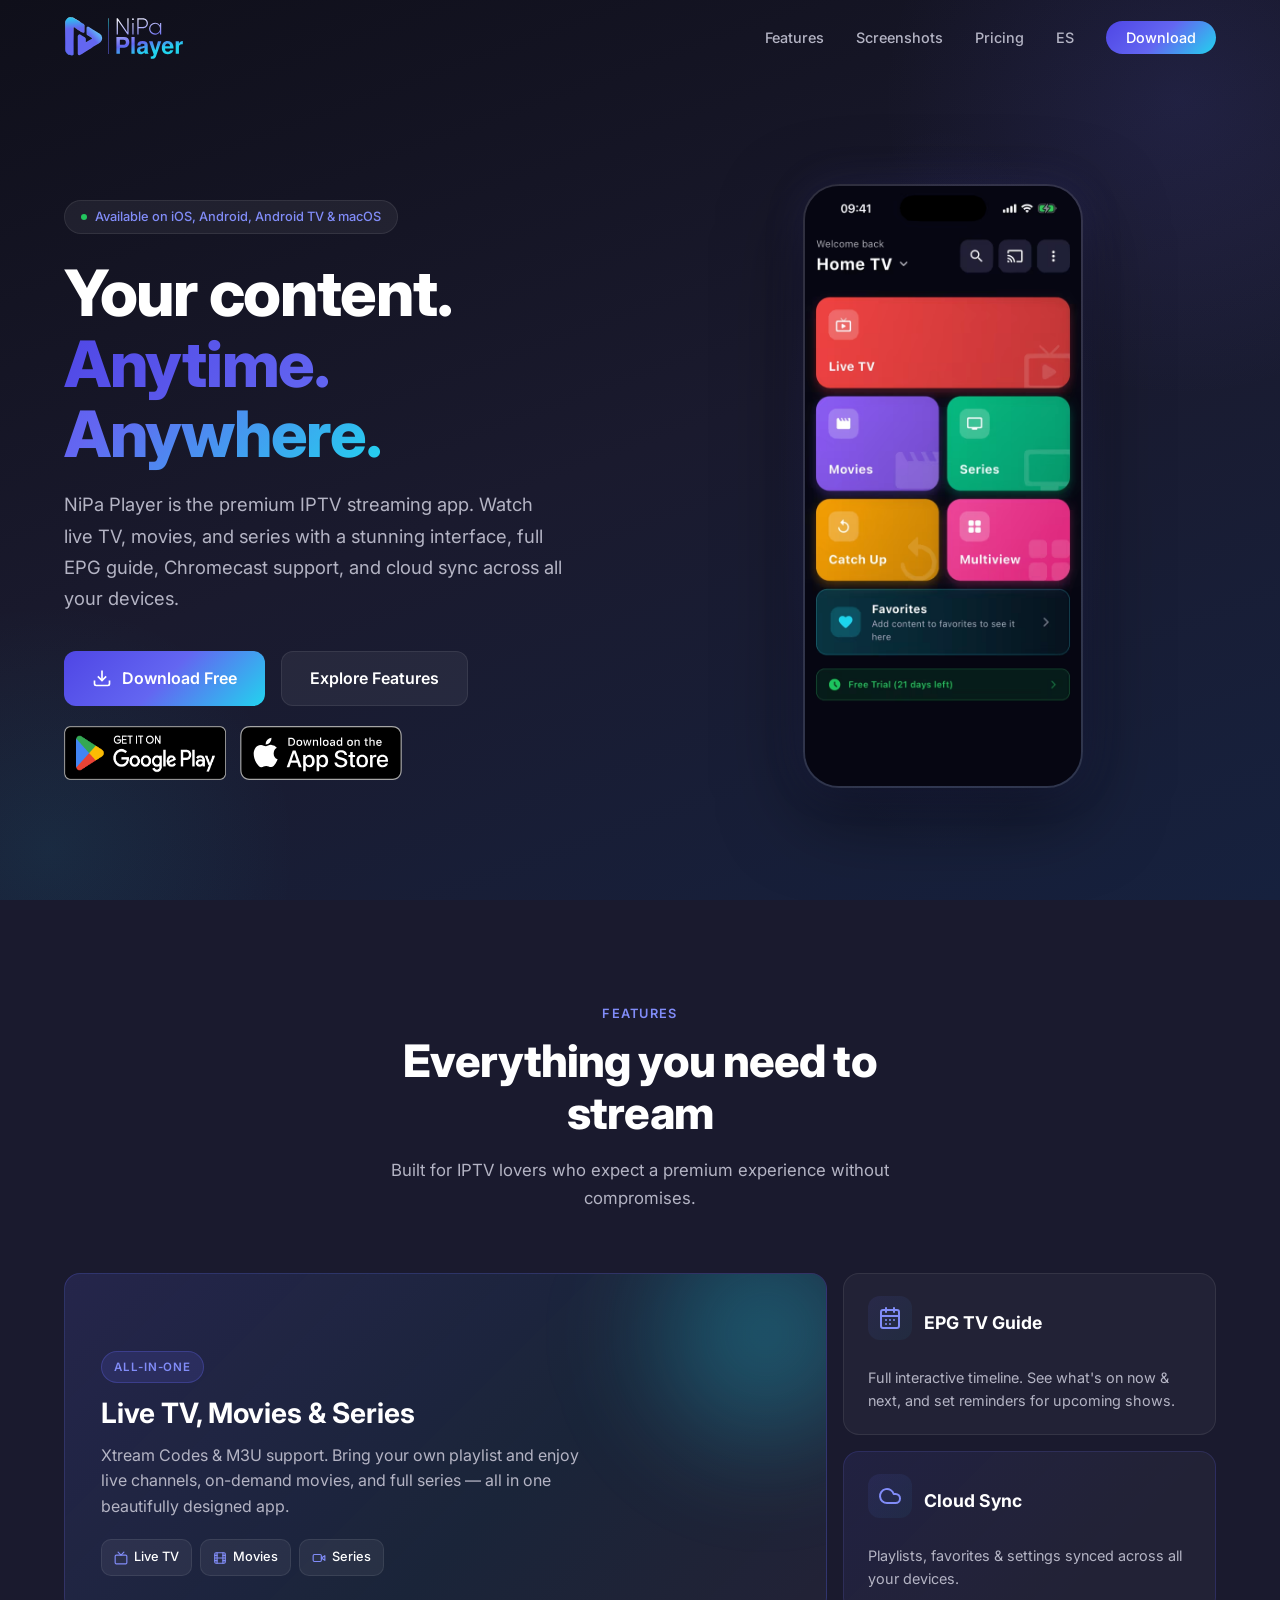
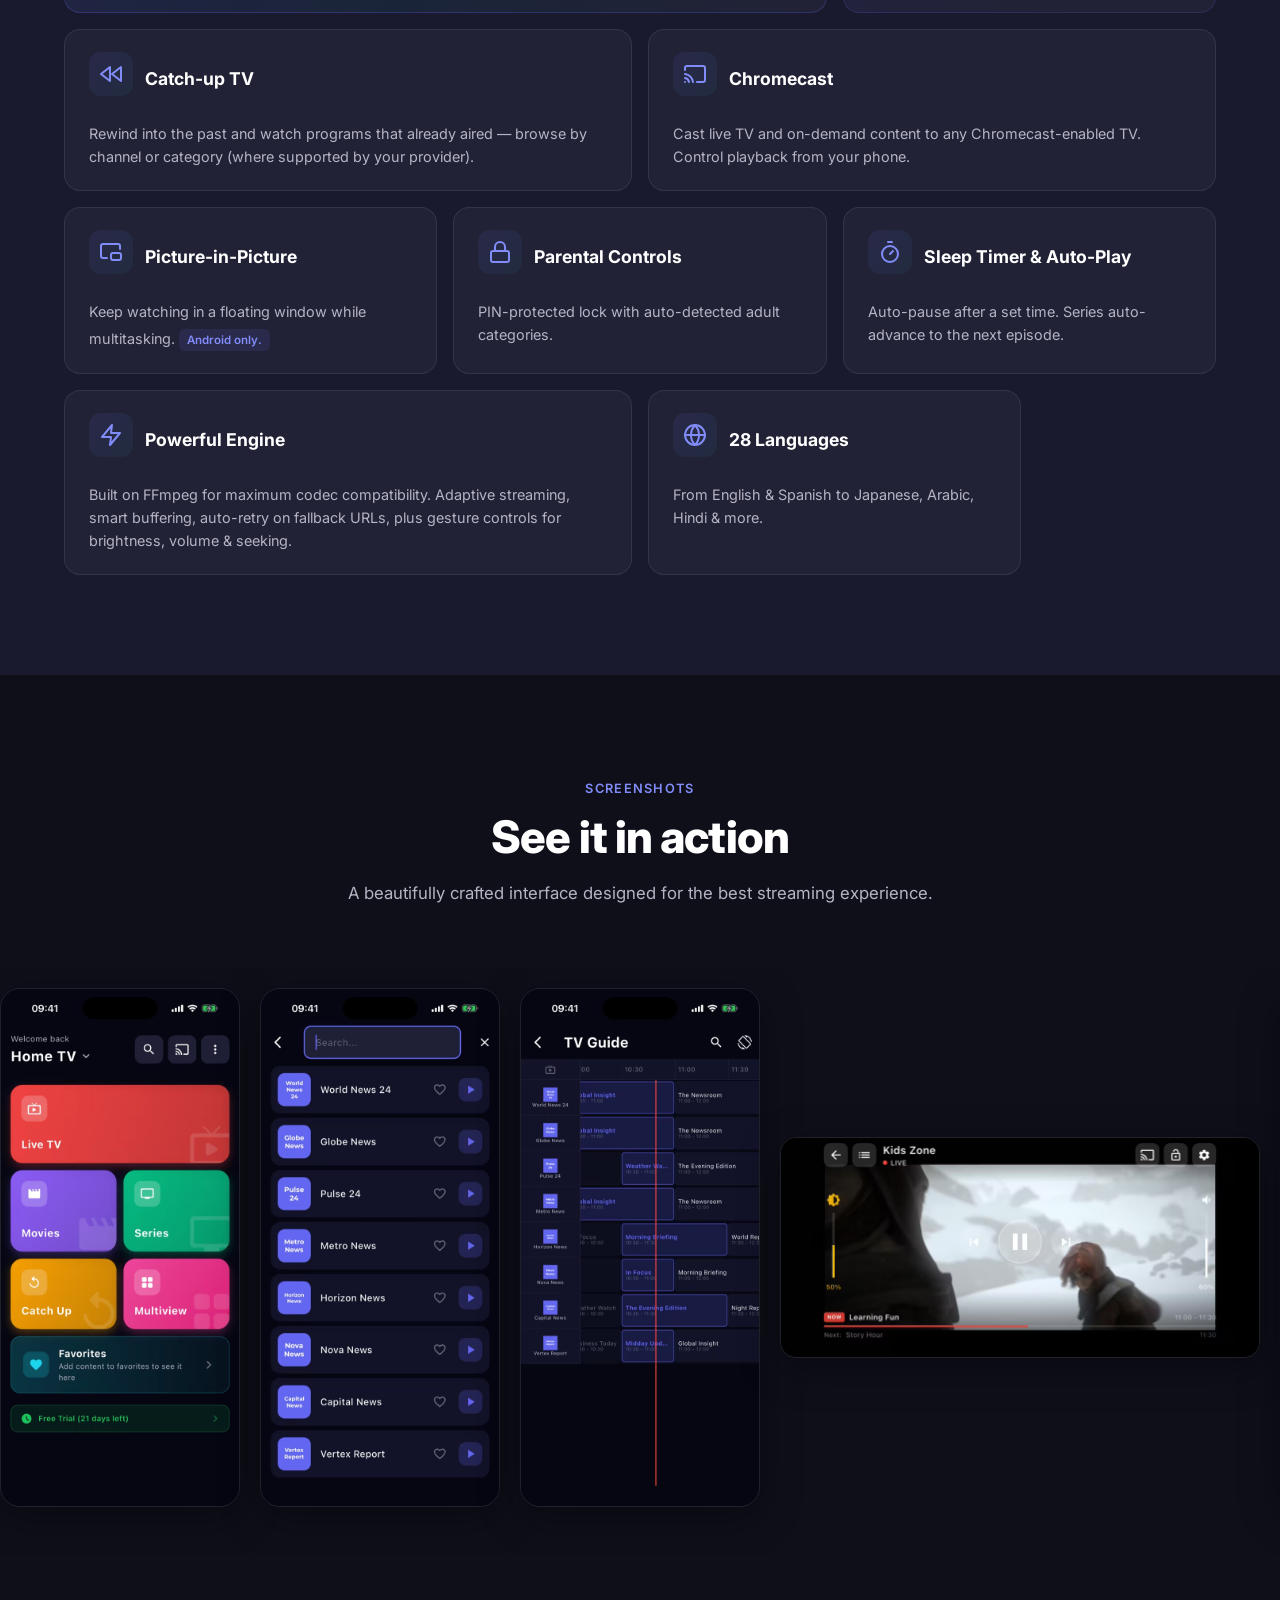
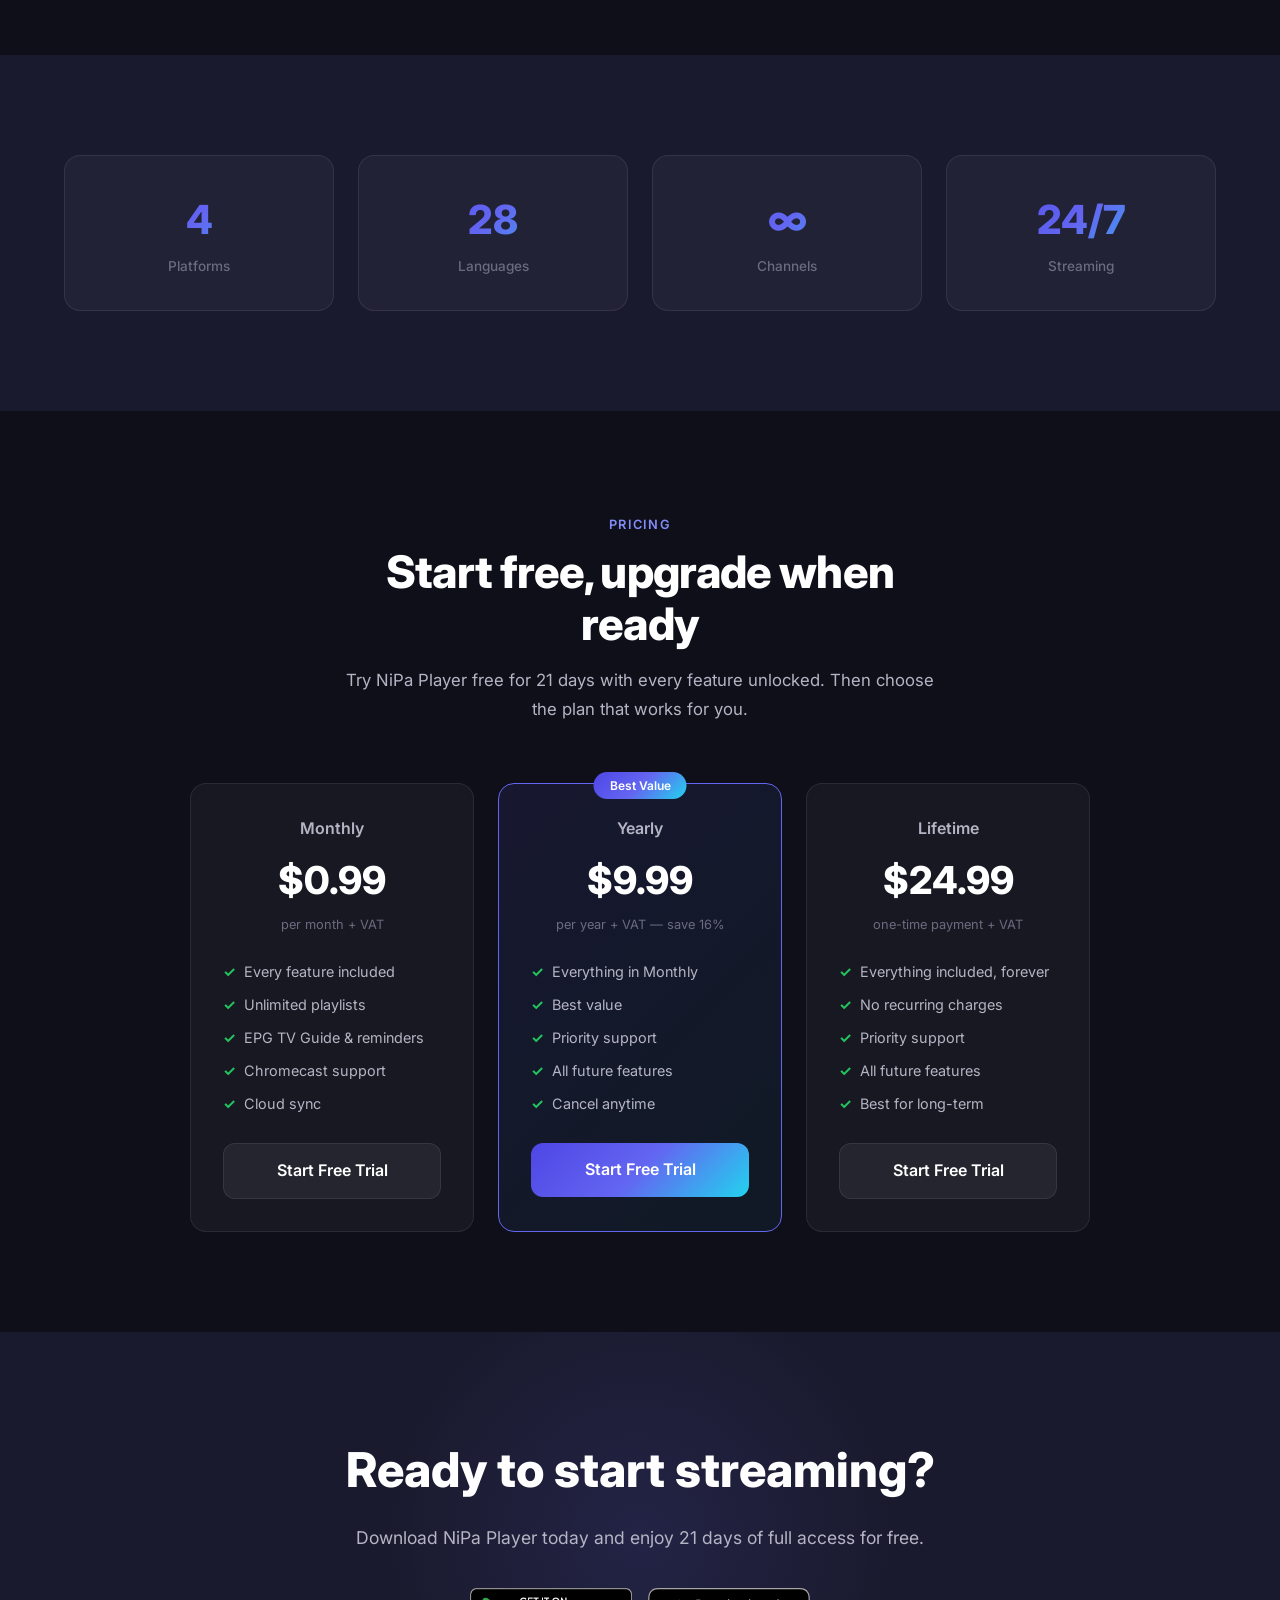
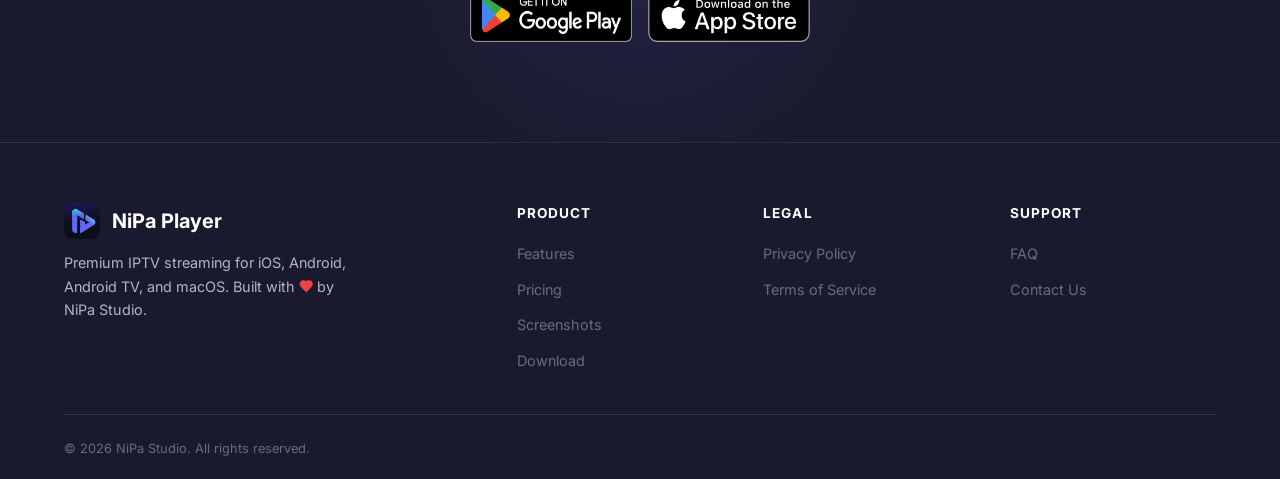
<file: index.html>
<!DOCTYPE html>
<html lang="en">

<head>
  <meta charset="UTF-8">
  <meta name="viewport" content="width=device-width, initial-scale=1.0">
  <title>NiPa Player — Premium IPTV Player for iOS, Android & Android TV</title>
  <meta name="description"
    content="Stream live TV, movies, and series with NiPa Player. EPG TV guide, Chromecast, cloud sync, and more. Available on iOS, Android, Android TV, and macOS.">
  <meta name="keywords" content="IPTV player, live TV, streaming, Chromecast, EPG, M3U, Xtream Codes, iOS, Android, Android TV, macOS">
  <link rel="canonical" href="https://www.nipaplayer.com/">
  <link rel="alternate" hreflang="en" href="https://www.nipaplayer.com/">
  <link rel="alternate" hreflang="es" href="https://www.nipaplayer.com/es/">
  <link rel="alternate" hreflang="x-default" href="https://www.nipaplayer.com/">

  <!-- Open Graph -->
  <meta property="og:title" content="NiPa Player — Premium IPTV Player">
  <meta property="og:description"
    content="Stream live TV, movies, and series. EPG guide, Chromecast, cloud sync, and more.">
  <meta property="og:type" content="website">
  <meta property="og:url" content="https://www.nipaplayer.com/">
  <meta property="og:image" content="https://www.nipaplayer.com/assets/icon.png">

  <!-- Twitter -->
  <meta name="twitter:card" content="summary">
  <meta name="twitter:title" content="NiPa Player — Premium IPTV Player">
  <meta name="twitter:description"
    content="Stream live TV, movies, and series. EPG guide, Chromecast, cloud sync, and more.">
  <meta name="twitter:image" content="https://www.nipaplayer.com/assets/icon.png">

  <!-- Favicon -->
  <link rel="icon" href="/favicon.ico" sizes="32x32">
    <link rel="icon" type="image/png" sizes="16x16" href="/assets/favicon-16x16.png">
    <link rel="icon" type="image/png" sizes="32x32" href="/assets/favicon-32x32.png">
    <link rel="icon" type="image/png" sizes="96x96" href="/assets/favicon-96x96.png">
    <link rel="apple-touch-icon" sizes="180x180" href="/assets/apple-touch-icon.png">
    <link rel="manifest" href="/site.webmanifest">
    <meta name="theme-color" content="#0f0f1a">

  <!-- Fonts (preconnect + non-blocking stylesheet; styles.css no longer @imports them) -->
  <link rel="preconnect" href="https://fonts.googleapis.com">
  <link rel="preconnect" href="https://fonts.gstatic.com" crossorigin>
  <link rel="stylesheet"
    href="https://fonts.googleapis.com/css2?family=Inter:wght@300;400;500;600;700;800;900&display=swap">

  <!-- Styles -->
  <link rel="stylesheet" href="/assets/css/styles.css">

  <!-- Structured data -->
  <script type="application/ld+json">
  {
    "@context": "https://schema.org",
    "@type": "SoftwareApplication",
    "name": "NiPa Player",
    "url": "https://www.nipaplayer.com/",
    "description": "Premium IPTV player for live TV, movies, and series with EPG TV guide, Chromecast, catch-up TV, and encrypted cloud sync. Bring your own Xtream Codes or M3U playlist.",
    "operatingSystem": "iOS 15+, Android 7+, Android TV, macOS",
    "applicationCategory": "MultimediaApplication",
    "offers": {
      "@type": "AggregateOffer",
      "priceCurrency": "USD",
      "lowPrice": "0.99",
      "highPrice": "24.99",
      "offerCount": "3"
    },
    "installUrl": [
      "https://play.google.com/store/apps/details?id=com.nipaplayer.app",
      "https://apps.apple.com/es/app/nipa-player-iptv-m3u/id6760720773"
    ]
  }
  </script>
</head>

<body>

  <!-- ═══════════ Navigation ═══════════ -->
  <nav class="nav" id="nav">
    <div class="container">
      <a href="/" class="nav-brand">
        <img src="/assets/wordmark.svg" alt="NiPa Player" class="nav-wordmark" height="44">
      </a>
      <ul class="nav-links">
        <li><a href="#features">Features</a></li>
        <li><a href="#screenshots">Screenshots</a></li>
        <li><a href="#pricing">Pricing</a></li>
        <li><a href="/es/" hreflang="es" lang="es" title="Versión en español">ES</a></li>
        <li><a href="#download" class="nav-cta">Download</a></li>
      </ul>
      <button class="nav-toggle" id="navToggle" aria-label="Menu">☰</button>
    </div>
  </nav>

  <!-- ═══════════ Hero ═══════════ -->
  <section class="hero" id="hero">
    <div class="container">
      <div class="hero-content">
        <div class="hero-badge">
          <span class="dot"></span>
          Available on iOS, Android, Android TV & macOS
        </div>
        <h1>
          Your content.<br>
          <span class="gradient-text">Anytime. Anywhere.</span>
        </h1>
        <p>
          NiPa Player is the premium IPTV streaming app. Watch live TV, movies, and series with a
          stunning interface, full EPG guide, Chromecast support, and cloud sync across all your devices.
        </p>
        <div class="hero-buttons">
          <a href="#download" class="btn-primary">
            <svg width="20" height="20" viewBox="0 0 24 24" fill="none" stroke="currentColor" stroke-width="2">
              <path d="M21 15v4a2 2 0 0 1-2 2H5a2 2 0 0 1-2-2v-4" />
              <polyline points="7 10 12 15 17 10" />
              <line x1="12" y1="15" x2="12" y2="3" />
            </svg>
            Download Free
          </a>
          <a href="#features" class="btn-secondary">
            Explore Features
          </a>
        </div>
        <div class="store-badges">
          <a href="https://play.google.com/store/apps/details?id=com.nipaplayer.app" target="_blank" rel="noopener" class="store-badge-link">
            <img src="/assets/badges/google-play-en.png" alt="Get it on Google Play" class="badge-gplay"
              width="563" height="168">
          </a>
          <a href="https://apps.apple.com/es/app/nipa-player-iptv-m3u/id6760720773" target="_blank" rel="noopener" class="store-badge-link">
            <img src="/assets/badges/app-store-en.svg" alt="Download on the App Store" class="badge-appstore"
              width="120" height="40">
          </a>
        </div>
      </div>
      <div class="hero-visual">
        <div class="phone-mockup">
          <div class="glow"></div>
          <picture>
            <source srcset="assets/001-home.avif" type="image/avif">
            <img src="/assets/001-home.png" alt="NiPa Player app screenshot" class="phone-frame"
              width="600" height="1304" fetchpriority="high" decoding="async">
          </picture>
        </div>
      </div>
    </div>
  </section>

  <!-- ═══════════ Features ═══════════ -->
  <section class="section section-alt" id="features">
    <div class="container">
      <div class="section-header animate-on-scroll">
        <span class="overline">Features</span>
        <h2>Everything you need to stream</h2>
        <p>Built for IPTV lovers who expect a premium experience without compromises.</p>
      </div>

      <div class="bento">

        <!-- Hero card: Live TV + Movies + Series -->
        <div class="bento-card bento-hero animate-on-scroll">
          <div class="bento-hero-content">
            <span class="bento-tag">All-in-one</span>
            <h3>Live TV, Movies & Series</h3>
            <p>Xtream Codes &amp; M3U support. Bring your own playlist and enjoy live channels, on-demand movies, and full series — all in one beautifully designed app.</p>
            <div class="bento-chips">
              <span class="bento-chip"><svg xmlns="http://www.w3.org/2000/svg" viewBox="0 0 24 24" fill="none" stroke="currentColor" stroke-width="2" stroke-linecap="round" stroke-linejoin="round" aria-hidden="true"><rect width="20" height="15" x="2" y="7" rx="2"/><polyline points="17 2 12 7 7 2"/></svg> Live TV</span>
              <span class="bento-chip"><svg xmlns="http://www.w3.org/2000/svg" viewBox="0 0 24 24" fill="none" stroke="currentColor" stroke-width="2" stroke-linecap="round" stroke-linejoin="round" aria-hidden="true"><rect width="18" height="18" x="3" y="3" rx="2"/><path d="M7 3v18"/><path d="M3 7.5h4"/><path d="M3 12h18"/><path d="M3 16.5h4"/><path d="M17 3v18"/><path d="M17 7.5h4"/><path d="M17 16.5h4"/></svg> Movies</span>
              <span class="bento-chip"><svg xmlns="http://www.w3.org/2000/svg" viewBox="0 0 24 24" fill="none" stroke="currentColor" stroke-width="2" stroke-linecap="round" stroke-linejoin="round" aria-hidden="true"><path d="m22 8-6 4 6 4V8Z"/><rect width="14" height="12" x="2" y="6" rx="2"/></svg> Series</span>
            </div>
          </div>
          <div class="bento-hero-glow"></div>
        </div>

        <!-- EPG -->
        <div class="bento-card bento-sm animate-on-scroll">
          <div class="bento-head">
            <span class="feature-icon"><svg xmlns="http://www.w3.org/2000/svg" viewBox="0 0 24 24" fill="none" stroke="currentColor" stroke-width="2" stroke-linecap="round" stroke-linejoin="round" aria-hidden="true"><path d="M8 2v4"/><path d="M16 2v4"/><rect width="18" height="18" x="3" y="4" rx="2"/><path d="M3 10h18"/><path d="M8 14h.01"/><path d="M12 14h.01"/><path d="M16 14h.01"/><path d="M8 18h.01"/><path d="M12 18h.01"/></svg></span>
            <h3>EPG TV Guide</h3>
          </div>
          <p>Full interactive timeline. See what's on now & next, and set reminders for upcoming shows.</p>
        </div>

        <!-- Cloud Sync -->
        <div class="bento-card bento-sm bento-accent animate-on-scroll">
          <div class="bento-head">
            <span class="feature-icon"><svg xmlns="http://www.w3.org/2000/svg" viewBox="0 0 24 24" fill="none" stroke="currentColor" stroke-width="2" stroke-linecap="round" stroke-linejoin="round" aria-hidden="true"><path d="M17.5 19H9a7 7 0 1 1 6.71-9h1.79a4.5 4.5 0 1 1 0 9Z"/></svg></span>
            <h3>Cloud Sync</h3>
          </div>
          <p>Playlists, favorites &amp; settings synced across all your devices.</p>
        </div>

        <!-- Catch-up TV (wide) -->
        <div class="bento-card bento-md animate-on-scroll">
          <div class="bento-head">
            <span class="feature-icon"><svg xmlns="http://www.w3.org/2000/svg" viewBox="0 0 24 24" fill="none" stroke="currentColor" stroke-width="2" stroke-linecap="round" stroke-linejoin="round" aria-hidden="true"><polygon points="11 19 2 12 11 5 11 19"/><polygon points="22 19 13 12 22 5 22 19"/></svg></span>
            <h3>Catch-up TV</h3>
          </div>
          <p>Rewind into the past and watch programs that already aired — browse by channel or category (where supported by your provider).</p>
        </div>

        <!-- Chromecast (wide) -->
        <div class="bento-card bento-md animate-on-scroll">
          <div class="bento-head">
            <span class="feature-icon"><svg xmlns="http://www.w3.org/2000/svg" viewBox="0 0 24 24" fill="none" stroke="currentColor" stroke-width="2" stroke-linecap="round" stroke-linejoin="round" aria-hidden="true"><path d="M2 8V6a2 2 0 0 1 2-2h16a2 2 0 0 1 2 2v12a2 2 0 0 1-2 2h-6"/><path d="M2 12a9 9 0 0 1 8 8"/><path d="M2 16a5 5 0 0 1 4 4"/><line x1="2" x2="2.01" y1="20" y2="20"/></svg></span>
            <h3>Chromecast</h3>
          </div>
          <p>Cast live TV and on-demand content to any Chromecast-enabled TV. Control playback from your phone.</p>
        </div>

        <!-- Picture-in-Picture -->
        <div class="bento-card bento-sm animate-on-scroll">
          <div class="bento-head">
            <span class="feature-icon"><svg xmlns="http://www.w3.org/2000/svg" viewBox="0 0 24 24" fill="none" stroke="currentColor" stroke-width="2" stroke-linecap="round" stroke-linejoin="round" aria-hidden="true"><path d="M21 9V6a2 2 0 0 0-2-2H4a2 2 0 0 0-2 2v10c0 1.1.9 2 2 2h4"/><rect width="10" height="7" x="12" y="13" rx="2"/></svg></span>
            <h3>Picture-in-Picture</h3>
          </div>
          <p>Keep watching in a floating window while multitasking. <span class="bento-note">Android only.</span></p>
        </div>

        <!-- Parental Controls -->
        <div class="bento-card bento-sm animate-on-scroll">
          <div class="bento-head">
            <span class="feature-icon"><svg xmlns="http://www.w3.org/2000/svg" viewBox="0 0 24 24" fill="none" stroke="currentColor" stroke-width="2" stroke-linecap="round" stroke-linejoin="round" aria-hidden="true"><rect width="18" height="11" x="3" y="11" rx="2" ry="2"/><path d="M7 11V7a5 5 0 0 1 10 0v4"/></svg></span>
            <h3>Parental Controls</h3>
          </div>
          <p>PIN-protected lock with auto-detected adult categories.</p>
        </div>

        <!-- Sleep Timer + Auto-Play -->
        <div class="bento-card bento-sm animate-on-scroll">
          <div class="bento-head">
            <span class="feature-icon"><svg xmlns="http://www.w3.org/2000/svg" viewBox="0 0 24 24" fill="none" stroke="currentColor" stroke-width="2" stroke-linecap="round" stroke-linejoin="round" aria-hidden="true"><line x1="10" x2="14" y1="2" y2="2"/><line x1="12" x2="15" y1="14" y2="11"/><circle cx="12" cy="14" r="8"/></svg></span>
            <h3>Sleep Timer &amp; Auto-Play</h3>
          </div>
          <p>Auto-pause after a set time. Series auto-advance to the next episode.</p>
        </div>

        <!-- Powerful Engine (wide) -->
        <div class="bento-card bento-md animate-on-scroll">
          <div class="bento-head">
            <span class="feature-icon"><svg xmlns="http://www.w3.org/2000/svg" viewBox="0 0 24 24" fill="none" stroke="currentColor" stroke-width="2" stroke-linecap="round" stroke-linejoin="round" aria-hidden="true"><polygon points="13 2 3 14 12 14 11 22 21 10 12 10 13 2"/></svg></span>
            <h3>Powerful Engine</h3>
          </div>
          <p>Built on FFmpeg for maximum codec compatibility. Adaptive streaming, smart buffering, auto-retry on fallback URLs, plus gesture controls for brightness, volume &amp; seeking.</p>
        </div>

        <!-- 28 Languages -->
        <div class="bento-card bento-sm animate-on-scroll">
          <div class="bento-head">
            <span class="feature-icon"><svg xmlns="http://www.w3.org/2000/svg" viewBox="0 0 24 24" fill="none" stroke="currentColor" stroke-width="2" stroke-linecap="round" stroke-linejoin="round" aria-hidden="true"><circle cx="12" cy="12" r="10"/><path d="M12 2a14.5 14.5 0 0 0 0 20 14.5 14.5 0 0 0 0-20"/><path d="M2 12h20"/></svg></span>
            <h3>28 Languages</h3>
          </div>
          <p>From English &amp; Spanish to Japanese, Arabic, Hindi &amp; more.</p>
        </div>

      </div>
    </div>
  </section>

  <!-- ═══════════ Screenshots ═══════════ -->
  <section class="section" id="screenshots">
    <div class="container">
      <div class="section-header animate-on-scroll">
        <span class="overline">Screenshots</span>
        <h2>See it in action</h2>
        <p>A beautifully crafted interface designed for the best streaming experience.</p>
      </div>
    </div>
    <div class="screenshots-scroll" id="screenshotsScroll">
      <div class="screenshot-item">
        <picture>
          <source srcset="assets/001-home.avif" type="image/avif">
          <img src="/assets/001-home.png" alt="Home screen" width="600" height="1304" loading="lazy" decoding="async">
        </picture>
      </div>
      <div class="screenshot-item">
        <picture>
          <source srcset="assets/002-channels.avif" type="image/avif">
          <img src="/assets/002-channels.png" alt="Channels" width="600" height="1304" loading="lazy" decoding="async">
        </picture>
      </div>
      <div class="screenshot-item">
        <picture>
          <source srcset="assets/003-epg-guide.avif" type="image/avif">
          <img src="/assets/003-epg-guide.png" alt="EPG TV Guide" width="600" height="1304" loading="lazy" decoding="async">
        </picture>
      </div>
      <div class="screenshot-item landscape">
        <picture>
          <source srcset="assets/004-player.avif" type="image/avif">
          <img src="/assets/004-player.png" alt="Video player" width="960" height="441" loading="lazy" decoding="async">
        </picture>
      </div>
      <div class="screenshot-item">
        <picture>
          <source srcset="assets/005-chromecast.avif" type="image/avif">
          <img src="/assets/005-chromecast.png" alt="Chromecast" width="600" height="1304" loading="lazy" decoding="async">
        </picture>
      </div>
      <div class="screenshot-item">
        <picture>
          <source srcset="assets/006-multiview.avif" type="image/avif">
          <img src="/assets/006-multiview.png" alt="Multiview" width="600" height="1304" loading="lazy" decoding="async">
        </picture>
      </div>
      <div class="screenshot-item">
        <picture>
          <source srcset="assets/007-add-playlist.avif" type="image/avif">
          <img src="/assets/007-add-playlist.png" alt="Add Playlist" width="600" height="1304" loading="lazy" decoding="async">
        </picture>
      </div>
      <div class="screenshot-item">
        <picture>
          <source srcset="assets/008-settings.avif" type="image/avif">
          <img src="/assets/008-settings.png" alt="Settings" width="600" height="1304" loading="lazy" decoding="async">
        </picture>
      </div>
    </div>
  </section>

  <!-- ═══════════ Stats ═══════════ -->
  <section class="section section-alt">
    <div class="container">
      <div class="stats-row">
        <div class="stat-item animate-on-scroll">
          <div class="stat-number">4</div>
          <div class="stat-label">Platforms</div>
        </div>
        <div class="stat-item animate-on-scroll">
          <div class="stat-number">28</div>
          <div class="stat-label">Languages</div>
        </div>
        <div class="stat-item animate-on-scroll">
          <div class="stat-number">∞</div>
          <div class="stat-label">Channels</div>
        </div>
        <div class="stat-item animate-on-scroll">
          <div class="stat-number">24/7</div>
          <div class="stat-label">Streaming</div>
        </div>
      </div>
    </div>
  </section>

  <!-- ═══════════ Pricing ═══════════ -->
  <section class="section" id="pricing">
    <div class="container">
      <div class="section-header animate-on-scroll">
        <span class="overline">Pricing</span>
        <h2>Start free, upgrade when ready</h2>
        <p>Try NiPa Player free for 21 days with every feature unlocked. Then choose the plan that works for you.</p>
      </div>

      <div class="pricing-grid">
        <div class="pricing-card animate-on-scroll">
          <div class="pricing-title">Monthly</div>
          <div class="pricing-price">$0.99</div>
          <div class="pricing-period">per month + VAT</div>
          <ul class="pricing-features">
            <li>Every feature included</li>
            <li>Unlimited playlists</li>
            <li>EPG TV Guide & reminders</li>
            <li>Chromecast support</li>
            <li>Cloud sync</li>
          </ul>
          <a href="#download" class="btn-secondary" style="width: 100%; justify-content: center;">Start Free Trial</a>
        </div>

        <div class="pricing-card featured animate-on-scroll">
          <div class="pricing-title">Yearly</div>
          <div class="pricing-price">$9.99</div>
          <div class="pricing-period">per year + VAT — save 16%</div>
          <ul class="pricing-features">
            <li>Everything in Monthly</li>
            <li>Best value</li>
            <li>Priority support</li>
            <li>All future features</li>
            <li>Cancel anytime</li>
          </ul>
          <a href="#download" class="btn-primary" style="width: 100%; justify-content: center;">Start Free Trial</a>
        </div>

        <div class="pricing-card animate-on-scroll">
          <div class="pricing-title">Lifetime</div>
          <div class="pricing-price">$24.99</div>
          <div class="pricing-period">one-time payment + VAT</div>
          <ul class="pricing-features">
            <li>Everything included, forever</li>
            <li>No recurring charges</li>
            <li>Priority support</li>
            <li>All future features</li>
            <li>Best for long-term</li>
          </ul>
          <a href="#download" class="btn-secondary" style="width: 100%; justify-content: center;">Start Free Trial</a>
        </div>
      </div>
    </div>
  </section>

  <!-- ═══════════ CTA ═══════════ -->
  <section class="cta-section section-alt" id="download">
    <div class="container">
      <h2>Ready to start streaming?</h2>
      <p>Download NiPa Player today and enjoy 21 days of full access for free.</p>
      <div class="cta-buttons store-badges" style="justify-content: center;">
        <a href="https://play.google.com/store/apps/details?id=com.nipaplayer.app" target="_blank" rel="noopener" class="store-badge-link">
          <img src="/assets/badges/google-play-en.png" alt="Get it on Google Play" class="badge-gplay"
            width="563" height="168" loading="lazy">
        </a>
        <a href="https://apps.apple.com/es/app/nipa-player-iptv-m3u/id6760720773" target="_blank" rel="noopener" class="store-badge-link">
          <img src="/assets/badges/app-store-en.svg" alt="Download on the App Store" class="badge-appstore"
            width="120" height="40" loading="lazy">
        </a>
      </div>
    </div>
  </section>

  <!-- ═══════════ Footer ═══════════ -->
  <footer class="footer">
    <div class="container">
      <div class="footer-grid">
        <div class="footer-brand">
          <a href="/" class="nav-brand">
            <img src="/assets/icon-128.png" alt="NiPa Player" width="32" height="32" style="border-radius: 8px;"
              loading="lazy" onerror="this.style.display='none'">
            <span>NiPa Player</span>
          </a>
          <p>Premium IPTV streaming for iOS, Android, Android TV, and macOS. Built with <svg xmlns="http://www.w3.org/2000/svg" viewBox="0 0 24 24" fill="currentColor" stroke="currentColor" stroke-width="2" stroke-linecap="round" stroke-linejoin="round" aria-hidden="true" class="icon-inline" style="color:#ef4444"><path d="M19 14c1.49-1.46 3-3.21 3-5.5A5.5 5.5 0 0 0 16.5 3c-1.76 0-3 .5-4.5 2-1.5-1.5-2.74-2-4.5-2A5.5 5.5 0 0 0 2 8.5c0 2.3 1.5 4.05 3 5.5l7 7Z"/></svg> by NiPa Studio.</p>
        </div>
        <div class="footer-col">
          <h4>Product</h4>
          <ul>
            <li><a href="#features">Features</a></li>
            <li><a href="#pricing">Pricing</a></li>
            <li><a href="#screenshots">Screenshots</a></li>
            <li><a href="#download">Download</a></li>
          </ul>
        </div>
        <div class="footer-col">
          <h4>Legal</h4>
          <ul>
            <li><a href="/privacy-policy.html">Privacy Policy</a></li>
            <li><a href="/terms.html">Terms of Service</a></li>
          </ul>
        </div>
        <div class="footer-col">
          <h4>Support</h4>
          <ul>
            <li><a href="/faq.html">FAQ</a></li>
            <li><a href="mailto:dev@nipaplayer.com">Contact Us</a></li>
          </ul>
        </div>
      </div>
      <div class="footer-bottom">
        <span>&copy; 2026 NiPa Studio. All rights reserved.</span>
      </div>
    </div>
  </footer>

  <!-- ═══════════ Scripts ═══════════ -->
  <script src="/assets/js/site.js" defer></script>

</body>

</html>
</file>
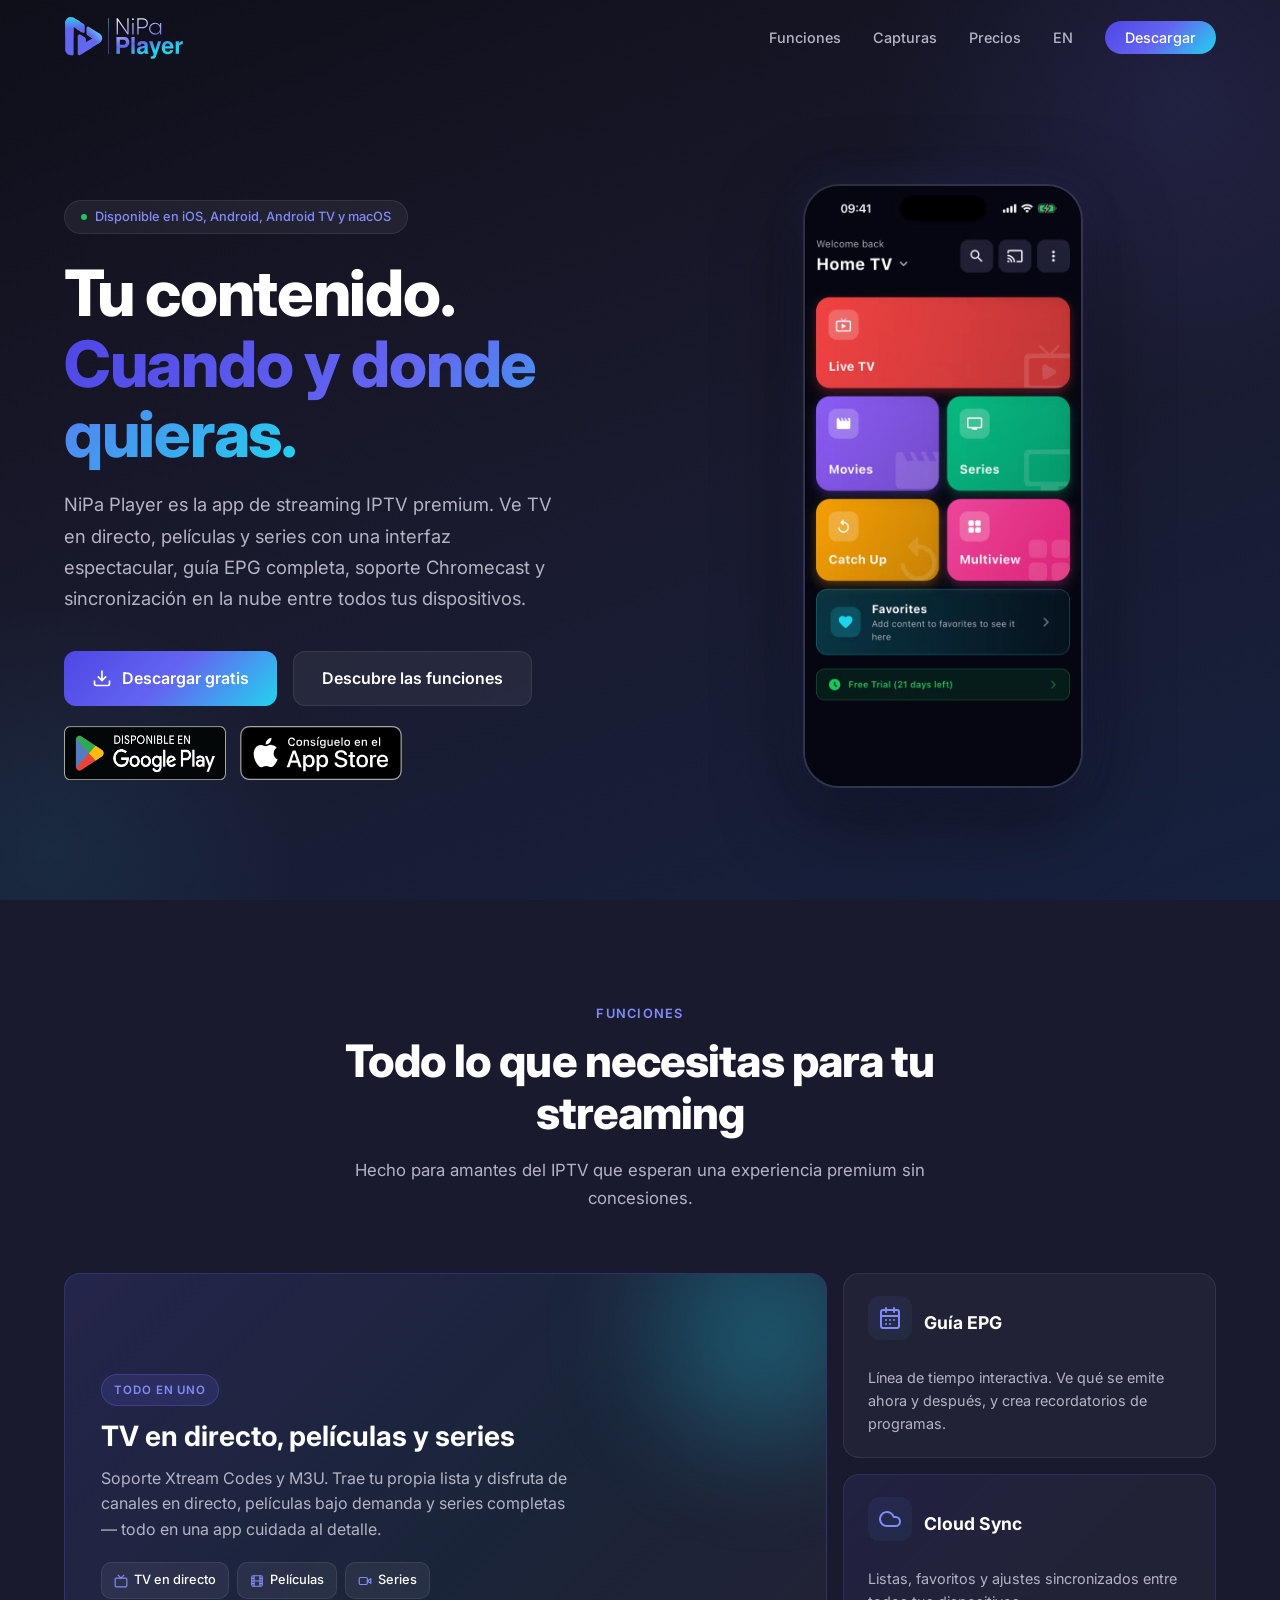
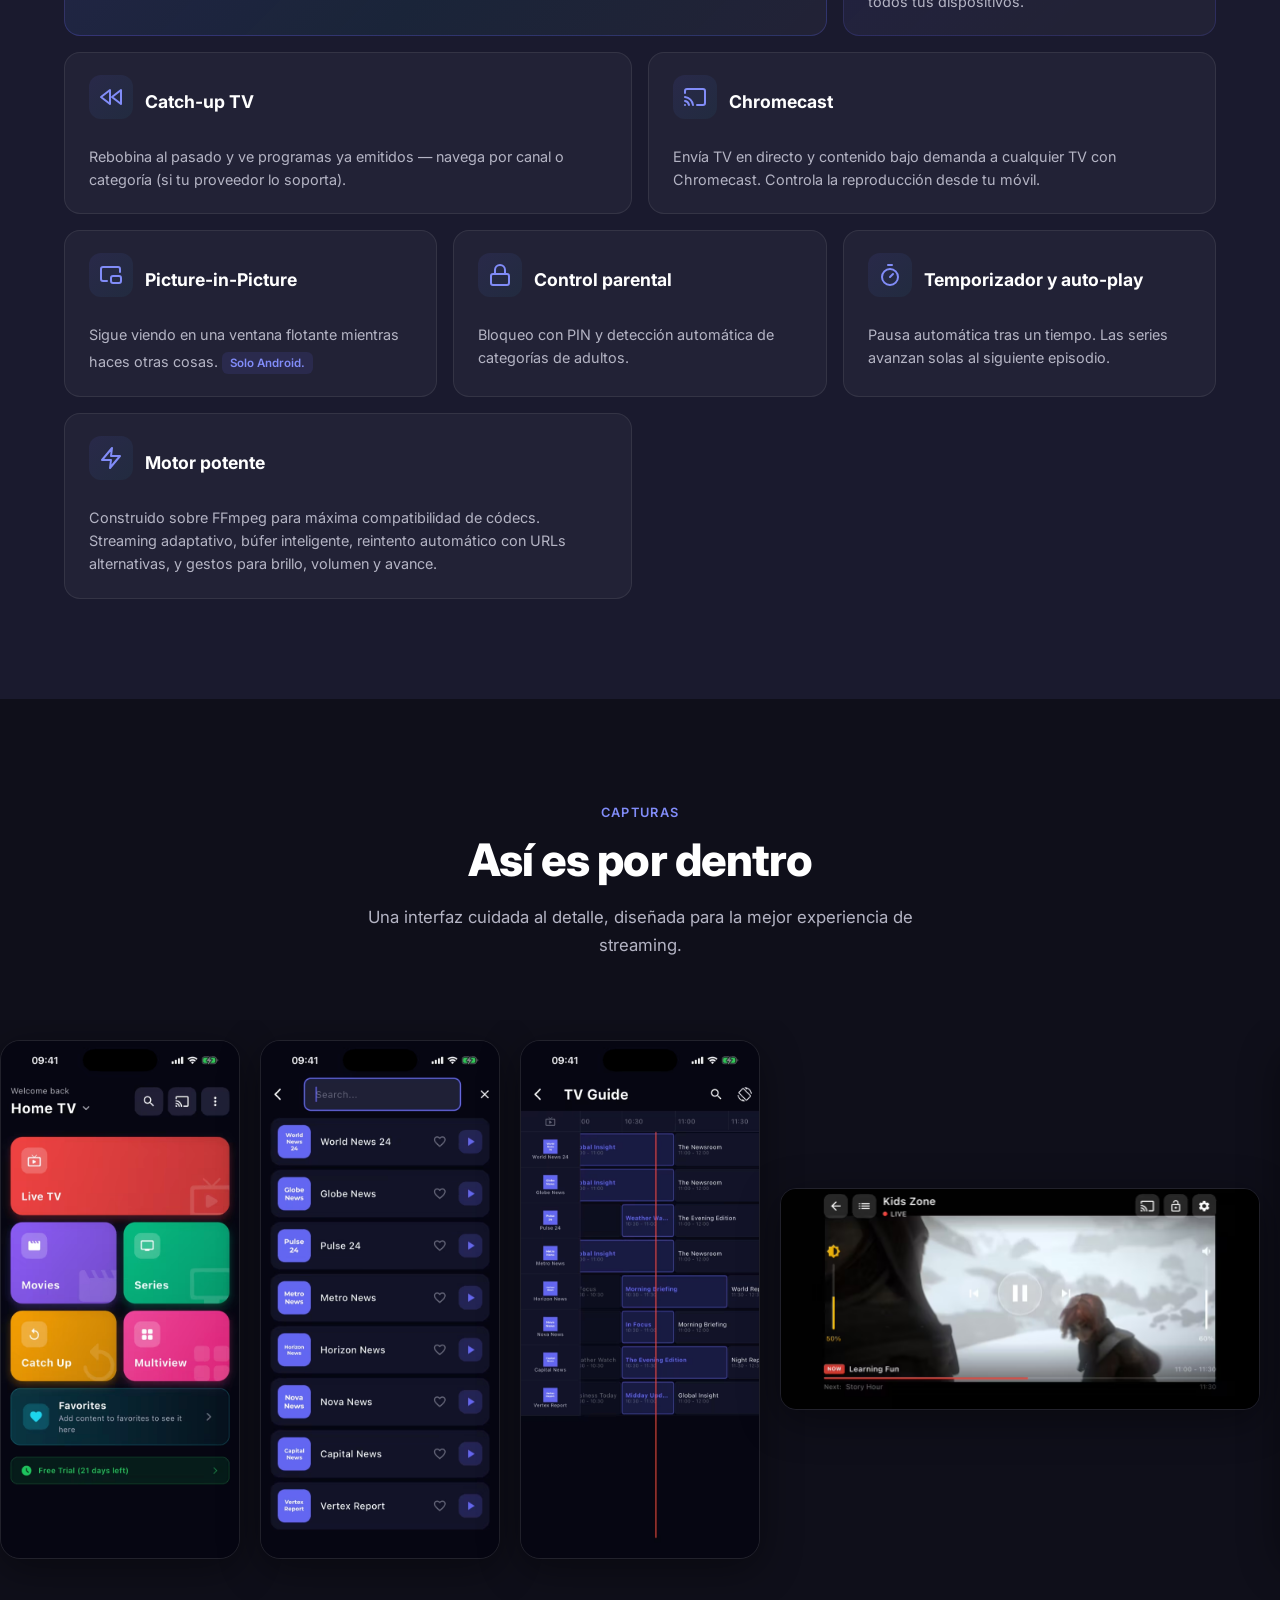
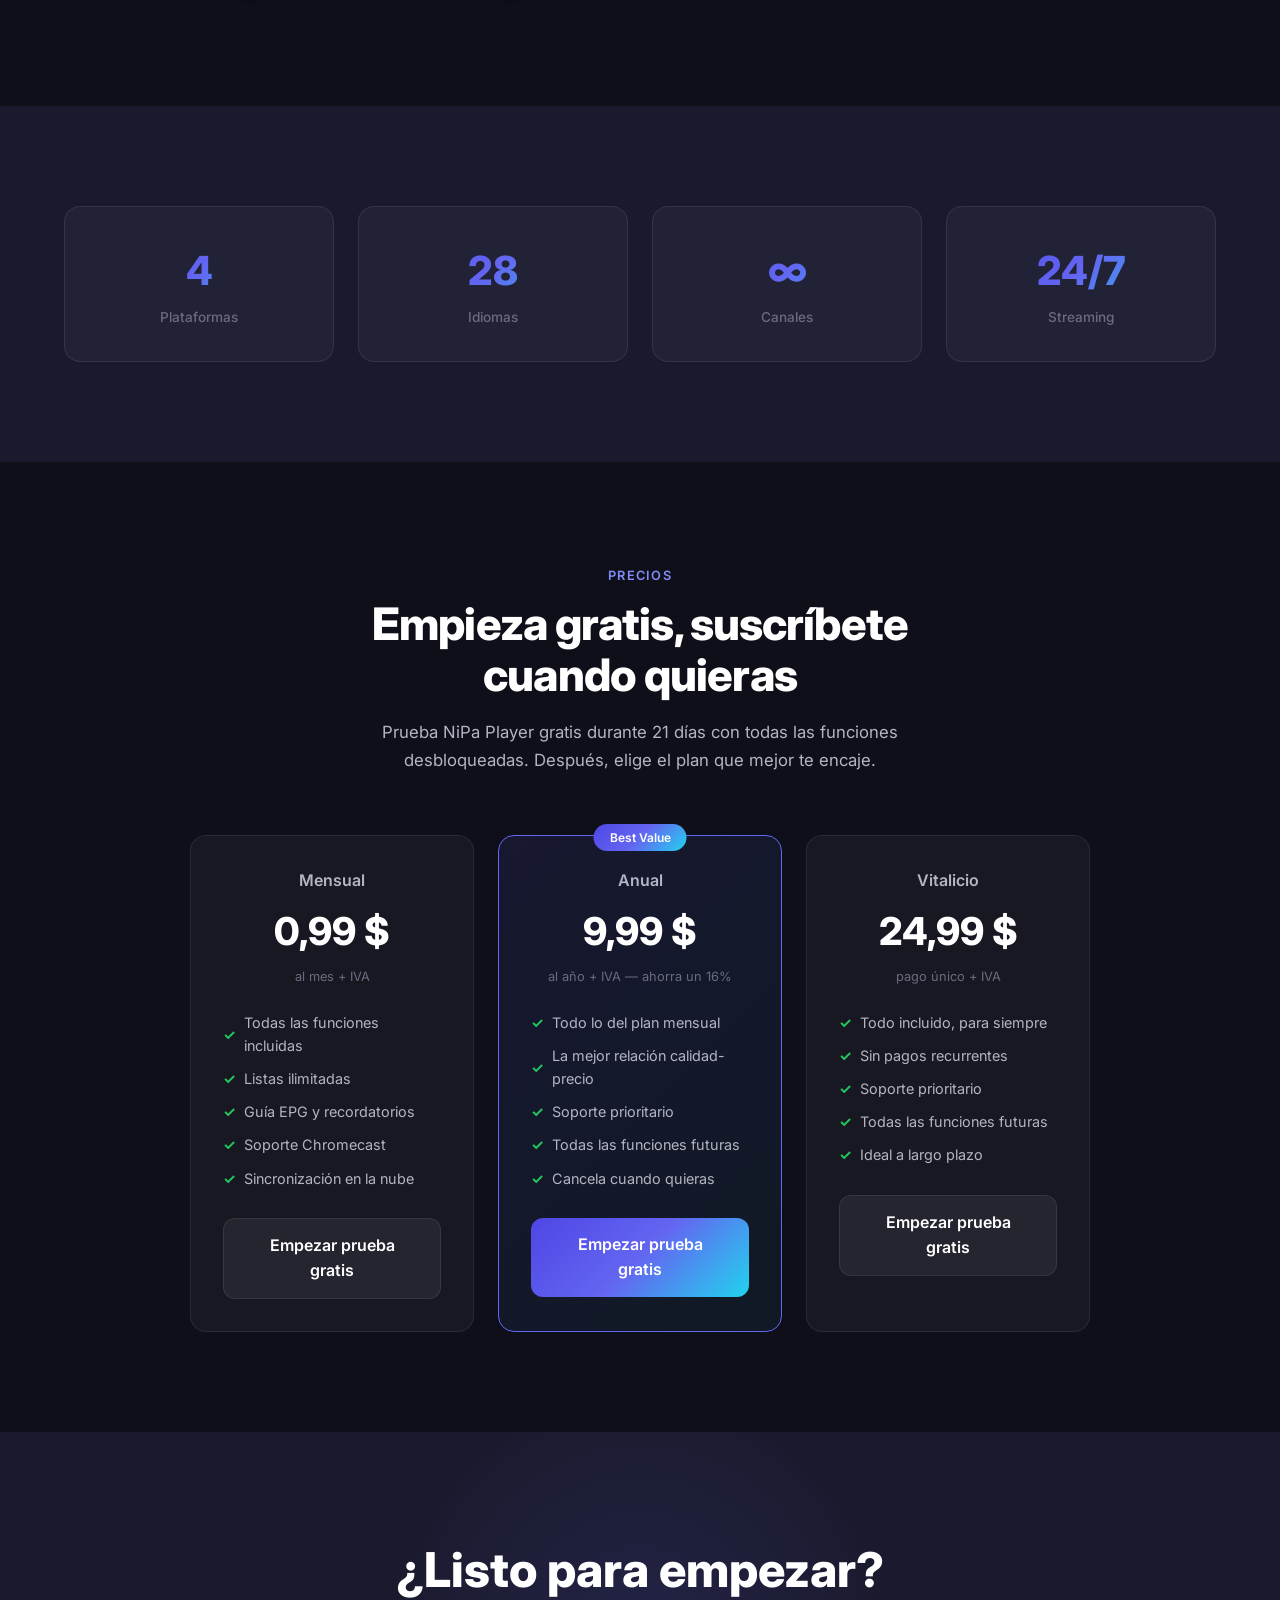
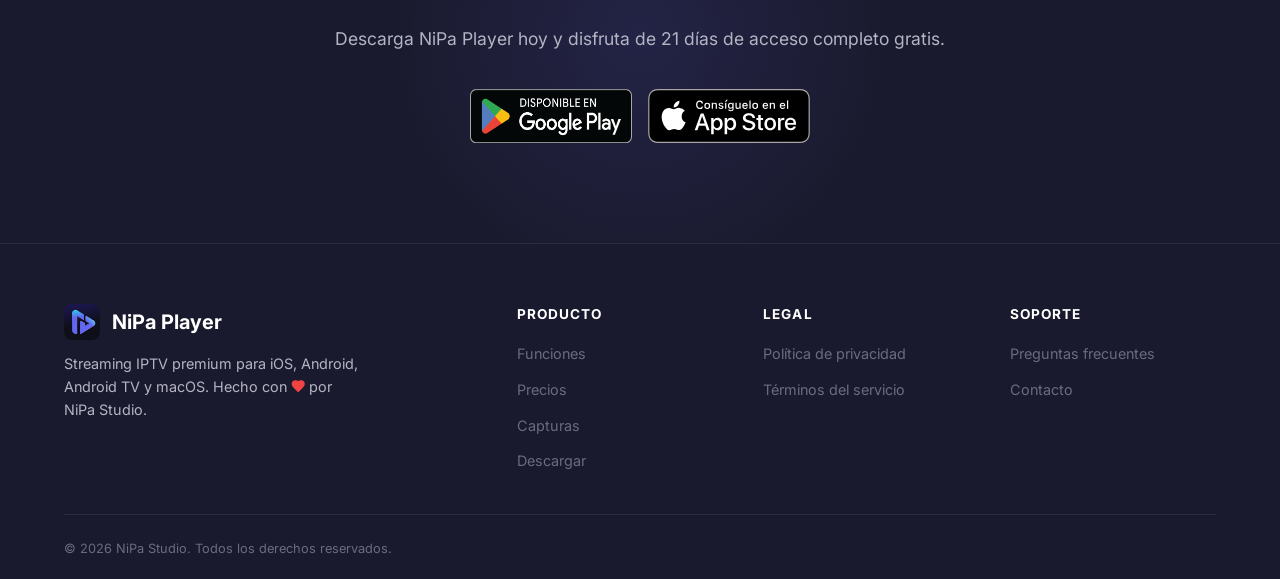
<file: es/index.html>
<!DOCTYPE html>
<html lang="es">

<head>
  <meta charset="UTF-8">
  <meta name="viewport" content="width=device-width, initial-scale=1.0">
  <title>NiPa Player — Reproductor IPTV premium para iOS, Android y Android TV</title>
  <meta name="description"
    content="Ve TV en directo, películas y series con NiPa Player. Guía EPG, Chromecast, sincronización en la nube y más. Disponible en iOS, Android, Android TV y macOS.">
  <meta name="keywords" content="reproductor IPTV, TV en directo, streaming, Chromecast, EPG, M3U, Xtream Codes, iOS, Android, Android TV, macOS">
  <link rel="canonical" href="https://www.nipaplayer.com/es/">
  <link rel="alternate" hreflang="en" href="https://www.nipaplayer.com/">
  <link rel="alternate" hreflang="es" href="https://www.nipaplayer.com/es/">
  <link rel="alternate" hreflang="x-default" href="https://www.nipaplayer.com/">

  <!-- Open Graph -->
  <meta property="og:title" content="NiPa Player — Reproductor IPTV premium">
  <meta property="og:description"
    content="Ve TV en directo, películas y series. Guía EPG, Chromecast, sincronización en la nube y más.">
  <meta property="og:type" content="website">
  <meta property="og:url" content="https://www.nipaplayer.com/es/">
  <meta property="og:image" content="https://www.nipaplayer.com/assets/icon.png">

  <!-- Twitter -->
  <meta name="twitter:card" content="summary">
  <meta name="twitter:title" content="NiPa Player — Reproductor IPTV premium">
  <meta name="twitter:description"
    content="Ve TV en directo, películas y series. Guía EPG, Chromecast, sincronización en la nube y más.">
  <meta name="twitter:image" content="https://www.nipaplayer.com/assets/icon.png">

  <!-- Favicon -->
  <link rel="icon" href="/favicon.ico" sizes="32x32">
    <link rel="icon" type="image/png" sizes="16x16" href="/assets/favicon-16x16.png">
    <link rel="icon" type="image/png" sizes="32x32" href="/assets/favicon-32x32.png">
    <link rel="icon" type="image/png" sizes="96x96" href="/assets/favicon-96x96.png">
    <link rel="apple-touch-icon" sizes="180x180" href="/assets/apple-touch-icon.png">
    <link rel="manifest" href="/site.webmanifest">
    <meta name="theme-color" content="#0f0f1a">

  <!-- Fonts (preconnect + non-blocking stylesheet; styles.css no longer @imports them) -->
  <link rel="preconnect" href="https://fonts.googleapis.com">
  <link rel="preconnect" href="https://fonts.gstatic.com" crossorigin>
  <link rel="stylesheet"
    href="https://fonts.googleapis.com/css2?family=Inter:wght@300;400;500;600;700;800;900&display=swap">

  <!-- Styles -->
  <link rel="stylesheet" href="/assets/css/styles.css">

  <!-- Structured data -->
  <script type="application/ld+json">
  {
    "@context": "https://schema.org",
    "@type": "SoftwareApplication",
    "name": "NiPa Player",
    "url": "https://www.nipaplayer.com/es/",
    "inLanguage": "es",
    "description": "Reproductor IPTV premium para TV en directo, películas y series con guía EPG, Chromecast, catch-up y sincronización cifrada en la nube. Trae tu propia lista Xtream Codes o M3U.",
    "operatingSystem": "iOS 15+, Android 7+, Android TV, macOS",
    "applicationCategory": "MultimediaApplication",
    "offers": {
      "@type": "AggregateOffer",
      "priceCurrency": "USD",
      "lowPrice": "0.99",
      "highPrice": "24.99",
      "offerCount": "3"
    },
    "installUrl": [
      "https://play.google.com/store/apps/details?id=com.nipaplayer.app",
      "https://apps.apple.com/es/app/nipa-player-iptv-m3u/id6760720773"
    ]
  }
  </script>
</head>

<body>

  <!-- ═══════════ Navigation ═══════════ -->
  <nav class="nav" id="nav">
    <div class="container">
      <a href="/es/" class="nav-brand">
        <img src="/assets/wordmark.svg" alt="NiPa Player" class="nav-wordmark" height="44">
      </a>
      <ul class="nav-links">
        <li><a href="#features">Funciones</a></li>
        <li><a href="#screenshots">Capturas</a></li>
        <li><a href="#pricing">Precios</a></li>
        <li><a href="/" hreflang="en" lang="en" title="English version">EN</a></li>
        <li><a href="#download" class="nav-cta">Descargar</a></li>
      </ul>
      <button class="nav-toggle" id="navToggle" aria-label="Menú">☰</button>
    </div>
  </nav>

  <!-- ═══════════ Hero ═══════════ -->
  <section class="hero" id="hero">
    <div class="container">
      <div class="hero-content">
        <div class="hero-badge">
          <span class="dot"></span>
          Disponible en iOS, Android, Android TV y macOS
        </div>
        <h1>
          Tu contenido.<br>
          <span class="gradient-text">Cuando y donde quieras.</span>
        </h1>
        <p>
          NiPa Player es la app de streaming IPTV premium. Ve TV en directo, películas y series con una
          interfaz espectacular, guía EPG completa, soporte Chromecast y sincronización en la nube entre
          todos tus dispositivos.
        </p>
        <div class="hero-buttons">
          <a href="#download" class="btn-primary">
            <svg width="20" height="20" viewBox="0 0 24 24" fill="none" stroke="currentColor" stroke-width="2">
              <path d="M21 15v4a2 2 0 0 1-2 2H5a2 2 0 0 1-2-2v-4" />
              <polyline points="7 10 12 15 17 10" />
              <line x1="12" y1="15" x2="12" y2="3" />
            </svg>
            Descargar gratis
          </a>
          <a href="#features" class="btn-secondary">
            Descubre las funciones
          </a>
        </div>
        <div class="store-badges">
          <a href="https://play.google.com/store/apps/details?id=com.nipaplayer.app" target="_blank" rel="noopener" class="store-badge-link">
            <img src="/assets/badges/google-play-es.png" alt="Disponible en Google Play" class="badge-gplay"
              width="646" height="191">
          </a>
          <a href="https://apps.apple.com/es/app/nipa-player-iptv-m3u/id6760720773" target="_blank" rel="noopener" class="store-badge-link">
            <img src="/assets/badges/app-store-es.svg" alt="Descárgalo en el App Store" class="badge-appstore"
              width="120" height="40">
          </a>
        </div>
      </div>
      <div class="hero-visual">
        <div class="phone-mockup">
          <div class="glow"></div>
          <picture>
            <source srcset="../assets/001-home.avif" type="image/avif">
            <img src="/assets/001-home.png" alt="Captura de pantalla de NiPa Player" class="phone-frame"
              width="600" height="1304" fetchpriority="high" decoding="async">
          </picture>
        </div>
      </div>
    </div>
  </section>

  <!-- ═══════════ Features ═══════════ -->
  <section class="section section-alt" id="features">
    <div class="container">
      <div class="section-header animate-on-scroll">
        <span class="overline">Funciones</span>
        <h2>Todo lo que necesitas para tu streaming</h2>
        <p>Hecho para amantes del IPTV que esperan una experiencia premium sin concesiones.</p>
      </div>

      <div class="bento">

        <!-- Hero card: Live TV + Movies + Series -->
        <div class="bento-card bento-hero animate-on-scroll">
          <div class="bento-hero-content">
            <span class="bento-tag">Todo en uno</span>
            <h3>TV en directo, películas y series</h3>
            <p>Soporte Xtream Codes y M3U. Trae tu propia lista y disfruta de canales en directo, películas bajo demanda y series completas — todo en una app cuidada al detalle.</p>
            <div class="bento-chips">
              <span class="bento-chip"><svg xmlns="http://www.w3.org/2000/svg" viewBox="0 0 24 24" fill="none" stroke="currentColor" stroke-width="2" stroke-linecap="round" stroke-linejoin="round" aria-hidden="true"><rect width="20" height="15" x="2" y="7" rx="2"/><polyline points="17 2 12 7 7 2"/></svg> TV en directo</span>
              <span class="bento-chip"><svg xmlns="http://www.w3.org/2000/svg" viewBox="0 0 24 24" fill="none" stroke="currentColor" stroke-width="2" stroke-linecap="round" stroke-linejoin="round" aria-hidden="true"><rect width="18" height="18" x="3" y="3" rx="2"/><path d="M7 3v18"/><path d="M3 7.5h4"/><path d="M3 12h18"/><path d="M3 16.5h4"/><path d="M17 3v18"/><path d="M17 7.5h4"/><path d="M17 16.5h4"/></svg> Películas</span>
              <span class="bento-chip"><svg xmlns="http://www.w3.org/2000/svg" viewBox="0 0 24 24" fill="none" stroke="currentColor" stroke-width="2" stroke-linecap="round" stroke-linejoin="round" aria-hidden="true"><path d="m22 8-6 4 6 4V8Z"/><rect width="14" height="12" x="2" y="6" rx="2"/></svg> Series</span>
            </div>
          </div>
          <div class="bento-hero-glow"></div>
        </div>

        <!-- EPG -->
        <div class="bento-card bento-sm animate-on-scroll">
          <div class="bento-head">
            <span class="feature-icon"><svg xmlns="http://www.w3.org/2000/svg" viewBox="0 0 24 24" fill="none" stroke="currentColor" stroke-width="2" stroke-linecap="round" stroke-linejoin="round" aria-hidden="true"><path d="M8 2v4"/><path d="M16 2v4"/><rect width="18" height="18" x="3" y="4" rx="2"/><path d="M3 10h18"/><path d="M8 14h.01"/><path d="M12 14h.01"/><path d="M16 14h.01"/><path d="M8 18h.01"/><path d="M12 18h.01"/></svg></span>
            <h3>Guía EPG</h3>
          </div>
          <p>Línea de tiempo interactiva. Ve qué se emite ahora y después, y crea recordatorios de programas.</p>
        </div>

        <!-- Cloud Sync -->
        <div class="bento-card bento-sm bento-accent animate-on-scroll">
          <div class="bento-head">
            <span class="feature-icon"><svg xmlns="http://www.w3.org/2000/svg" viewBox="0 0 24 24" fill="none" stroke="currentColor" stroke-width="2" stroke-linecap="round" stroke-linejoin="round" aria-hidden="true"><path d="M17.5 19H9a7 7 0 1 1 6.71-9h1.79a4.5 4.5 0 1 1 0 9Z"/></svg></span>
            <h3>Cloud Sync</h3>
          </div>
          <p>Listas, favoritos y ajustes sincronizados entre todos tus dispositivos.</p>
        </div>

        <!-- Catch-up TV (wide) -->
        <div class="bento-card bento-md animate-on-scroll">
          <div class="bento-head">
            <span class="feature-icon"><svg xmlns="http://www.w3.org/2000/svg" viewBox="0 0 24 24" fill="none" stroke="currentColor" stroke-width="2" stroke-linecap="round" stroke-linejoin="round" aria-hidden="true"><polygon points="11 19 2 12 11 5 11 19"/><polygon points="22 19 13 12 22 5 22 19"/></svg></span>
            <h3>Catch-up TV</h3>
          </div>
          <p>Rebobina al pasado y ve programas ya emitidos — navega por canal o categoría (si tu proveedor lo soporta).</p>
        </div>

        <!-- Chromecast (wide) -->
        <div class="bento-card bento-md animate-on-scroll">
          <div class="bento-head">
            <span class="feature-icon"><svg xmlns="http://www.w3.org/2000/svg" viewBox="0 0 24 24" fill="none" stroke="currentColor" stroke-width="2" stroke-linecap="round" stroke-linejoin="round" aria-hidden="true"><path d="M2 8V6a2 2 0 0 1 2-2h16a2 2 0 0 1 2 2v12a2 2 0 0 1-2 2h-6"/><path d="M2 12a9 9 0 0 1 8 8"/><path d="M2 16a5 5 0 0 1 4 4"/><line x1="2" x2="2.01" y1="20" y2="20"/></svg></span>
            <h3>Chromecast</h3>
          </div>
          <p>Envía TV en directo y contenido bajo demanda a cualquier TV con Chromecast. Controla la reproducción desde tu móvil.</p>
        </div>

        <!-- Picture-in-Picture -->
        <div class="bento-card bento-sm animate-on-scroll">
          <div class="bento-head">
            <span class="feature-icon"><svg xmlns="http://www.w3.org/2000/svg" viewBox="0 0 24 24" fill="none" stroke="currentColor" stroke-width="2" stroke-linecap="round" stroke-linejoin="round" aria-hidden="true"><path d="M21 9V6a2 2 0 0 0-2-2H4a2 2 0 0 0-2 2v10c0 1.1.9 2 2 2h4"/><rect width="10" height="7" x="12" y="13" rx="2"/></svg></span>
            <h3>Picture-in-Picture</h3>
          </div>
          <p>Sigue viendo en una ventana flotante mientras haces otras cosas. <span class="bento-note">Solo Android.</span></p>
        </div>

        <!-- Parental Controls -->
        <div class="bento-card bento-sm animate-on-scroll">
          <div class="bento-head">
            <span class="feature-icon"><svg xmlns="http://www.w3.org/2000/svg" viewBox="0 0 24 24" fill="none" stroke="currentColor" stroke-width="2" stroke-linecap="round" stroke-linejoin="round" aria-hidden="true"><rect width="18" height="11" x="3" y="11" rx="2" ry="2"/><path d="M7 11V7a5 5 0 0 1 10 0v4"/></svg></span>
            <h3>Control parental</h3>
          </div>
          <p>Bloqueo con PIN y detección automática de categorías de adultos.</p>
        </div>

        <!-- Sleep Timer + Auto-Play -->
        <div class="bento-card bento-sm animate-on-scroll">
          <div class="bento-head">
            <span class="feature-icon"><svg xmlns="http://www.w3.org/2000/svg" viewBox="0 0 24 24" fill="none" stroke="currentColor" stroke-width="2" stroke-linecap="round" stroke-linejoin="round" aria-hidden="true"><line x1="10" x2="14" y1="2" y2="2"/><line x1="12" x2="15" y1="14" y2="11"/><circle cx="12" cy="14" r="8"/></svg></span>
            <h3>Temporizador y auto-play</h3>
          </div>
          <p>Pausa automática tras un tiempo. Las series avanzan solas al siguiente episodio.</p>
        </div>

        <!-- Powerful Engine (wide) -->
        <div class="bento-card bento-md animate-on-scroll">
          <div class="bento-head">
            <span class="feature-icon"><svg xmlns="http://www.w3.org/2000/svg" viewBox="0 0 24 24" fill="none" stroke="currentColor" stroke-width="2" stroke-linecap="round" stroke-linejoin="round" aria-hidden="true"><polygon points="13 2 3 14 12 14 11 22 21 10 12 10 13 2"/></svg></span>
            <h3>Motor potente</h3>
          </div>
          <p>Construido sobre FFmpeg para máxima compatibilidad de códecs. Streaming adaptativo, búfer inteligente, reintento automático con URLs alternativas, y gestos para brillo, volumen y avance.</p>
        </div>

        <!-- 28 Languages -->
        <div class="bento-card bento-sm animate-on-scroll">
          <div class="bento-head">
            <span class="feature-icon"><svg xmlns="http://www.w3.org/2000/svg" viewBox="0 0 24 24" fill="none" stroke="currentColor" stroke-width="2" stroke-linecap="round" stroke-linejoin="round" aria-hidden="true"><circle cx="12" cy="12" r="10"/><path d="M12 2a14.5 14.5 0 0 0 0 20 14.5 14.5 0 0 0 0-20"/><path d="M2 12h20"/></svg></span>
            <h3>28 idiomas</h3>
          </div>
          <p>Del español y el inglés al japonés, árabe, hindi y muchos más.</p>
        </div>

      </div>
    </div>
  </section>

  <!-- ═══════════ Screenshots ═══════════ -->
  <section class="section" id="screenshots">
    <div class="container">
      <div class="section-header animate-on-scroll">
        <span class="overline">Capturas</span>
        <h2>Así es por dentro</h2>
        <p>Una interfaz cuidada al detalle, diseñada para la mejor experiencia de streaming.</p>
      </div>
    </div>
    <div class="screenshots-scroll" id="screenshotsScroll">
      <div class="screenshot-item">
        <picture>
          <source srcset="../assets/001-home.avif" type="image/avif">
          <img src="/assets/001-home.png" alt="Pantalla de inicio" width="600" height="1304" loading="lazy" decoding="async">
        </picture>
      </div>
      <div class="screenshot-item">
        <picture>
          <source srcset="../assets/002-channels.avif" type="image/avif">
          <img src="/assets/002-channels.png" alt="Canales" width="600" height="1304" loading="lazy" decoding="async">
        </picture>
      </div>
      <div class="screenshot-item">
        <picture>
          <source srcset="../assets/003-epg-guide.avif" type="image/avif">
          <img src="/assets/003-epg-guide.png" alt="Guía EPG" width="600" height="1304" loading="lazy" decoding="async">
        </picture>
      </div>
      <div class="screenshot-item landscape">
        <picture>
          <source srcset="../assets/004-player.avif" type="image/avif">
          <img src="/assets/004-player.png" alt="Reproductor de vídeo" width="960" height="441" loading="lazy" decoding="async">
        </picture>
      </div>
      <div class="screenshot-item">
        <picture>
          <source srcset="../assets/005-chromecast.avif" type="image/avif">
          <img src="/assets/005-chromecast.png" alt="Chromecast" width="600" height="1304" loading="lazy" decoding="async">
        </picture>
      </div>
      <div class="screenshot-item">
        <picture>
          <source srcset="../assets/006-multiview.avif" type="image/avif">
          <img src="/assets/006-multiview.png" alt="Multivisión" width="600" height="1304" loading="lazy" decoding="async">
        </picture>
      </div>
      <div class="screenshot-item">
        <picture>
          <source srcset="../assets/007-add-playlist.avif" type="image/avif">
          <img src="/assets/007-add-playlist.png" alt="Añadir lista" width="600" height="1304" loading="lazy" decoding="async">
        </picture>
      </div>
      <div class="screenshot-item">
        <picture>
          <source srcset="../assets/008-settings.avif" type="image/avif">
          <img src="/assets/008-settings.png" alt="Ajustes" width="600" height="1304" loading="lazy" decoding="async">
        </picture>
      </div>
    </div>
  </section>

  <!-- ═══════════ Stats ═══════════ -->
  <section class="section section-alt">
    <div class="container">
      <div class="stats-row">
        <div class="stat-item animate-on-scroll">
          <div class="stat-number">4</div>
          <div class="stat-label">Plataformas</div>
        </div>
        <div class="stat-item animate-on-scroll">
          <div class="stat-number">28</div>
          <div class="stat-label">Idiomas</div>
        </div>
        <div class="stat-item animate-on-scroll">
          <div class="stat-number">∞</div>
          <div class="stat-label">Canales</div>
        </div>
        <div class="stat-item animate-on-scroll">
          <div class="stat-number">24/7</div>
          <div class="stat-label">Streaming</div>
        </div>
      </div>
    </div>
  </section>

  <!-- ═══════════ Pricing ═══════════ -->
  <section class="section" id="pricing">
    <div class="container">
      <div class="section-header animate-on-scroll">
        <span class="overline">Precios</span>
        <h2>Empieza gratis, suscríbete cuando quieras</h2>
        <p>Prueba NiPa Player gratis durante 21 días con todas las funciones desbloqueadas. Después, elige el plan que mejor te encaje.</p>
      </div>

      <div class="pricing-grid">
        <div class="pricing-card animate-on-scroll">
          <div class="pricing-title">Mensual</div>
          <div class="pricing-price">0,99 $</div>
          <div class="pricing-period">al mes + IVA</div>
          <ul class="pricing-features">
            <li>Todas las funciones incluidas</li>
            <li>Listas ilimitadas</li>
            <li>Guía EPG y recordatorios</li>
            <li>Soporte Chromecast</li>
            <li>Sincronización en la nube</li>
          </ul>
          <a href="#download" class="btn-secondary" style="width: 100%; justify-content: center;">Empezar prueba gratis</a>
        </div>

        <div class="pricing-card featured animate-on-scroll">
          <div class="pricing-title">Anual</div>
          <div class="pricing-price">9,99 $</div>
          <div class="pricing-period">al año + IVA — ahorra un 16%</div>
          <ul class="pricing-features">
            <li>Todo lo del plan mensual</li>
            <li>La mejor relación calidad-precio</li>
            <li>Soporte prioritario</li>
            <li>Todas las funciones futuras</li>
            <li>Cancela cuando quieras</li>
          </ul>
          <a href="#download" class="btn-primary" style="width: 100%; justify-content: center;">Empezar prueba gratis</a>
        </div>

        <div class="pricing-card animate-on-scroll">
          <div class="pricing-title">Vitalicio</div>
          <div class="pricing-price">24,99 $</div>
          <div class="pricing-period">pago único + IVA</div>
          <ul class="pricing-features">
            <li>Todo incluido, para siempre</li>
            <li>Sin pagos recurrentes</li>
            <li>Soporte prioritario</li>
            <li>Todas las funciones futuras</li>
            <li>Ideal a largo plazo</li>
          </ul>
          <a href="#download" class="btn-secondary" style="width: 100%; justify-content: center;">Empezar prueba gratis</a>
        </div>
      </div>
    </div>
  </section>

  <!-- ═══════════ CTA ═══════════ -->
  <section class="cta-section section-alt" id="download">
    <div class="container">
      <h2>¿Listo para empezar?</h2>
      <p>Descarga NiPa Player hoy y disfruta de 21 días de acceso completo gratis.</p>
      <div class="cta-buttons store-badges" style="justify-content: center;">
        <a href="https://play.google.com/store/apps/details?id=com.nipaplayer.app" target="_blank" rel="noopener" class="store-badge-link">
          <img src="/assets/badges/google-play-es.png" alt="Disponible en Google Play" class="badge-gplay"
            width="646" height="191" loading="lazy">
        </a>
        <a href="https://apps.apple.com/es/app/nipa-player-iptv-m3u/id6760720773" target="_blank" rel="noopener" class="store-badge-link">
          <img src="/assets/badges/app-store-es.svg" alt="Descárgalo en el App Store" class="badge-appstore"
            width="120" height="40" loading="lazy">
        </a>
      </div>
    </div>
  </section>

  <!-- ═══════════ Footer ═══════════ -->
  <footer class="footer">
    <div class="container">
      <div class="footer-grid">
        <div class="footer-brand">
          <a href="/es/" class="nav-brand">
            <img src="/assets/icon-128.png" alt="NiPa Player" width="32" height="32" style="border-radius: 8px;"
              loading="lazy" onerror="this.style.display='none'">
            <span>NiPa Player</span>
          </a>
          <p>Streaming IPTV premium para iOS, Android, Android TV y macOS. Hecho con <svg xmlns="http://www.w3.org/2000/svg" viewBox="0 0 24 24" fill="currentColor" stroke="currentColor" stroke-width="2" stroke-linecap="round" stroke-linejoin="round" aria-hidden="true" class="icon-inline" style="color:#ef4444"><path d="M19 14c1.49-1.46 3-3.21 3-5.5A5.5 5.5 0 0 0 16.5 3c-1.76 0-3 .5-4.5 2-1.5-1.5-2.74-2-4.5-2A5.5 5.5 0 0 0 2 8.5c0 2.3 1.5 4.05 3 5.5l7 7Z"/></svg> por NiPa Studio.</p>
        </div>
        <div class="footer-col">
          <h4>Producto</h4>
          <ul>
            <li><a href="#features">Funciones</a></li>
            <li><a href="#pricing">Precios</a></li>
            <li><a href="#screenshots">Capturas</a></li>
            <li><a href="#download">Descargar</a></li>
          </ul>
        </div>
        <div class="footer-col">
          <h4>Legal</h4>
          <ul>
            <li><a href="/privacy-policy.html">Política de privacidad</a></li>
            <li><a href="/terms.html">Términos del servicio</a></li>
          </ul>
        </div>
        <div class="footer-col">
          <h4>Soporte</h4>
          <ul>
            <li><a href="/es/faq.html">Preguntas frecuentes</a></li>
            <li><a href="mailto:dev@nipaplayer.com">Contacto</a></li>
          </ul>
        </div>
      </div>
      <div class="footer-bottom">
        <span>&copy; 2026 NiPa Studio. Todos los derechos reservados.</span>
      </div>
    </div>
  </footer>

  <!-- ═══════════ Scripts ═══════════ -->
  <script src="/assets/js/site.js" defer></script>

</body>

</html>
</file>
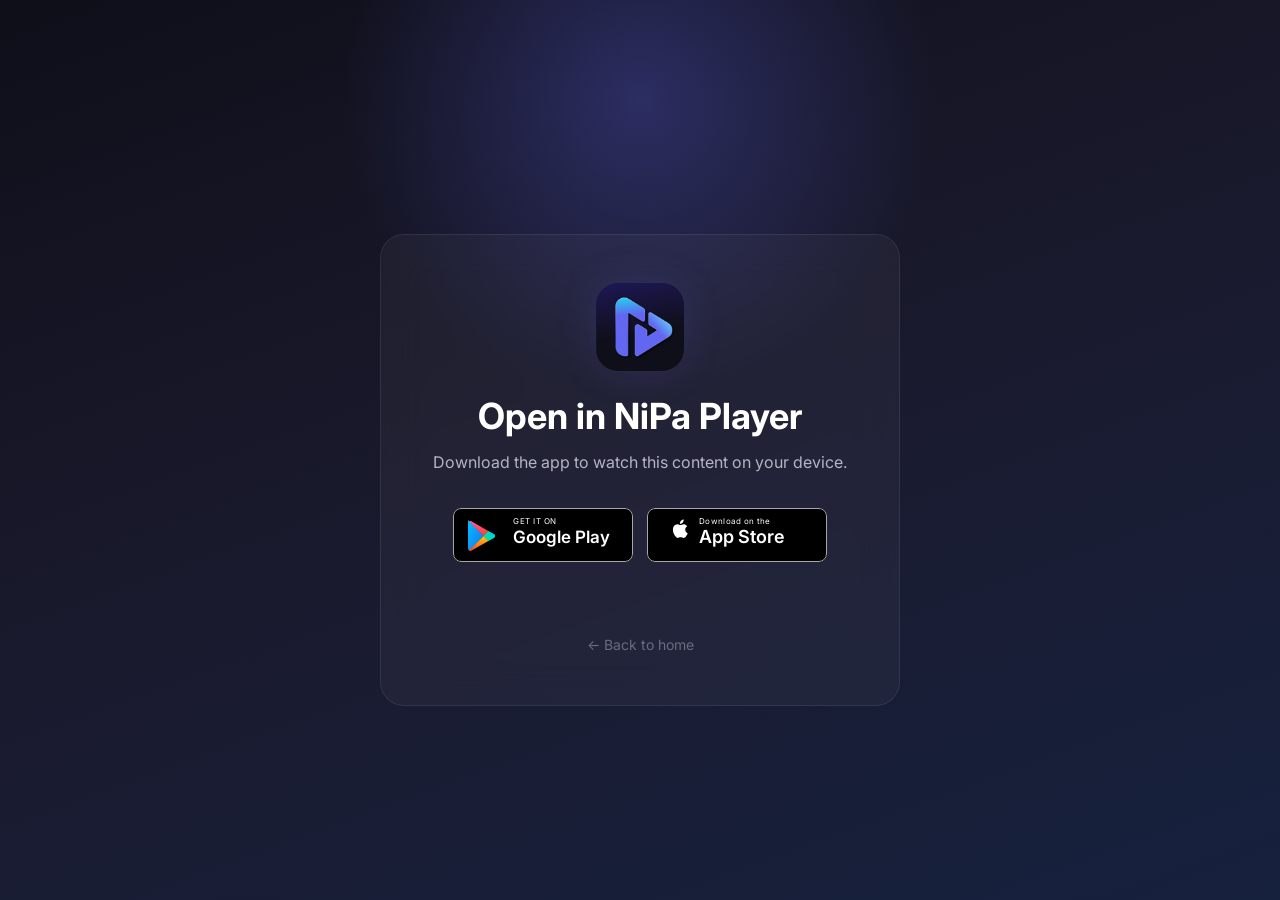
<file: get/index.html>
<!DOCTYPE html>
<html lang="en">

<head>
  <meta charset="UTF-8">
  <meta name="viewport" content="width=device-width, initial-scale=1.0">
  <title>Get NiPa Player — Download for iOS & Android</title>
  <meta name="description"
    content="Download NiPa Player to watch this content. Available on iOS and Android.">
  <meta name="robots" content="noindex, follow">

  <!-- Open Graph -->
  <meta property="og:title" content="NiPa Player — Watch this on NiPa">
  <meta property="og:description" content="Open this content in NiPa Player on iOS or Android.">
  <meta property="og:type" content="website">
  <meta property="og:image" content="https://www.nipaplayer.com/assets/icon.png">

  <!-- Favicon -->
  <link rel="icon" href="/favicon.ico" sizes="32x32">
    <link rel="icon" type="image/png" sizes="16x16" href="/assets/favicon-16x16.png">
    <link rel="icon" type="image/png" sizes="32x32" href="/assets/favicon-32x32.png">
    <link rel="icon" type="image/png" sizes="96x96" href="/assets/favicon-96x96.png">
    <link rel="apple-touch-icon" sizes="180x180" href="/assets/apple-touch-icon.png">
    <link rel="manifest" href="/site.webmanifest">
    <meta name="theme-color" content="#0f0f1a">

  <!-- Styles -->
  <link rel="preconnect" href="https://fonts.googleapis.com">
  <link rel="preconnect" href="https://fonts.gstatic.com" crossorigin>
  <link rel="stylesheet"
    href="https://fonts.googleapis.com/css2?family=Inter:wght@300;400;500;600;700;800;900&display=swap">
  <link rel="stylesheet" href="/assets/css/styles.css">

  <style>
    .get-page {
      min-height: 100vh;
      display: flex;
      align-items: center;
      justify-content: center;
      padding: 100px 24px 60px;
      background: var(--gradient-hero);
      position: relative;
      overflow: hidden;
    }

    .get-page::before {
      content: '';
      position: absolute;
      top: -200px;
      left: 50%;
      transform: translateX(-50%);
      width: 600px;
      height: 600px;
      background: radial-gradient(circle, var(--accent-glow) 0%, transparent 70%);
      pointer-events: none;
    }

    .get-card {
      position: relative;
      max-width: 520px;
      width: 100%;
      text-align: center;
      background: var(--bg-card);
      border: 1px solid var(--border-glass);
      border-radius: var(--radius-lg);
      padding: 48px 32px;
      backdrop-filter: blur(20px);
      -webkit-backdrop-filter: blur(20px);
    }

    .get-icon {
      width: 88px;
      height: 88px;
      border-radius: 22px;
      margin: 0 auto 24px;
      display: block;
      box-shadow: var(--shadow-glow);
    }

    .get-card h1 {
      font-size: clamp(1.75rem, 4vw, 2.25rem);
      margin-bottom: 12px;
      line-height: 1.2;
    }

    .get-card p {
      color: var(--text-secondary);
      margin-bottom: 32px;
    }

    .get-stores {
      display: flex;
      flex-direction: column;
      gap: 14px;
      align-items: center;
    }

    .get-stores .store-badge-link {
      display: inline-block;
      transition: transform var(--transition);
    }

    .get-stores .store-badge-link:hover {
      transform: translateY(-2px);
    }

    .get-redirect {
      margin-top: 28px;
      font-size: 0.875rem;
      color: var(--text-muted);
      min-height: 20px;
    }

    .get-back {
      margin-top: 24px;
      display: inline-block;
      font-size: 0.875rem;
      color: var(--text-muted);
    }

    @media (min-width: 520px) {
      .get-stores {
        flex-direction: row;
        justify-content: center;
      }
    }
  </style>
</head>

<body>

  <div class="get-page">
    <div class="get-card">
      <img src="/assets/icon-128.png" alt="NiPa Player" class="get-icon">
      <h1>Open in <span class="gradient-text">NiPa Player</span></h1>
      <p id="getSubtitle">Download the app to watch this content on your device.</p>

      <div class="get-stores">
        <a id="googlePlayLink" href="https://play.google.com/store/apps/details?id=com.nipaplayer.app" target="_blank"
          rel="noopener" class="store-badge-link">
          <svg width="180" height="54" viewBox="0 0 180 54" fill="none" xmlns="http://www.w3.org/2000/svg">
            <rect x="0.5" y="0.5" width="179" height="53" rx="7.5" fill="#000" stroke="#A6A6A6" />
            <text x="60" y="16" fill="#fff" font-family="'Inter',sans-serif" font-size="8" font-weight="400"
              letter-spacing="0.5">GET IT ON</text>
            <text x="60" y="35" fill="#fff" font-family="'Inter',sans-serif" font-size="17" font-weight="600">Google
              Play</text>
            <g transform="translate(14, 9)">
              <defs>
                <linearGradient id="gp1" x1="0" y1="0" x2="1" y2="1">
                  <stop offset="0%" stop-color="#00C3FF" />
                  <stop offset="100%" stop-color="#1B6EF3" />
                </linearGradient>
                <linearGradient id="gp2" x1="0" y1="1" x2="1" y2="0">
                  <stop offset="0%" stop-color="#00F076" />
                  <stop offset="100%" stop-color="#00C3FF" />
                </linearGradient>
                <linearGradient id="gp3" x1="0" y1="0" x2="0" y2="1">
                  <stop offset="0%" stop-color="#FFD400" />
                  <stop offset="100%" stop-color="#FF3B30" />
                </linearGradient>
                <linearGradient id="gp4" x1="1" y1="1" x2="0" y2="0">
                  <stop offset="0%" stop-color="#FF3B30" />
                  <stop offset="100%" stop-color="#FF60A8" />
                </linearGradient>
              </defs>
              <path
                d="M2 2.5C1.4 3.2 1 4.2 1 5.5V30.5C1 31.8 1.4 32.8 2 33.5L2.2 33.7L16.5 19.4V18V18.6L2.2 4.3L2 2.5Z"
                fill="url(#gp1)" />
              <path d="M21.2 24.2L16.5 19.5V18.5L21.2 13.8L21.4 13.9L27 17.1C28.6 18 28.6 19.9 27 20.9L21.4 24.1L21.2 24.2Z"
                fill="url(#gp2)" />
              <path d="M21.4 24.1L16.5 19.2L2 33.5C2.6 34.2 3.6 34.3 4.7 33.6L21.4 24.1Z" fill="url(#gp3)" />
              <path d="M21.4 13.9L4.7 4.4C3.6 3.7 2.6 3.8 2 4.5L16.5 18.8L21.4 13.9Z" fill="url(#gp4)" />
            </g>
          </svg>
        </a>
        <a id="appStoreLink" href="https://apps.apple.com/es/app/nipa-player-iptv-m3u/id6760720773" target="_blank"
          rel="noopener" class="store-badge-link">
          <svg width="180" height="54" viewBox="0 0 180 54" fill="none" xmlns="http://www.w3.org/2000/svg">
            <rect x="0.5" y="0.5" width="179" height="53" rx="7.5" fill="#000" stroke="#A6A6A6" />
            <text x="52" y="16" fill="#fff" font-family="'Inter',sans-serif" font-size="8" font-weight="400"
              letter-spacing="0.3">Download on the</text>
            <text x="52" y="35" fill="#fff" font-family="'Inter',sans-serif" font-size="18" font-weight="600">App
              Store</text>
            <g transform="translate(16, 10)" fill="#fff">
              <path
                d="M22.2 11.7c-.1-2.3 1.9-3.4 2-3.5-1.1-1.6-2.7-1.8-3.3-1.9-1.4-.1-2.8.8-3.5.8-.7 0-1.8-.8-3-.8-1.5 0-2.9.9-3.7 2.3-1.6 2.7-.4 6.8 1.1 9 .8 1.1 1.7 2.3 2.8 2.3 1.2 0 1.6-.7 3-.7s1.8.7 3 .7 2-.9 2.8-2.2c.9-1.3 1.3-2.5 1.3-2.5 0 0-2.4-1-2.5-3.5z" />
              <path
                d="M19.8 4.5c.6-.8 1-1.8.9-2.9-1 0-2.1.6-2.8 1.4-.6.7-1.1 1.8-1 2.9 1 .1 2.1-.6 2.9-1.4z" />
            </g>
          </svg>
        </a>
      </div>

      <div class="get-redirect" id="getRedirect"></div>
      <a href="/" class="get-back">← Back to home</a>
    </div>
  </div>

  <script>
    (function () {
      var APP_STORE_URL = 'https://apps.apple.com/es/app/nipa-player-iptv-m3u/id6760720773';
      var PLAY_STORE_URL = 'https://play.google.com/store/apps/details?id=com.nipaplayer.app';

      var ua = (navigator.userAgent || navigator.vendor || '').toLowerCase();
      var platform = (navigator.platform || '').toLowerCase();
      var isIOS = /iphone|ipad|ipod/.test(ua) ||
        (platform === 'macintel' && navigator.maxTouchPoints > 1);
      var isAndroid = /android/.test(ua);

      var redirectEl = document.getElementById('getRedirect');
      var target = null;

      if (isIOS) {
        target = APP_STORE_URL;
      } else if (isAndroid) {
        target = PLAY_STORE_URL;
      }

      if (target) {
        redirectEl.textContent = 'Redirecting you to the store…';
        window.location.replace(target);
      }
    })();
  </script>

</body>

</html>
</file>
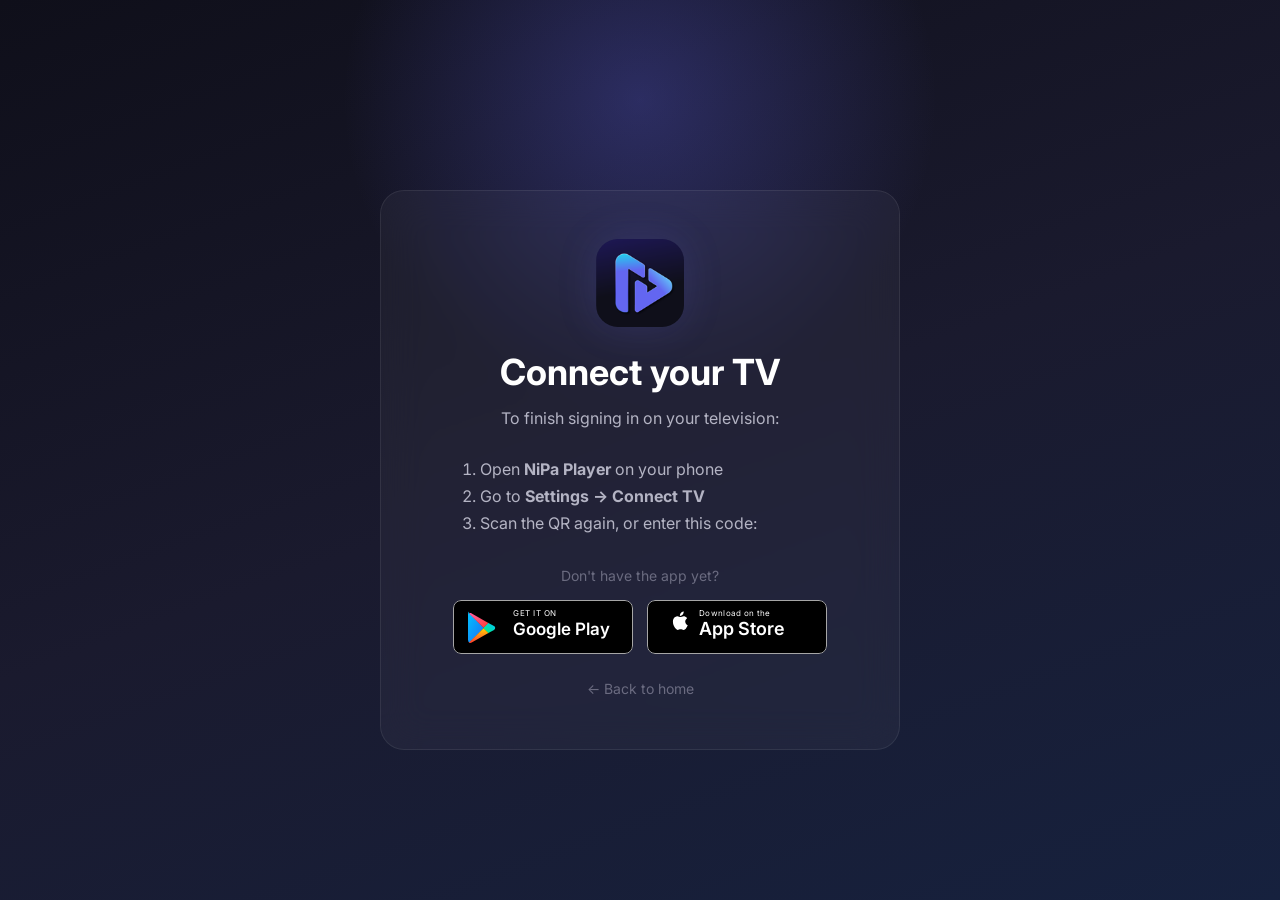
<file: tv/index.html>
<!DOCTYPE html>
<html lang="en">

<head>
  <meta charset="UTF-8">
  <meta name="viewport" content="width=device-width, initial-scale=1.0">
  <title>Connect your TV — NiPa Player</title>
  <meta name="description" content="Finish signing in on your TV with the NiPa Player app on your phone.">
  <meta name="robots" content="noindex, follow">

  <!-- Open Graph -->
  <meta property="og:title" content="NiPa Player — Connect your TV">
  <meta property="og:description" content="Open NiPa Player on your phone to finish signing in on your TV.">
  <meta property="og:type" content="website">
  <meta property="og:image" content="https://www.nipaplayer.com/assets/icon.png">

  <!-- Favicon -->
  <link rel="icon" href="/favicon.ico" sizes="32x32">
  <link rel="icon" type="image/png" sizes="16x16" href="/assets/favicon-16x16.png">
  <link rel="icon" type="image/png" sizes="32x32" href="/assets/favicon-32x32.png">
  <link rel="icon" type="image/png" sizes="96x96" href="/assets/favicon-96x96.png">
  <link rel="apple-touch-icon" sizes="180x180" href="/assets/apple-touch-icon.png">
  <link rel="manifest" href="/site.webmanifest">
  <meta name="theme-color" content="#0f0f1a">

  <!-- Styles -->
  <link rel="preconnect" href="https://fonts.googleapis.com">
  <link rel="preconnect" href="https://fonts.gstatic.com" crossorigin>
  <link rel="stylesheet"
    href="https://fonts.googleapis.com/css2?family=Inter:wght@300;400;500;600;700;800;900&display=swap">
  <link rel="stylesheet" href="/assets/css/styles.css">

  <style>
    .get-page {
      min-height: 100vh;
      display: flex;
      align-items: center;
      justify-content: center;
      padding: 100px 24px 60px;
      background: var(--gradient-hero);
      position: relative;
      overflow: hidden;
    }

    .get-page::before {
      content: '';
      position: absolute;
      top: -200px;
      left: 50%;
      transform: translateX(-50%);
      width: 600px;
      height: 600px;
      background: radial-gradient(circle, var(--accent-glow) 0%, transparent 70%);
      pointer-events: none;
    }

    .get-card {
      position: relative;
      max-width: 520px;
      width: 100%;
      text-align: center;
      background: var(--bg-card);
      border: 1px solid var(--border-glass);
      border-radius: var(--radius-lg);
      padding: 48px 32px;
      backdrop-filter: blur(20px);
      -webkit-backdrop-filter: blur(20px);
    }

    .get-icon {
      width: 88px;
      height: 88px;
      border-radius: 22px;
      margin: 0 auto 24px;
      display: block;
      box-shadow: var(--shadow-glow);
    }

    .get-card h1 {
      font-size: clamp(1.75rem, 4vw, 2.25rem);
      margin-bottom: 12px;
      line-height: 1.2;
    }

    .get-card p {
      color: var(--text-secondary);
      margin-bottom: 24px;
    }

    .tv-steps {
      text-align: left;
      color: var(--text-secondary);
      margin: 0 auto 24px;
      max-width: 360px;
      padding-left: 20px;
      line-height: 1.7;
    }

    .tv-code {
      display: none;
      font-size: 2rem;
      font-weight: 800;
      letter-spacing: 6px;
      margin: 0 0 24px;
      color: var(--text-primary, #fff);
    }

    .get-stores {
      display: flex;
      flex-direction: column;
      gap: 14px;
      align-items: center;
    }

    .get-stores .store-badge-link {
      display: inline-block;
      transition: transform var(--transition);
    }

    .get-stores .store-badge-link:hover {
      transform: translateY(-2px);
    }

    .tv-stores-hint {
      margin: 28px 0 12px;
      font-size: 0.875rem;
      color: var(--text-muted);
    }

    .get-back {
      margin-top: 24px;
      display: inline-block;
      font-size: 0.875rem;
      color: var(--text-muted);
    }

    @media (min-width: 520px) {
      .get-stores {
        flex-direction: row;
        justify-content: center;
      }
    }
  </style>
</head>

<body>

  <div class="get-page">
    <div class="get-card">
      <img src="/assets/icon-128.png" alt="NiPa Player" class="get-icon">
      <h1>Connect your <span class="gradient-text">TV</span></h1>
      <p>To finish signing in on your television:</p>
      <ol class="tv-steps">
        <li>Open <strong>NiPa Player</strong> on your phone</li>
        <li>Go to <strong>Settings → Connect TV</strong></li>
        <li>Scan the QR again, or enter this code:</li>
      </ol>
      <div class="tv-code" id="tvCode"></div>

      <div class="tv-stores-hint">Don't have the app yet?</div>
      <div class="get-stores">
        <a href="https://play.google.com/store/apps/details?id=com.nipaplayer.app" target="_blank" rel="noopener"
          class="store-badge-link">
          <svg width="180" height="54" viewBox="0 0 180 54" fill="none" xmlns="http://www.w3.org/2000/svg">
            <rect x="0.5" y="0.5" width="179" height="53" rx="7.5" fill="#000" stroke="#A6A6A6" />
            <text x="60" y="16" fill="#fff" font-family="'Inter',sans-serif" font-size="8" font-weight="400"
              letter-spacing="0.5">GET IT ON</text>
            <text x="60" y="35" fill="#fff" font-family="'Inter',sans-serif" font-size="17" font-weight="600">Google
              Play</text>
            <g transform="translate(14, 9)">
              <defs>
                <linearGradient id="gp1" x1="0" y1="0" x2="1" y2="1">
                  <stop offset="0%" stop-color="#00C3FF" />
                  <stop offset="100%" stop-color="#1B6EF3" />
                </linearGradient>
                <linearGradient id="gp2" x1="0" y1="1" x2="1" y2="0">
                  <stop offset="0%" stop-color="#00F076" />
                  <stop offset="100%" stop-color="#00C3FF" />
                </linearGradient>
                <linearGradient id="gp3" x1="0" y1="0" x2="0" y2="1">
                  <stop offset="0%" stop-color="#FFD400" />
                  <stop offset="100%" stop-color="#FF3B30" />
                </linearGradient>
                <linearGradient id="gp4" x1="1" y1="1" x2="0" y2="0">
                  <stop offset="0%" stop-color="#FF3B30" />
                  <stop offset="100%" stop-color="#FF60A8" />
                </linearGradient>
              </defs>
              <path
                d="M2 2.5C1.4 3.2 1 4.2 1 5.5V30.5C1 31.8 1.4 32.8 2 33.5L2.2 33.7L16.5 19.4V18V18.6L2.2 4.3L2 2.5Z"
                fill="url(#gp1)" />
              <path
                d="M21.2 24.2L16.5 19.5V18.5L21.2 13.8L21.4 13.9L27 17.1C28.6 18 28.6 19.9 27 20.9L21.4 24.1L21.2 24.2Z"
                fill="url(#gp2)" />
              <path d="M21.4 24.1L16.5 19.2L2 33.5C2.6 34.2 3.6 34.3 4.7 33.6L21.4 24.1Z" fill="url(#gp3)" />
              <path d="M21.4 13.9L4.7 4.4C3.6 3.7 2.6 3.8 2 4.5L16.5 18.8L21.4 13.9Z" fill="url(#gp4)" />
            </g>
          </svg>
        </a>
        <a href="https://apps.apple.com/es/app/nipa-player-iptv-m3u/id6760720773" target="_blank" rel="noopener"
          class="store-badge-link">
          <svg width="180" height="54" viewBox="0 0 180 54" fill="none" xmlns="http://www.w3.org/2000/svg">
            <rect x="0.5" y="0.5" width="179" height="53" rx="7.5" fill="#000" stroke="#A6A6A6" />
            <text x="52" y="16" fill="#fff" font-family="'Inter',sans-serif" font-size="8" font-weight="400"
              letter-spacing="0.3">Download on the</text>
            <text x="52" y="35" fill="#fff" font-family="'Inter',sans-serif" font-size="18" font-weight="600">App
              Store</text>
            <g transform="translate(16, 10)" fill="#fff">
              <path
                d="M22.2 11.7c-.1-2.3 1.9-3.4 2-3.5-1.1-1.6-2.7-1.8-3.3-1.9-1.4-.1-2.8.8-3.5.8-.7 0-1.8-.8-3-.8-1.5 0-2.9.9-3.7 2.3-1.6 2.7-.4 6.8 1.1 9 .8 1.1 1.7 2.3 2.8 2.3 1.2 0 1.6-.7 3-.7s1.8.7 3 .7 2-.9 2.8-2.2c.9-1.3 1.3-2.5 1.3-2.5 0 0-2.4-1-2.5-3.5z" />
              <path
                d="M19.8 4.5c.6-.8 1-1.8.9-2.9-1 0-2.1.6-2.8 1.4-.6.7-1.1 1.8-1 2.9 1 .1 2.1-.6 2.9-1.4z" />
            </g>
          </svg>
        </a>
      </div>

      <a href="/" class="get-back">← Back to home</a>
    </div>
  </div>

  <script>
    (function () {
      // Show the pairing code from the QR so the user can type it into the
      // app. Strictly sanitized to the code alphabet — never reflected as HTML.
      var params = new URLSearchParams(window.location.search);
      var raw = (params.get('code') || '').toUpperCase();
      var clean = raw.replace(/[^BCDFGHJKLMNPQRSTVWXZ]/g, '');
      if (clean.length === 8) {
        var el = document.getElementById('tvCode');
        el.textContent = clean.slice(0, 4) + '-' + clean.slice(4);
        el.style.display = 'block';
      }
    })();
  </script>

</body>

</html>
</file>
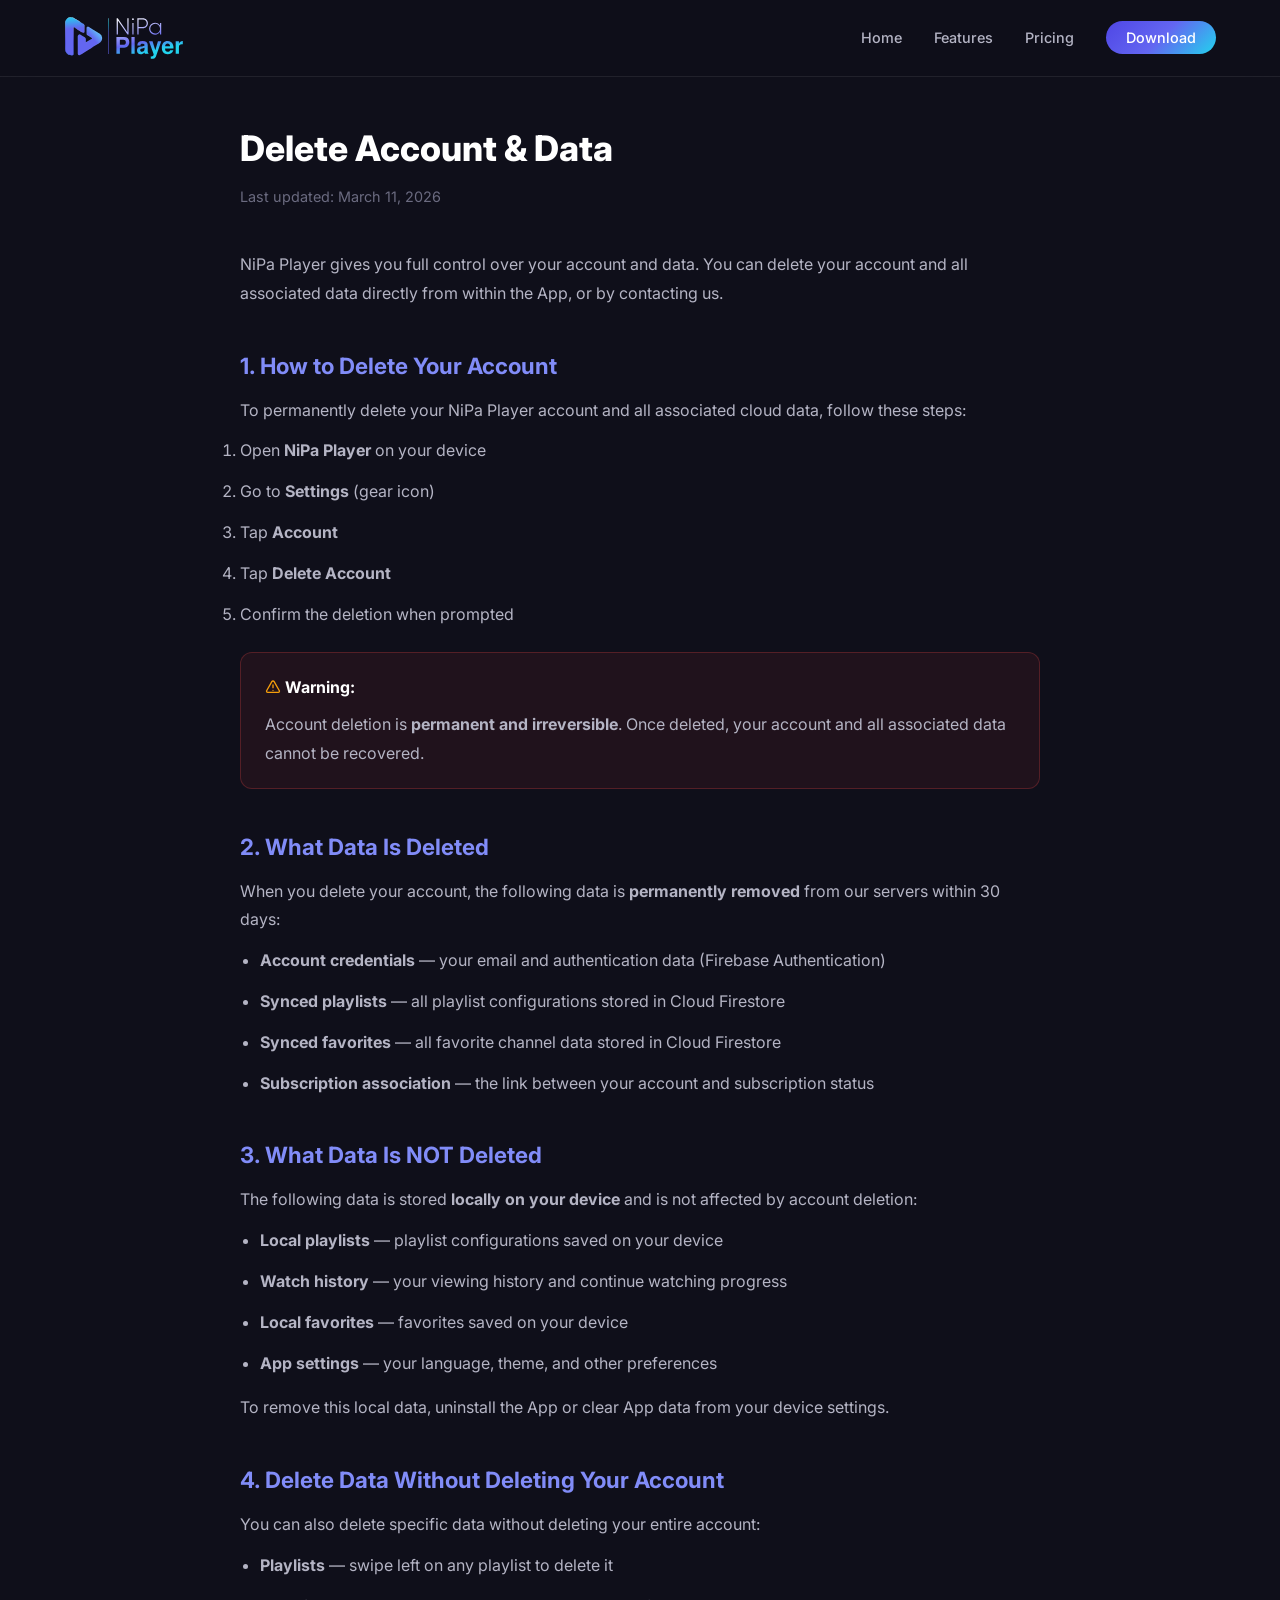
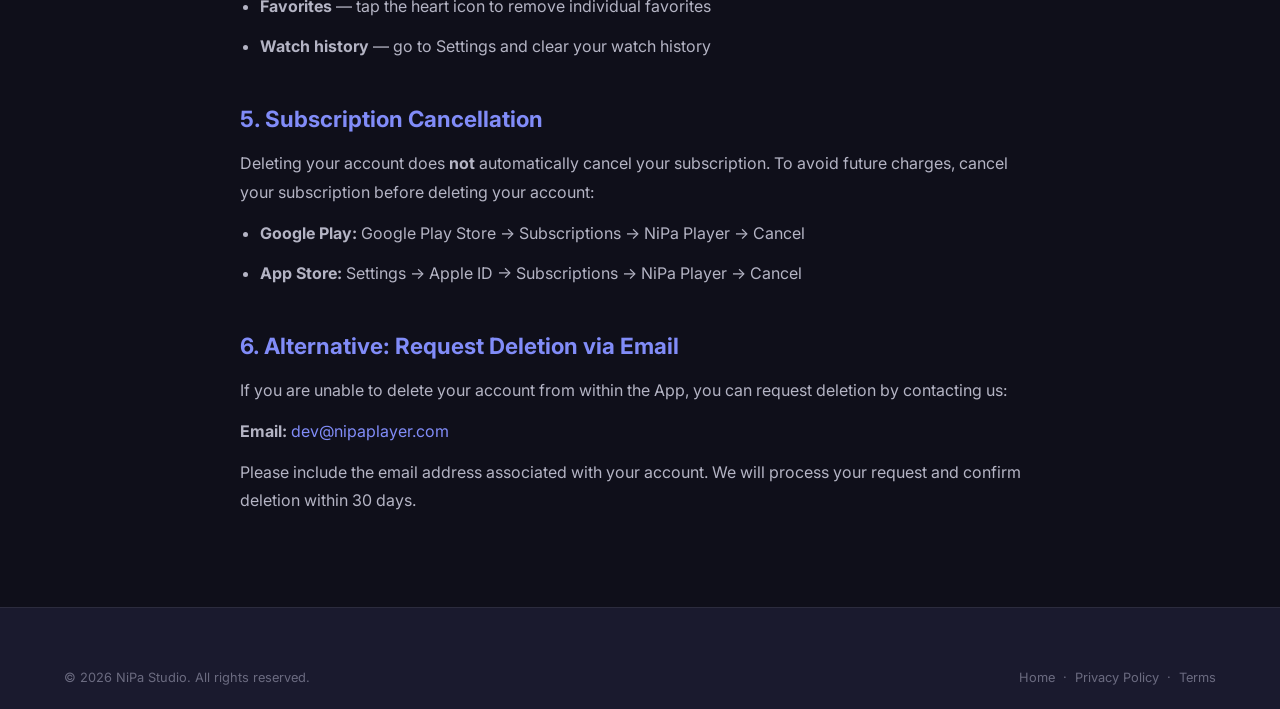
<file: delete-account.html>
<!DOCTYPE html>
<html lang="en">

<head>
    <meta charset="UTF-8">
    <meta name="viewport" content="width=device-width, initial-scale=1.0">
    <title>Delete Account & Data — NiPa Player</title>
    <meta name="description" content="Learn how to delete your NiPa Player account and associated data.">
    <link rel="icon" href="/favicon.ico" sizes="32x32">
    <link rel="icon" type="image/png" sizes="16x16" href="/assets/favicon-16x16.png">
    <link rel="icon" type="image/png" sizes="32x32" href="/assets/favicon-32x32.png">
    <link rel="icon" type="image/png" sizes="96x96" href="/assets/favicon-96x96.png">
    <link rel="apple-touch-icon" sizes="180x180" href="/assets/apple-touch-icon.png">
    <link rel="manifest" href="/site.webmanifest">
    <meta name="theme-color" content="#0f0f1a">
    <link rel="canonical" href="https://www.nipaplayer.com/delete-account.html">
    <link rel="preconnect" href="https://fonts.googleapis.com">
    <link rel="preconnect" href="https://fonts.gstatic.com" crossorigin>
    <link rel="stylesheet"
        href="https://fonts.googleapis.com/css2?family=Inter:wght@300;400;500;600;700;800;900&display=swap">
    <link rel="stylesheet" href="/assets/css/styles.css">
</head>

<body>

    <!-- Navigation -->
    <nav class="nav scrolled">
        <div class="container">
            <a href="/" class="nav-brand">
                <img src="/assets/wordmark.svg" alt="NiPa Player" class="nav-wordmark" height="44">
            </a>
            <ul class="nav-links">
                <li><a href="/">Home</a></li>
                <li><a href="/#features">Features</a></li>
                <li><a href="/#pricing">Pricing</a></li>
                <li><a href="/#download" class="nav-cta">Download</a></li>
            </ul>
            <button class="nav-toggle"
                onclick="document.querySelector('.nav-links').style.display=document.querySelector('.nav-links').style.display==='flex'?'none':'flex'"
                aria-label="Menu">☰</button>
        </div>
    </nav>

    <!-- Delete Account Content -->
    <section class="legal-page">
        <div class="container">
            <div class="legal-content">
                <h1>Delete Account & Data</h1>
                <p class="last-updated">Last updated: March 11, 2026</p>

                <p>NiPa Player gives you full control over your account and data. You can delete your account
                    and all associated data directly from within the App, or by contacting us.</p>

                <h2>1. How to Delete Your Account</h2>
                <p>To permanently delete your NiPa Player account and all associated cloud data, follow these steps:</p>
                <ol>
                    <li>Open <strong>NiPa Player</strong> on your device</li>
                    <li>Go to <strong>Settings</strong> (gear icon)</li>
                    <li>Tap <strong>Account</strong></li>
                    <li>Tap <strong>Delete Account</strong></li>
                    <li>Confirm the deletion when prompted</li>
                </ol>

                <div
                    style="background: rgba(239, 68, 68, 0.08); border: 1px solid rgba(239, 68, 68, 0.25); border-radius: 12px; padding: 20px 24px; margin: 24px 0;">
                    <p style="color: var(--text-primary); margin-bottom: 8px;"><strong><svg xmlns="http://www.w3.org/2000/svg" viewBox="0 0 24 24" fill="none" stroke="currentColor" stroke-width="2" stroke-linecap="round" stroke-linejoin="round" aria-hidden="true" class="icon-inline" style="color:#f59e0b"><path d="m21.73 18-8-14a2 2 0 0 0-3.48 0l-8 14A2 2 0 0 0 4 20h16a2 2 0 0 0 1.73-2Z"/><path d="M12 9v4"/><path d="M12 17h.01"/></svg> Warning:</strong></p>
                    <p style="margin-bottom: 0;">Account deletion is <strong>permanent and irreversible</strong>. Once
                        deleted, your account and all associated data cannot be recovered.</p>
                </div>

                <h2>2. What Data Is Deleted</h2>
                <p>When you delete your account, the following data is <strong>permanently removed</strong> from our
                    servers within 30 days:</p>
                <ul>
                    <li><strong>Account credentials</strong> — your email and authentication data (Firebase
                        Authentication)</li>
                    <li><strong>Synced playlists</strong> — all playlist configurations stored in Cloud Firestore</li>
                    <li><strong>Synced favorites</strong> — all favorite channel data stored in Cloud Firestore</li>
                    <li><strong>Subscription association</strong> — the link between your account and subscription status
                    </li>
                </ul>

                <h2>3. What Data Is NOT Deleted</h2>
                <p>The following data is stored <strong>locally on your device</strong> and is not affected by account
                    deletion:</p>
                <ul>
                    <li><strong>Local playlists</strong> — playlist configurations saved on your device</li>
                    <li><strong>Watch history</strong> — your viewing history and continue watching progress</li>
                    <li><strong>Local favorites</strong> — favorites saved on your device</li>
                    <li><strong>App settings</strong> — your language, theme, and other preferences</li>
                </ul>
                <p>To remove this local data, uninstall the App or clear App data from your device settings.</p>

                <h2>4. Delete Data Without Deleting Your Account</h2>
                <p>You can also delete specific data without deleting your entire account:</p>
                <ul>
                    <li><strong>Playlists</strong> — swipe left on any playlist to delete it</li>
                    <li><strong>Favorites</strong> — tap the heart icon to remove individual favorites</li>
                    <li><strong>Watch history</strong> — go to Settings and clear your watch history</li>
                </ul>

                <h2>5. Subscription Cancellation</h2>
                <p>Deleting your account does <strong>not</strong> automatically cancel your subscription. To avoid
                    future charges, cancel your subscription before deleting your account:</p>
                <ul>
                    <li><strong>Google Play:</strong> Google Play Store → Subscriptions → NiPa Player → Cancel</li>
                    <li><strong>App Store:</strong> Settings → Apple ID → Subscriptions → NiPa Player → Cancel</li>
                </ul>

                <h2>6. Alternative: Request Deletion via Email</h2>
                <p>If you are unable to delete your account from within the App, you can request deletion by contacting
                    us:</p>
                <p><strong>Email:</strong> <a href="mailto:dev@nipaplayer.com">dev@nipaplayer.com</a></p>
                <p>Please include the email address associated with your account. We will process your request and
                    confirm deletion within 30 days.</p>
            </div>
        </div>
    </section>

    <!-- Footer -->
    <footer class="footer">
        <div class="container">
            <div class="footer-bottom" style="border-top: none; padding-top: 0;">
                <span>&copy; 2026 NiPa Studio. All rights reserved.</span>
                <div>
                    <a href="/" style="color: var(--text-muted);">Home</a> &nbsp;·&nbsp;
                    <a href="/privacy-policy.html" style="color: var(--text-muted);">Privacy Policy</a> &nbsp;·&nbsp;
                    <a href="/terms.html" style="color: var(--text-muted);">Terms</a>
                </div>
            </div>
        </div>
    </footer>

</body>

</html>
</file>
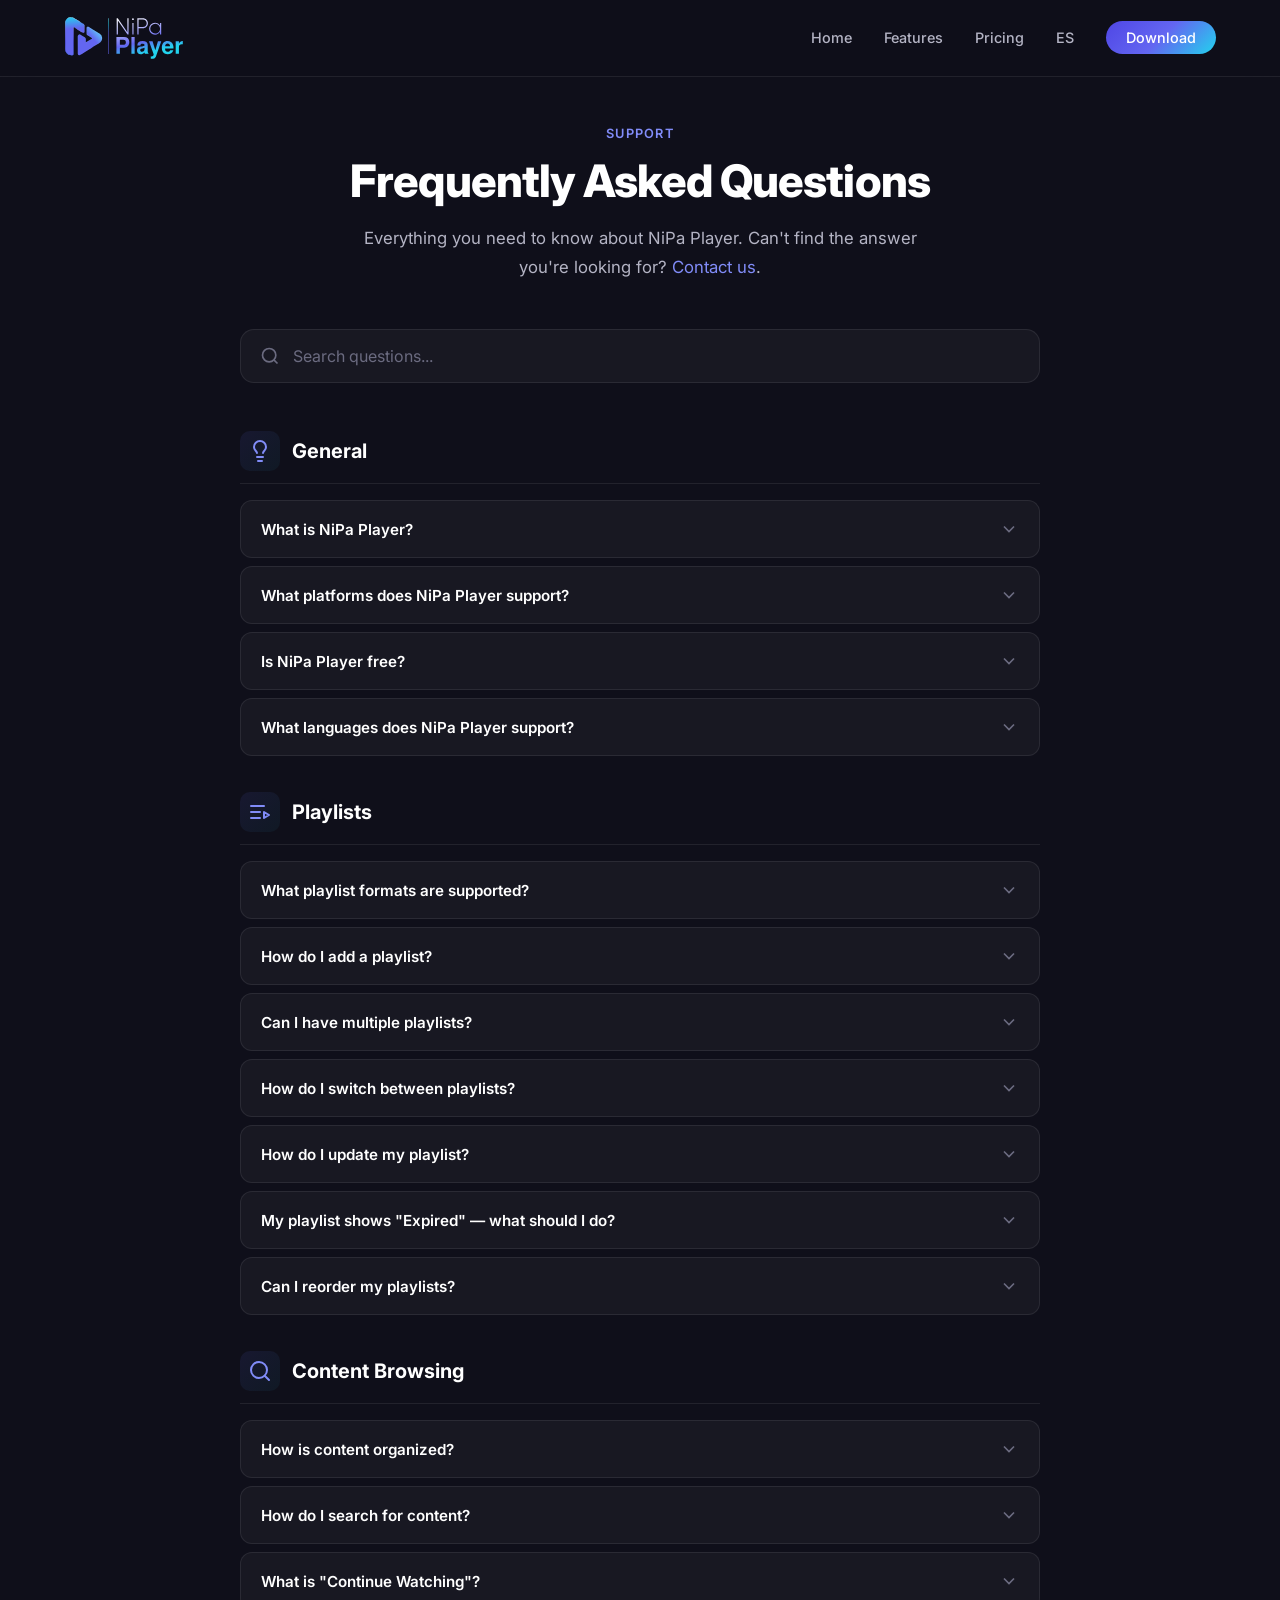
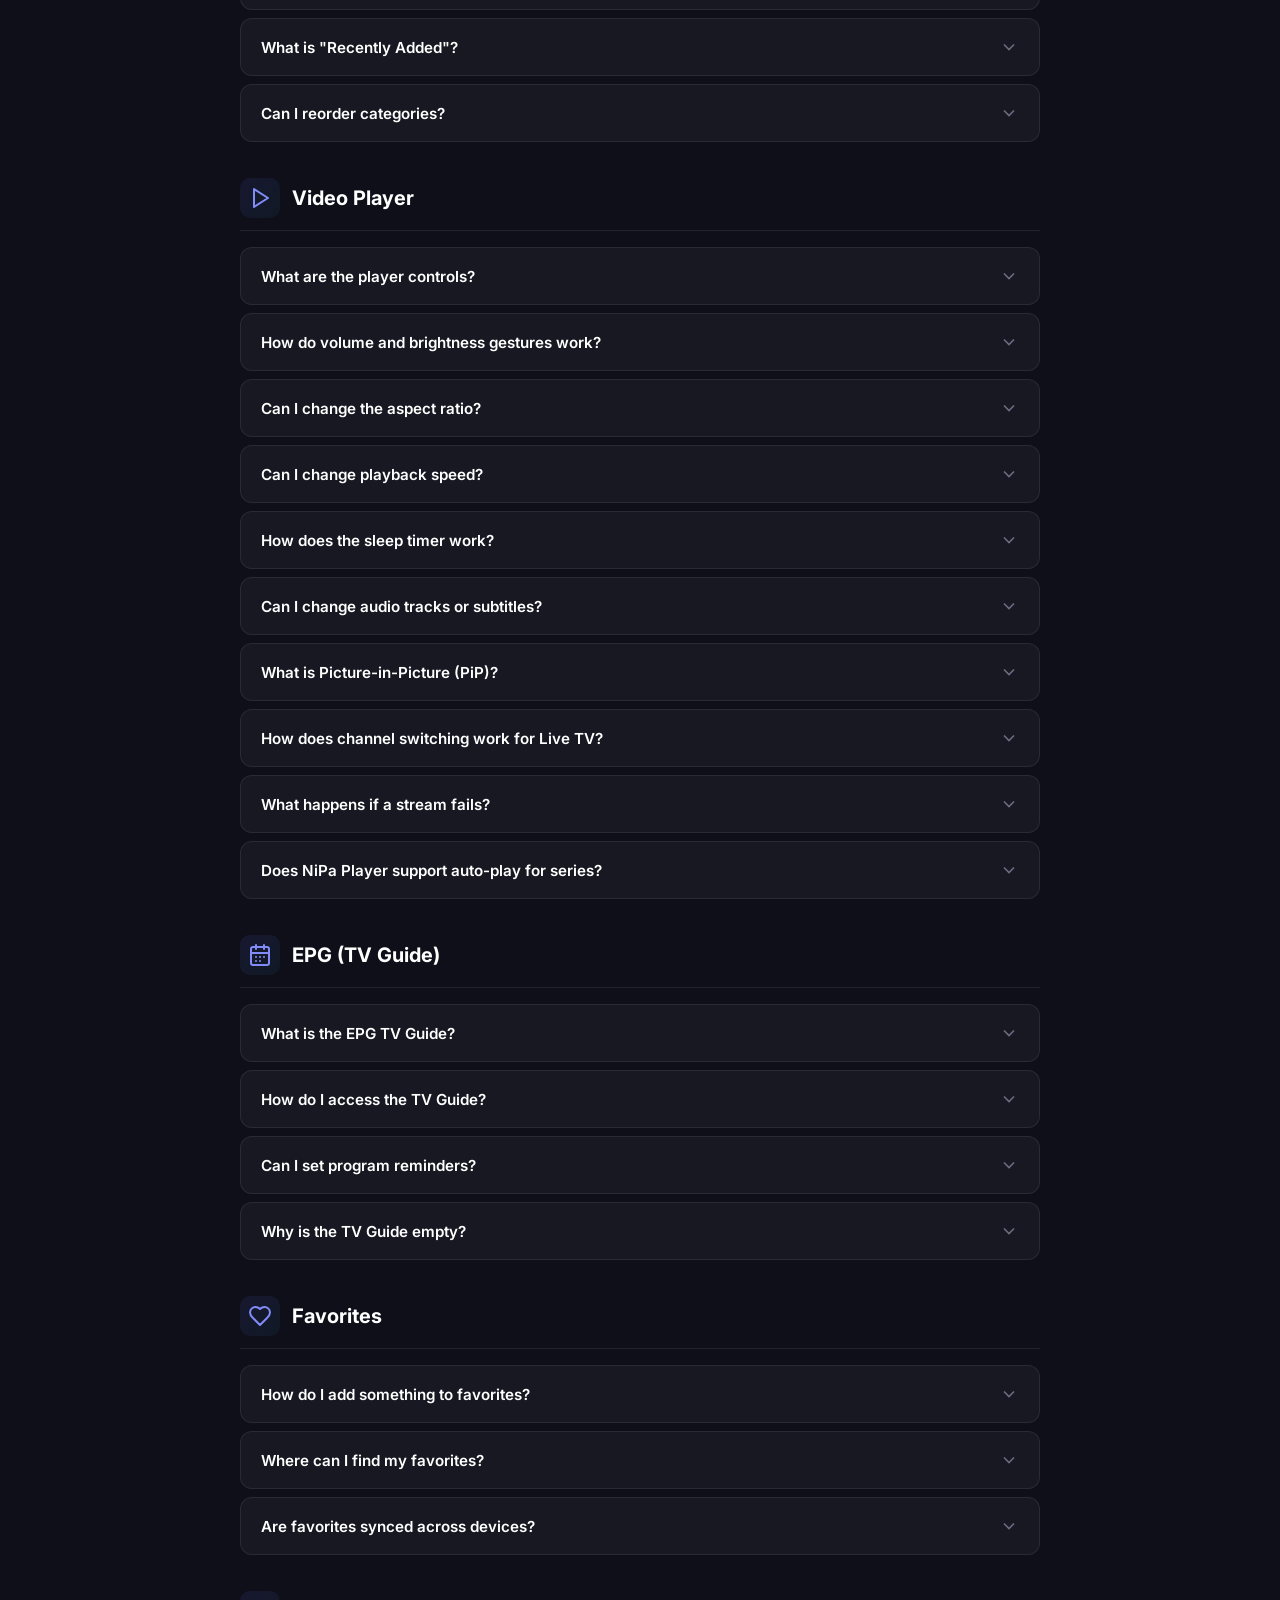
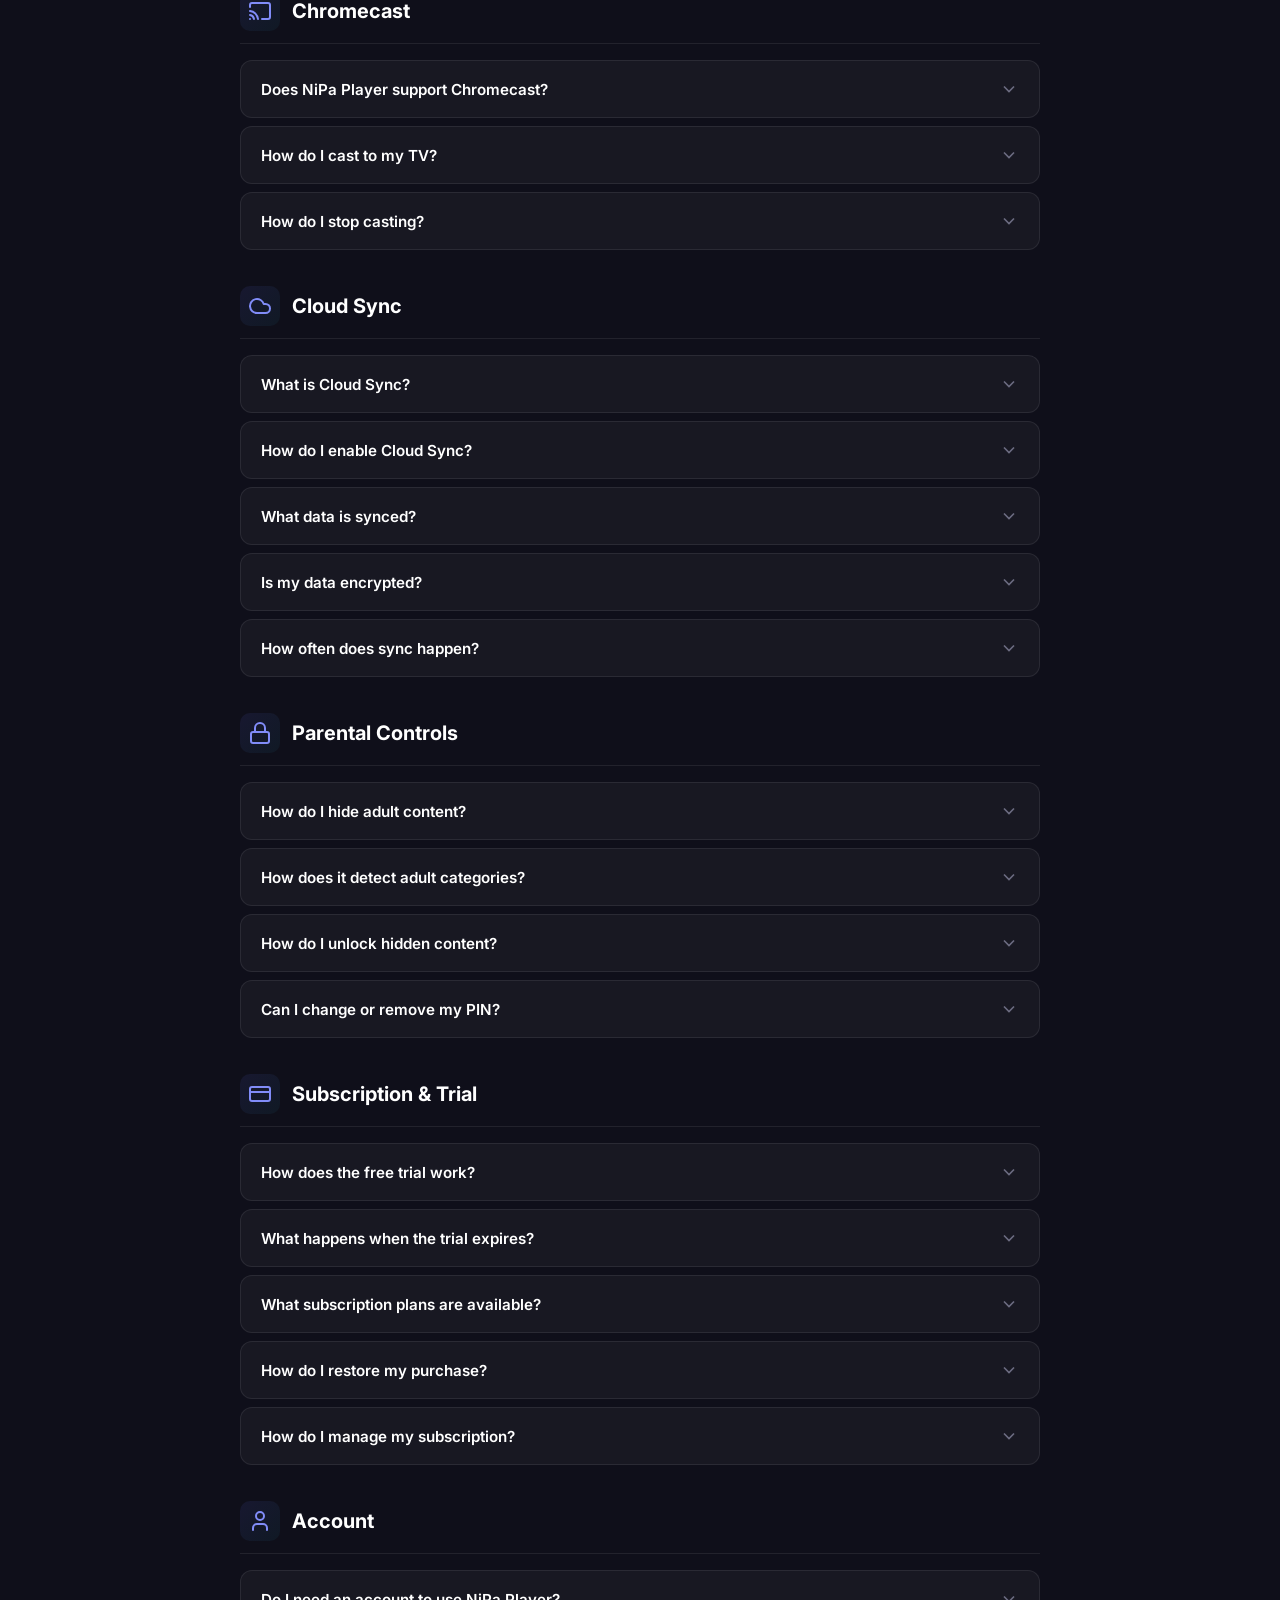
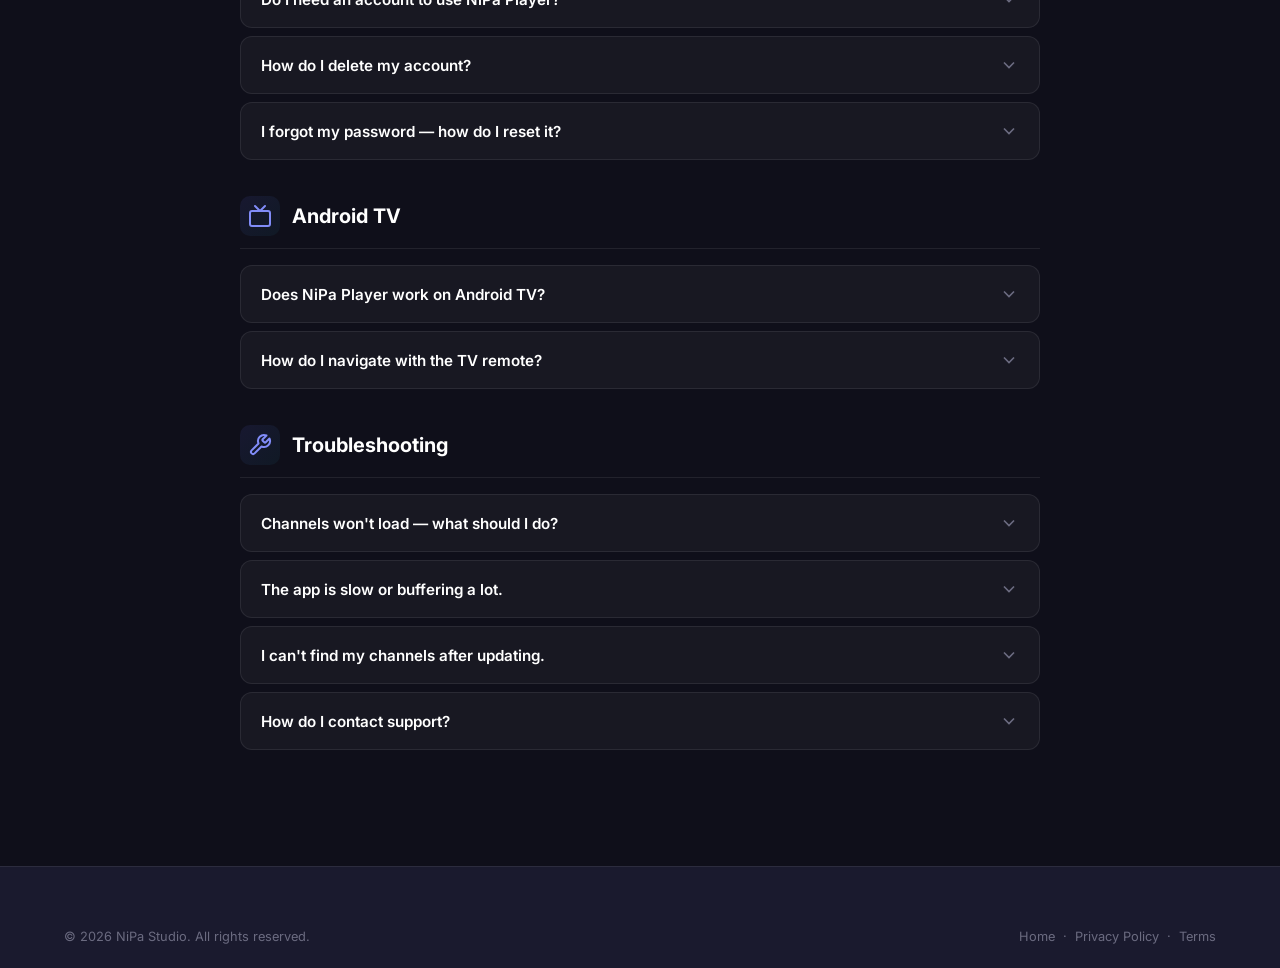
<file: faq.html>
<!DOCTYPE html>
<html lang="en">

<head>
  <meta charset="UTF-8">
  <meta name="viewport" content="width=device-width, initial-scale=1.0">
  <title>FAQ — NiPa Player</title>
  <meta name="description" content="Frequently asked questions about NiPa Player. Learn about playlists, EPG, Chromecast, Cloud Sync, subscriptions, and more.">
  <meta name="keywords" content="NiPa Player FAQ, IPTV help, M3U playlist, Xtream Codes, EPG guide, Chromecast, Cloud Sync">
  <link rel="canonical" href="https://www.nipaplayer.com/faq.html">
  <link rel="alternate" hreflang="en" href="https://www.nipaplayer.com/faq.html">
  <link rel="alternate" hreflang="es" href="https://www.nipaplayer.com/es/faq.html">
  <link rel="alternate" hreflang="x-default" href="https://www.nipaplayer.com/faq.html">
  <meta property="og:title" content="FAQ — NiPa Player">
  <meta property="og:description" content="Find answers to common questions about NiPa Player.">
  <meta property="og:type" content="website">
  <meta property="og:url" content="https://www.nipaplayer.com/faq.html">
  <meta property="og:image" content="https://www.nipaplayer.com/assets/icon.png">
  <meta name="twitter:card" content="summary">
  <meta name="twitter:title" content="FAQ — NiPa Player">
  <meta name="twitter:description" content="Find answers to common questions about NiPa Player.">
  <link rel="icon" href="/favicon.ico" sizes="32x32">
    <link rel="icon" type="image/png" sizes="16x16" href="/assets/favicon-16x16.png">
    <link rel="icon" type="image/png" sizes="32x32" href="/assets/favicon-32x32.png">
    <link rel="icon" type="image/png" sizes="96x96" href="/assets/favicon-96x96.png">
    <link rel="apple-touch-icon" sizes="180x180" href="/assets/apple-touch-icon.png">
    <link rel="manifest" href="/site.webmanifest">
    <meta name="theme-color" content="#0f0f1a">
  <link rel="preconnect" href="https://fonts.googleapis.com">
  <link rel="preconnect" href="https://fonts.gstatic.com" crossorigin>
  <link rel="stylesheet"
    href="https://fonts.googleapis.com/css2?family=Inter:wght@300;400;500;600;700;800;900&display=swap">
  <link rel="stylesheet" href="/assets/css/styles.css">
  <script type="application/ld+json">
{
  "@context": "https://schema.org",
  "@type": "FAQPage",
  "mainEntity": [
    {
      "@type": "Question",
      "name": "What is NiPa Player?",
      "acceptedAnswer": {
        "@type": "Answer",
        "text": "NiPa Player is a premium IPTV media player for iOS, Android, Android TV, and macOS. It lets you stream Live TV, Movies, and Series from your own IPTV provider. NiPa Player does not provide, host, or stream any content — you bring your own playlists."
      }
    },
    {
      "@type": "Question",
      "name": "What platforms does NiPa Player support?",
      "acceptedAnswer": {
        "@type": "Answer",
        "text": "4 platforms: iPhone & iPad (iOS 15+), Android phones & tablets (Android 7+), Android TV / Google TV, and macOS (Apple Silicon & Intel)."
      }
    },
    {
      "@type": "Question",
      "name": "Is NiPa Player free?",
      "acceptedAnswer": {
        "@type": "Answer",
        "text": "NiPa Player offers a 21-day free trial with full access to all features. After the trial, a subscription (monthly, yearly, or lifetime) is required."
      }
    },
    {
      "@type": "Question",
      "name": "What languages does NiPa Player support?",
      "acceptedAnswer": {
        "@type": "Answer",
        "text": "The app is available in 28 languages: English, Spanish, French, German, Italian, Portuguese, Russian, Chinese, Japanese, Korean, Hindi, Arabic, Bengali, Turkish, Polish, Dutch, Indonesian, Malay, Swedish, Norwegian, Danish, Finnish, Vietnamese, Thai, Urdu, Hungarian, Serbian, and Albanian."
      }
    },
    {
      "@type": "Question",
      "name": "What playlist formats are supported?",
      "acceptedAnswer": {
        "@type": "Answer",
        "text": "NiPa Player supports three formats: 1. Xtream Codes — Enter your server URL, username, and password. 2. M3U URL — Paste a direct link to an M3U or M3U8 playlist file. 3. M3U File — Import a local .m3u or .m3u8 file from your device (mobile only)."
      }
    },
    {
      "@type": "Question",
      "name": "How do I add a playlist?",
      "acceptedAnswer": {
        "@type": "Answer",
        "text": "1. Open the app and tap \"Add Playlist\". 2. Choose the format tab (Xtream Codes, M3U URL, or M3U File). 3. Enter a name and the required credentials or URL. 4. Tap \"Add Playlist\" — the app will validate your credentials and load the content."
      }
    },
    {
      "@type": "Question",
      "name": "Can I have multiple playlists?",
      "acceptedAnswer": {
        "@type": "Answer",
        "text": "Yes! You can add unlimited playlists and switch between them from Settings > All Playlists."
      }
    },
    {
      "@type": "Question",
      "name": "How do I switch between playlists?",
      "acceptedAnswer": {
        "@type": "Answer",
        "text": "Go to Settings > All Playlists and tap the playlist you want to use. Tap \"Set as Active\" to switch."
      }
    },
    {
      "@type": "Question",
      "name": "How do I update my playlist?",
      "acceptedAnswer": {
        "@type": "Answer",
        "text": "Go to Settings, find your playlist, and tap \"Update Playlist\". This will re-download all channels and categories from the server."
      }
    },
    {
      "@type": "Question",
      "name": "My playlist shows \"Expired\" — what should I do?",
      "acceptedAnswer": {
        "@type": "Answer",
        "text": "This means your IPTV subscription with your provider has expired. Contact your IPTV service provider to renew your credentials."
      }
    },
    {
      "@type": "Question",
      "name": "Can I reorder my playlists?",
      "acceptedAnswer": {
        "@type": "Answer",
        "text": "Yes — go to Settings > All Playlists, tap the reorder icon, and drag playlists into your preferred order."
      }
    },
    {
      "@type": "Question",
      "name": "How is content organized?",
      "acceptedAnswer": {
        "@type": "Answer",
        "text": "Content is organized into three main sections: • Live TV — Live streaming channels, organized by categories (Sports, News, Entertainment, etc.) • Movies — Video on Demand (VOD) movies with poster art, synopsis, cast info, and trailers. • Series — TV series organized by seasons and episodes."
      }
    },
    {
      "@type": "Question",
      "name": "How do I search for content?",
      "acceptedAnswer": {
        "@type": "Answer",
        "text": "Tap the search icon from the main menu. You can search across all content types — live channels, movies, and series — at once. Recent searches are saved for quick access."
      }
    },
    {
      "@type": "Question",
      "name": "What is \"Continue Watching\"?",
      "acceptedAnswer": {
        "@type": "Answer",
        "text": "When you stop watching a movie or series episode midway, it appears in the \"Continue Watching\" section on the main menu. Tap it to resume exactly where you left off."
      }
    },
    {
      "@type": "Question",
      "name": "What is \"Recently Added\"?",
      "acceptedAnswer": {
        "@type": "Answer",
        "text": "The \"Recently Added\" section shows content that was most recently added to your playlist by your IPTV provider."
      }
    },
    {
      "@type": "Question",
      "name": "Can I reorder categories?",
      "acceptedAnswer": {
        "@type": "Answer",
        "text": "Yes! Within each content section (Live TV, Movies, Series), long-press a category or use the reorder button to customize the order. You can sort A-Z, Z-A, or manually drag categories."
      }
    },
    {
      "@type": "Question",
      "name": "What are the player controls?",
      "acceptedAnswer": {
        "@type": "Answer",
        "text": "• Tap the screen to show/hide controls. • Play/Pause button in the center. • Seek bar (for movies and series) — drag to jump to a specific time. • 10-second skip — buttons to skip forward or backward. • Back arrow to exit the player."
      }
    },
    {
      "@type": "Question",
      "name": "How do volume and brightness gestures work?",
      "acceptedAnswer": {
        "@type": "Answer",
        "text": "On mobile devices: • Swipe up/down on the right side of the screen to adjust volume. • Swipe up/down on the left side of the screen to adjust brightness."
      }
    },
    {
      "@type": "Question",
      "name": "Can I change the aspect ratio?",
      "acceptedAnswer": {
        "@type": "Answer",
        "text": "Yes! In the player settings (gear icon), choose from: Auto (Original), 16:9, 4:3, or Fill Screen."
      }
    },
    {
      "@type": "Question",
      "name": "Can I change playback speed?",
      "acceptedAnswer": {
        "@type": "Answer",
        "text": "Yes! For movies and series (not live TV), you can adjust playback speed from 0.25x to 2.0x via the player settings."
      }
    },
    {
      "@type": "Question",
      "name": "How does the sleep timer work?",
      "acceptedAnswer": {
        "@type": "Answer",
        "text": "In the player settings, set a sleep timer (15, 30, 45, 60, 90, or 120 minutes). The player will automatically pause when the timer expires. The remaining time is shown on screen."
      }
    },
    {
      "@type": "Question",
      "name": "Can I change audio tracks or subtitles?",
      "acceptedAnswer": {
        "@type": "Answer",
        "text": "Yes! Tap the settings icon in the player to access audio tracks and subtitles. Switch between available languages or enable/disable subtitle tracks."
      }
    },
    {
      "@type": "Question",
      "name": "What is Picture-in-Picture (PiP)?",
      "acceptedAnswer": {
        "@type": "Answer",
        "text": "On Android, when you leave the player while a stream is playing, the video automatically continues in a small floating window (PiP). You can continue using other apps while watching."
      }
    },
    {
      "@type": "Question",
      "name": "How does channel switching work for Live TV?",
      "acceptedAnswer": {
        "@type": "Answer",
        "text": "While watching a live channel, swipe up/down (or use the channel drawer) to switch between channels in the same category. On Android TV, use the D-pad up/down arrows or press right to open the channel drawer."
      }
    },
    {
      "@type": "Question",
      "name": "What happens if a stream fails?",
      "acceptedAnswer": {
        "@type": "Answer",
        "text": "NiPa Player has a smart retry system: it automatically retries the stream, then tries alternative stream URLs if available. If all URLs fail, you'll see an error message with a Retry button."
      }
    },
    {
      "@type": "Question",
      "name": "Does NiPa Player support auto-play for series?",
      "acceptedAnswer": {
        "@type": "Answer",
        "text": "Yes! When you're near the end of a series episode, a \"Next Episode\" overlay appears with a countdown. The next episode starts automatically unless you cancel."
      }
    },
    {
      "@type": "Question",
      "name": "What is the EPG TV Guide?",
      "acceptedAnswer": {
        "@type": "Answer",
        "text": "The Electronic Program Guide (EPG) shows a visual timeline of what's currently playing, what's coming up, and what has aired on your live TV channels — similar to a traditional TV guide grid."
      }
    },
    {
      "@type": "Question",
      "name": "How do I access the TV Guide?",
      "acceptedAnswer": {
        "@type": "Answer",
        "text": "From the Live TV section, tap the \"TV Guide\" tab at the top of the screen."
      }
    },
    {
      "@type": "Question",
      "name": "Can I set program reminders?",
      "acceptedAnswer": {
        "@type": "Answer",
        "text": "Yes! Tap any upcoming program in the TV Guide and select \"Remind Me\". You'll receive a push notification when the program is about to start. Reminders work even when the app is closed."
      }
    },
    {
      "@type": "Question",
      "name": "Why is the TV Guide empty?",
      "acceptedAnswer": {
        "@type": "Answer",
        "text": "The EPG data depends on your IPTV provider. If your provider doesn't include EPG data, the TV Guide will show \"No program guide available.\" This is not a NiPa Player issue — contact your provider."
      }
    },
    {
      "@type": "Question",
      "name": "How do I add something to favorites?",
      "acceptedAnswer": {
        "@type": "Answer",
        "text": "Live TV: Long-press a channel or tap the heart icon. Movies/Series: On the detail page, tap \"Add to Favorites\"."
      }
    },
    {
      "@type": "Question",
      "name": "Where can I find my favorites?",
      "acceptedAnswer": {
        "@type": "Answer",
        "text": "Tap the \"Favorites\" section from the main menu. You can filter favorites by type: All, Live TV, Movies, or Series."
      }
    },
    {
      "@type": "Question",
      "name": "Are favorites synced across devices?",
      "acceptedAnswer": {
        "@type": "Answer",
        "text": "Yes, with Cloud Sync. Sign in with Google or Apple, and your favorites will sync across all your devices automatically."
      }
    },
    {
      "@type": "Question",
      "name": "Does NiPa Player support Chromecast?",
      "acceptedAnswer": {
        "@type": "Answer",
        "text": "Yes! You can cast live streams and VOD content to any Chromecast-compatible device on your network."
      }
    },
    {
      "@type": "Question",
      "name": "How do I cast to my TV?",
      "acceptedAnswer": {
        "@type": "Answer",
        "text": "1. Make sure your Chromecast device is on the same Wi-Fi network. 2. Start playing any stream. 3. Tap the Cast icon in the player controls. 4. Select your device from the list."
      }
    },
    {
      "@type": "Question",
      "name": "How do I stop casting?",
      "acceptedAnswer": {
        "@type": "Answer",
        "text": "Tap the Cast icon again and select \"Stop Casting\", or tap the mini cast controller at the bottom of the screen.  Note: Chromecast is available on iOS and Android. It is not available on macOS."
      }
    },
    {
      "@type": "Question",
      "name": "What is Cloud Sync?",
      "acceptedAnswer": {
        "@type": "Answer",
        "text": "Cloud Sync securely synchronizes your playlists and favorites across all your devices using your Google or Apple account. Your data is encrypted with AES-256 using a key derived from your account."
      }
    },
    {
      "@type": "Question",
      "name": "How do I enable Cloud Sync?",
      "acceptedAnswer": {
        "@type": "Answer",
        "text": "1. Go to Settings > Account & Sync. 2. Sign in with Google or Apple. 3. Tap \"Sync Now\" to perform your first sync."
      }
    },
    {
      "@type": "Question",
      "name": "What data is synced?",
      "acceptedAnswer": {
        "@type": "Answer",
        "text": "Playlist configurations (names, credentials, URLs) and favorites (across all playlists)."
      }
    },
    {
      "@type": "Question",
      "name": "Is my data encrypted?",
      "acceptedAnswer": {
        "@type": "Answer",
        "text": "Yes. All sensitive playlist data is encrypted with AES-256 before being stored in the cloud. The encryption key is derived from your account and never leaves your device."
      }
    },
    {
      "@type": "Question",
      "name": "How often does sync happen?",
      "acceptedAnswer": {
        "@type": "Answer",
        "text": "Sync is triggered manually by tapping \"Sync Now\". There is a 60-second cooldown between syncs to prevent excessive requests."
      }
    },
    {
      "@type": "Question",
      "name": "How do I hide adult content?",
      "acceptedAnswer": {
        "@type": "Answer",
        "text": "1. Go to Settings > Parental Controls. 2. Set a 4-digit PIN. 3. Adult categories are automatically detected and hidden behind the PIN lock."
      }
    },
    {
      "@type": "Question",
      "name": "How does it detect adult categories?",
      "acceptedAnswer": {
        "@type": "Answer",
        "text": "NiPa Player automatically scans category names for common adult keywords (18+, adult, xxx, etc.) and hides those categories behind the PIN lock."
      }
    },
    {
      "@type": "Question",
      "name": "How do I unlock hidden content?",
      "acceptedAnswer": {
        "@type": "Answer",
        "text": "When you try to access a locked category, you'll be prompted to enter your 4-digit PIN. The session stays unlocked until you close the app or manually lock it again."
      }
    },
    {
      "@type": "Question",
      "name": "Can I change or remove my PIN?",
      "acceptedAnswer": {
        "@type": "Answer",
        "text": "Yes — go to Settings > Parental Controls to change your PIN or disable parental controls entirely."
      }
    },
    {
      "@type": "Question",
      "name": "How does the free trial work?",
      "acceptedAnswer": {
        "@type": "Answer",
        "text": "When you first install NiPa Player, you get 21 days of free access to all features — unlimited playlists, Cloud Sync, all player features, etc. No credit card is required to start the trial."
      }
    },
    {
      "@type": "Question",
      "name": "What happens when the trial expires?",
      "acceptedAnswer": {
        "@type": "Answer",
        "text": "After the trial, you'll need to subscribe to continue using all features."
      }
    },
    {
      "@type": "Question",
      "name": "What subscription plans are available?",
      "acceptedAnswer": {
        "@type": "Answer",
        "text": "Monthly — billed monthly, cancel anytime. Yearly — billed annually, save ~16% vs monthly. Lifetime — one-time payment, permanent access."
      }
    },
    {
      "@type": "Question",
      "name": "How do I restore my purchase?",
      "acceptedAnswer": {
        "@type": "Answer",
        "text": "If you reinstall the app or switch devices, go to Settings > Restore Purchases to recover your subscription."
      }
    },
    {
      "@type": "Question",
      "name": "How do I manage my subscription?",
      "acceptedAnswer": {
        "@type": "Answer",
        "text": "Go to Settings > NiPa Player Pro to view your subscription details. To cancel, manage your subscription through the App Store or Google Play Store settings on your device."
      }
    },
    {
      "@type": "Question",
      "name": "Do I need an account to use NiPa Player?",
      "acceptedAnswer": {
        "@type": "Answer",
        "text": "No. An account is only needed for Cloud Sync. You can use all other features without signing in."
      }
    },
    {
      "@type": "Question",
      "name": "How do I delete my account?",
      "acceptedAnswer": {
        "@type": "Answer",
        "text": "Go to Settings > Account > Delete Account. This permanently deletes your account and all cloud data. Your local playlists will remain on your device. Learn more."
      }
    },
    {
      "@type": "Question",
      "name": "I forgot my password — how do I reset it?",
      "acceptedAnswer": {
        "@type": "Answer",
        "text": "On the sign-in screen, tap \"Forgot password?\" and enter your email. A password reset link will be sent to your inbox."
      }
    },
    {
      "@type": "Question",
      "name": "Does NiPa Player work on Android TV?",
      "acceptedAnswer": {
        "@type": "Answer",
        "text": "Yes! NiPa Player is fully optimized for Android TV and Google TV with D-pad navigation. All screens — including the EPG guide, player, and settings — are designed for the TV remote."
      }
    },
    {
      "@type": "Question",
      "name": "How do I navigate with the TV remote?",
      "acceptedAnswer": {
        "@type": "Answer",
        "text": "D-pad arrows — navigate between items. Select/OK button — confirm action (play, open, etc.). Back button — go back to the previous screen. In the player: Up/Down to switch channels, Right to open the channel drawer."
      }
    },
    {
      "@type": "Question",
      "name": "Channels won't load — what should I do?",
      "acceptedAnswer": {
        "@type": "Answer",
        "text": "1. Check your internet connection. 2. Verify your playlist credentials — go to Settings, edit your playlist, and re-enter your credentials. 3. Update your playlist — go to Settings and tap \"Update Playlist\" to re-download channel data. 4. Check your IPTV provider — the issue may be on their end."
      }
    },
    {
      "@type": "Question",
      "name": "The app is slow or buffering a lot.",
      "acceptedAnswer": {
        "@type": "Answer",
        "text": "Check your internet speed — IPTV streaming requires a stable connection (10+ Mbps recommended). Try switching to a wired connection if on Android TV. Some channels may have higher bitrates that require faster connections."
      }
    },
    {
      "@type": "Question",
      "name": "I can't find my channels after updating.",
      "acceptedAnswer": {
        "@type": "Answer",
        "text": "After updating a playlist, go back to the main menu and navigate to Live TV, Movies, or Series. Your channels should be there organized by categories. Try using Search to find specific content."
      }
    },
    {
      "@type": "Question",
      "name": "How do I contact support?",
      "acceptedAnswer": {
        "@type": "Answer",
        "text": "Go to Settings > Help & Feedback to send us an email directly from the app. You can also reach us at dev@nipaplayer.com. We typically respond within 24 hours."
      }
    }
  ]
}
  </script>
</head>

<body>

  <!-- Navigation -->
  <nav class="nav scrolled">
    <div class="container">
      <a href="/" class="nav-brand">
        <img src="/assets/wordmark.svg" alt="NiPa Player" class="nav-wordmark" height="44">
      </a>
      <ul class="nav-links">
        <li><a href="/">Home</a></li>
        <li><a href="/#features">Features</a></li>
        <li><a href="/#pricing">Pricing</a></li>
        <li><a href="/es/faq.html" hreflang="es" lang="es">ES</a></li>
        <li><a href="/#download" class="nav-cta">Download</a></li>
      </ul>
      <button class="nav-toggle" id="navToggle" aria-label="Menu">☰</button>
    </div>
  </nav>

  <!-- FAQ Content -->
  <section class="legal-page">
    <div class="container">
      <div class="faq-wrapper">
        <div class="section-header" style="margin-bottom: 48px;">
          <span class="overline">Support</span>
          <h1 style="font-size: clamp(1.8rem, 3.5vw, 2.8rem); font-weight: 800; line-height: 1.15; letter-spacing: -0.02em; margin-bottom: 16px;">Frequently Asked Questions</h1>
          <p>Everything you need to know about NiPa Player. Can't find the answer you're looking for? <a href="mailto:dev@nipaplayer.com">Contact us</a>.</p>
        </div>

        <!-- Search -->
        <div class="faq-search-wrapper">
          <svg class="faq-search-icon" width="20" height="20" viewBox="0 0 24 24" fill="none" stroke="currentColor" stroke-width="2"><circle cx="11" cy="11" r="8"/><line x1="21" y1="21" x2="16.65" y2="16.65"/></svg>
          <input type="text" id="faqSearch" class="faq-search" placeholder="Search questions...">
        </div>

        <!-- FAQ Sections (static HTML so crawlers index every answer) -->
        <div id="faqContainer">
        <div class="faq-section">
          <div class="faq-section-title"><span class="faq-section-icon"><svg xmlns="http://www.w3.org/2000/svg" viewBox="0 0 24 24" fill="none" stroke="currentColor" stroke-width="2" stroke-linecap="round" stroke-linejoin="round" aria-hidden="true"><path d="M15 14c.2-1 .7-1.7 1.5-2.5 1-.9 1.5-2.2 1.5-3.5A6 6 0 0 0 6 8c0 1 .2 2.2 1.5 3.5.7.7 1.3 1.5 1.5 2.5"/><path d="M9 18h6"/><path d="M10 22h4"/></svg></span><h2>General</h2></div>
          <div class="faq-item">
            <button class="faq-question" aria-expanded="false" id="faq-0-0">
              <span>What is NiPa Player?</span>
              <svg class="faq-chevron" width="20" height="20" viewBox="0 0 24 24" fill="none" stroke="currentColor" stroke-width="2"><polyline points="6 9 12 15 18 9"/></svg>
            </button>
            <div class="faq-answer"><div class="faq-answer-inner">NiPa Player is a premium IPTV media player for iOS, Android, Android TV, and macOS. It lets you stream Live TV, Movies, and Series from your own IPTV provider. NiPa Player does not provide, host, or stream any content — you bring your own playlists.</div></div>
          </div>
          <div class="faq-item">
            <button class="faq-question" aria-expanded="false" id="faq-0-1">
              <span>What platforms does NiPa Player support?</span>
              <svg class="faq-chevron" width="20" height="20" viewBox="0 0 24 24" fill="none" stroke="currentColor" stroke-width="2"><polyline points="6 9 12 15 18 9"/></svg>
            </button>
            <div class="faq-answer"><div class="faq-answer-inner"><strong>4 platforms</strong>: <strong>iPhone & iPad</strong> (iOS 15+), <strong>Android phones & tablets</strong> (Android 7+), <strong>Android TV / Google TV</strong>, and <strong>macOS</strong> (Apple Silicon & Intel).</div></div>
          </div>
          <div class="faq-item">
            <button class="faq-question" aria-expanded="false" id="faq-0-2">
              <span>Is NiPa Player free?</span>
              <svg class="faq-chevron" width="20" height="20" viewBox="0 0 24 24" fill="none" stroke="currentColor" stroke-width="2"><polyline points="6 9 12 15 18 9"/></svg>
            </button>
            <div class="faq-answer"><div class="faq-answer-inner">NiPa Player offers a <strong>21-day free trial</strong> with full access to all features. After the trial, a subscription (monthly, yearly, or lifetime) is required.</div></div>
          </div>
          <div class="faq-item">
            <button class="faq-question" aria-expanded="false" id="faq-0-3">
              <span>What languages does NiPa Player support?</span>
              <svg class="faq-chevron" width="20" height="20" viewBox="0 0 24 24" fill="none" stroke="currentColor" stroke-width="2"><polyline points="6 9 12 15 18 9"/></svg>
            </button>
            <div class="faq-answer"><div class="faq-answer-inner">The app is available in <strong>28 languages</strong>: English, Spanish, French, German, Italian, Portuguese, Russian, Chinese, Japanese, Korean, Hindi, Arabic, Bengali, Turkish, Polish, Dutch, Indonesian, Malay, Swedish, Norwegian, Danish, Finnish, Vietnamese, Thai, Urdu, Hungarian, Serbian, and Albanian.</div></div>
          </div>
        </div>
        <div class="faq-section">
          <div class="faq-section-title"><span class="faq-section-icon"><svg xmlns="http://www.w3.org/2000/svg" viewBox="0 0 24 24" fill="none" stroke="currentColor" stroke-width="2" stroke-linecap="round" stroke-linejoin="round" aria-hidden="true"><path d="M12 12H3"/><path d="M16 6H3"/><path d="M12 18H3"/><path d="m16 12 5 3-5 3v-6Z"/></svg></span><h2>Playlists</h2></div>
          <div class="faq-item">
            <button class="faq-question" aria-expanded="false" id="faq-1-0">
              <span>What playlist formats are supported?</span>
              <svg class="faq-chevron" width="20" height="20" viewBox="0 0 24 24" fill="none" stroke="currentColor" stroke-width="2"><polyline points="6 9 12 15 18 9"/></svg>
            </button>
            <div class="faq-answer"><div class="faq-answer-inner">NiPa Player supports three formats:<br>1. <strong>Xtream Codes</strong> — Enter your server URL, username, and password.<br>2. <strong>M3U URL</strong> — Paste a direct link to an M3U or M3U8 playlist file.<br>3. <strong>M3U File</strong> — Import a local .m3u or .m3u8 file from your device (mobile only).</div></div>
          </div>
          <div class="faq-item">
            <button class="faq-question" aria-expanded="false" id="faq-1-1">
              <span>How do I add a playlist?</span>
              <svg class="faq-chevron" width="20" height="20" viewBox="0 0 24 24" fill="none" stroke="currentColor" stroke-width="2"><polyline points="6 9 12 15 18 9"/></svg>
            </button>
            <div class="faq-answer"><div class="faq-answer-inner">1. Open the app and tap <strong>"Add Playlist"</strong>.<br>2. Choose the format tab (Xtream Codes, M3U URL, or M3U File).<br>3. Enter a name and the required credentials or URL.<br>4. Tap <strong>"Add Playlist"</strong> — the app will validate your credentials and load the content.</div></div>
          </div>
          <div class="faq-item">
            <button class="faq-question" aria-expanded="false" id="faq-1-2">
              <span>Can I have multiple playlists?</span>
              <svg class="faq-chevron" width="20" height="20" viewBox="0 0 24 24" fill="none" stroke="currentColor" stroke-width="2"><polyline points="6 9 12 15 18 9"/></svg>
            </button>
            <div class="faq-answer"><div class="faq-answer-inner">Yes! You can add <strong>unlimited playlists</strong> and switch between them from <strong>Settings > All Playlists</strong>.</div></div>
          </div>
          <div class="faq-item">
            <button class="faq-question" aria-expanded="false" id="faq-1-3">
              <span>How do I switch between playlists?</span>
              <svg class="faq-chevron" width="20" height="20" viewBox="0 0 24 24" fill="none" stroke="currentColor" stroke-width="2"><polyline points="6 9 12 15 18 9"/></svg>
            </button>
            <div class="faq-answer"><div class="faq-answer-inner">Go to <strong>Settings > All Playlists</strong> and tap the playlist you want to use. Tap <strong>"Set as Active"</strong> to switch.</div></div>
          </div>
          <div class="faq-item">
            <button class="faq-question" aria-expanded="false" id="faq-1-4">
              <span>How do I update my playlist?</span>
              <svg class="faq-chevron" width="20" height="20" viewBox="0 0 24 24" fill="none" stroke="currentColor" stroke-width="2"><polyline points="6 9 12 15 18 9"/></svg>
            </button>
            <div class="faq-answer"><div class="faq-answer-inner">Go to <strong>Settings</strong>, find your playlist, and tap <strong>"Update Playlist"</strong>. This will re-download all channels and categories from the server.</div></div>
          </div>
          <div class="faq-item">
            <button class="faq-question" aria-expanded="false" id="faq-1-5">
              <span>My playlist shows "Expired" — what should I do?</span>
              <svg class="faq-chevron" width="20" height="20" viewBox="0 0 24 24" fill="none" stroke="currentColor" stroke-width="2"><polyline points="6 9 12 15 18 9"/></svg>
            </button>
            <div class="faq-answer"><div class="faq-answer-inner">This means your IPTV subscription with your provider has expired. Contact your IPTV service provider to renew your credentials.</div></div>
          </div>
          <div class="faq-item">
            <button class="faq-question" aria-expanded="false" id="faq-1-6">
              <span>Can I reorder my playlists?</span>
              <svg class="faq-chevron" width="20" height="20" viewBox="0 0 24 24" fill="none" stroke="currentColor" stroke-width="2"><polyline points="6 9 12 15 18 9"/></svg>
            </button>
            <div class="faq-answer"><div class="faq-answer-inner">Yes — go to <strong>Settings > All Playlists</strong>, tap the reorder icon, and drag playlists into your preferred order.</div></div>
          </div>
        </div>
        <div class="faq-section">
          <div class="faq-section-title"><span class="faq-section-icon"><svg xmlns="http://www.w3.org/2000/svg" viewBox="0 0 24 24" fill="none" stroke="currentColor" stroke-width="2" stroke-linecap="round" stroke-linejoin="round" aria-hidden="true"><circle cx="11" cy="11" r="8"/><path d="m21 21-4.3-4.3"/></svg></span><h2>Content Browsing</h2></div>
          <div class="faq-item">
            <button class="faq-question" aria-expanded="false" id="faq-2-0">
              <span>How is content organized?</span>
              <svg class="faq-chevron" width="20" height="20" viewBox="0 0 24 24" fill="none" stroke="currentColor" stroke-width="2"><polyline points="6 9 12 15 18 9"/></svg>
            </button>
            <div class="faq-answer"><div class="faq-answer-inner">Content is organized into three main sections:<br>• <strong>Live TV</strong> — Live streaming channels, organized by categories (Sports, News, Entertainment, etc.)<br>• <strong>Movies</strong> — Video on Demand (VOD) movies with poster art, synopsis, cast info, and trailers.<br>• <strong>Series</strong> — TV series organized by seasons and episodes.</div></div>
          </div>
          <div class="faq-item">
            <button class="faq-question" aria-expanded="false" id="faq-2-1">
              <span>How do I search for content?</span>
              <svg class="faq-chevron" width="20" height="20" viewBox="0 0 24 24" fill="none" stroke="currentColor" stroke-width="2"><polyline points="6 9 12 15 18 9"/></svg>
            </button>
            <div class="faq-answer"><div class="faq-answer-inner">Tap the <strong>search icon</strong> (<svg xmlns="http://www.w3.org/2000/svg" viewBox="0 0 24 24" fill="none" stroke="currentColor" stroke-width="2" stroke-linecap="round" stroke-linejoin="round" aria-hidden="true" class="icon-inline"><circle cx="11" cy="11" r="8"/><path d="m21 21-4.3-4.3"/></svg>) from the main menu. You can search across all content types — live channels, movies, and series — at once. Recent searches are saved for quick access.</div></div>
          </div>
          <div class="faq-item">
            <button class="faq-question" aria-expanded="false" id="faq-2-2">
              <span>What is "Continue Watching"?</span>
              <svg class="faq-chevron" width="20" height="20" viewBox="0 0 24 24" fill="none" stroke="currentColor" stroke-width="2"><polyline points="6 9 12 15 18 9"/></svg>
            </button>
            <div class="faq-answer"><div class="faq-answer-inner">When you stop watching a movie or series episode midway, it appears in the <strong>"Continue Watching"</strong> section on the main menu. Tap it to resume exactly where you left off.</div></div>
          </div>
          <div class="faq-item">
            <button class="faq-question" aria-expanded="false" id="faq-2-3">
              <span>What is "Recently Added"?</span>
              <svg class="faq-chevron" width="20" height="20" viewBox="0 0 24 24" fill="none" stroke="currentColor" stroke-width="2"><polyline points="6 9 12 15 18 9"/></svg>
            </button>
            <div class="faq-answer"><div class="faq-answer-inner">The <strong>"Recently Added"</strong> section shows content that was most recently added to your playlist by your IPTV provider.</div></div>
          </div>
          <div class="faq-item">
            <button class="faq-question" aria-expanded="false" id="faq-2-4">
              <span>Can I reorder categories?</span>
              <svg class="faq-chevron" width="20" height="20" viewBox="0 0 24 24" fill="none" stroke="currentColor" stroke-width="2"><polyline points="6 9 12 15 18 9"/></svg>
            </button>
            <div class="faq-answer"><div class="faq-answer-inner">Yes! Within each content section (Live TV, Movies, Series), long-press a category or use the <strong>reorder</strong> button to customize the order. You can sort A-Z, Z-A, or manually drag categories.</div></div>
          </div>
        </div>
        <div class="faq-section">
          <div class="faq-section-title"><span class="faq-section-icon"><svg xmlns="http://www.w3.org/2000/svg" viewBox="0 0 24 24" fill="none" stroke="currentColor" stroke-width="2" stroke-linecap="round" stroke-linejoin="round" aria-hidden="true"><polygon points="6 3 20 12 6 21 6 3"/></svg></span><h2>Video Player</h2></div>
          <div class="faq-item">
            <button class="faq-question" aria-expanded="false" id="faq-3-0">
              <span>What are the player controls?</span>
              <svg class="faq-chevron" width="20" height="20" viewBox="0 0 24 24" fill="none" stroke="currentColor" stroke-width="2"><polyline points="6 9 12 15 18 9"/></svg>
            </button>
            <div class="faq-answer"><div class="faq-answer-inner">• <strong>Tap</strong> the screen to show/hide controls.<br>• <strong>Play/Pause</strong> button in the center.<br>• <strong>Seek bar</strong> (for movies and series) — drag to jump to a specific time.<br>• <strong>10-second skip</strong> — buttons to skip forward or backward.<br>• <strong>Back arrow</strong> to exit the player.</div></div>
          </div>
          <div class="faq-item">
            <button class="faq-question" aria-expanded="false" id="faq-3-1">
              <span>How do volume and brightness gestures work?</span>
              <svg class="faq-chevron" width="20" height="20" viewBox="0 0 24 24" fill="none" stroke="currentColor" stroke-width="2"><polyline points="6 9 12 15 18 9"/></svg>
            </button>
            <div class="faq-answer"><div class="faq-answer-inner">On mobile devices:<br>• <strong>Swipe up/down on the right side</strong> of the screen to adjust <strong>volume</strong>.<br>• <strong>Swipe up/down on the left side</strong> of the screen to adjust <strong>brightness</strong>.</div></div>
          </div>
          <div class="faq-item">
            <button class="faq-question" aria-expanded="false" id="faq-3-2">
              <span>Can I change the aspect ratio?</span>
              <svg class="faq-chevron" width="20" height="20" viewBox="0 0 24 24" fill="none" stroke="currentColor" stroke-width="2"><polyline points="6 9 12 15 18 9"/></svg>
            </button>
            <div class="faq-answer"><div class="faq-answer-inner">Yes! In the player settings (gear icon), choose from: <strong>Auto (Original)</strong>, <strong>16:9</strong>, <strong>4:3</strong>, or <strong>Fill Screen</strong>.</div></div>
          </div>
          <div class="faq-item">
            <button class="faq-question" aria-expanded="false" id="faq-3-3">
              <span>Can I change playback speed?</span>
              <svg class="faq-chevron" width="20" height="20" viewBox="0 0 24 24" fill="none" stroke="currentColor" stroke-width="2"><polyline points="6 9 12 15 18 9"/></svg>
            </button>
            <div class="faq-answer"><div class="faq-answer-inner">Yes! For movies and series (not live TV), you can adjust playback speed from <strong>0.25x to 2.0x</strong> via the player settings.</div></div>
          </div>
          <div class="faq-item">
            <button class="faq-question" aria-expanded="false" id="faq-3-4">
              <span>How does the sleep timer work?</span>
              <svg class="faq-chevron" width="20" height="20" viewBox="0 0 24 24" fill="none" stroke="currentColor" stroke-width="2"><polyline points="6 9 12 15 18 9"/></svg>
            </button>
            <div class="faq-answer"><div class="faq-answer-inner">In the player settings, set a sleep timer (15, 30, 45, 60, 90, or 120 minutes). The player will automatically pause when the timer expires. The remaining time is shown on screen.</div></div>
          </div>
          <div class="faq-item">
            <button class="faq-question" aria-expanded="false" id="faq-3-5">
              <span>Can I change audio tracks or subtitles?</span>
              <svg class="faq-chevron" width="20" height="20" viewBox="0 0 24 24" fill="none" stroke="currentColor" stroke-width="2"><polyline points="6 9 12 15 18 9"/></svg>
            </button>
            <div class="faq-answer"><div class="faq-answer-inner">Yes! Tap the <strong>settings icon</strong> (<svg xmlns="http://www.w3.org/2000/svg" viewBox="0 0 24 24" fill="none" stroke="currentColor" stroke-width="2" stroke-linecap="round" stroke-linejoin="round" aria-hidden="true" class="icon-inline"><path d="M12.22 2h-.44a2 2 0 0 0-2 2v.18a2 2 0 0 1-1 1.73l-.43.25a2 2 0 0 1-2 0l-.15-.08a2 2 0 0 0-2.73.73l-.22.38a2 2 0 0 0 .73 2.73l.15.1a2 2 0 0 1 1 1.72v.51a2 2 0 0 1-1 1.74l-.15.09a2 2 0 0 0-.73 2.73l.22.38a2 2 0 0 0 2.73.73l.15-.08a2 2 0 0 1 2 0l.43.25a2 2 0 0 1 1 1.73V20a2 2 0 0 0 2 2h.44a2 2 0 0 0 2-2v-.18a2 2 0 0 1 1-1.73l.43-.25a2 2 0 0 1 2 0l.15.08a2 2 0 0 0 2.73-.73l.22-.39a2 2 0 0 0-.73-2.73l-.15-.08a2 2 0 0 1-1-1.74v-.5a2 2 0 0 1 1-1.74l.15-.09a2 2 0 0 0 .73-2.73l-.22-.38a2 2 0 0 0-2.73-.73l-.15.08a2 2 0 0 1-2 0l-.43-.25a2 2 0 0 1-1-1.73V4a2 2 0 0 0-2-2z"/><circle cx="12" cy="12" r="3"/></svg>) in the player to access <strong>audio tracks</strong> and <strong>subtitles</strong>. Switch between available languages or enable/disable subtitle tracks.</div></div>
          </div>
          <div class="faq-item">
            <button class="faq-question" aria-expanded="false" id="faq-3-6">
              <span>What is Picture-in-Picture (PiP)?</span>
              <svg class="faq-chevron" width="20" height="20" viewBox="0 0 24 24" fill="none" stroke="currentColor" stroke-width="2"><polyline points="6 9 12 15 18 9"/></svg>
            </button>
            <div class="faq-answer"><div class="faq-answer-inner">On <strong>Android</strong>, when you leave the player while a stream is playing, the video automatically continues in a small floating window (PiP). You can continue using other apps while watching.</div></div>
          </div>
          <div class="faq-item">
            <button class="faq-question" aria-expanded="false" id="faq-3-7">
              <span>How does channel switching work for Live TV?</span>
              <svg class="faq-chevron" width="20" height="20" viewBox="0 0 24 24" fill="none" stroke="currentColor" stroke-width="2"><polyline points="6 9 12 15 18 9"/></svg>
            </button>
            <div class="faq-answer"><div class="faq-answer-inner">While watching a live channel, <strong>swipe up/down</strong> (or use the channel drawer) to switch between channels in the same category. On <strong>Android TV</strong>, use the D-pad up/down arrows or press right to open the channel drawer.</div></div>
          </div>
          <div class="faq-item">
            <button class="faq-question" aria-expanded="false" id="faq-3-8">
              <span>What happens if a stream fails?</span>
              <svg class="faq-chevron" width="20" height="20" viewBox="0 0 24 24" fill="none" stroke="currentColor" stroke-width="2"><polyline points="6 9 12 15 18 9"/></svg>
            </button>
            <div class="faq-answer"><div class="faq-answer-inner">NiPa Player has a <strong>smart retry system</strong>: it automatically retries the stream, then tries alternative stream URLs if available. If all URLs fail, you'll see an error message with a <strong>Retry</strong> button.</div></div>
          </div>
          <div class="faq-item">
            <button class="faq-question" aria-expanded="false" id="faq-3-9">
              <span>Does NiPa Player support auto-play for series?</span>
              <svg class="faq-chevron" width="20" height="20" viewBox="0 0 24 24" fill="none" stroke="currentColor" stroke-width="2"><polyline points="6 9 12 15 18 9"/></svg>
            </button>
            <div class="faq-answer"><div class="faq-answer-inner">Yes! When you're near the end of a series episode, a <strong>"Next Episode"</strong> overlay appears with a countdown. The next episode starts automatically unless you cancel.</div></div>
          </div>
        </div>
        <div class="faq-section">
          <div class="faq-section-title"><span class="faq-section-icon"><svg xmlns="http://www.w3.org/2000/svg" viewBox="0 0 24 24" fill="none" stroke="currentColor" stroke-width="2" stroke-linecap="round" stroke-linejoin="round" aria-hidden="true"><path d="M8 2v4"/><path d="M16 2v4"/><rect width="18" height="18" x="3" y="4" rx="2"/><path d="M3 10h18"/><path d="M8 14h.01"/><path d="M12 14h.01"/><path d="M16 14h.01"/><path d="M8 18h.01"/><path d="M12 18h.01"/></svg></span><h2>EPG (TV Guide)</h2></div>
          <div class="faq-item">
            <button class="faq-question" aria-expanded="false" id="faq-4-0">
              <span>What is the EPG TV Guide?</span>
              <svg class="faq-chevron" width="20" height="20" viewBox="0 0 24 24" fill="none" stroke="currentColor" stroke-width="2"><polyline points="6 9 12 15 18 9"/></svg>
            </button>
            <div class="faq-answer"><div class="faq-answer-inner">The Electronic Program Guide (EPG) shows a <strong>visual timeline</strong> of what's currently playing, what's coming up, and what has aired on your live TV channels — similar to a traditional TV guide grid.</div></div>
          </div>
          <div class="faq-item">
            <button class="faq-question" aria-expanded="false" id="faq-4-1">
              <span>How do I access the TV Guide?</span>
              <svg class="faq-chevron" width="20" height="20" viewBox="0 0 24 24" fill="none" stroke="currentColor" stroke-width="2"><polyline points="6 9 12 15 18 9"/></svg>
            </button>
            <div class="faq-answer"><div class="faq-answer-inner">From the Live TV section, tap the <strong>"TV Guide"</strong> tab at the top of the screen.</div></div>
          </div>
          <div class="faq-item">
            <button class="faq-question" aria-expanded="false" id="faq-4-2">
              <span>Can I set program reminders?</span>
              <svg class="faq-chevron" width="20" height="20" viewBox="0 0 24 24" fill="none" stroke="currentColor" stroke-width="2"><polyline points="6 9 12 15 18 9"/></svg>
            </button>
            <div class="faq-answer"><div class="faq-answer-inner">Yes! Tap any upcoming program in the TV Guide and select <strong>"Remind Me"</strong>. You'll receive a push notification when the program is about to start. Reminders work even when the app is closed.</div></div>
          </div>
          <div class="faq-item">
            <button class="faq-question" aria-expanded="false" id="faq-4-3">
              <span>Why is the TV Guide empty?</span>
              <svg class="faq-chevron" width="20" height="20" viewBox="0 0 24 24" fill="none" stroke="currentColor" stroke-width="2"><polyline points="6 9 12 15 18 9"/></svg>
            </button>
            <div class="faq-answer"><div class="faq-answer-inner">The EPG data depends on your IPTV provider. If your provider doesn't include EPG data, the TV Guide will show "No program guide available." This is not a NiPa Player issue — contact your provider.</div></div>
          </div>
        </div>
        <div class="faq-section">
          <div class="faq-section-title"><span class="faq-section-icon"><svg xmlns="http://www.w3.org/2000/svg" viewBox="0 0 24 24" fill="none" stroke="currentColor" stroke-width="2" stroke-linecap="round" stroke-linejoin="round" aria-hidden="true"><path d="M19 14c1.49-1.46 3-3.21 3-5.5A5.5 5.5 0 0 0 16.5 3c-1.76 0-3 .5-4.5 2-1.5-1.5-2.74-2-4.5-2A5.5 5.5 0 0 0 2 8.5c0 2.3 1.5 4.05 3 5.5l7 7Z"/></svg></span><h2>Favorites</h2></div>
          <div class="faq-item">
            <button class="faq-question" aria-expanded="false" id="faq-5-0">
              <span>How do I add something to favorites?</span>
              <svg class="faq-chevron" width="20" height="20" viewBox="0 0 24 24" fill="none" stroke="currentColor" stroke-width="2"><polyline points="6 9 12 15 18 9"/></svg>
            </button>
            <div class="faq-answer"><div class="faq-answer-inner"><strong>Live TV</strong>: Long-press a channel or tap the heart icon.<br><strong>Movies/Series</strong>: On the detail page, tap <strong>"Add to Favorites"</strong>.</div></div>
          </div>
          <div class="faq-item">
            <button class="faq-question" aria-expanded="false" id="faq-5-1">
              <span>Where can I find my favorites?</span>
              <svg class="faq-chevron" width="20" height="20" viewBox="0 0 24 24" fill="none" stroke="currentColor" stroke-width="2"><polyline points="6 9 12 15 18 9"/></svg>
            </button>
            <div class="faq-answer"><div class="faq-answer-inner">Tap the <strong>"Favorites"</strong> section from the main menu. You can filter favorites by type: All, Live TV, Movies, or Series.</div></div>
          </div>
          <div class="faq-item">
            <button class="faq-question" aria-expanded="false" id="faq-5-2">
              <span>Are favorites synced across devices?</span>
              <svg class="faq-chevron" width="20" height="20" viewBox="0 0 24 24" fill="none" stroke="currentColor" stroke-width="2"><polyline points="6 9 12 15 18 9"/></svg>
            </button>
            <div class="faq-answer"><div class="faq-answer-inner">Yes, with <strong>Cloud Sync</strong>. Sign in with Google or Apple, and your favorites will sync across all your devices automatically.</div></div>
          </div>
        </div>
        <div class="faq-section">
          <div class="faq-section-title"><span class="faq-section-icon"><svg xmlns="http://www.w3.org/2000/svg" viewBox="0 0 24 24" fill="none" stroke="currentColor" stroke-width="2" stroke-linecap="round" stroke-linejoin="round" aria-hidden="true"><path d="M2 8V6a2 2 0 0 1 2-2h16a2 2 0 0 1 2 2v12a2 2 0 0 1-2 2h-6"/><path d="M2 12a9 9 0 0 1 8 8"/><path d="M2 16a5 5 0 0 1 4 4"/><line x1="2" x2="2.01" y1="20" y2="20"/></svg></span><h2>Chromecast</h2></div>
          <div class="faq-item">
            <button class="faq-question" aria-expanded="false" id="faq-6-0">
              <span>Does NiPa Player support Chromecast?</span>
              <svg class="faq-chevron" width="20" height="20" viewBox="0 0 24 24" fill="none" stroke="currentColor" stroke-width="2"><polyline points="6 9 12 15 18 9"/></svg>
            </button>
            <div class="faq-answer"><div class="faq-answer-inner">Yes! You can cast live streams and VOD content to any Chromecast-compatible device on your network.</div></div>
          </div>
          <div class="faq-item">
            <button class="faq-question" aria-expanded="false" id="faq-6-1">
              <span>How do I cast to my TV?</span>
              <svg class="faq-chevron" width="20" height="20" viewBox="0 0 24 24" fill="none" stroke="currentColor" stroke-width="2"><polyline points="6 9 12 15 18 9"/></svg>
            </button>
            <div class="faq-answer"><div class="faq-answer-inner">1. Make sure your Chromecast device is on the same Wi-Fi network.<br>2. Start playing any stream.<br>3. Tap the <strong>Cast icon</strong> (<svg xmlns="http://www.w3.org/2000/svg" viewBox="0 0 24 24" fill="none" stroke="currentColor" stroke-width="2" stroke-linecap="round" stroke-linejoin="round" aria-hidden="true" class="icon-inline"><path d="M2 8V6a2 2 0 0 1 2-2h16a2 2 0 0 1 2 2v12a2 2 0 0 1-2 2h-6"/><path d="M2 12a9 9 0 0 1 8 8"/><path d="M2 16a5 5 0 0 1 4 4"/><line x1="2" x2="2.01" y1="20" y2="20"/></svg>) in the player controls.<br>4. Select your device from the list.</div></div>
          </div>
          <div class="faq-item">
            <button class="faq-question" aria-expanded="false" id="faq-6-2">
              <span>How do I stop casting?</span>
              <svg class="faq-chevron" width="20" height="20" viewBox="0 0 24 24" fill="none" stroke="currentColor" stroke-width="2"><polyline points="6 9 12 15 18 9"/></svg>
            </button>
            <div class="faq-answer"><div class="faq-answer-inner">Tap the Cast icon again and select <strong>"Stop Casting"</strong>, or tap the mini cast controller at the bottom of the screen.<br><br><em>Note: Chromecast is available on iOS and Android. It is not available on macOS.</em></div></div>
          </div>
        </div>
        <div class="faq-section">
          <div class="faq-section-title"><span class="faq-section-icon"><svg xmlns="http://www.w3.org/2000/svg" viewBox="0 0 24 24" fill="none" stroke="currentColor" stroke-width="2" stroke-linecap="round" stroke-linejoin="round" aria-hidden="true"><path d="M17.5 19H9a7 7 0 1 1 6.71-9h1.79a4.5 4.5 0 1 1 0 9Z"/></svg></span><h2>Cloud Sync</h2></div>
          <div class="faq-item">
            <button class="faq-question" aria-expanded="false" id="faq-7-0">
              <span>What is Cloud Sync?</span>
              <svg class="faq-chevron" width="20" height="20" viewBox="0 0 24 24" fill="none" stroke="currentColor" stroke-width="2"><polyline points="6 9 12 15 18 9"/></svg>
            </button>
            <div class="faq-answer"><div class="faq-answer-inner">Cloud Sync securely synchronizes your playlists and favorites across all your devices using your Google or Apple account. Your data is encrypted with AES-256 using a key derived from your account.</div></div>
          </div>
          <div class="faq-item">
            <button class="faq-question" aria-expanded="false" id="faq-7-1">
              <span>How do I enable Cloud Sync?</span>
              <svg class="faq-chevron" width="20" height="20" viewBox="0 0 24 24" fill="none" stroke="currentColor" stroke-width="2"><polyline points="6 9 12 15 18 9"/></svg>
            </button>
            <div class="faq-answer"><div class="faq-answer-inner">1. Go to <strong>Settings > Account & Sync</strong>.<br>2. Sign in with <strong>Google</strong> or <strong>Apple</strong>.<br>3. Tap <strong>"Sync Now"</strong> to perform your first sync.</div></div>
          </div>
          <div class="faq-item">
            <button class="faq-question" aria-expanded="false" id="faq-7-2">
              <span>What data is synced?</span>
              <svg class="faq-chevron" width="20" height="20" viewBox="0 0 24 24" fill="none" stroke="currentColor" stroke-width="2"><polyline points="6 9 12 15 18 9"/></svg>
            </button>
            <div class="faq-answer"><div class="faq-answer-inner">Playlist configurations (names, credentials, URLs) and favorites (across all playlists).</div></div>
          </div>
          <div class="faq-item">
            <button class="faq-question" aria-expanded="false" id="faq-7-3">
              <span>Is my data encrypted?</span>
              <svg class="faq-chevron" width="20" height="20" viewBox="0 0 24 24" fill="none" stroke="currentColor" stroke-width="2"><polyline points="6 9 12 15 18 9"/></svg>
            </button>
            <div class="faq-answer"><div class="faq-answer-inner">Yes. All sensitive playlist data is encrypted with <strong>AES-256</strong> before being stored in the cloud. The encryption key is derived from your account and never leaves your device.</div></div>
          </div>
          <div class="faq-item">
            <button class="faq-question" aria-expanded="false" id="faq-7-4">
              <span>How often does sync happen?</span>
              <svg class="faq-chevron" width="20" height="20" viewBox="0 0 24 24" fill="none" stroke="currentColor" stroke-width="2"><polyline points="6 9 12 15 18 9"/></svg>
            </button>
            <div class="faq-answer"><div class="faq-answer-inner">Sync is triggered manually by tapping <strong>"Sync Now"</strong>. There is a 60-second cooldown between syncs to prevent excessive requests.</div></div>
          </div>
        </div>
        <div class="faq-section">
          <div class="faq-section-title"><span class="faq-section-icon"><svg xmlns="http://www.w3.org/2000/svg" viewBox="0 0 24 24" fill="none" stroke="currentColor" stroke-width="2" stroke-linecap="round" stroke-linejoin="round" aria-hidden="true"><rect width="18" height="11" x="3" y="11" rx="2" ry="2"/><path d="M7 11V7a5 5 0 0 1 10 0v4"/></svg></span><h2>Parental Controls</h2></div>
          <div class="faq-item">
            <button class="faq-question" aria-expanded="false" id="faq-8-0">
              <span>How do I hide adult content?</span>
              <svg class="faq-chevron" width="20" height="20" viewBox="0 0 24 24" fill="none" stroke="currentColor" stroke-width="2"><polyline points="6 9 12 15 18 9"/></svg>
            </button>
            <div class="faq-answer"><div class="faq-answer-inner">1. Go to <strong>Settings > Parental Controls</strong>.<br>2. Set a <strong>4-digit PIN</strong>.<br>3. Adult categories are automatically detected and hidden behind the PIN lock.</div></div>
          </div>
          <div class="faq-item">
            <button class="faq-question" aria-expanded="false" id="faq-8-1">
              <span>How does it detect adult categories?</span>
              <svg class="faq-chevron" width="20" height="20" viewBox="0 0 24 24" fill="none" stroke="currentColor" stroke-width="2"><polyline points="6 9 12 15 18 9"/></svg>
            </button>
            <div class="faq-answer"><div class="faq-answer-inner">NiPa Player automatically scans category names for common adult keywords (18+, adult, xxx, etc.) and hides those categories behind the PIN lock.</div></div>
          </div>
          <div class="faq-item">
            <button class="faq-question" aria-expanded="false" id="faq-8-2">
              <span>How do I unlock hidden content?</span>
              <svg class="faq-chevron" width="20" height="20" viewBox="0 0 24 24" fill="none" stroke="currentColor" stroke-width="2"><polyline points="6 9 12 15 18 9"/></svg>
            </button>
            <div class="faq-answer"><div class="faq-answer-inner">When you try to access a locked category, you'll be prompted to enter your 4-digit PIN. The session stays unlocked until you close the app or manually lock it again.</div></div>
          </div>
          <div class="faq-item">
            <button class="faq-question" aria-expanded="false" id="faq-8-3">
              <span>Can I change or remove my PIN?</span>
              <svg class="faq-chevron" width="20" height="20" viewBox="0 0 24 24" fill="none" stroke="currentColor" stroke-width="2"><polyline points="6 9 12 15 18 9"/></svg>
            </button>
            <div class="faq-answer"><div class="faq-answer-inner">Yes — go to <strong>Settings > Parental Controls</strong> to change your PIN or disable parental controls entirely.</div></div>
          </div>
        </div>
        <div class="faq-section">
          <div class="faq-section-title"><span class="faq-section-icon"><svg xmlns="http://www.w3.org/2000/svg" viewBox="0 0 24 24" fill="none" stroke="currentColor" stroke-width="2" stroke-linecap="round" stroke-linejoin="round" aria-hidden="true"><rect width="20" height="14" x="2" y="5" rx="2"/><line x1="2" x2="22" y1="10" y2="10"/></svg></span><h2>Subscription & Trial</h2></div>
          <div class="faq-item">
            <button class="faq-question" aria-expanded="false" id="faq-9-0">
              <span>How does the free trial work?</span>
              <svg class="faq-chevron" width="20" height="20" viewBox="0 0 24 24" fill="none" stroke="currentColor" stroke-width="2"><polyline points="6 9 12 15 18 9"/></svg>
            </button>
            <div class="faq-answer"><div class="faq-answer-inner">When you first install NiPa Player, you get <strong>21 days of free access</strong> to all features — unlimited playlists, Cloud Sync, all player features, etc. No credit card is required to start the trial.</div></div>
          </div>
          <div class="faq-item">
            <button class="faq-question" aria-expanded="false" id="faq-9-1">
              <span>What happens when the trial expires?</span>
              <svg class="faq-chevron" width="20" height="20" viewBox="0 0 24 24" fill="none" stroke="currentColor" stroke-width="2"><polyline points="6 9 12 15 18 9"/></svg>
            </button>
            <div class="faq-answer"><div class="faq-answer-inner">After the trial, you'll need to subscribe to continue using all features.</div></div>
          </div>
          <div class="faq-item">
            <button class="faq-question" aria-expanded="false" id="faq-9-2">
              <span>What subscription plans are available?</span>
              <svg class="faq-chevron" width="20" height="20" viewBox="0 0 24 24" fill="none" stroke="currentColor" stroke-width="2"><polyline points="6 9 12 15 18 9"/></svg>
            </button>
            <div class="faq-answer"><div class="faq-answer-inner"><strong>Monthly</strong> — billed monthly, cancel anytime.<br><strong>Yearly</strong> — billed annually, save ~16% vs monthly.<br><strong>Lifetime</strong> — one-time payment, permanent access.</div></div>
          </div>
          <div class="faq-item">
            <button class="faq-question" aria-expanded="false" id="faq-9-3">
              <span>How do I restore my purchase?</span>
              <svg class="faq-chevron" width="20" height="20" viewBox="0 0 24 24" fill="none" stroke="currentColor" stroke-width="2"><polyline points="6 9 12 15 18 9"/></svg>
            </button>
            <div class="faq-answer"><div class="faq-answer-inner">If you reinstall the app or switch devices, go to <strong>Settings > Restore Purchases</strong> to recover your subscription.</div></div>
          </div>
          <div class="faq-item">
            <button class="faq-question" aria-expanded="false" id="faq-9-4">
              <span>How do I manage my subscription?</span>
              <svg class="faq-chevron" width="20" height="20" viewBox="0 0 24 24" fill="none" stroke="currentColor" stroke-width="2"><polyline points="6 9 12 15 18 9"/></svg>
            </button>
            <div class="faq-answer"><div class="faq-answer-inner">Go to <strong>Settings > NiPa Player Pro</strong> to view your subscription details. To cancel, manage your subscription through the <strong>App Store</strong> or <strong>Google Play Store</strong> settings on your device.</div></div>
          </div>
        </div>
        <div class="faq-section">
          <div class="faq-section-title"><span class="faq-section-icon"><svg xmlns="http://www.w3.org/2000/svg" viewBox="0 0 24 24" fill="none" stroke="currentColor" stroke-width="2" stroke-linecap="round" stroke-linejoin="round" aria-hidden="true"><path d="M19 21v-2a4 4 0 0 0-4-4H9a4 4 0 0 0-4 4v2"/><circle cx="12" cy="7" r="4"/></svg></span><h2>Account</h2></div>
          <div class="faq-item">
            <button class="faq-question" aria-expanded="false" id="faq-10-0">
              <span>Do I need an account to use NiPa Player?</span>
              <svg class="faq-chevron" width="20" height="20" viewBox="0 0 24 24" fill="none" stroke="currentColor" stroke-width="2"><polyline points="6 9 12 15 18 9"/></svg>
            </button>
            <div class="faq-answer"><div class="faq-answer-inner">No. An account is only needed for <strong>Cloud Sync</strong>. You can use all other features without signing in.</div></div>
          </div>
          <div class="faq-item">
            <button class="faq-question" aria-expanded="false" id="faq-10-1">
              <span>How do I delete my account?</span>
              <svg class="faq-chevron" width="20" height="20" viewBox="0 0 24 24" fill="none" stroke="currentColor" stroke-width="2"><polyline points="6 9 12 15 18 9"/></svg>
            </button>
            <div class="faq-answer"><div class="faq-answer-inner">Go to <strong>Settings > Account > Delete Account</strong>. This permanently deletes your account and all cloud data. Your local playlists will remain on your device. <a href='delete-account.html'>Learn more</a>.</div></div>
          </div>
          <div class="faq-item">
            <button class="faq-question" aria-expanded="false" id="faq-10-2">
              <span>I forgot my password — how do I reset it?</span>
              <svg class="faq-chevron" width="20" height="20" viewBox="0 0 24 24" fill="none" stroke="currentColor" stroke-width="2"><polyline points="6 9 12 15 18 9"/></svg>
            </button>
            <div class="faq-answer"><div class="faq-answer-inner">On the sign-in screen, tap <strong>"Forgot password?"</strong> and enter your email. A password reset link will be sent to your inbox.</div></div>
          </div>
        </div>
        <div class="faq-section">
          <div class="faq-section-title"><span class="faq-section-icon"><svg xmlns="http://www.w3.org/2000/svg" viewBox="0 0 24 24" fill="none" stroke="currentColor" stroke-width="2" stroke-linecap="round" stroke-linejoin="round" aria-hidden="true"><rect width="20" height="15" x="2" y="7" rx="2"/><polyline points="17 2 12 7 7 2"/></svg></span><h2>Android TV</h2></div>
          <div class="faq-item">
            <button class="faq-question" aria-expanded="false" id="faq-11-0">
              <span>Does NiPa Player work on Android TV?</span>
              <svg class="faq-chevron" width="20" height="20" viewBox="0 0 24 24" fill="none" stroke="currentColor" stroke-width="2"><polyline points="6 9 12 15 18 9"/></svg>
            </button>
            <div class="faq-answer"><div class="faq-answer-inner">Yes! NiPa Player is fully optimized for <strong>Android TV and Google TV</strong> with D-pad navigation. All screens — including the EPG guide, player, and settings — are designed for the TV remote.</div></div>
          </div>
          <div class="faq-item">
            <button class="faq-question" aria-expanded="false" id="faq-11-1">
              <span>How do I navigate with the TV remote?</span>
              <svg class="faq-chevron" width="20" height="20" viewBox="0 0 24 24" fill="none" stroke="currentColor" stroke-width="2"><polyline points="6 9 12 15 18 9"/></svg>
            </button>
            <div class="faq-answer"><div class="faq-answer-inner"><strong>D-pad arrows</strong> — navigate between items.<br><strong>Select/OK button</strong> — confirm action (play, open, etc.).<br><strong>Back button</strong> — go back to the previous screen.<br>In the <strong>player</strong>: Up/Down to switch channels, Right to open the channel drawer.</div></div>
          </div>
        </div>
        <div class="faq-section">
          <div class="faq-section-title"><span class="faq-section-icon"><svg xmlns="http://www.w3.org/2000/svg" viewBox="0 0 24 24" fill="none" stroke="currentColor" stroke-width="2" stroke-linecap="round" stroke-linejoin="round" aria-hidden="true"><path d="M14.7 6.3a1 1 0 0 0 0 1.4l1.6 1.6a1 1 0 0 0 1.4 0l3.77-3.77a6 6 0 0 1-7.94 7.94l-6.91 6.91a2.12 2.12 0 0 1-3-3l6.91-6.91a6 6 0 0 1 7.94-7.94l-3.76 3.76z"/></svg></span><h2>Troubleshooting</h2></div>
          <div class="faq-item">
            <button class="faq-question" aria-expanded="false" id="faq-12-0">
              <span>Channels won't load — what should I do?</span>
              <svg class="faq-chevron" width="20" height="20" viewBox="0 0 24 24" fill="none" stroke="currentColor" stroke-width="2"><polyline points="6 9 12 15 18 9"/></svg>
            </button>
            <div class="faq-answer"><div class="faq-answer-inner">1. <strong>Check your internet connection.</strong><br>2. <strong>Verify your playlist credentials</strong> — go to Settings, edit your playlist, and re-enter your credentials.<br>3. <strong>Update your playlist</strong> — go to Settings and tap "Update Playlist" to re-download channel data.<br>4. <strong>Check your IPTV provider</strong> — the issue may be on their end.</div></div>
          </div>
          <div class="faq-item">
            <button class="faq-question" aria-expanded="false" id="faq-12-1">
              <span>The app is slow or buffering a lot.</span>
              <svg class="faq-chevron" width="20" height="20" viewBox="0 0 24 24" fill="none" stroke="currentColor" stroke-width="2"><polyline points="6 9 12 15 18 9"/></svg>
            </button>
            <div class="faq-answer"><div class="faq-answer-inner">Check your internet speed — IPTV streaming requires a stable connection (10+ Mbps recommended). Try switching to a wired connection if on Android TV. Some channels may have higher bitrates that require faster connections.</div></div>
          </div>
          <div class="faq-item">
            <button class="faq-question" aria-expanded="false" id="faq-12-2">
              <span>I can't find my channels after updating.</span>
              <svg class="faq-chevron" width="20" height="20" viewBox="0 0 24 24" fill="none" stroke="currentColor" stroke-width="2"><polyline points="6 9 12 15 18 9"/></svg>
            </button>
            <div class="faq-answer"><div class="faq-answer-inner">After updating a playlist, go back to the main menu and navigate to Live TV, Movies, or Series. Your channels should be there organized by categories. Try using <strong>Search</strong> to find specific content.</div></div>
          </div>
          <div class="faq-item">
            <button class="faq-question" aria-expanded="false" id="faq-12-3">
              <span>How do I contact support?</span>
              <svg class="faq-chevron" width="20" height="20" viewBox="0 0 24 24" fill="none" stroke="currentColor" stroke-width="2"><polyline points="6 9 12 15 18 9"/></svg>
            </button>
            <div class="faq-answer"><div class="faq-answer-inner">Go to <strong>Settings > Help & Feedback</strong> to send us an email directly from the app. You can also reach us at <a href='mailto:dev@nipaplayer.com'>dev@nipaplayer.com</a>. We typically respond within 24 hours.</div></div>
          </div>
        </div>
        </div>

        <!-- No results -->
        <div id="faqNoResults" class="faq-no-results" style="display:none;">
          <p>No questions match your search. Try different keywords or <a href="mailto:dev@nipaplayer.com">contact us</a>.</p>
        </div>
      </div>
    </div>
  </section>

  <!-- Footer -->
  <footer class="footer">
    <div class="container">
      <div class="footer-bottom" style="border-top: none; padding-top: 0;">
        <span>&copy; 2026 NiPa Studio. All rights reserved.</span>
        <div>
          <a href="/" style="color: var(--text-muted);">Home</a> &nbsp;·&nbsp;
          <a href="/privacy-policy.html" style="color: var(--text-muted);">Privacy Policy</a> &nbsp;·&nbsp;
          <a href="/terms.html" style="color: var(--text-muted);">Terms</a>
        </div>
      </div>
    </div>
  </footer>

  <script src="/assets/js/site.js" defer></script>
  <script src="/assets/js/faq.js" defer></script>

</body>
</html>
</file>
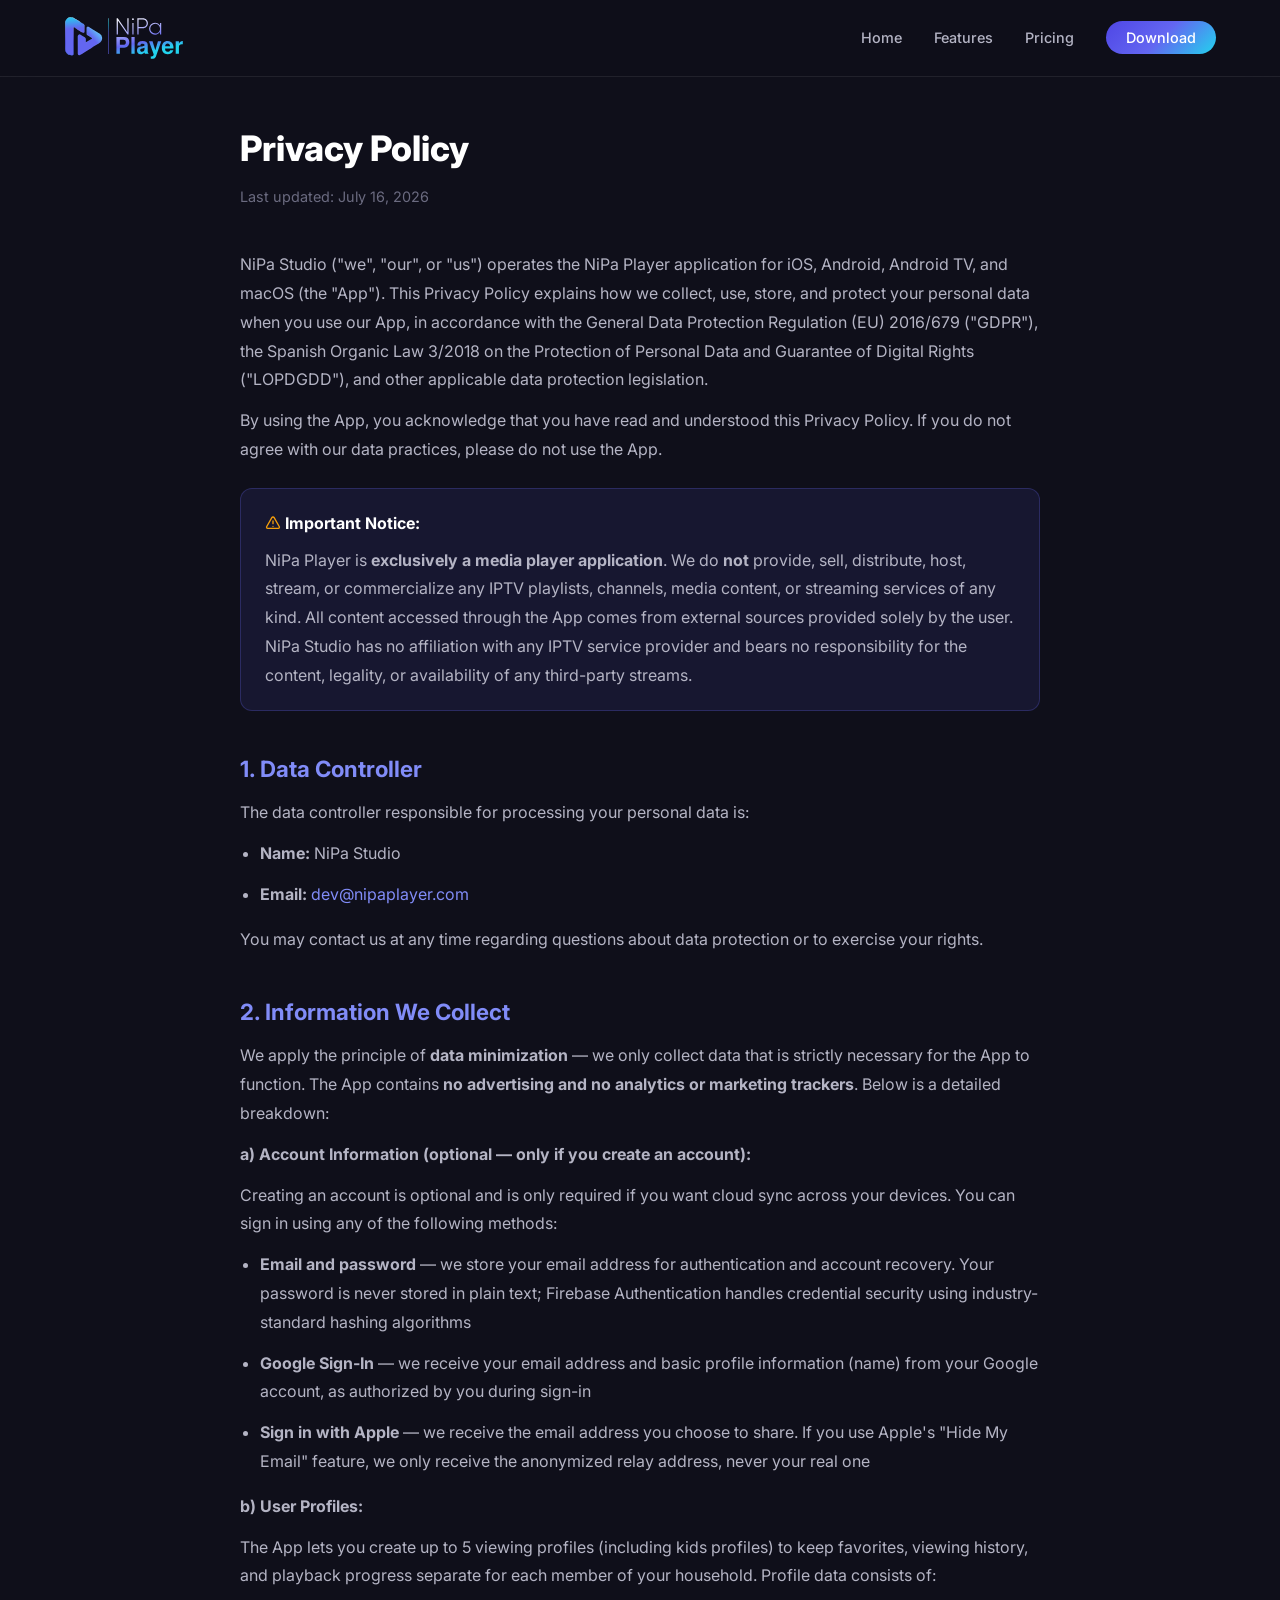
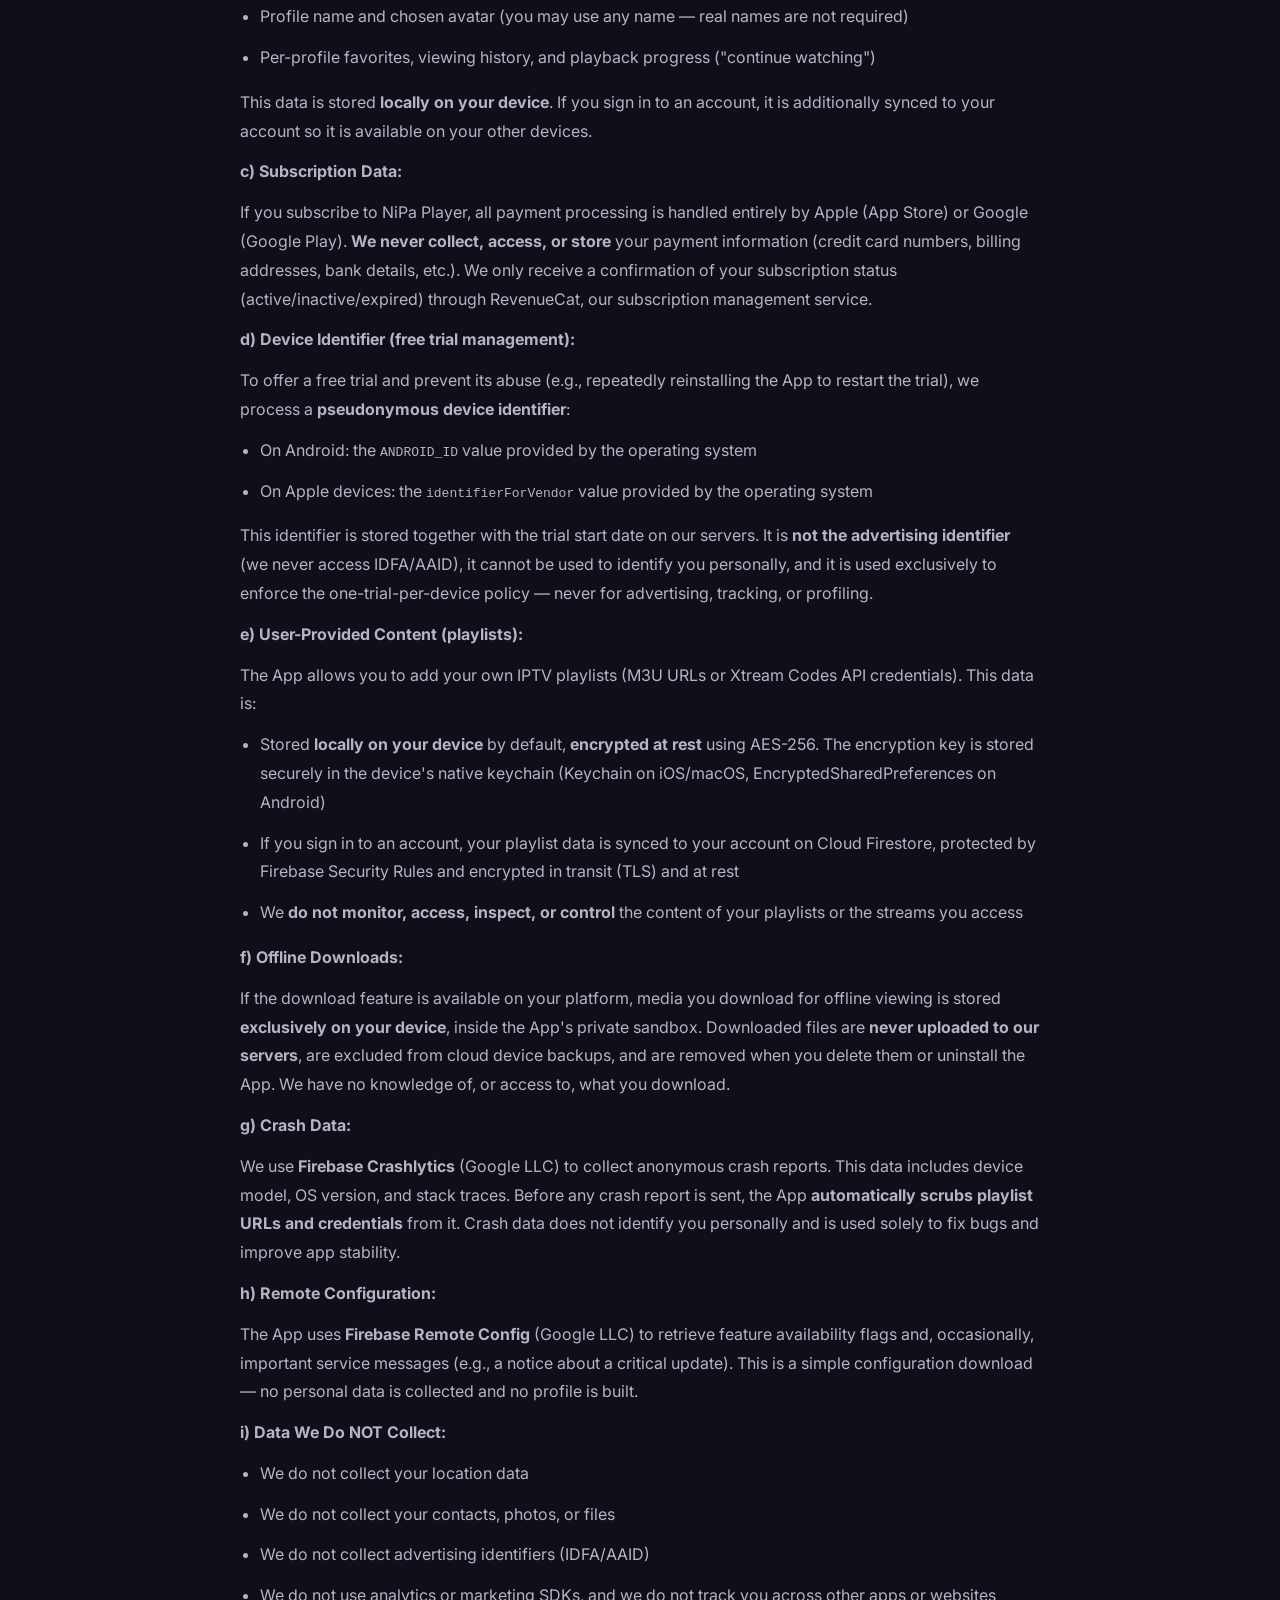
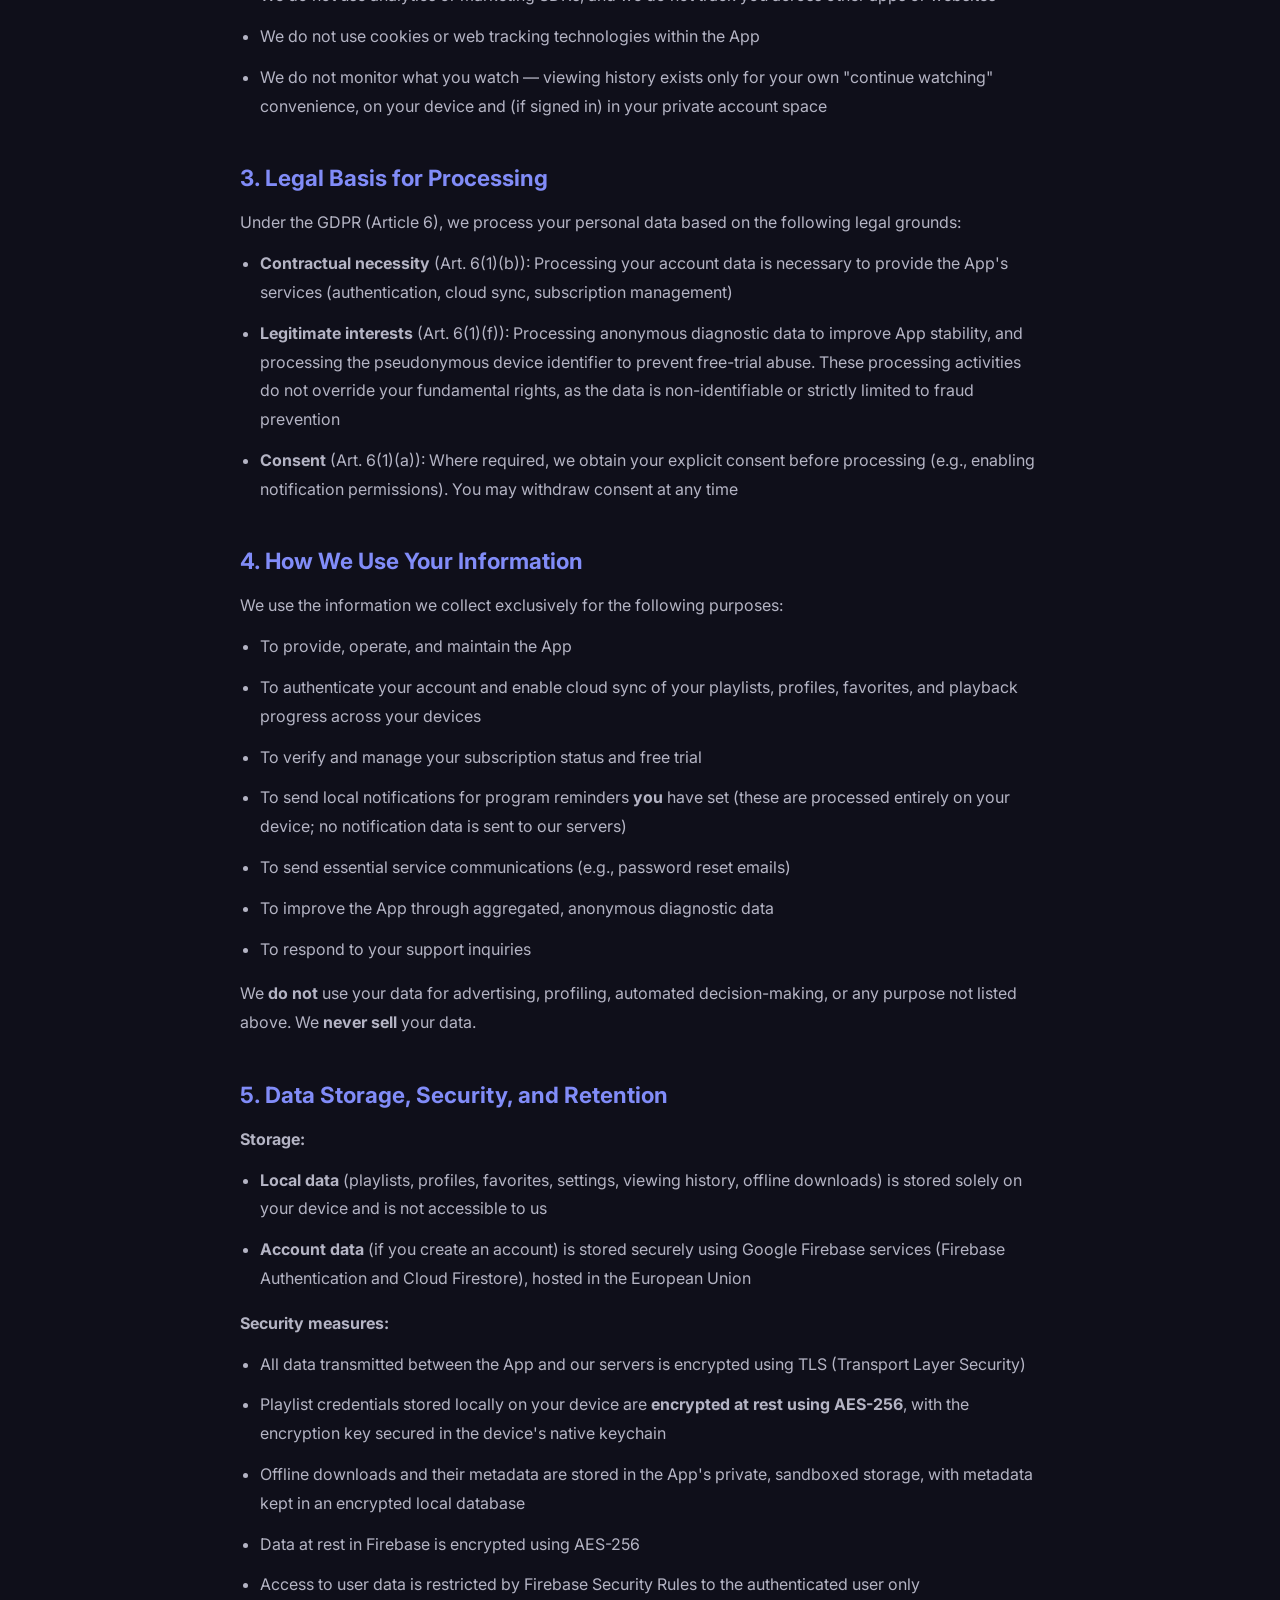
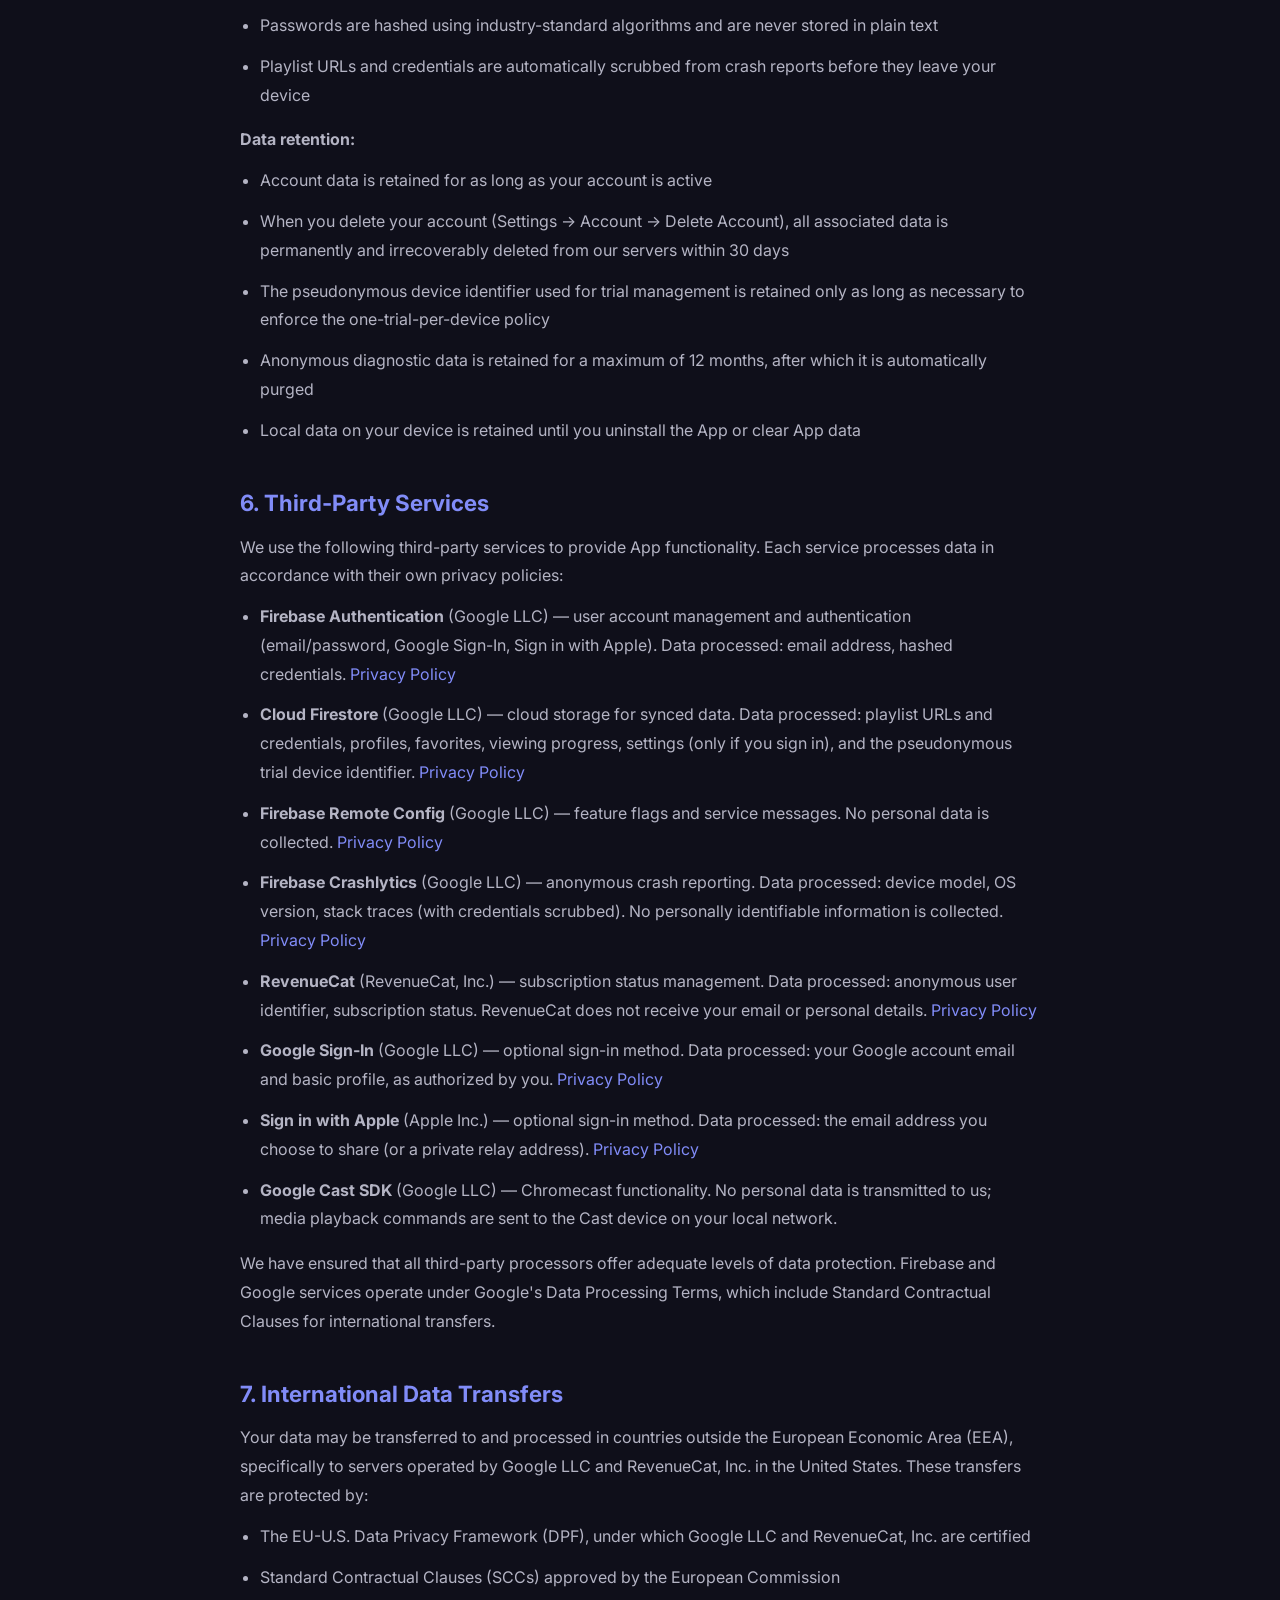
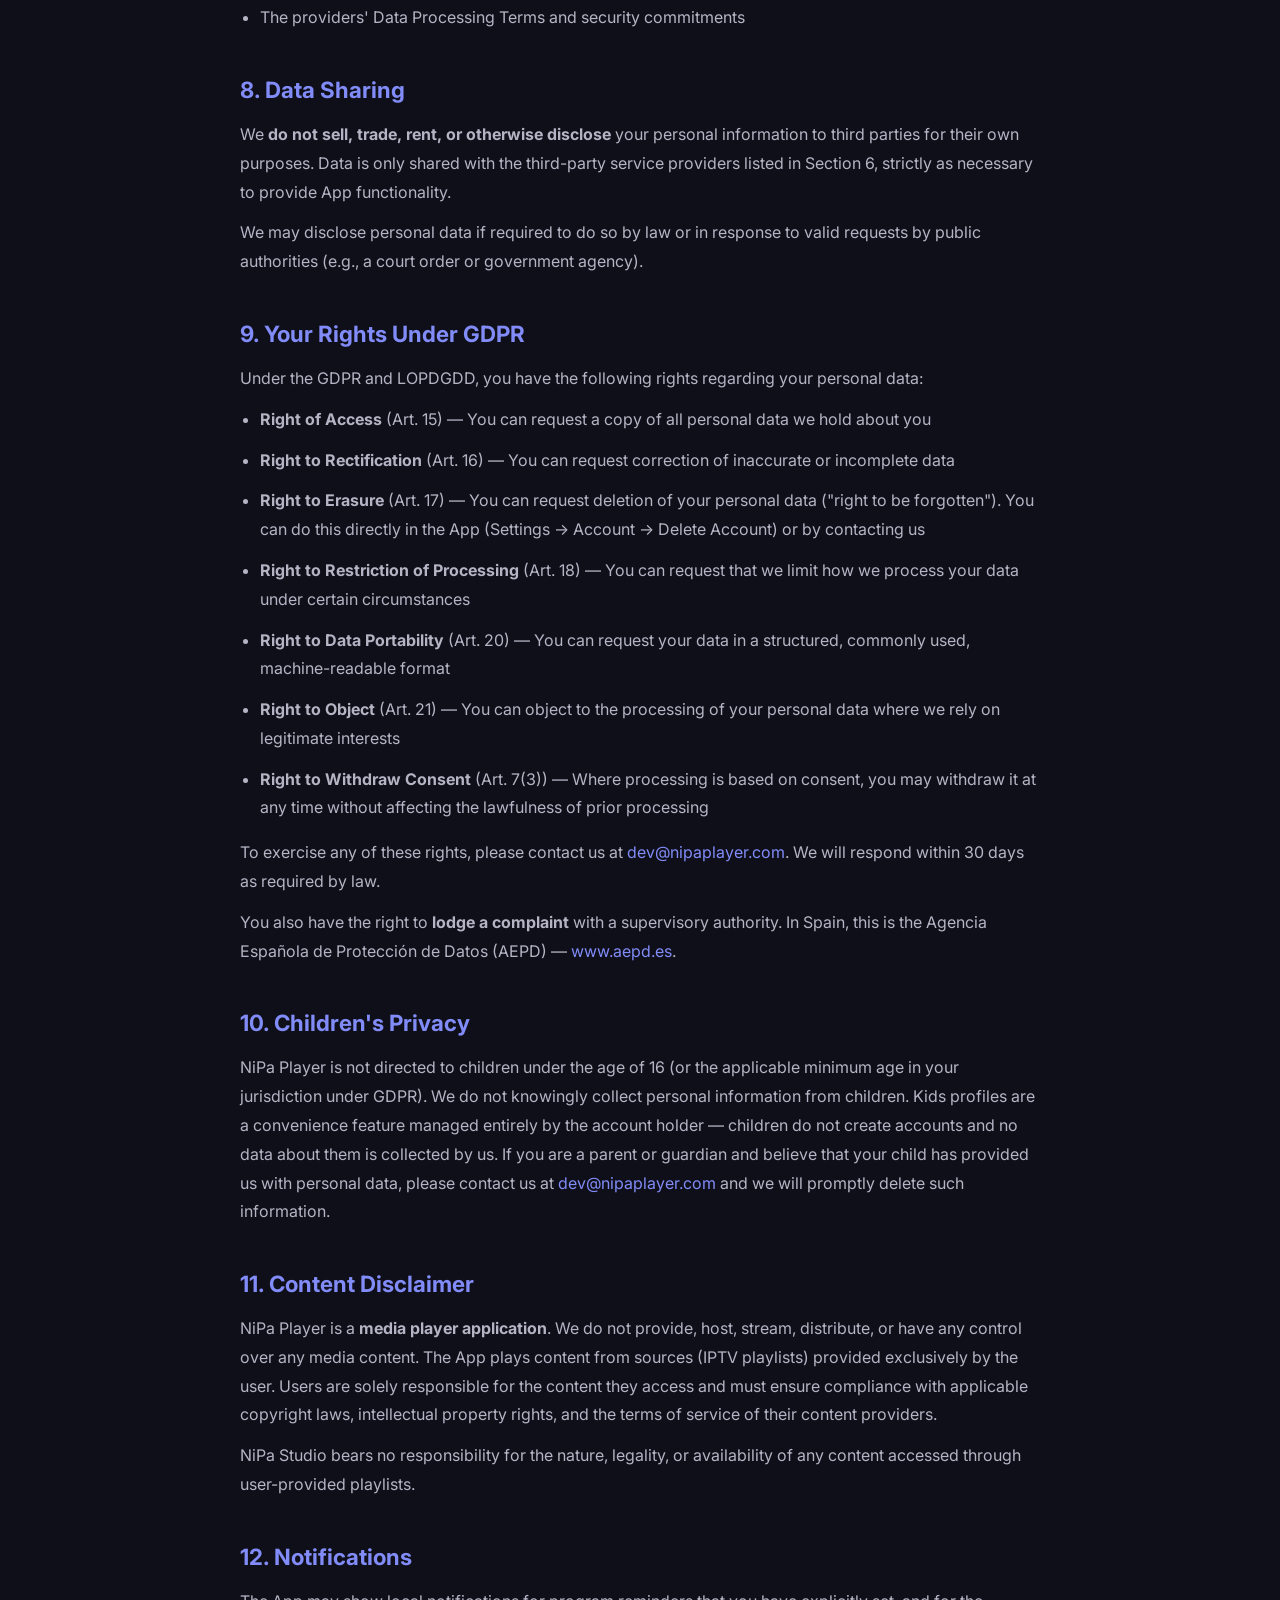
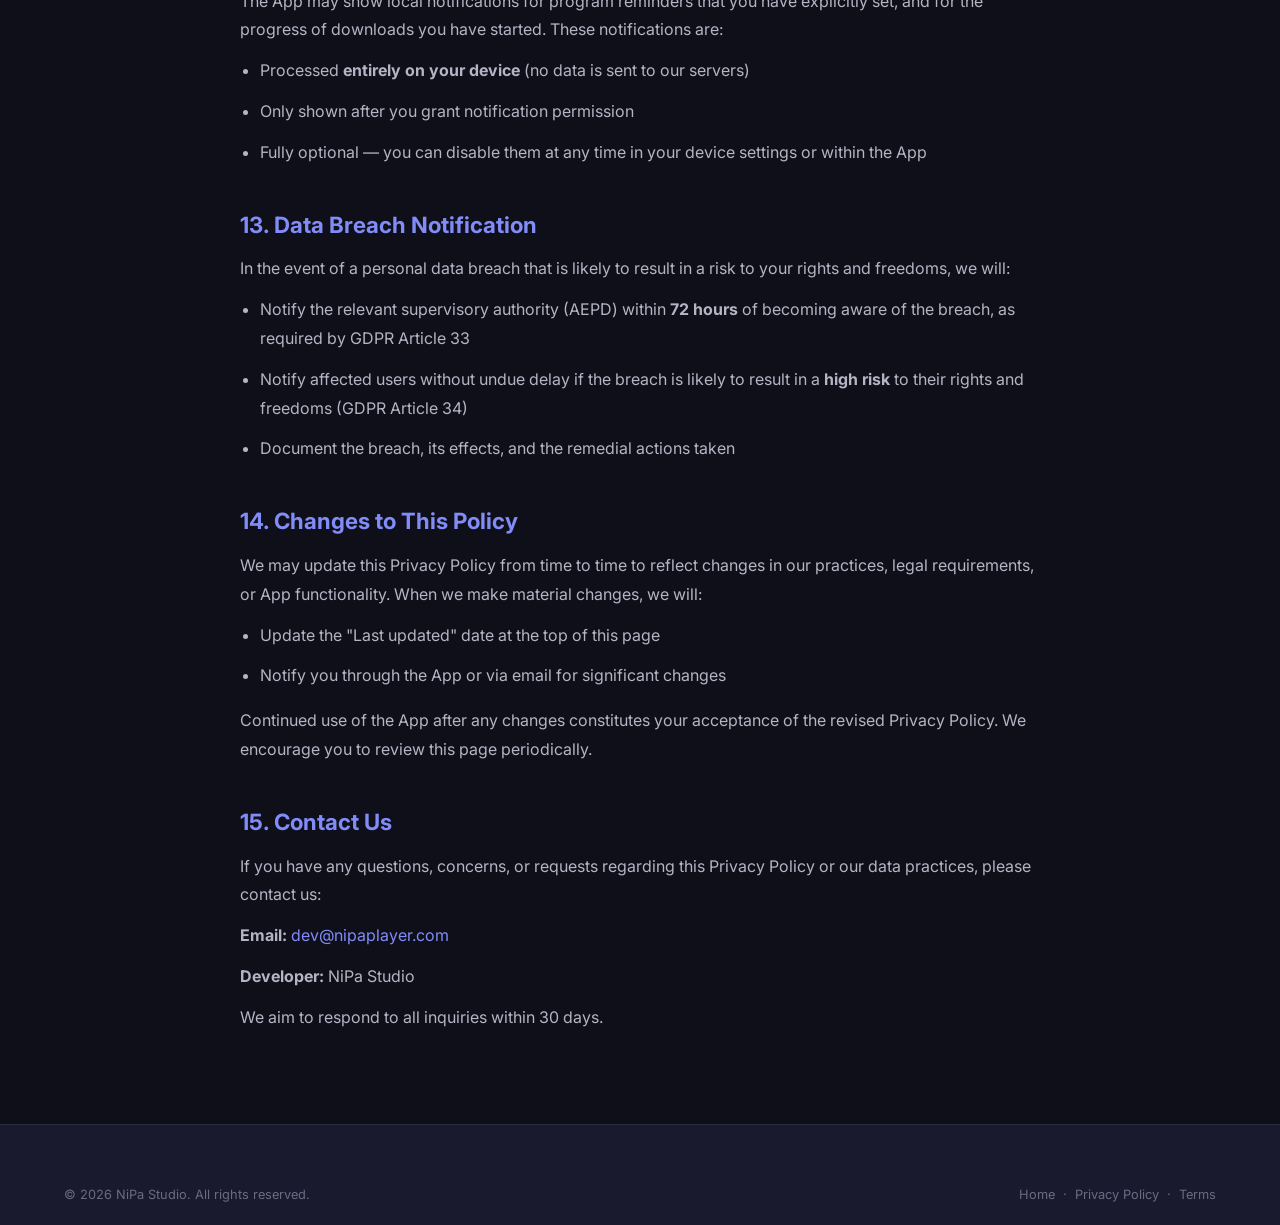
<file: privacy-policy.html>
<!DOCTYPE html>
<html lang="en">

<head>
    <meta charset="UTF-8">
    <meta name="viewport" content="width=device-width, initial-scale=1.0">
    <title>Privacy Policy — NiPa Player</title>
    <meta name="description" content="NiPa Player privacy policy. Learn how we handle your data.">
    <link rel="icon" href="/favicon.ico" sizes="32x32">
    <link rel="icon" type="image/png" sizes="16x16" href="/assets/favicon-16x16.png">
    <link rel="icon" type="image/png" sizes="32x32" href="/assets/favicon-32x32.png">
    <link rel="icon" type="image/png" sizes="96x96" href="/assets/favicon-96x96.png">
    <link rel="apple-touch-icon" sizes="180x180" href="/assets/apple-touch-icon.png">
    <link rel="manifest" href="/site.webmanifest">
    <meta name="theme-color" content="#0f0f1a">
    <link rel="canonical" href="https://www.nipaplayer.com/privacy-policy.html">
    <link rel="preconnect" href="https://fonts.googleapis.com">
    <link rel="preconnect" href="https://fonts.gstatic.com" crossorigin>
    <link rel="stylesheet"
        href="https://fonts.googleapis.com/css2?family=Inter:wght@300;400;500;600;700;800;900&display=swap">
    <link rel="stylesheet" href="/assets/css/styles.css">
</head>

<body>

    <!-- Navigation -->
    <nav class="nav scrolled">
        <div class="container">
            <a href="/" class="nav-brand">
                <img src="/assets/wordmark.svg" alt="NiPa Player" class="nav-wordmark" height="44">
            </a>
            <ul class="nav-links">
                <li><a href="/">Home</a></li>
                <li><a href="/#features">Features</a></li>
                <li><a href="/#pricing">Pricing</a></li>
                <li><a href="/#download" class="nav-cta">Download</a></li>
            </ul>
            <button class="nav-toggle"
                onclick="document.querySelector('.nav-links').style.display=document.querySelector('.nav-links').style.display==='flex'?'none':'flex'"
                aria-label="Menu">☰</button>
        </div>
    </nav>

    <!-- Privacy Policy Content -->
    <section class="legal-page">
        <div class="container">
            <div class="legal-content">
                <h1>Privacy Policy</h1>
                <p class="last-updated">Last updated: July 16, 2026</p>

                <p>NiPa Studio ("we", "our", or "us") operates the NiPa Player application for iOS, Android, Android TV,
                    and macOS (the "App"). This Privacy Policy explains how we collect, use, store, and protect your
                    personal data when you use our App, in accordance with the General Data Protection Regulation (EU)
                    2016/679 ("GDPR"), the Spanish Organic Law 3/2018 on the Protection of Personal Data and Guarantee
                    of Digital Rights ("LOPDGDD"), and other applicable data protection legislation.</p>

                <p>By using the App, you acknowledge that you have read and understood this Privacy Policy. If you do
                    not agree with our data practices, please do not use the App.</p>

                <div
                    style="background: rgba(99, 102, 241, 0.1); border: 1px solid rgba(99, 102, 241, 0.25); border-radius: 12px; padding: 20px 24px; margin: 24px 0;">
                    <p style="color: var(--text-primary); margin-bottom: 8px;"><strong><svg xmlns="http://www.w3.org/2000/svg" viewBox="0 0 24 24" fill="none" stroke="currentColor" stroke-width="2" stroke-linecap="round" stroke-linejoin="round" aria-hidden="true" class="icon-inline" style="color:#f59e0b"><path d="m21.73 18-8-14a2 2 0 0 0-3.48 0l-8 14A2 2 0 0 0 4 20h16a2 2 0 0 0 1.73-2Z"/><path d="M12 9v4"/><path d="M12 17h.01"/></svg> Important Notice:</strong></p>
                    <p style="margin-bottom: 0;">NiPa Player is <strong>exclusively a media player application</strong>.
                        We do <strong>not</strong> provide, sell, distribute, host, stream, or commercialize any IPTV
                        playlists, channels, media content, or streaming services of any kind. All content accessed
                        through the App comes from external sources provided solely by the user. NiPa Studio has no
                        affiliation with any IPTV service provider and bears no responsibility for the content,
                        legality, or availability of any third-party streams.</p>
                </div>

                <h2>1. Data Controller</h2>
                <p>The data controller responsible for processing your personal data is:</p>
                <ul>
                    <li><strong>Name:</strong> NiPa Studio</li>
                    <li><strong>Email:</strong> <a href="mailto:dev@nipaplayer.com">dev@nipaplayer.com</a></li>
                </ul>
                <p>You may contact us at any time regarding questions about data protection or to exercise your rights.
                </p>

                <h2>2. Information We Collect</h2>

                <p>We apply the principle of <strong>data minimization</strong> — we only collect data that is strictly
                    necessary for the App to function. The App contains <strong>no advertising and no analytics or
                    marketing trackers</strong>. Below is a detailed breakdown:</p>

                <p><strong>a) Account Information (optional — only if you create an account):</strong></p>
                <p>Creating an account is optional and is only required if you want cloud sync across your devices. You
                    can sign in using any of the following methods:</p>
                <ul>
                    <li><strong>Email and password</strong> — we store your email address for authentication and
                        account recovery. Your password is never stored in plain text; Firebase Authentication handles
                        credential security using industry-standard hashing algorithms</li>
                    <li><strong>Google Sign-In</strong> — we receive your email address and basic profile information
                        (name) from your Google account, as authorized by you during sign-in</li>
                    <li><strong>Sign in with Apple</strong> — we receive the email address you choose to share. If you
                        use Apple's "Hide My Email" feature, we only receive the anonymized relay address, never your
                        real one</li>
                </ul>

                <p><strong>b) User Profiles:</strong></p>
                <p>The App lets you create up to 5 viewing profiles (including kids profiles) to keep favorites,
                    viewing history, and playback progress separate for each member of your household. Profile data
                    consists of:</p>
                <ul>
                    <li>Profile name and chosen avatar (you may use any name — real names are not required)</li>
                    <li>Per-profile favorites, viewing history, and playback progress ("continue watching")</li>
                </ul>
                <p>This data is stored <strong>locally on your device</strong>. If you sign in to an account, it is
                    additionally synced to your account so it is available on your other devices.</p>

                <p><strong>c) Subscription Data:</strong></p>
                <p>If you subscribe to NiPa Player, all payment processing is handled entirely by Apple (App Store)
                    or Google (Google Play). <strong>We never collect, access, or store</strong> your payment
                    information (credit card numbers, billing addresses, bank details, etc.). We only receive a
                    confirmation of your subscription status (active/inactive/expired) through RevenueCat, our
                    subscription management service.</p>

                <p><strong>d) Device Identifier (free trial management):</strong></p>
                <p>To offer a free trial and prevent its abuse (e.g., repeatedly reinstalling the App to restart the
                    trial), we process a <strong>pseudonymous device identifier</strong>:</p>
                <ul>
                    <li>On Android: the <code>ANDROID_ID</code> value provided by the operating system</li>
                    <li>On Apple devices: the <code>identifierForVendor</code> value provided by the operating
                        system</li>
                </ul>
                <p>This identifier is stored together with the trial start date on our servers. It is <strong>not the
                    advertising identifier</strong> (we never access IDFA/AAID), it cannot be used to identify you
                    personally, and it is used exclusively to enforce the one-trial-per-device policy — never for
                    advertising, tracking, or profiling.</p>

                <p><strong>e) User-Provided Content (playlists):</strong></p>
                <p>The App allows you to add your own IPTV playlists (M3U URLs or Xtream Codes API credentials). This
                    data is:</p>
                <ul>
                    <li>Stored <strong>locally on your device</strong> by default, <strong>encrypted at rest</strong>
                        using AES-256. The encryption key is stored securely in the device's native keychain
                        (Keychain on iOS/macOS, EncryptedSharedPreferences on Android)</li>
                    <li>If you sign in to an account, your playlist data is synced to your account on Cloud
                        Firestore, protected by Firebase Security Rules and encrypted in transit (TLS) and at rest</li>
                    <li>We <strong>do not monitor, access, inspect, or control</strong> the content of your playlists or
                        the streams you access</li>
                </ul>

                <p><strong>f) Offline Downloads:</strong></p>
                <p>If the download feature is available on your platform, media you download for offline viewing is
                    stored <strong>exclusively on your device</strong>, inside the App's private sandbox. Downloaded
                    files are <strong>never uploaded to our servers</strong>, are excluded from cloud device backups,
                    and are removed when you delete them or uninstall the App. We have no knowledge of, or access to,
                    what you download.</p>

                <p><strong>g) Crash Data:</strong></p>
                <p>We use <strong>Firebase Crashlytics</strong> (Google LLC) to collect anonymous crash reports. This
                    data includes device model, OS version, and stack traces. Before any crash report is sent, the App
                    <strong>automatically scrubs playlist URLs and credentials</strong> from it. Crash data does not
                    identify you personally and is used solely to fix bugs and improve app stability.</p>

                <p><strong>h) Remote Configuration:</strong></p>
                <p>The App uses <strong>Firebase Remote Config</strong> (Google LLC) to retrieve feature availability
                    flags and, occasionally, important service messages (e.g., a notice about a critical update). This
                    is a simple configuration download — no personal data is collected and no profile is built.</p>

                <p><strong>i) Data We Do NOT Collect:</strong></p>
                <ul>
                    <li>We do not collect your location data</li>
                    <li>We do not collect your contacts, photos, or files</li>
                    <li>We do not collect advertising identifiers (IDFA/AAID)</li>
                    <li>We do not use analytics or marketing SDKs, and we do not track you across other apps or
                        websites</li>
                    <li>We do not use cookies or web tracking technologies within the App</li>
                    <li>We do not monitor what you watch — viewing history exists only for your own "continue
                        watching" convenience, on your device and (if signed in) in your private account space</li>
                </ul>

                <h2>3. Legal Basis for Processing</h2>
                <p>Under the GDPR (Article 6), we process your personal data based on the following legal grounds:</p>
                <ul>
                    <li><strong>Contractual necessity</strong> (Art. 6(1)(b)): Processing your account data is
                        necessary to provide the App's services (authentication, cloud sync, subscription management)
                    </li>
                    <li><strong>Legitimate interests</strong> (Art. 6(1)(f)): Processing anonymous diagnostic data to
                        improve App stability, and processing the pseudonymous device identifier to prevent free-trial
                        abuse. These processing activities do not override your fundamental rights, as the data is
                        non-identifiable or strictly limited to fraud prevention</li>
                    <li><strong>Consent</strong> (Art. 6(1)(a)): Where required, we obtain your explicit consent before
                        processing (e.g., enabling notification permissions). You may withdraw consent at any
                        time</li>
                </ul>

                <h2>4. How We Use Your Information</h2>
                <p>We use the information we collect exclusively for the following purposes:</p>
                <ul>
                    <li>To provide, operate, and maintain the App</li>
                    <li>To authenticate your account and enable cloud sync of your playlists, profiles, favorites, and
                        playback progress across your devices</li>
                    <li>To verify and manage your subscription status and free trial</li>
                    <li>To send local notifications for program reminders <strong>you</strong> have set (these are
                        processed entirely on your device; no notification data is sent to our servers)</li>
                    <li>To send essential service communications (e.g., password reset emails)</li>
                    <li>To improve the App through aggregated, anonymous diagnostic data</li>
                    <li>To respond to your support inquiries</li>
                </ul>
                <p>We <strong>do not</strong> use your data for advertising, profiling, automated decision-making, or
                    any purpose not listed above. We <strong>never sell</strong> your data.</p>

                <h2>5. Data Storage, Security, and Retention</h2>

                <p><strong>Storage:</strong></p>
                <ul>
                    <li><strong>Local data</strong> (playlists, profiles, favorites, settings, viewing history,
                        offline downloads) is stored solely on your device and is not accessible to us</li>
                    <li><strong>Account data</strong> (if you create an account) is stored securely using Google
                        Firebase services (Firebase Authentication and Cloud Firestore), hosted in the European
                        Union</li>
                </ul>

                <p><strong>Security measures:</strong></p>
                <ul>
                    <li>All data transmitted between the App and our servers is encrypted using TLS (Transport Layer
                        Security)</li>
                    <li>Playlist credentials stored locally on your device are <strong>encrypted at rest using
                        AES-256</strong>, with the encryption key secured in the device's native keychain</li>
                    <li>Offline downloads and their metadata are stored in the App's private, sandboxed storage,
                        with metadata kept in an encrypted local database</li>
                    <li>Data at rest in Firebase is encrypted using AES-256</li>
                    <li>Access to user data is restricted by Firebase Security Rules to the authenticated user only</li>
                    <li>Passwords are hashed using industry-standard algorithms and are never stored in plain text</li>
                    <li>Playlist URLs and credentials are automatically scrubbed from crash reports before they leave
                        your device</li>
                </ul>

                <p><strong>Data retention:</strong></p>
                <ul>
                    <li>Account data is retained for as long as your account is active</li>
                    <li>When you delete your account (Settings → Account → Delete Account), all associated data is
                        permanently and irrecoverably deleted from our servers within 30 days</li>
                    <li>The pseudonymous device identifier used for trial management is retained only as long as
                        necessary to enforce the one-trial-per-device policy</li>
                    <li>Anonymous diagnostic data is retained for a maximum of 12 months, after which it is
                        automatically purged</li>
                    <li>Local data on your device is retained until you uninstall the App or clear App data</li>
                </ul>

                <h2>6. Third-Party Services</h2>
                <p>We use the following third-party services to provide App functionality. Each service processes data
                    in accordance with their own privacy policies:</p>
                <ul>
                    <li><strong>Firebase Authentication</strong> (Google LLC) — user account management and
                        authentication (email/password, Google Sign-In, Sign in with Apple). Data processed: email
                        address, hashed credentials.
                        <a href="https://firebase.google.com/support/privacy" target="_blank" rel="noopener">Privacy
                            Policy</a>
                    </li>
                    <li><strong>Cloud Firestore</strong> (Google LLC) — cloud storage for synced data. Data
                        processed: playlist URLs and credentials, profiles, favorites, viewing progress, settings
                        (only if you sign in), and the pseudonymous trial device identifier.
                        <a href="https://firebase.google.com/support/privacy" target="_blank" rel="noopener">Privacy
                            Policy</a>
                    </li>
                    <li><strong>Firebase Remote Config</strong> (Google LLC) — feature flags and service messages. No
                        personal data is collected.
                        <a href="https://firebase.google.com/support/privacy" target="_blank" rel="noopener">Privacy
                            Policy</a>
                    </li>
                    <li><strong>Firebase Crashlytics</strong> (Google LLC) — anonymous crash reporting. Data
                        processed: device model, OS version, stack traces (with credentials scrubbed). No personally
                        identifiable information is collected.
                        <a href="https://firebase.google.com/support/privacy" target="_blank" rel="noopener">Privacy
                            Policy</a>
                    </li>
                    <li><strong>RevenueCat</strong> (RevenueCat, Inc.) — subscription status management. Data processed:
                        anonymous user identifier, subscription status. RevenueCat does not receive your email or
                        personal details.
                        <a href="https://www.revenuecat.com/privacy" target="_blank" rel="noopener">Privacy Policy</a>
                    </li>
                    <li><strong>Google Sign-In</strong> (Google LLC) — optional sign-in method. Data processed: your
                        Google account email and basic profile, as authorized by you.
                        <a href="https://policies.google.com/privacy" target="_blank" rel="noopener">Privacy Policy</a>
                    </li>
                    <li><strong>Sign in with Apple</strong> (Apple Inc.) — optional sign-in method. Data processed:
                        the email address you choose to share (or a private relay address).
                        <a href="https://www.apple.com/legal/privacy/" target="_blank" rel="noopener">Privacy
                            Policy</a>
                    </li>
                    <li><strong>Google Cast SDK</strong> (Google LLC) — Chromecast functionality. No personal data is
                        transmitted to us; media playback commands are sent to the Cast device on your local network.
                    </li>
                </ul>
                <p>We have ensured that all third-party processors offer adequate levels of data protection. Firebase
                    and Google services operate under Google's Data Processing Terms, which include Standard Contractual
                    Clauses for international transfers.</p>

                <h2>7. International Data Transfers</h2>
                <p>Your data may be transferred to and processed in countries outside the European Economic Area (EEA),
                    specifically to servers operated by Google LLC and RevenueCat, Inc. in the United States. These
                    transfers are protected by:</p>
                <ul>
                    <li>The EU-U.S. Data Privacy Framework (DPF), under which Google LLC and RevenueCat, Inc. are
                        certified</li>
                    <li>Standard Contractual Clauses (SCCs) approved by the European Commission</li>
                    <li>The providers' Data Processing Terms and security commitments</li>
                </ul>

                <h2>8. Data Sharing</h2>
                <p>We <strong>do not sell, trade, rent, or otherwise disclose</strong> your personal information to
                    third parties for their own purposes. Data is only shared with the third-party service providers
                    listed in Section 6, strictly as necessary to provide App functionality.</p>
                <p>We may disclose personal data if required to do so by law or in response to valid requests by public
                    authorities (e.g., a court order or government agency).</p>

                <h2>9. Your Rights Under GDPR</h2>
                <p>Under the GDPR and LOPDGDD, you have the following rights regarding your personal data:</p>
                <ul>
                    <li><strong>Right of Access</strong> (Art. 15) — You can request a copy of all personal data we hold
                        about you</li>
                    <li><strong>Right to Rectification</strong> (Art. 16) — You can request correction of inaccurate or
                        incomplete data</li>
                    <li><strong>Right to Erasure</strong> (Art. 17) — You can request deletion of your personal data
                        ("right to be forgotten"). You can do this directly in the App (Settings → Account → Delete
                        Account) or by contacting us</li>
                    <li><strong>Right to Restriction of Processing</strong> (Art. 18) — You can request that we limit
                        how we process your data under certain circumstances</li>
                    <li><strong>Right to Data Portability</strong> (Art. 20) — You can request your data in a
                        structured,
                        commonly used, machine-readable format</li>
                    <li><strong>Right to Object</strong> (Art. 21) — You can object to the processing of your personal
                        data where we rely on legitimate interests</li>
                    <li><strong>Right to Withdraw Consent</strong> (Art. 7(3)) — Where processing is based on consent,
                        you may withdraw it at any time without affecting the lawfulness of prior processing</li>
                </ul>
                <p>To exercise any of these rights, please contact us at
                    <a href="mailto:dev@nipaplayer.com">dev@nipaplayer.com</a>. We will respond within 30 days as
                    required by law.
                </p>
                <p>You also have the right to <strong>lodge a complaint</strong> with a supervisory authority. In Spain,
                    this is the Agencia Española de Protección de Datos (AEPD) —
                    <a href="https://www.aepd.es" target="_blank" rel="noopener">www.aepd.es</a>.
                </p>

                <h2>10. Children's Privacy</h2>
                <p>NiPa Player is not directed to children under the age of 16 (or the applicable minimum age in your
                    jurisdiction under GDPR). We do not knowingly collect personal information from children. Kids
                    profiles are a convenience feature managed entirely by the account holder — children do not create
                    accounts and no data about them is collected by us. If you are a parent or guardian and believe
                    that your child has provided us with personal data, please contact us at
                    <a href="mailto:dev@nipaplayer.com">dev@nipaplayer.com</a> and we will promptly delete such
                    information.</p>

                <h2>11. Content Disclaimer</h2>
                <p>NiPa Player is a <strong>media player application</strong>. We do not provide, host, stream,
                    distribute, or have any control over any media content. The App plays content from sources (IPTV
                    playlists) provided exclusively by the user. Users are solely responsible for the content they
                    access and must ensure compliance with applicable copyright laws, intellectual property rights,
                    and the terms of service of their content providers.</p>
                <p>NiPa Studio bears no responsibility for the nature, legality, or availability of any content
                    accessed through user-provided playlists.</p>

                <h2>12. Notifications</h2>
                <p>The App may show local notifications for program reminders that you have explicitly set, and for the
                    progress of downloads you have started. These notifications are:</p>
                <ul>
                    <li>Processed <strong>entirely on your device</strong> (no data is sent to our servers)</li>
                    <li>Only shown after you grant notification permission</li>
                    <li>Fully optional — you can disable them at any time in your device settings or within the App</li>
                </ul>

                <h2>13. Data Breach Notification</h2>
                <p>In the event of a personal data breach that is likely to result in a risk to your rights and
                    freedoms, we will:</p>
                <ul>
                    <li>Notify the relevant supervisory authority (AEPD) within <strong>72 hours</strong> of becoming
                        aware of the breach, as required by GDPR Article 33</li>
                    <li>Notify affected users without undue delay if the breach is likely to result in a <strong>high
                            risk</strong> to their rights and freedoms (GDPR Article 34)</li>
                    <li>Document the breach, its effects, and the remedial actions taken</li>
                </ul>

                <h2>14. Changes to This Policy</h2>
                <p>We may update this Privacy Policy from time to time to reflect changes in our practices, legal
                    requirements, or App functionality. When we make material changes, we will:</p>
                <ul>
                    <li>Update the "Last updated" date at the top of this page</li>
                    <li>Notify you through the App or via email for significant changes</li>
                </ul>
                <p>Continued use of the App after any changes constitutes your acceptance of the revised Privacy
                    Policy. We encourage you to review this page periodically.</p>

                <h2>15. Contact Us</h2>
                <p>If you have any questions, concerns, or requests regarding this Privacy Policy or our data
                    practices, please contact us:</p>
                <p><strong>Email:</strong> <a href="mailto:dev@nipaplayer.com">dev@nipaplayer.com</a></p>
                <p><strong>Developer:</strong> NiPa Studio</p>
                <p>We aim to respond to all inquiries within 30 days.</p>
            </div>
        </div>
    </section>

    <!-- Footer -->
    <footer class="footer">
        <div class="container">
            <div class="footer-bottom" style="border-top: none; padding-top: 0;">
                <span>&copy; 2026 NiPa Studio. All rights reserved.</span>
                <div>
                    <a href="/" style="color: var(--text-muted);">Home</a> &nbsp;·&nbsp;
                    <a href="/privacy-policy.html" style="color: var(--text-muted);">Privacy Policy</a> &nbsp;·&nbsp;
                    <a href="/terms.html" style="color: var(--text-muted);">Terms</a>
                </div>
            </div>
        </div>
    </footer>

</body>

</html>
</file>
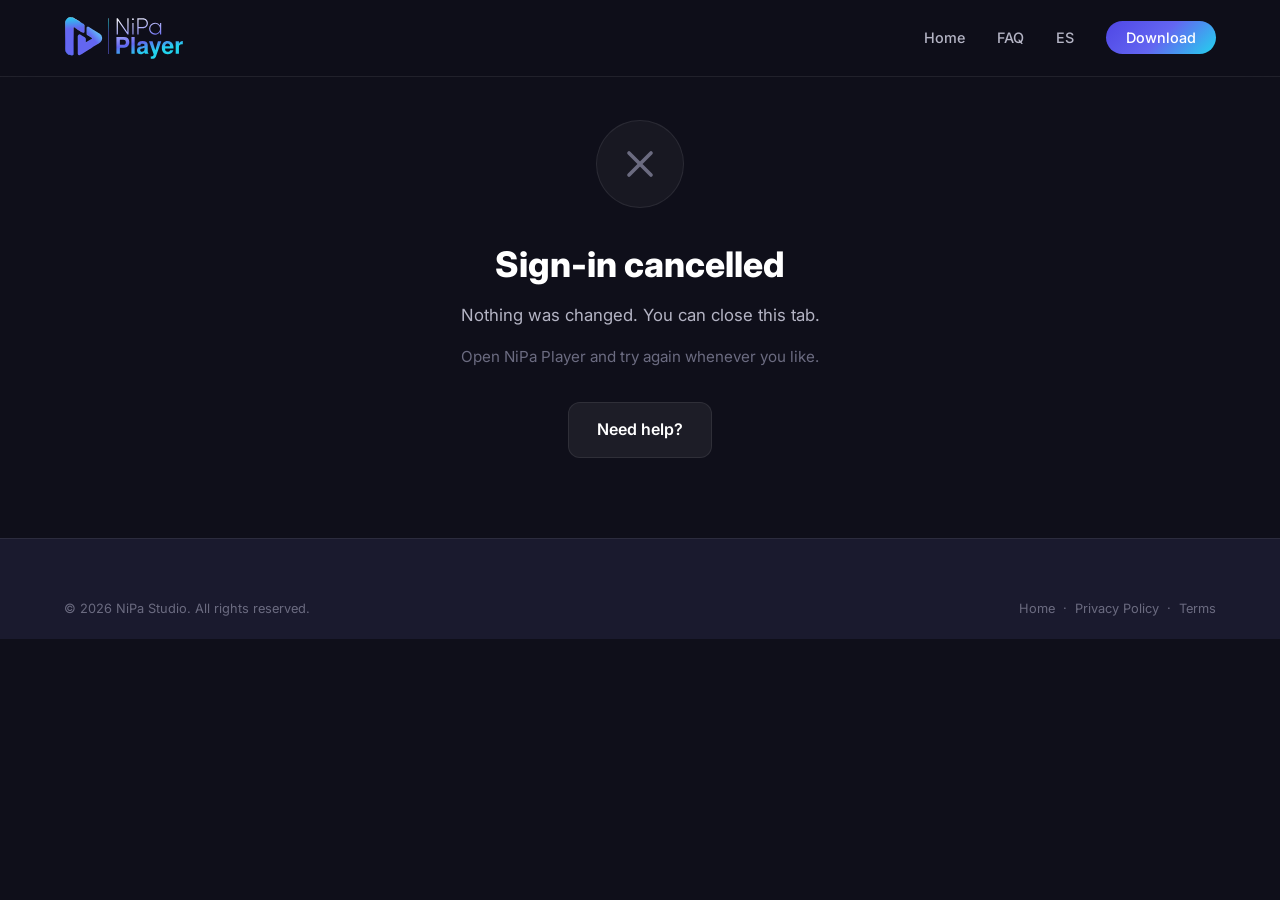
<file: sign-in-cancelled.html>
<!DOCTYPE html>
<html lang="en">

<head>
    <meta charset="UTF-8">
    <meta name="viewport" content="width=device-width, initial-scale=1.0">
    <title>Sign-in cancelled — NiPa Player</title>
    <meta name="description" content="The NiPa Player sign-in was cancelled.">
    <!-- Landing page for the desktop sign-in redirect, not a destination of
         its own: keep it out of search results and out of the sitemap. -->
    <meta name="robots" content="noindex, nofollow">
    <link rel="icon" href="/favicon.ico" sizes="32x32">
    <link rel="icon" type="image/png" sizes="16x16" href="/assets/favicon-16x16.png">
    <link rel="icon" type="image/png" sizes="32x32" href="/assets/favicon-32x32.png">
    <link rel="icon" type="image/png" sizes="96x96" href="/assets/favicon-96x96.png">
    <link rel="apple-touch-icon" sizes="180x180" href="/assets/apple-touch-icon.png">
    <link rel="manifest" href="/site.webmanifest">
    <meta name="theme-color" content="#0f0f1a">
    <link rel="preconnect" href="https://fonts.googleapis.com">
    <link rel="preconnect" href="https://fonts.gstatic.com" crossorigin>
    <link rel="stylesheet"
        href="https://fonts.googleapis.com/css2?family=Inter:wght@300;400;500;600;700;800;900&display=swap">
    <link rel="stylesheet" href="/assets/css/styles.css">
</head>

<body>

    <!-- Navigation -->
    <nav class="nav scrolled">
        <div class="container">
            <a href="/" class="nav-brand">
                <img src="/assets/wordmark.svg" alt="NiPa Player" class="nav-wordmark" height="44">
            </a>
            <ul class="nav-links">
                <li><a href="/">Home</a></li>
                <li><a href="/faq.html">FAQ</a></li>
                <li><a href="/es/sign-in-cancelled.html" hreflang="es" lang="es">ES</a></li>
                <li><a href="/#download" class="nav-cta">Download</a></li>
            </ul>
            <button class="nav-toggle"
                onclick="document.querySelector('.nav-links').style.display=document.querySelector('.nav-links').style.display==='flex'?'none':'flex'"
                aria-label="Menu">☰</button>
        </div>
    </nav>

    <!-- Sign-in result -->
    <section class="legal-page">
        <div class="container">
            <div class="legal-content" style="text-align: center; max-width: 560px;">
                <div
                    style="width: 88px; height: 88px; margin: 0 auto 28px; display: flex; align-items: center; justify-content: center; border-radius: 50%; background: rgba(255, 255, 255, 0.04); border: 1px solid rgba(255, 255, 255, 0.08);">
                    <svg xmlns="http://www.w3.org/2000/svg" width="44" height="44" viewBox="0 0 24 24" fill="none"
                        stroke="#6b6b80" stroke-width="2" stroke-linecap="round" stroke-linejoin="round"
                        aria-hidden="true">
                        <path d="M18 6 6 18" />
                        <path d="m6 6 12 12" />
                    </svg>
                </div>

                <h1>Sign-in cancelled</h1>
                <p style="font-size: 1.05rem;">Nothing was changed. You can close this tab.</p>
                <p style="color: var(--text-muted); font-size: 0.95rem;">Open NiPa Player and try again whenever you
                    like.</p>

                <div style="display: flex; gap: 16px; justify-content: center; flex-wrap: wrap; margin-top: 32px;">
                    <a href="/faq.html" class="btn-secondary">Need help?</a>
                </div>
            </div>
        </div>
    </section>

    <!-- Footer -->
    <footer class="footer">
        <div class="container">
            <div class="footer-bottom" style="border-top: none; padding-top: 0;">
                <span>&copy; 2026 NiPa Studio. All rights reserved.</span>
                <div>
                    <a href="/" style="color: var(--text-muted);">Home</a> &nbsp;·&nbsp;
                    <a href="/privacy-policy.html" style="color: var(--text-muted);">Privacy Policy</a> &nbsp;·&nbsp;
                    <a href="/terms.html" style="color: var(--text-muted);">Terms</a>
                </div>
            </div>
        </div>
    </footer>

</body>

</html>
</file>
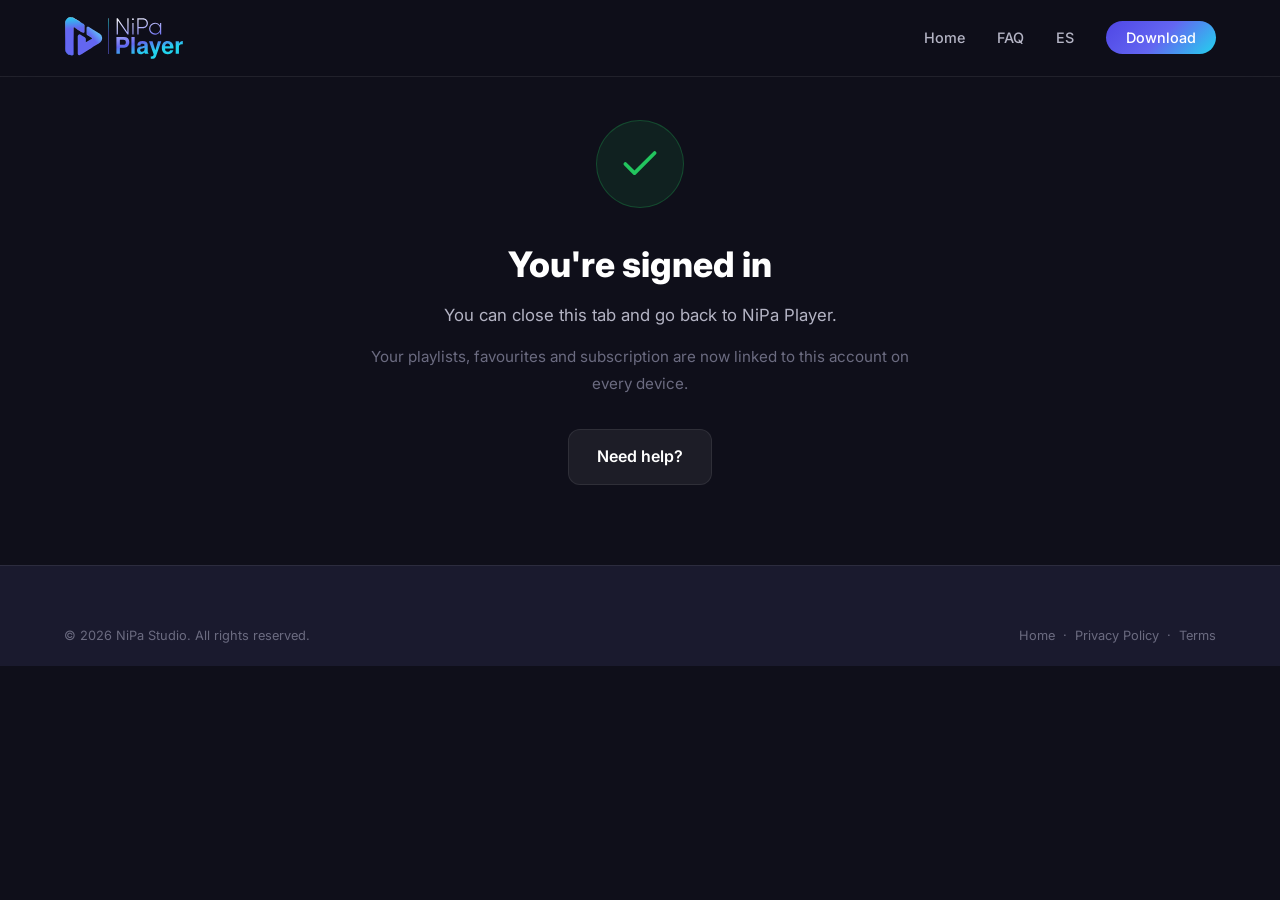
<file: signed-in.html>
<!DOCTYPE html>
<html lang="en">

<head>
    <meta charset="UTF-8">
    <meta name="viewport" content="width=device-width, initial-scale=1.0">
    <title>Signed in — NiPa Player</title>
    <meta name="description" content="You are signed in to NiPa Player.">
    <!-- Landing page for the desktop sign-in redirect, not a destination of
         its own: keep it out of search results and out of the sitemap. -->
    <meta name="robots" content="noindex, nofollow">
    <link rel="icon" href="/favicon.ico" sizes="32x32">
    <link rel="icon" type="image/png" sizes="16x16" href="/assets/favicon-16x16.png">
    <link rel="icon" type="image/png" sizes="32x32" href="/assets/favicon-32x32.png">
    <link rel="icon" type="image/png" sizes="96x96" href="/assets/favicon-96x96.png">
    <link rel="apple-touch-icon" sizes="180x180" href="/assets/apple-touch-icon.png">
    <link rel="manifest" href="/site.webmanifest">
    <meta name="theme-color" content="#0f0f1a">
    <link rel="preconnect" href="https://fonts.googleapis.com">
    <link rel="preconnect" href="https://fonts.gstatic.com" crossorigin>
    <link rel="stylesheet"
        href="https://fonts.googleapis.com/css2?family=Inter:wght@300;400;500;600;700;800;900&display=swap">
    <link rel="stylesheet" href="/assets/css/styles.css">
</head>

<body>

    <!-- Navigation -->
    <nav class="nav scrolled">
        <div class="container">
            <a href="/" class="nav-brand">
                <img src="/assets/wordmark.svg" alt="NiPa Player" class="nav-wordmark" height="44">
            </a>
            <ul class="nav-links">
                <li><a href="/">Home</a></li>
                <li><a href="/faq.html">FAQ</a></li>
                <li><a href="/es/signed-in.html" hreflang="es" lang="es">ES</a></li>
                <li><a href="/#download" class="nav-cta">Download</a></li>
            </ul>
            <button class="nav-toggle"
                onclick="document.querySelector('.nav-links').style.display=document.querySelector('.nav-links').style.display==='flex'?'none':'flex'"
                aria-label="Menu">☰</button>
        </div>
    </nav>

    <!-- Sign-in result -->
    <section class="legal-page">
        <div class="container">
            <div class="legal-content" style="text-align: center; max-width: 560px;">
                <div
                    style="width: 88px; height: 88px; margin: 0 auto 28px; display: flex; align-items: center; justify-content: center; border-radius: 50%; background: rgba(34, 197, 94, 0.1); border: 1px solid rgba(34, 197, 94, 0.25);">
                    <svg xmlns="http://www.w3.org/2000/svg" width="44" height="44" viewBox="0 0 24 24" fill="none"
                        stroke="#22c55e" stroke-width="2" stroke-linecap="round" stroke-linejoin="round"
                        aria-hidden="true">
                        <path d="M20 6 9 17l-5-5" />
                    </svg>
                </div>

                <h1>You're signed in</h1>
                <p style="font-size: 1.05rem;">You can close this tab and go back to NiPa Player.</p>
                <p style="color: var(--text-muted); font-size: 0.95rem;">Your playlists, favourites and subscription are
                    now linked to this account on every device.</p>

                <div style="display: flex; gap: 16px; justify-content: center; flex-wrap: wrap; margin-top: 32px;">
                    <a href="/faq.html" class="btn-secondary">Need help?</a>
                </div>
            </div>
        </div>
    </section>

    <!-- Footer -->
    <footer class="footer">
        <div class="container">
            <div class="footer-bottom" style="border-top: none; padding-top: 0;">
                <span>&copy; 2026 NiPa Studio. All rights reserved.</span>
                <div>
                    <a href="/" style="color: var(--text-muted);">Home</a> &nbsp;·&nbsp;
                    <a href="/privacy-policy.html" style="color: var(--text-muted);">Privacy Policy</a> &nbsp;·&nbsp;
                    <a href="/terms.html" style="color: var(--text-muted);">Terms</a>
                </div>
            </div>
        </div>
    </footer>

</body>

</html>
</file>
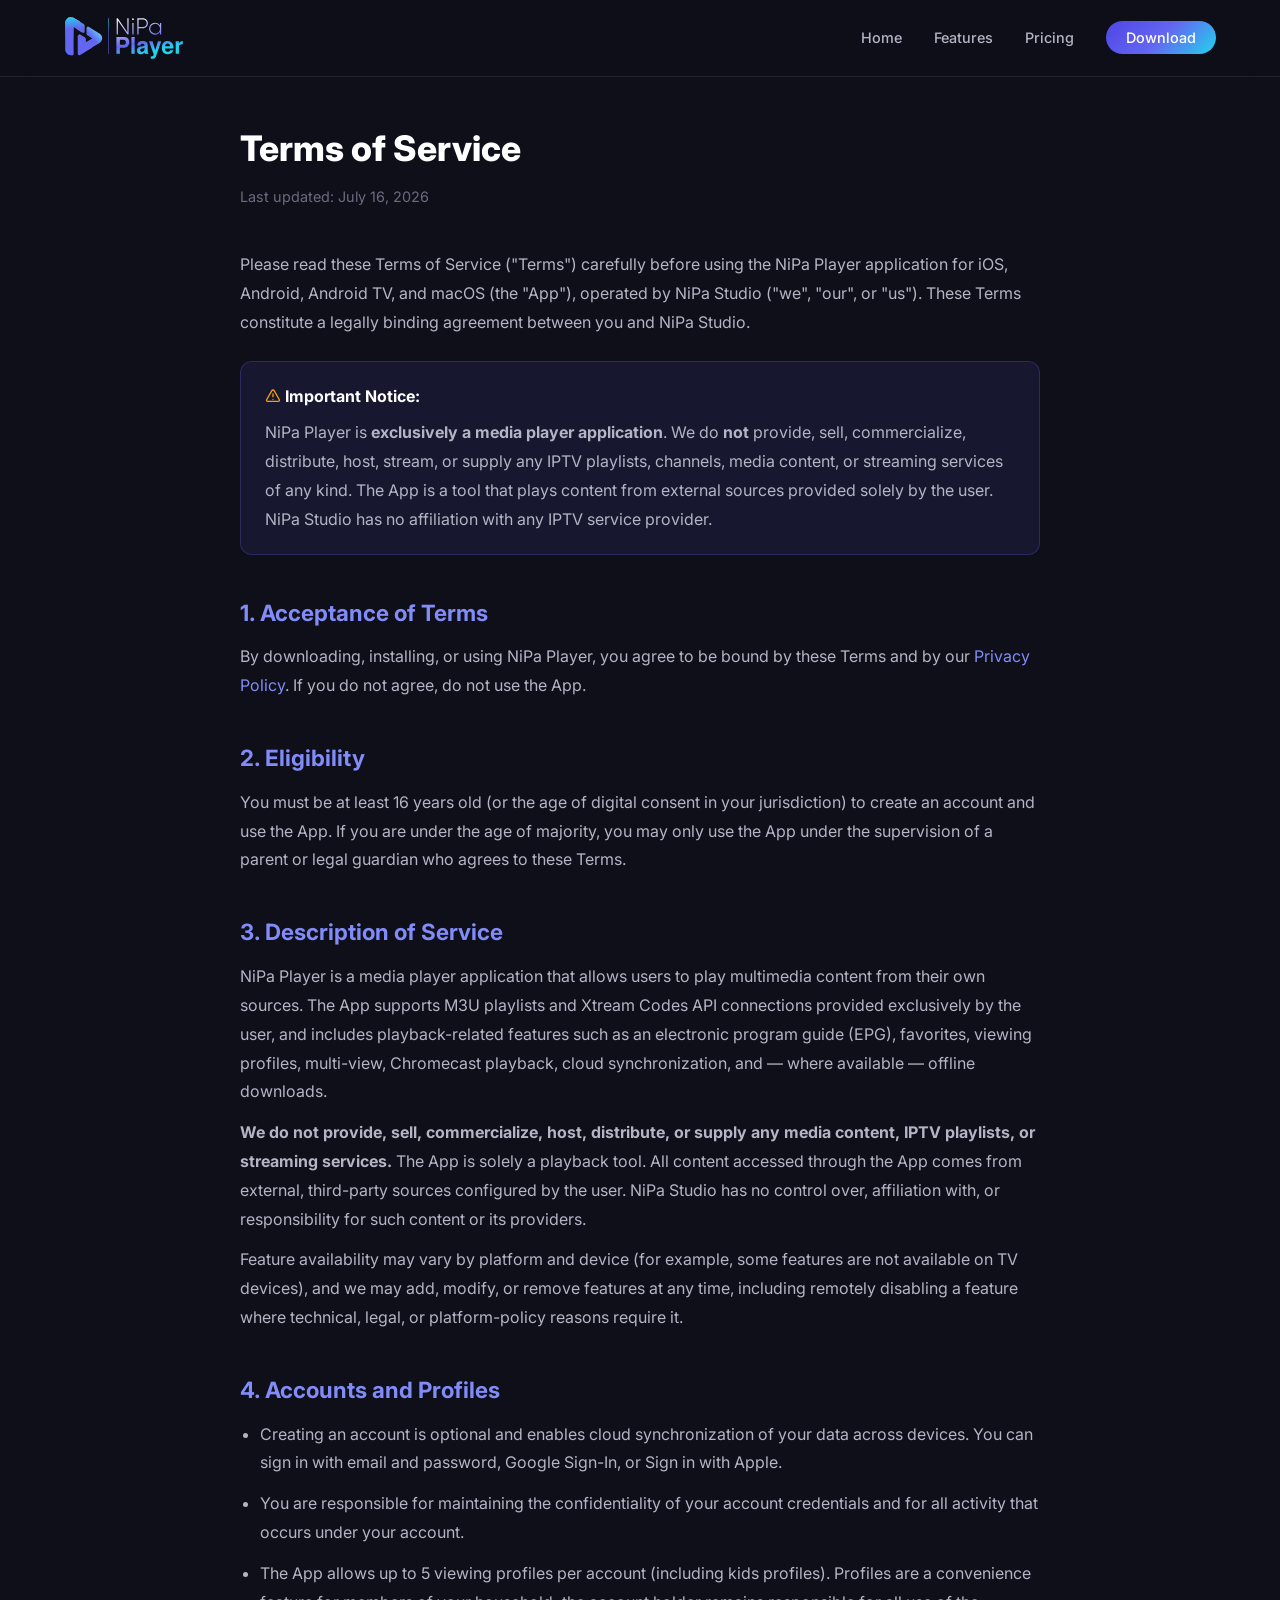
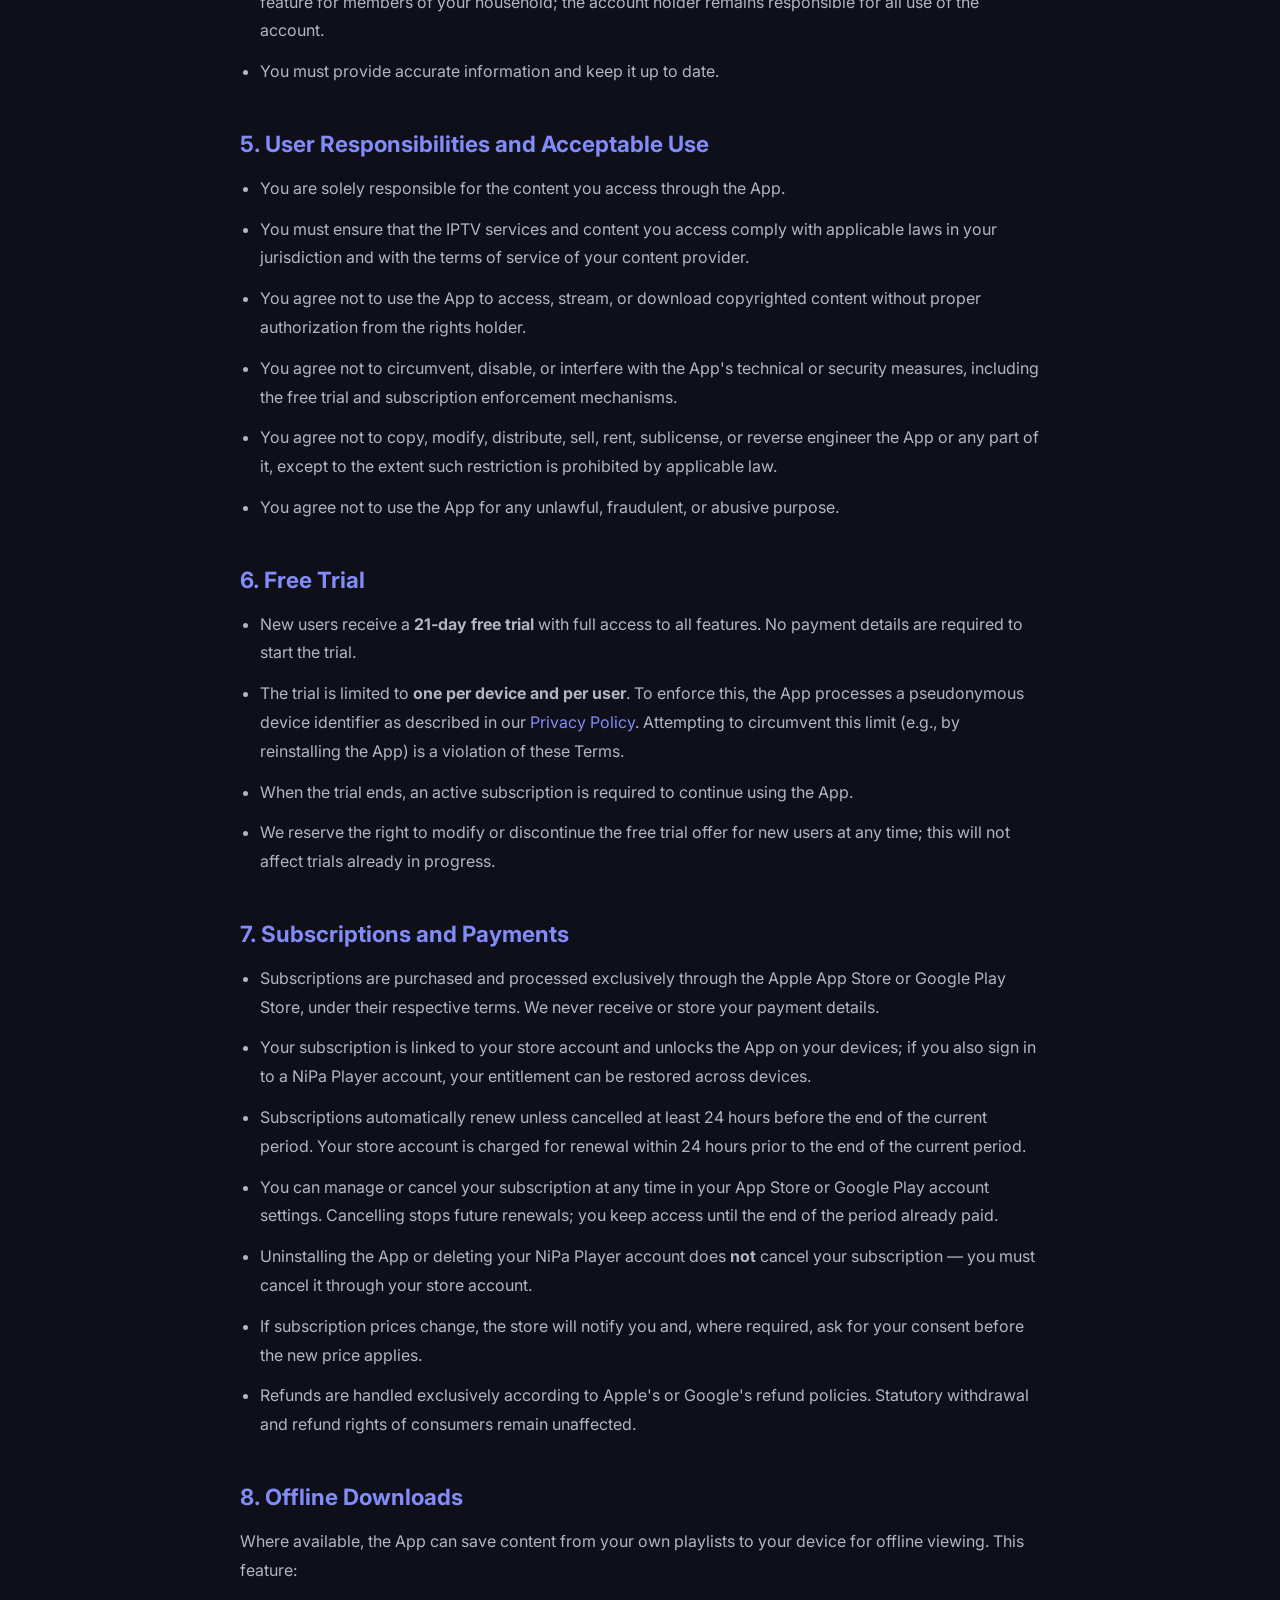
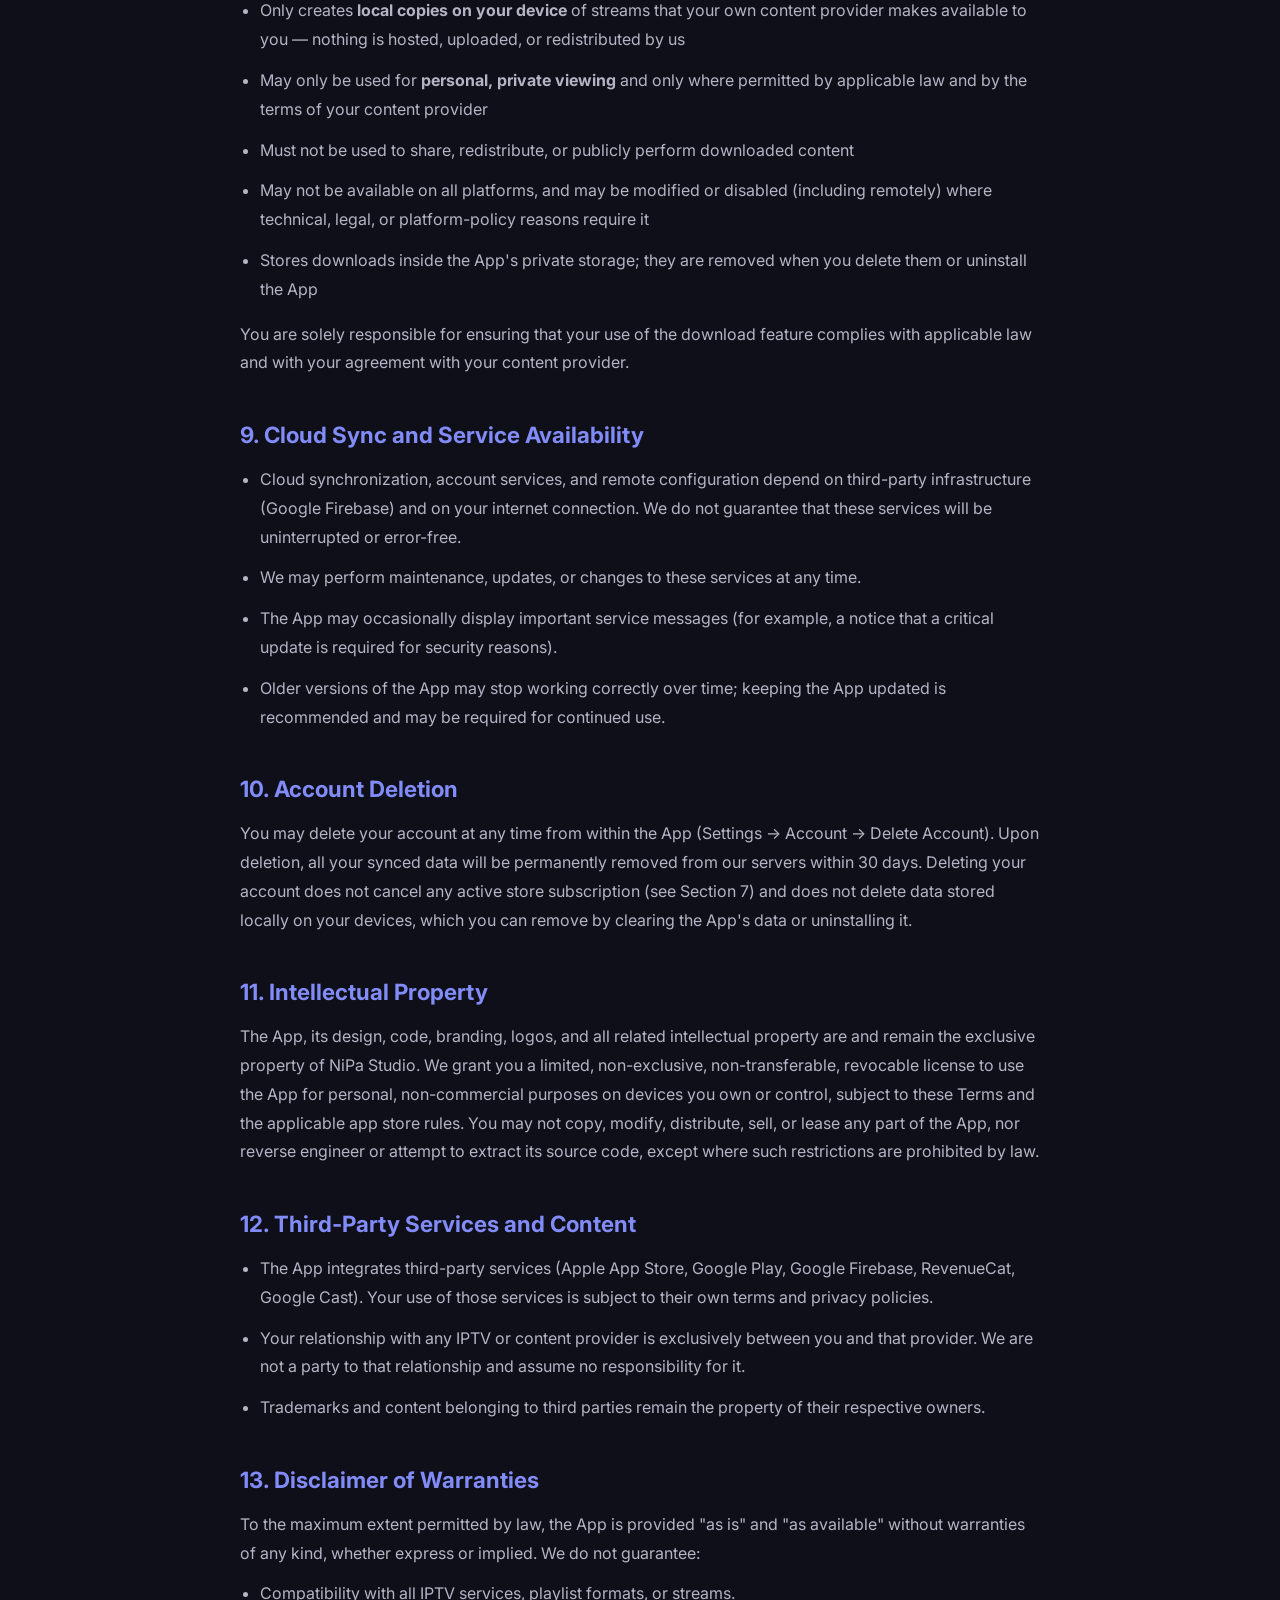
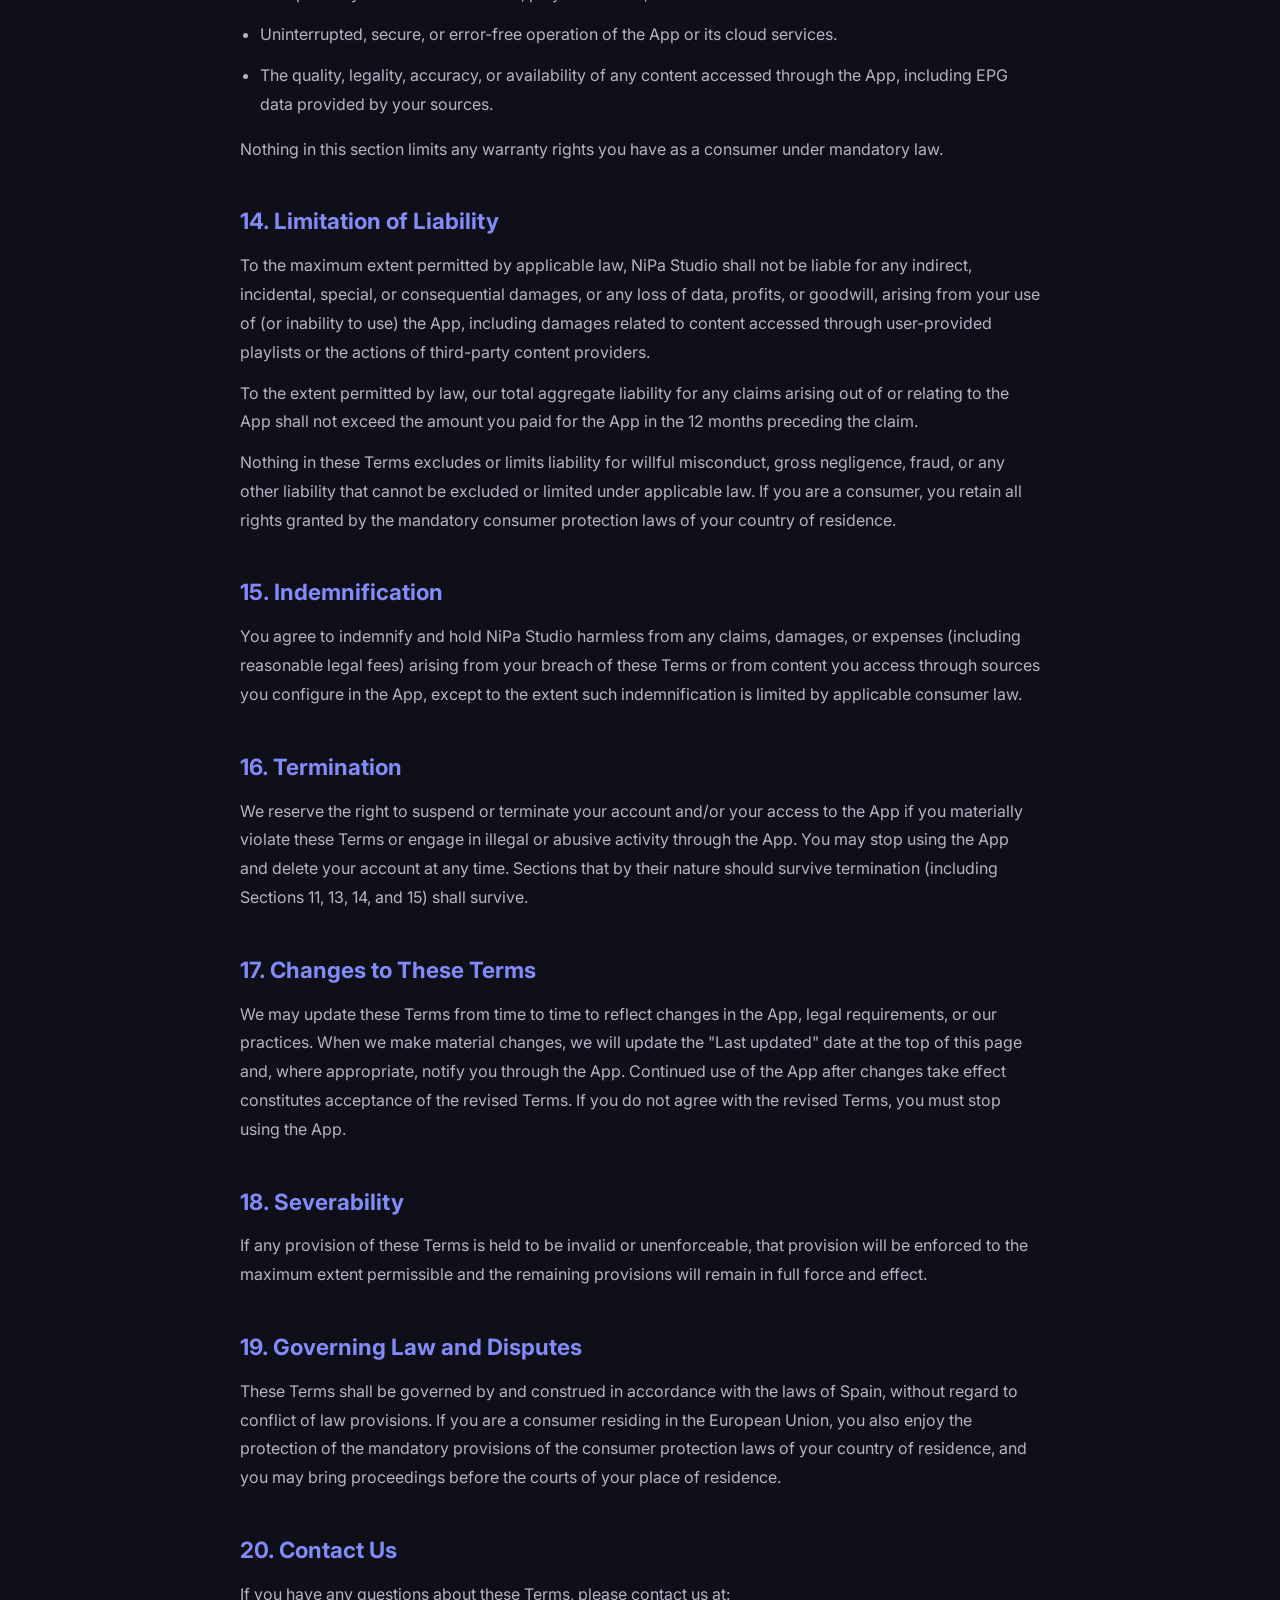
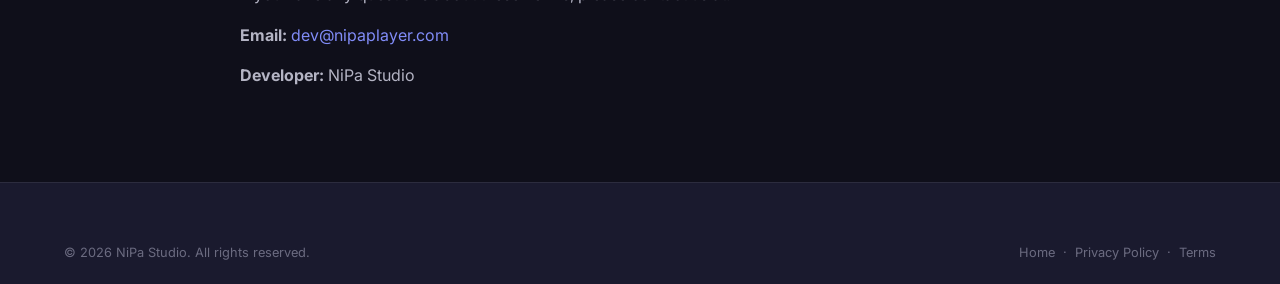
<file: terms.html>
<!DOCTYPE html>
<html lang="en">

<head>
    <meta charset="UTF-8">
    <meta name="viewport" content="width=device-width, initial-scale=1.0">
    <title>Terms of Service — NiPa Player</title>
    <meta name="description" content="NiPa Player terms of service.">
    <link rel="icon" href="/favicon.ico" sizes="32x32">
    <link rel="icon" type="image/png" sizes="16x16" href="/assets/favicon-16x16.png">
    <link rel="icon" type="image/png" sizes="32x32" href="/assets/favicon-32x32.png">
    <link rel="icon" type="image/png" sizes="96x96" href="/assets/favicon-96x96.png">
    <link rel="apple-touch-icon" sizes="180x180" href="/assets/apple-touch-icon.png">
    <link rel="manifest" href="/site.webmanifest">
    <meta name="theme-color" content="#0f0f1a">
    <link rel="canonical" href="https://www.nipaplayer.com/terms.html">
    <link rel="preconnect" href="https://fonts.googleapis.com">
    <link rel="preconnect" href="https://fonts.gstatic.com" crossorigin>
    <link rel="stylesheet"
        href="https://fonts.googleapis.com/css2?family=Inter:wght@300;400;500;600;700;800;900&display=swap">
    <link rel="stylesheet" href="/assets/css/styles.css">
</head>

<body>

    <!-- Navigation -->
    <nav class="nav scrolled">
        <div class="container">
            <a href="/" class="nav-brand">
                <img src="/assets/wordmark.svg" alt="NiPa Player" class="nav-wordmark" height="44">
            </a>
            <ul class="nav-links">
                <li><a href="/">Home</a></li>
                <li><a href="/#features">Features</a></li>
                <li><a href="/#pricing">Pricing</a></li>
                <li><a href="/#download" class="nav-cta">Download</a></li>
            </ul>
            <button class="nav-toggle"
                onclick="document.querySelector('.nav-links').style.display=document.querySelector('.nav-links').style.display==='flex'?'none':'flex'"
                aria-label="Menu">☰</button>
        </div>
    </nav>

    <!-- Terms Content -->
    <section class="legal-page">
        <div class="container">
            <div class="legal-content">
                <h1>Terms of Service</h1>
                <p class="last-updated">Last updated: July 16, 2026</p>

                <p>Please read these Terms of Service ("Terms") carefully before using the NiPa Player application for
                    iOS, Android, Android TV, and macOS (the "App"), operated by NiPa Studio ("we", "our", or "us").
                    These Terms constitute a legally binding agreement between you and NiPa Studio.</p>

                <div
                    style="background: rgba(99, 102, 241, 0.1); border: 1px solid rgba(99, 102, 241, 0.25); border-radius: 12px; padding: 20px 24px; margin: 24px 0;">
                    <p style="color: var(--text-primary); margin-bottom: 8px;"><strong><svg xmlns="http://www.w3.org/2000/svg" viewBox="0 0 24 24" fill="none" stroke="currentColor" stroke-width="2" stroke-linecap="round" stroke-linejoin="round" aria-hidden="true" class="icon-inline" style="color:#f59e0b"><path d="m21.73 18-8-14a2 2 0 0 0-3.48 0l-8 14A2 2 0 0 0 4 20h16a2 2 0 0 0 1.73-2Z"/><path d="M12 9v4"/><path d="M12 17h.01"/></svg> Important Notice:</strong></p>
                    <p style="margin-bottom: 0;">NiPa Player is <strong>exclusively a media player application</strong>.
                        We do <strong>not</strong> provide, sell, commercialize, distribute, host, stream, or supply any
                        IPTV playlists, channels, media content, or streaming services of any kind. The App is a tool
                        that plays content from external sources provided solely by the user. NiPa Studio has no
                        affiliation with any IPTV service provider.</p>
                </div>

                <h2>1. Acceptance of Terms</h2>
                <p>By downloading, installing, or using NiPa Player, you agree to be bound by these Terms and by our
                    <a href="/privacy-policy.html">Privacy Policy</a>. If you do not agree, do not use the App.</p>

                <h2>2. Eligibility</h2>
                <p>You must be at least 16 years old (or the age of digital consent in your jurisdiction) to create an
                    account and use the App. If you are under the age of majority, you may only use the App under the
                    supervision of a parent or legal guardian who agrees to these Terms.</p>

                <h2>3. Description of Service</h2>
                <p>NiPa Player is a media player application that allows users to play multimedia content from their
                    own sources. The App supports M3U playlists and Xtream Codes API connections provided exclusively
                    by the user, and includes playback-related features such as an electronic program guide (EPG),
                    favorites, viewing profiles, multi-view, Chromecast playback, cloud synchronization, and — where
                    available — offline downloads.</p>
                <p><strong>We do not provide, sell, commercialize, host, distribute, or supply any media content, IPTV
                        playlists, or streaming services.</strong> The App is solely a playback tool. All content
                    accessed through the App comes from external, third-party sources configured by the user. NiPa
                    Studio has no control over, affiliation with, or responsibility for such content or its providers.
                </p>
                <p>Feature availability may vary by platform and device (for example, some features are not available
                    on TV devices), and we may add, modify, or remove features at any time, including remotely
                    disabling a feature where technical, legal, or platform-policy reasons require it.</p>

                <h2>4. Accounts and Profiles</h2>
                <ul>
                    <li>Creating an account is optional and enables cloud synchronization of your data across devices.
                        You can sign in with email and password, Google Sign-In, or Sign in with Apple.</li>
                    <li>You are responsible for maintaining the confidentiality of your account credentials and for all
                        activity that occurs under your account.</li>
                    <li>The App allows up to 5 viewing profiles per account (including kids profiles). Profiles are a
                        convenience feature for members of your household; the account holder remains responsible for
                        all use of the account.</li>
                    <li>You must provide accurate information and keep it up to date.</li>
                </ul>

                <h2>5. User Responsibilities and Acceptable Use</h2>
                <ul>
                    <li>You are solely responsible for the content you access through the App.</li>
                    <li>You must ensure that the IPTV services and content you access comply with applicable laws in
                        your jurisdiction and with the terms of service of your content provider.</li>
                    <li>You agree not to use the App to access, stream, or download copyrighted content without proper
                        authorization from the rights holder.</li>
                    <li>You agree not to circumvent, disable, or interfere with the App's technical or security
                        measures, including the free trial and subscription enforcement mechanisms.</li>
                    <li>You agree not to copy, modify, distribute, sell, rent, sublicense, or reverse engineer the App
                        or any part of it, except to the extent such restriction is prohibited by applicable law.</li>
                    <li>You agree not to use the App for any unlawful, fraudulent, or abusive purpose.</li>
                </ul>

                <h2>6. Free Trial</h2>
                <ul>
                    <li>New users receive a <strong>21-day free trial</strong> with full access to all features. No
                        payment details are required to start the trial.</li>
                    <li>The trial is limited to <strong>one per device and per user</strong>. To enforce this, the App
                        processes a pseudonymous device identifier as described in our
                        <a href="/privacy-policy.html">Privacy Policy</a>. Attempting to circumvent this limit (e.g., by
                        reinstalling the App) is a violation of these Terms.</li>
                    <li>When the trial ends, an active subscription is required to continue using the App.</li>
                    <li>We reserve the right to modify or discontinue the free trial offer for new users at any time;
                        this will not affect trials already in progress.</li>
                </ul>

                <h2>7. Subscriptions and Payments</h2>
                <ul>
                    <li>Subscriptions are purchased and processed exclusively through the Apple App Store or Google
                        Play Store, under their respective terms. We never receive or store your payment details.</li>
                    <li>Your subscription is linked to your store account and unlocks the App on your devices; if you
                        also sign in to a NiPa Player account, your entitlement can be restored across devices.</li>
                    <li>Subscriptions automatically renew unless cancelled at least 24 hours before the end of the
                        current period. Your store account is charged for renewal within 24 hours prior to the end of
                        the current period.</li>
                    <li>You can manage or cancel your subscription at any time in your App Store or Google Play account
                        settings. Cancelling stops future renewals; you keep access until the end of the period already
                        paid.</li>
                    <li>Uninstalling the App or deleting your NiPa Player account does <strong>not</strong> cancel your
                        subscription — you must cancel it through your store account.</li>
                    <li>If subscription prices change, the store will notify you and, where required, ask for your
                        consent before the new price applies.</li>
                    <li>Refunds are handled exclusively according to Apple's or Google's refund policies. Statutory
                        withdrawal and refund rights of consumers remain unaffected.</li>
                </ul>

                <h2>8. Offline Downloads</h2>
                <p>Where available, the App can save content from your own playlists to your device for offline
                    viewing. This feature:</p>
                <ul>
                    <li>Only creates <strong>local copies on your device</strong> of streams that your own content
                        provider makes available to you — nothing is hosted, uploaded, or redistributed by us</li>
                    <li>May only be used for <strong>personal, private viewing</strong> and only where permitted by
                        applicable law and by the terms of your content provider</li>
                    <li>Must not be used to share, redistribute, or publicly perform downloaded content</li>
                    <li>May not be available on all platforms, and may be modified or disabled (including remotely)
                        where technical, legal, or platform-policy reasons require it</li>
                    <li>Stores downloads inside the App's private storage; they are removed when you delete them or
                        uninstall the App</li>
                </ul>
                <p>You are solely responsible for ensuring that your use of the download feature complies with
                    applicable law and with your agreement with your content provider.</p>

                <h2>9. Cloud Sync and Service Availability</h2>
                <ul>
                    <li>Cloud synchronization, account services, and remote configuration depend on third-party
                        infrastructure (Google Firebase) and on your internet connection. We do not guarantee that
                        these services will be uninterrupted or error-free.</li>
                    <li>We may perform maintenance, updates, or changes to these services at any time.</li>
                    <li>The App may occasionally display important service messages (for example, a notice that a
                        critical update is required for security reasons).</li>
                    <li>Older versions of the App may stop working correctly over time; keeping the App updated is
                        recommended and may be required for continued use.</li>
                </ul>

                <h2>10. Account Deletion</h2>
                <p>You may delete your account at any time from within the App (Settings → Account → Delete Account).
                    Upon deletion, all your synced data will be permanently removed from our servers within 30 days.
                    Deleting your account does not cancel any active store subscription (see Section 7) and does not
                    delete data stored locally on your devices, which you can remove by clearing the App's data or
                    uninstalling it.</p>

                <h2>11. Intellectual Property</h2>
                <p>The App, its design, code, branding, logos, and all related intellectual property are and remain the
                    exclusive property of NiPa Studio. We grant you a limited, non-exclusive, non-transferable,
                    revocable license to use the App for personal, non-commercial purposes on devices you own or
                    control, subject to these Terms and the applicable app store rules. You may not copy, modify,
                    distribute, sell, or lease any part of the App, nor reverse engineer or attempt to extract its
                    source code, except where such restrictions are prohibited by law.</p>

                <h2>12. Third-Party Services and Content</h2>
                <ul>
                    <li>The App integrates third-party services (Apple App Store, Google Play, Google Firebase,
                        RevenueCat, Google Cast). Your use of those services is subject to their own terms and privacy
                        policies.</li>
                    <li>Your relationship with any IPTV or content provider is exclusively between you and that
                        provider. We are not a party to that relationship and assume no responsibility for it.</li>
                    <li>Trademarks and content belonging to third parties remain the property of their respective
                        owners.</li>
                </ul>

                <h2>13. Disclaimer of Warranties</h2>
                <p>To the maximum extent permitted by law, the App is provided "as is" and "as available" without
                    warranties of any kind, whether express or implied. We do not guarantee:</p>
                <ul>
                    <li>Compatibility with all IPTV services, playlist formats, or streams.</li>
                    <li>Uninterrupted, secure, or error-free operation of the App or its cloud services.</li>
                    <li>The quality, legality, accuracy, or availability of any content accessed through the App,
                        including EPG data provided by your sources.</li>
                </ul>
                <p>Nothing in this section limits any warranty rights you have as a consumer under mandatory law.</p>

                <h2>14. Limitation of Liability</h2>
                <p>To the maximum extent permitted by applicable law, NiPa Studio shall not be liable for any indirect,
                    incidental, special, or consequential damages, or any loss of data, profits, or goodwill, arising
                    from your use of (or inability to use) the App, including damages related to content accessed
                    through user-provided playlists or the actions of third-party content providers.</p>
                <p>To the extent permitted by law, our total aggregate liability for any claims arising out of or
                    relating to the App shall not exceed the amount you paid for the App in the 12 months preceding the
                    claim.</p>
                <p>Nothing in these Terms excludes or limits liability for willful misconduct, gross negligence, fraud,
                    or any other liability that cannot be excluded or limited under applicable law. If you are a
                    consumer, you retain all rights granted by the mandatory consumer protection laws of your country
                    of residence.</p>

                <h2>15. Indemnification</h2>
                <p>You agree to indemnify and hold NiPa Studio harmless from any claims, damages, or expenses
                    (including reasonable legal fees) arising from your breach of these Terms or from content you
                    access through sources you configure in the App, except to the extent such indemnification is
                    limited by applicable consumer law.</p>

                <h2>16. Termination</h2>
                <p>We reserve the right to suspend or terminate your account and/or your access to the App if you
                    materially violate these Terms or engage in illegal or abusive activity through the App. You may
                    stop using the App and delete your account at any time. Sections that by their nature should
                    survive termination (including Sections 11, 13, 14, and 15) shall survive.</p>

                <h2>17. Changes to These Terms</h2>
                <p>We may update these Terms from time to time to reflect changes in the App, legal requirements, or
                    our practices. When we make material changes, we will update the "Last updated" date at the top of
                    this page and, where appropriate, notify you through the App. Continued use of the App after
                    changes take effect constitutes acceptance of the revised Terms. If you do not agree with the
                    revised Terms, you must stop using the App.</p>

                <h2>18. Severability</h2>
                <p>If any provision of these Terms is held to be invalid or unenforceable, that provision will be
                    enforced to the maximum extent permissible and the remaining provisions will remain in full force
                    and effect.</p>

                <h2>19. Governing Law and Disputes</h2>
                <p>These Terms shall be governed by and construed in accordance with the laws of Spain, without regard
                    to conflict of law provisions. If you are a consumer residing in the European Union, you also enjoy
                    the protection of the mandatory provisions of the consumer protection laws of your country of
                    residence, and you may bring proceedings before the courts of your place of residence.</p>

                <h2>20. Contact Us</h2>
                <p>If you have any questions about these Terms, please contact us at:</p>
                <p><strong>Email:</strong> <a href="mailto:dev@nipaplayer.com">dev@nipaplayer.com</a></p>
                <p><strong>Developer:</strong> NiPa Studio</p>
            </div>
        </div>
    </section>

    <!-- Footer -->
    <footer class="footer">
        <div class="container">
            <div class="footer-bottom" style="border-top: none; padding-top: 0;">
                <span>&copy; 2026 NiPa Studio. All rights reserved.</span>
                <div>
                    <a href="/" style="color: var(--text-muted);">Home</a> &nbsp;·&nbsp;
                    <a href="/privacy-policy.html" style="color: var(--text-muted);">Privacy Policy</a> &nbsp;·&nbsp;
                    <a href="/terms.html" style="color: var(--text-muted);">Terms</a>
                </div>
            </div>
        </div>
    </footer>

</body>

</html>
</file>
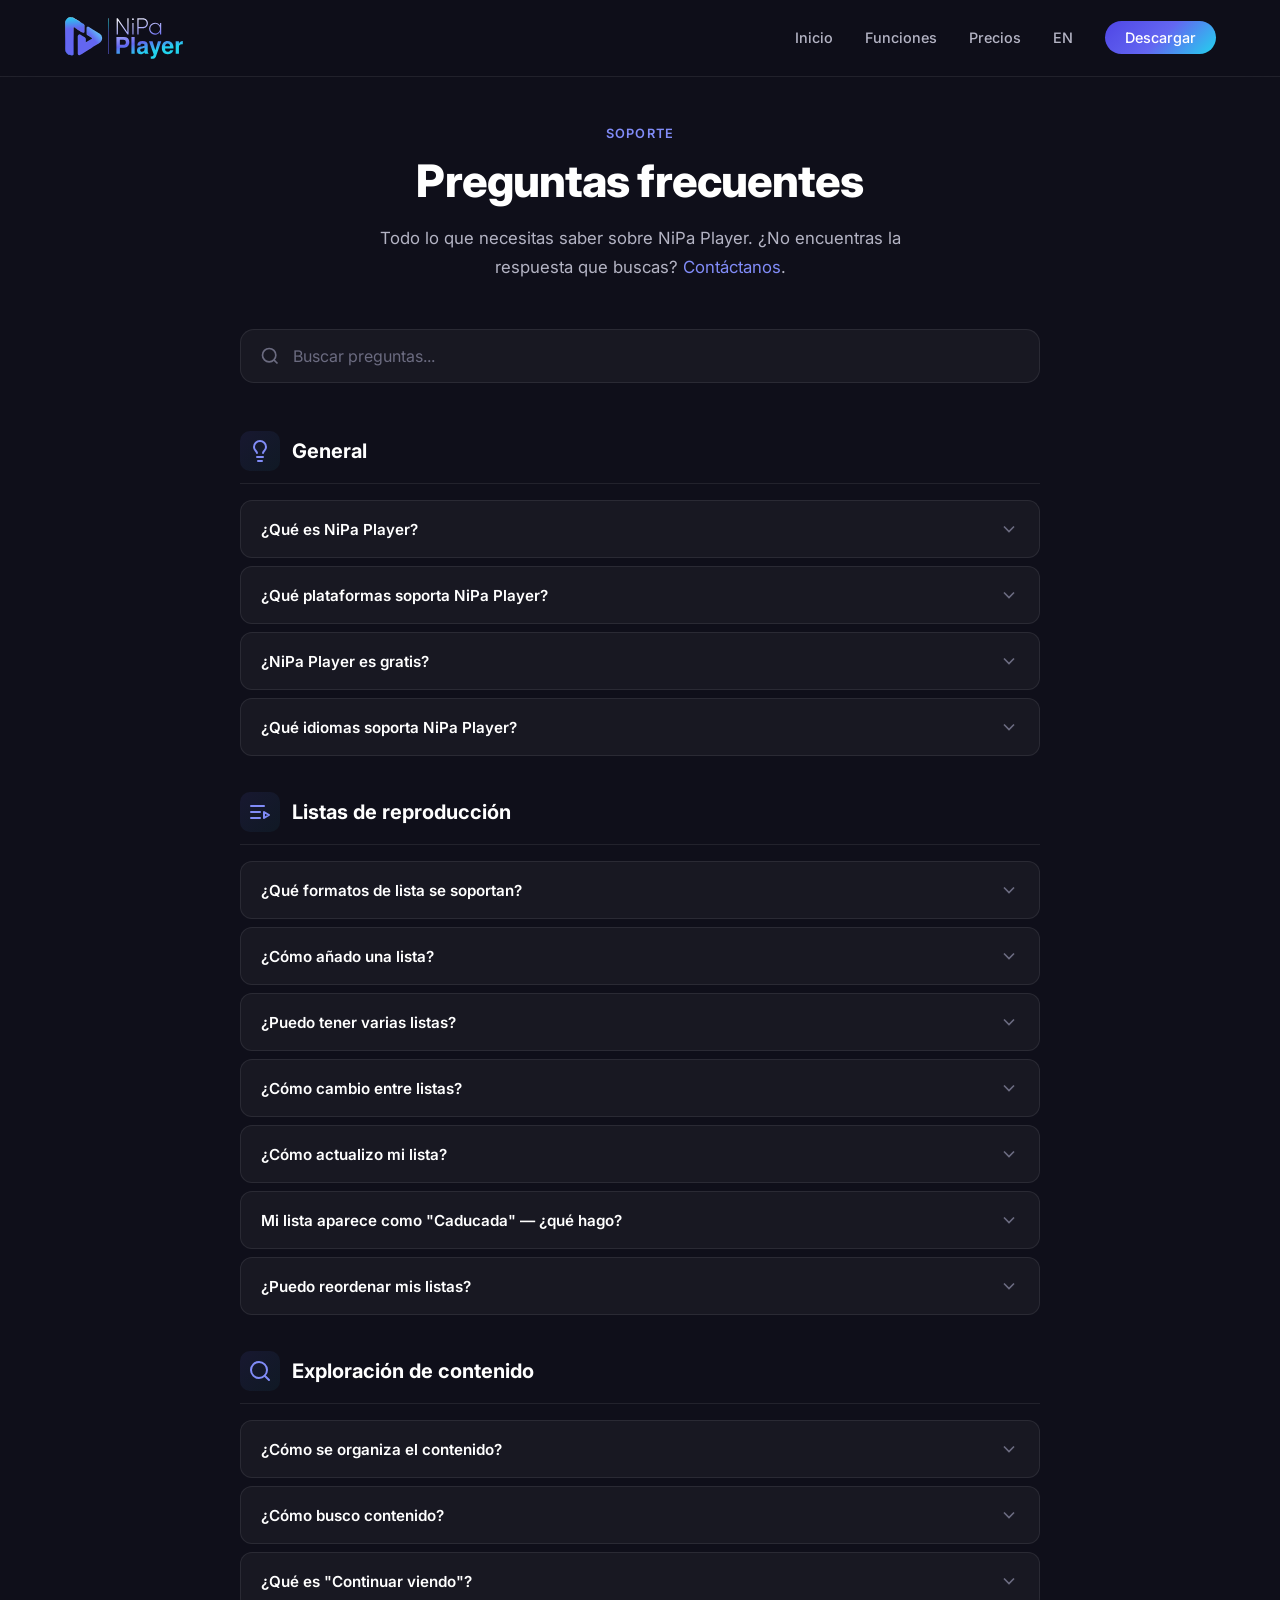
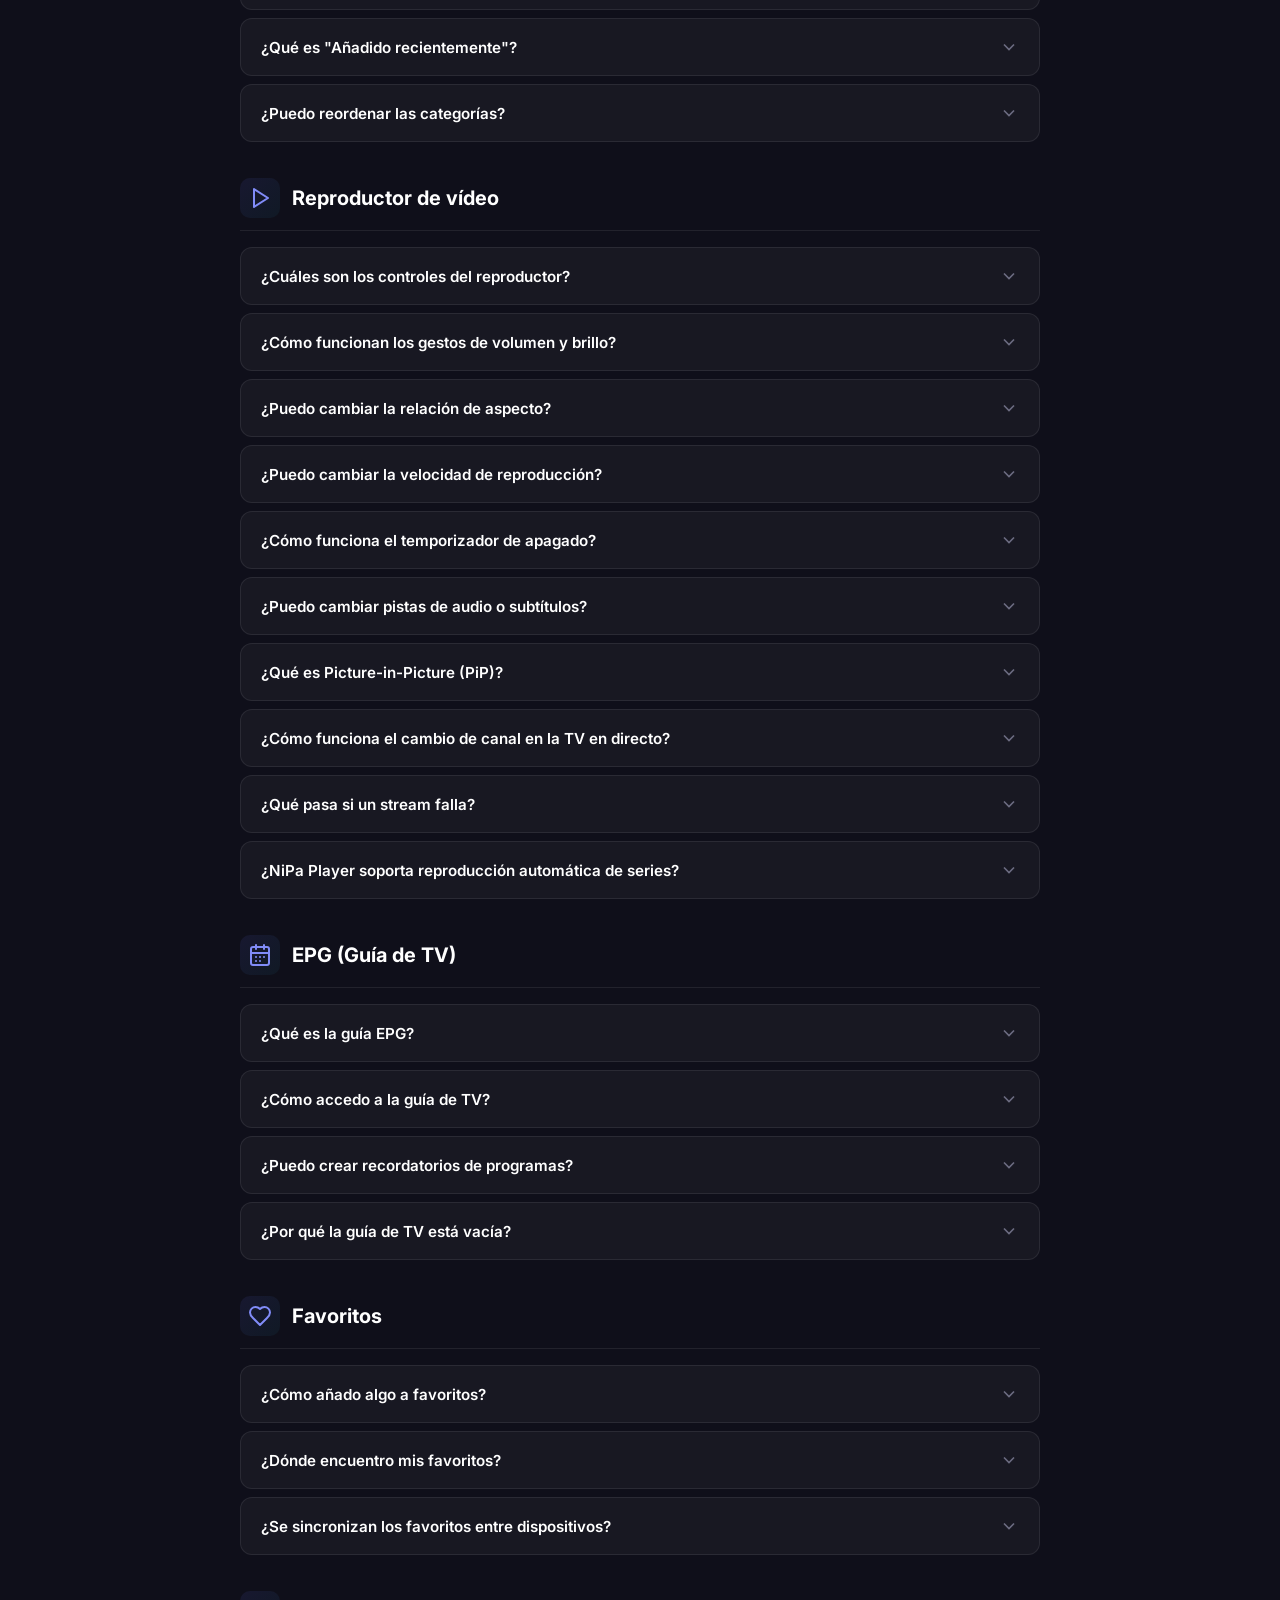
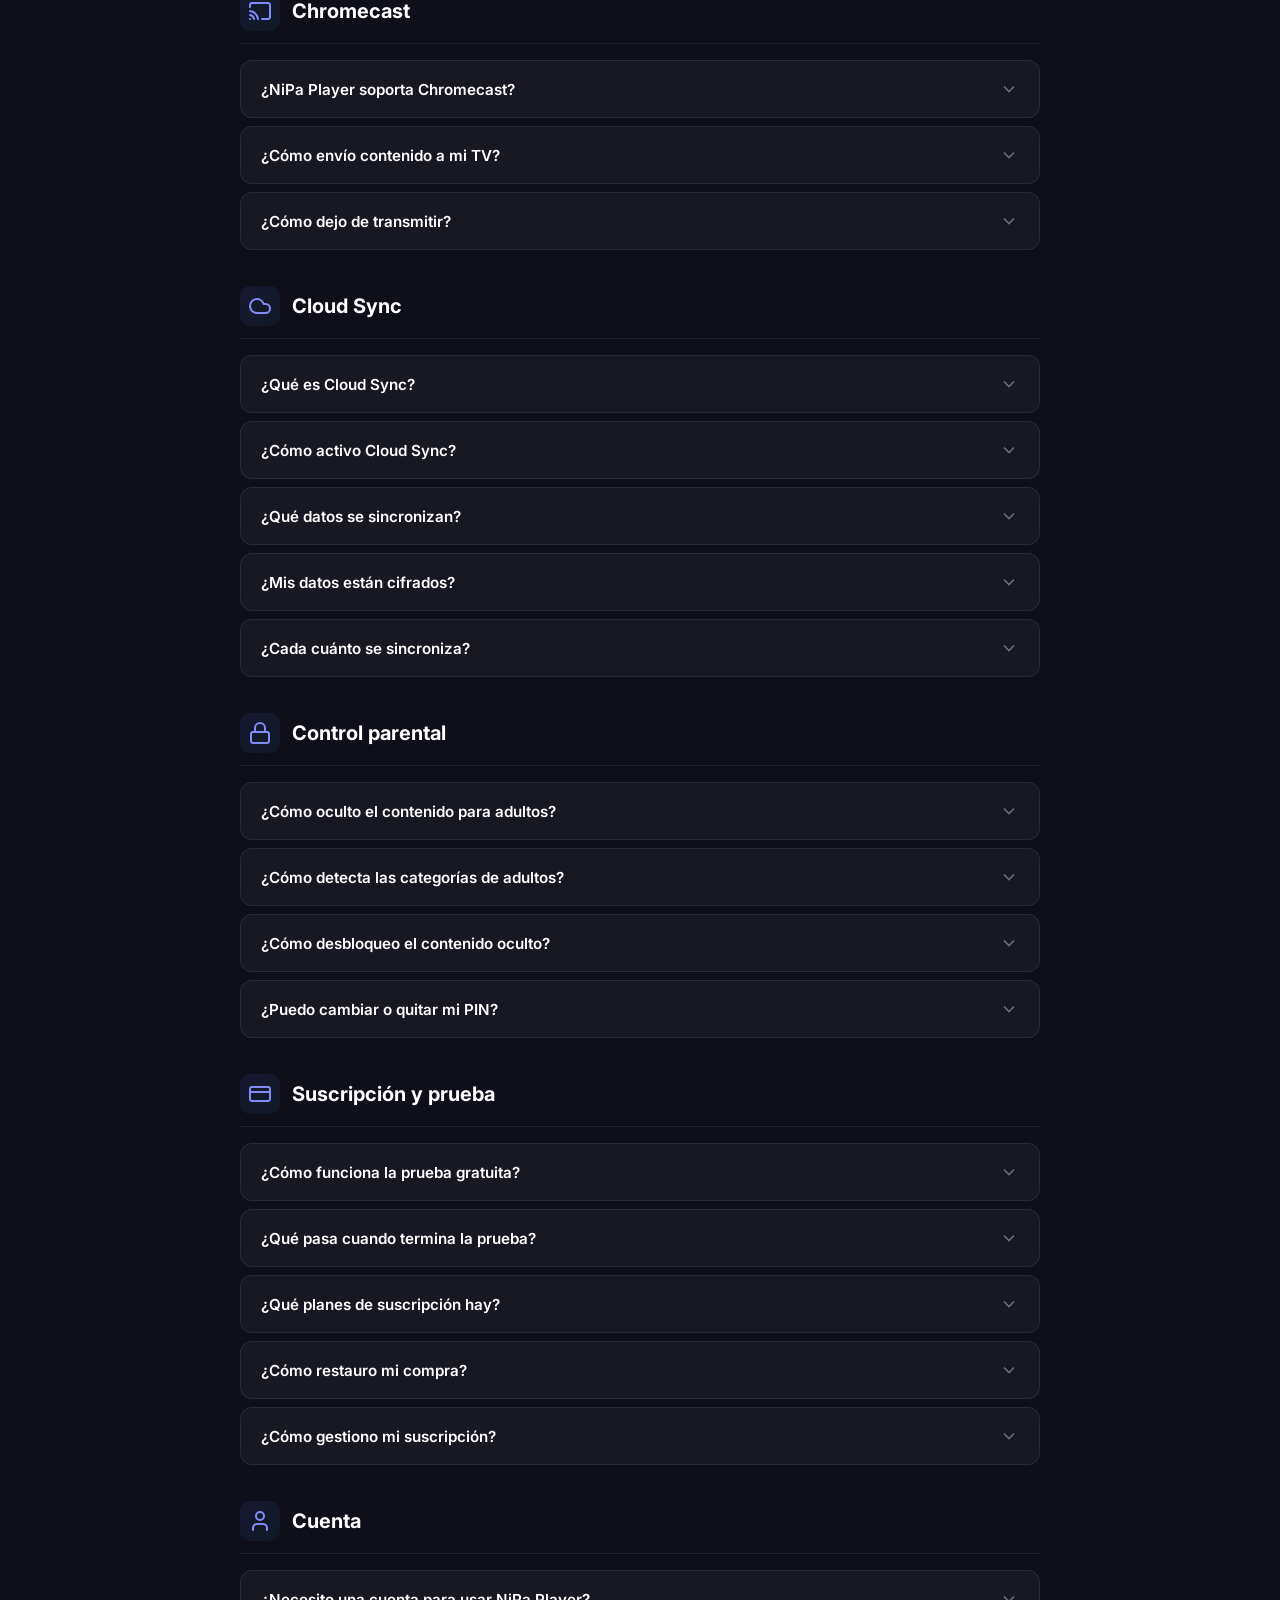
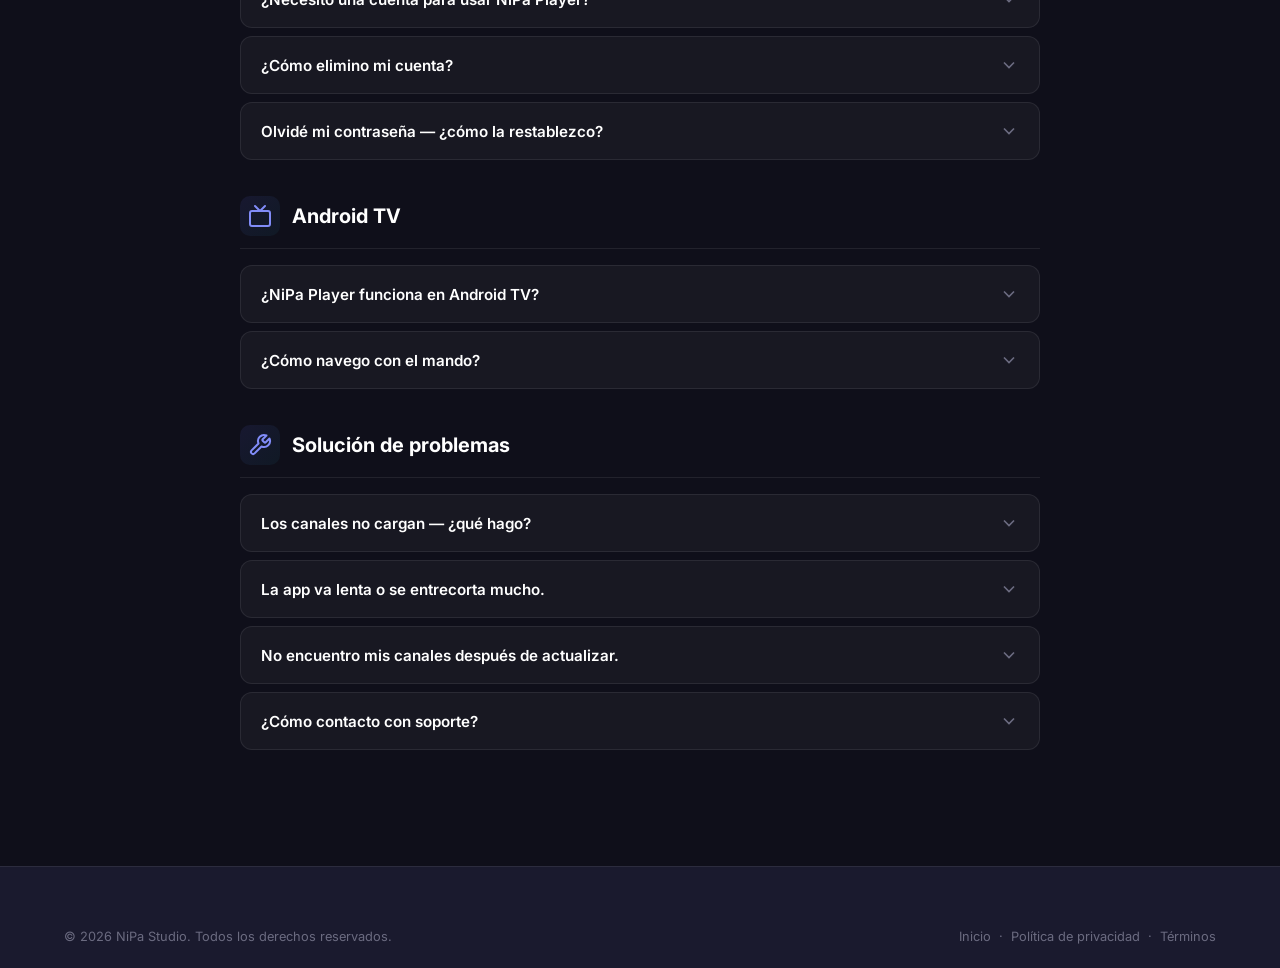
<file: es/faq.html>
<!DOCTYPE html>
<html lang="es">

<head>
  <meta charset="UTF-8">
  <meta name="viewport" content="width=device-width, initial-scale=1.0">
  <title>Preguntas frecuentes — NiPa Player</title>
  <meta name="description" content="Preguntas frecuentes sobre NiPa Player. Aprende sobre listas de reproducción, EPG, Chromecast, Cloud Sync, suscripciones y más.">
  <meta name="keywords" content="NiPa Player preguntas frecuentes, ayuda IPTV, lista M3U, Xtream Codes, guía EPG, Chromecast, Cloud Sync">
  <link rel="canonical" href="https://www.nipaplayer.com/es/faq.html">
  <link rel="alternate" hreflang="en" href="https://www.nipaplayer.com/faq.html">
  <link rel="alternate" hreflang="es" href="https://www.nipaplayer.com/es/faq.html">
  <link rel="alternate" hreflang="x-default" href="https://www.nipaplayer.com/faq.html">
  <meta property="og:title" content="Preguntas frecuentes — NiPa Player">
  <meta property="og:description" content="Encuentra respuestas a las preguntas más comunes sobre NiPa Player.">
  <meta property="og:type" content="website">
  <meta property="og:url" content="https://www.nipaplayer.com/es/faq.html">
  <meta property="og:image" content="https://www.nipaplayer.com/assets/icon.png">
  <meta name="twitter:card" content="summary">
  <meta name="twitter:title" content="Preguntas frecuentes — NiPa Player">
  <meta name="twitter:description" content="Encuentra respuestas a las preguntas más comunes sobre NiPa Player.">
  <link rel="icon" href="/favicon.ico" sizes="32x32">
    <link rel="icon" type="image/png" sizes="16x16" href="/assets/favicon-16x16.png">
    <link rel="icon" type="image/png" sizes="32x32" href="/assets/favicon-32x32.png">
    <link rel="icon" type="image/png" sizes="96x96" href="/assets/favicon-96x96.png">
    <link rel="apple-touch-icon" sizes="180x180" href="/assets/apple-touch-icon.png">
    <link rel="manifest" href="/site.webmanifest">
    <meta name="theme-color" content="#0f0f1a">
  <link rel="preconnect" href="https://fonts.googleapis.com">
  <link rel="preconnect" href="https://fonts.gstatic.com" crossorigin>
  <link rel="stylesheet"
    href="https://fonts.googleapis.com/css2?family=Inter:wght@300;400;500;600;700;800;900&display=swap">
  <link rel="stylesheet" href="/assets/css/styles.css">
  <script type="application/ld+json">
{
  "@context": "https://schema.org",
  "@type": "FAQPage",
  "mainEntity": [
    {
      "@type": "Question",
      "name": "¿Qué es NiPa Player?",
      "acceptedAnswer": {
        "@type": "Answer",
        "text": "NiPa Player es un reproductor IPTV premium para iOS, Android, Android TV y macOS. Te permite ver TV en directo, películas y series desde tu propio proveedor de IPTV. NiPa Player no proporciona, aloja ni emite ningún contenido — tú traes tus propias listas de reproducción."
      }
    },
    {
      "@type": "Question",
      "name": "¿Qué plataformas soporta NiPa Player?",
      "acceptedAnswer": {
        "@type": "Answer",
        "text": "4 plataformas: iPhone y iPad (iOS 15+), móviles y tablets Android (Android 7+), Android TV / Google TV y macOS (Apple Silicon e Intel)."
      }
    },
    {
      "@type": "Question",
      "name": "¿NiPa Player es gratis?",
      "acceptedAnswer": {
        "@type": "Answer",
        "text": "NiPa Player ofrece una prueba gratuita de 21 días con acceso completo a todas las funciones. Al terminar la prueba, se requiere una suscripción (mensual, anual o vitalicia)."
      }
    },
    {
      "@type": "Question",
      "name": "¿Qué idiomas soporta NiPa Player?",
      "acceptedAnswer": {
        "@type": "Answer",
        "text": "La app está disponible en 28 idiomas: inglés, español, francés, alemán, italiano, portugués, ruso, chino, japonés, coreano, hindi, árabe, bengalí, turco, polaco, neerlandés, indonesio, malayo, sueco, noruego, danés, finés, vietnamita, tailandés, urdu, húngaro, serbio y albanés."
      }
    },
    {
      "@type": "Question",
      "name": "¿Qué formatos de lista se soportan?",
      "acceptedAnswer": {
        "@type": "Answer",
        "text": "NiPa Player soporta tres formatos: 1. Xtream Codes — Introduce la URL del servidor, usuario y contraseña. 2. URL M3U — Pega un enlace directo a un archivo M3U o M3U8. 3. Archivo M3U — Importa un archivo .m3u o .m3u8 local desde tu dispositivo (solo móvil)."
      }
    },
    {
      "@type": "Question",
      "name": "¿Cómo añado una lista?",
      "acceptedAnswer": {
        "@type": "Answer",
        "text": "1. Abre la app y toca \"Añadir lista\". 2. Elige la pestaña del formato (Xtream Codes, URL M3U o Archivo M3U). 3. Introduce un nombre y las credenciales o URL necesarias. 4. Toca \"Añadir lista\" — la app validará tus credenciales y cargará el contenido."
      }
    },
    {
      "@type": "Question",
      "name": "¿Puedo tener varias listas?",
      "acceptedAnswer": {
        "@type": "Answer",
        "text": "¡Sí! Puedes añadir listas ilimitadas y cambiar entre ellas desde Ajustes > Todas las listas."
      }
    },
    {
      "@type": "Question",
      "name": "¿Cómo cambio entre listas?",
      "acceptedAnswer": {
        "@type": "Answer",
        "text": "Ve a Ajustes > Todas las listas y toca la lista que quieras usar. Toca \"Activar\" para cambiar."
      }
    },
    {
      "@type": "Question",
      "name": "¿Cómo actualizo mi lista?",
      "acceptedAnswer": {
        "@type": "Answer",
        "text": "Ve a Ajustes, busca tu lista y toca \"Actualizar lista\". Esto volverá a descargar todos los canales y categorías del servidor."
      }
    },
    {
      "@type": "Question",
      "name": "Mi lista aparece como \"Caducada\" — ¿qué hago?",
      "acceptedAnswer": {
        "@type": "Answer",
        "text": "Significa que tu suscripción IPTV con tu proveedor ha caducado. Contacta con tu proveedor de IPTV para renovar tus credenciales."
      }
    },
    {
      "@type": "Question",
      "name": "¿Puedo reordenar mis listas?",
      "acceptedAnswer": {
        "@type": "Answer",
        "text": "Sí — ve a Ajustes > Todas las listas, toca el icono de reordenar y arrastra las listas al orden que prefieras."
      }
    },
    {
      "@type": "Question",
      "name": "¿Cómo se organiza el contenido?",
      "acceptedAnswer": {
        "@type": "Answer",
        "text": "El contenido se organiza en tres secciones principales: • TV en directo — Canales en directo, organizados por categorías (Deportes, Noticias, Entretenimiento, etc.) • Películas — Películas bajo demanda (VOD) con carátulas, sinopsis, reparto y tráilers. • Series — Series organizadas por temporadas y episodios."
      }
    },
    {
      "@type": "Question",
      "name": "¿Cómo busco contenido?",
      "acceptedAnswer": {
        "@type": "Answer",
        "text": "Toca el icono de búsqueda en el menú principal. Puedes buscar en todos los tipos de contenido a la vez — canales en directo, películas y series. Las búsquedas recientes se guardan para acceso rápido."
      }
    },
    {
      "@type": "Question",
      "name": "¿Qué es \"Continuar viendo\"?",
      "acceptedAnswer": {
        "@type": "Answer",
        "text": "Cuando dejas una película o un episodio a medias, aparece en la sección \"Continuar viendo\" del menú principal. Tócalo para retomar exactamente donde lo dejaste."
      }
    },
    {
      "@type": "Question",
      "name": "¿Qué es \"Añadido recientemente\"?",
      "acceptedAnswer": {
        "@type": "Answer",
        "text": "La sección \"Añadido recientemente\" muestra el contenido que tu proveedor de IPTV ha añadido más recientemente a tu lista."
      }
    },
    {
      "@type": "Question",
      "name": "¿Puedo reordenar las categorías?",
      "acceptedAnswer": {
        "@type": "Answer",
        "text": "¡Sí! Dentro de cada sección (TV en directo, Películas, Series), mantén pulsada una categoría o usa el botón de reordenar para personalizar el orden. Puedes ordenar A-Z, Z-A o arrastrar manualmente."
      }
    },
    {
      "@type": "Question",
      "name": "¿Cuáles son los controles del reproductor?",
      "acceptedAnswer": {
        "@type": "Answer",
        "text": "• Toca la pantalla para mostrar/ocultar los controles. • Botón de reproducir/pausar en el centro. • Barra de progreso (para películas y series) — arrastra para saltar a un punto concreto. • Salto de 10 segundos — botones para avanzar o retroceder. • Flecha atrás para salir del reproductor."
      }
    },
    {
      "@type": "Question",
      "name": "¿Cómo funcionan los gestos de volumen y brillo?",
      "acceptedAnswer": {
        "@type": "Answer",
        "text": "En dispositivos móviles: • Desliza arriba/abajo en el lado derecho de la pantalla para ajustar el volumen. • Desliza arriba/abajo en el lado izquierdo de la pantalla para ajustar el brillo."
      }
    },
    {
      "@type": "Question",
      "name": "¿Puedo cambiar la relación de aspecto?",
      "acceptedAnswer": {
        "@type": "Answer",
        "text": "¡Sí! En los ajustes del reproductor (icono de engranaje), elige entre: Auto (original), 16:9, 4:3 o Pantalla completa."
      }
    },
    {
      "@type": "Question",
      "name": "¿Puedo cambiar la velocidad de reproducción?",
      "acceptedAnswer": {
        "@type": "Answer",
        "text": "¡Sí! Para películas y series (no TV en directo), puedes ajustar la velocidad de 0,25x a 2,0x desde los ajustes del reproductor."
      }
    },
    {
      "@type": "Question",
      "name": "¿Cómo funciona el temporizador de apagado?",
      "acceptedAnswer": {
        "@type": "Answer",
        "text": "En los ajustes del reproductor, configura un temporizador (15, 30, 45, 60, 90 o 120 minutos). El reproductor se pausará automáticamente cuando expire. El tiempo restante se muestra en pantalla."
      }
    },
    {
      "@type": "Question",
      "name": "¿Puedo cambiar pistas de audio o subtítulos?",
      "acceptedAnswer": {
        "@type": "Answer",
        "text": "¡Sí! Toca el icono de ajustes en el reproductor para acceder a las pistas de audio y los subtítulos. Cambia entre los idiomas disponibles o activa/desactiva los subtítulos."
      }
    },
    {
      "@type": "Question",
      "name": "¿Qué es Picture-in-Picture (PiP)?",
      "acceptedAnswer": {
        "@type": "Answer",
        "text": "En Android, cuando sales del reproductor con un stream en marcha, el vídeo continúa automáticamente en una ventana flotante (PiP). Puedes seguir usando otras apps mientras ves el contenido."
      }
    },
    {
      "@type": "Question",
      "name": "¿Cómo funciona el cambio de canal en la TV en directo?",
      "acceptedAnswer": {
        "@type": "Answer",
        "text": "Mientras ves un canal en directo, desliza arriba/abajo (o usa el panel de canales) para cambiar entre canales de la misma categoría. En Android TV, usa las flechas arriba/abajo del D-pad o pulsa derecha para abrir el panel de canales."
      }
    },
    {
      "@type": "Question",
      "name": "¿Qué pasa si un stream falla?",
      "acceptedAnswer": {
        "@type": "Answer",
        "text": "NiPa Player tiene un sistema de reintento inteligente: reintenta el stream automáticamente y prueba URLs alternativas si están disponibles. Si todas fallan, verás un mensaje de error con un botón de Reintentar."
      }
    },
    {
      "@type": "Question",
      "name": "¿NiPa Player soporta reproducción automática de series?",
      "acceptedAnswer": {
        "@type": "Answer",
        "text": "¡Sí! Cerca del final de un episodio aparece un aviso de \"Siguiente episodio\" con cuenta atrás. El siguiente episodio empieza automáticamente salvo que lo canceles."
      }
    },
    {
      "@type": "Question",
      "name": "¿Qué es la guía EPG?",
      "acceptedAnswer": {
        "@type": "Answer",
        "text": "La guía electrónica de programación (EPG) muestra una línea de tiempo visual de lo que se está emitiendo, lo que viene a continuación y lo ya emitido en tus canales en directo — como una parrilla de TV tradicional."
      }
    },
    {
      "@type": "Question",
      "name": "¿Cómo accedo a la guía de TV?",
      "acceptedAnswer": {
        "@type": "Answer",
        "text": "Desde la sección de TV en directo, toca la pestaña \"Guía de TV\" en la parte superior de la pantalla."
      }
    },
    {
      "@type": "Question",
      "name": "¿Puedo crear recordatorios de programas?",
      "acceptedAnswer": {
        "@type": "Answer",
        "text": "¡Sí! Toca cualquier programa futuro en la guía y selecciona \"Recuérdamelo\". Recibirás una notificación cuando el programa esté a punto de empezar. Los recordatorios funcionan incluso con la app cerrada."
      }
    },
    {
      "@type": "Question",
      "name": "¿Por qué la guía de TV está vacía?",
      "acceptedAnswer": {
        "@type": "Answer",
        "text": "Los datos del EPG dependen de tu proveedor de IPTV. Si tu proveedor no incluye datos EPG, la guía mostrará \"No hay guía de programación disponible\". No es un problema de NiPa Player — contacta con tu proveedor."
      }
    },
    {
      "@type": "Question",
      "name": "¿Cómo añado algo a favoritos?",
      "acceptedAnswer": {
        "@type": "Answer",
        "text": "TV en directo: mantén pulsado un canal o toca el icono de corazón. Películas/Series: en la ficha de detalle, toca \"Añadir a favoritos\"."
      }
    },
    {
      "@type": "Question",
      "name": "¿Dónde encuentro mis favoritos?",
      "acceptedAnswer": {
        "@type": "Answer",
        "text": "Toca la sección \"Favoritos\" en el menú principal. Puedes filtrar por tipo: Todos, TV en directo, Películas o Series."
      }
    },
    {
      "@type": "Question",
      "name": "¿Se sincronizan los favoritos entre dispositivos?",
      "acceptedAnswer": {
        "@type": "Answer",
        "text": "Sí, con Cloud Sync. Inicia sesión con Google o Apple y tus favoritos se sincronizarán automáticamente en todos tus dispositivos."
      }
    },
    {
      "@type": "Question",
      "name": "¿NiPa Player soporta Chromecast?",
      "acceptedAnswer": {
        "@type": "Answer",
        "text": "¡Sí! Puedes enviar streams en directo y contenido bajo demanda a cualquier dispositivo compatible con Chromecast de tu red."
      }
    },
    {
      "@type": "Question",
      "name": "¿Cómo envío contenido a mi TV?",
      "acceptedAnswer": {
        "@type": "Answer",
        "text": "1. Asegúrate de que tu Chromecast está en la misma red Wi-Fi. 2. Empieza a reproducir cualquier stream. 3. Toca el icono de Cast en los controles del reproductor. 4. Selecciona tu dispositivo en la lista."
      }
    },
    {
      "@type": "Question",
      "name": "¿Cómo dejo de transmitir?",
      "acceptedAnswer": {
        "@type": "Answer",
        "text": "Toca de nuevo el icono de Cast y selecciona \"Dejar de transmitir\", o usa el mini controlador de Cast en la parte inferior de la pantalla.  Nota: Chromecast está disponible en iOS y Android. No está disponible en macOS."
      }
    },
    {
      "@type": "Question",
      "name": "¿Qué es Cloud Sync?",
      "acceptedAnswer": {
        "@type": "Answer",
        "text": "Cloud Sync sincroniza de forma segura tus listas y favoritos entre todos tus dispositivos usando tu cuenta de Google o Apple. Tus datos se cifran con AES-256 mediante una clave derivada de tu cuenta."
      }
    },
    {
      "@type": "Question",
      "name": "¿Cómo activo Cloud Sync?",
      "acceptedAnswer": {
        "@type": "Answer",
        "text": "1. Ve a Ajustes > Cuenta y sincronización. 2. Inicia sesión con Google o Apple. 3. Toca \"Sincronizar ahora\" para hacer tu primera sincronización."
      }
    },
    {
      "@type": "Question",
      "name": "¿Qué datos se sincronizan?",
      "acceptedAnswer": {
        "@type": "Answer",
        "text": "Las configuraciones de las listas (nombres, credenciales, URLs) y los favoritos (de todas las listas)."
      }
    },
    {
      "@type": "Question",
      "name": "¿Mis datos están cifrados?",
      "acceptedAnswer": {
        "@type": "Answer",
        "text": "Sí. Todos los datos sensibles de las listas se cifran con AES-256 antes de almacenarse en la nube. La clave de cifrado se deriva de tu cuenta y nunca sale de tu dispositivo."
      }
    },
    {
      "@type": "Question",
      "name": "¿Cada cuánto se sincroniza?",
      "acceptedAnswer": {
        "@type": "Answer",
        "text": "La sincronización se lanza manualmente tocando \"Sincronizar ahora\". Hay un intervalo mínimo de 60 segundos entre sincronizaciones para evitar peticiones excesivas."
      }
    },
    {
      "@type": "Question",
      "name": "¿Cómo oculto el contenido para adultos?",
      "acceptedAnswer": {
        "@type": "Answer",
        "text": "1. Ve a Ajustes > Control parental. 2. Configura un PIN de 4 dígitos. 3. Las categorías de adultos se detectan automáticamente y se ocultan tras el PIN."
      }
    },
    {
      "@type": "Question",
      "name": "¿Cómo detecta las categorías de adultos?",
      "acceptedAnswer": {
        "@type": "Answer",
        "text": "NiPa Player analiza automáticamente los nombres de las categorías en busca de palabras clave habituales (18+, adult, xxx, etc.) y las oculta tras el bloqueo por PIN."
      }
    },
    {
      "@type": "Question",
      "name": "¿Cómo desbloqueo el contenido oculto?",
      "acceptedAnswer": {
        "@type": "Answer",
        "text": "Al intentar acceder a una categoría bloqueada, se te pedirá el PIN de 4 dígitos. La sesión permanece desbloqueada hasta que cierres la app o vuelvas a bloquearla manualmente."
      }
    },
    {
      "@type": "Question",
      "name": "¿Puedo cambiar o quitar mi PIN?",
      "acceptedAnswer": {
        "@type": "Answer",
        "text": "Sí — ve a Ajustes > Control parental para cambiar el PIN o desactivar el control parental por completo."
      }
    },
    {
      "@type": "Question",
      "name": "¿Cómo funciona la prueba gratuita?",
      "acceptedAnswer": {
        "@type": "Answer",
        "text": "Al instalar NiPa Player por primera vez, tienes 21 días de acceso gratuito a todas las funciones — listas ilimitadas, Cloud Sync, todas las funciones del reproductor, etc. No se requiere tarjeta de crédito para empezar la prueba."
      }
    },
    {
      "@type": "Question",
      "name": "¿Qué pasa cuando termina la prueba?",
      "acceptedAnswer": {
        "@type": "Answer",
        "text": "Al terminar la prueba, necesitarás suscribirte para seguir usando todas las funciones."
      }
    },
    {
      "@type": "Question",
      "name": "¿Qué planes de suscripción hay?",
      "acceptedAnswer": {
        "@type": "Answer",
        "text": "Mensual — facturación mensual, cancela cuando quieras. Anual — facturación anual, ahorra ~16% frente al mensual. Vitalicio — pago único, acceso permanente."
      }
    },
    {
      "@type": "Question",
      "name": "¿Cómo restauro mi compra?",
      "acceptedAnswer": {
        "@type": "Answer",
        "text": "Si reinstalas la app o cambias de dispositivo, ve a Ajustes > Restaurar compras para recuperar tu suscripción."
      }
    },
    {
      "@type": "Question",
      "name": "¿Cómo gestiono mi suscripción?",
      "acceptedAnswer": {
        "@type": "Answer",
        "text": "Ve a Ajustes > NiPa Player Pro para ver los detalles de tu suscripción. Para cancelar, gestiona tu suscripción desde los ajustes del App Store o de Google Play en tu dispositivo."
      }
    },
    {
      "@type": "Question",
      "name": "¿Necesito una cuenta para usar NiPa Player?",
      "acceptedAnswer": {
        "@type": "Answer",
        "text": "No. La cuenta solo es necesaria para Cloud Sync. Puedes usar el resto de funciones sin iniciar sesión."
      }
    },
    {
      "@type": "Question",
      "name": "¿Cómo elimino mi cuenta?",
      "acceptedAnswer": {
        "@type": "Answer",
        "text": "Ve a Ajustes > Cuenta > Eliminar cuenta. Esto elimina permanentemente tu cuenta y todos tus datos en la nube. Tus listas locales permanecerán en tu dispositivo. Más información."
      }
    },
    {
      "@type": "Question",
      "name": "Olvidé mi contraseña — ¿cómo la restablezco?",
      "acceptedAnswer": {
        "@type": "Answer",
        "text": "En la pantalla de inicio de sesión, toca \"¿Olvidaste tu contraseña?\" e introduce tu email. Recibirás un enlace para restablecerla."
      }
    },
    {
      "@type": "Question",
      "name": "¿NiPa Player funciona en Android TV?",
      "acceptedAnswer": {
        "@type": "Answer",
        "text": "¡Sí! NiPa Player está totalmente optimizado para Android TV y Google TV con navegación por D-pad. Todas las pantallas — incluida la guía EPG, el reproductor y los ajustes — están diseñadas para el mando de la TV."
      }
    },
    {
      "@type": "Question",
      "name": "¿Cómo navego con el mando?",
      "acceptedAnswer": {
        "@type": "Answer",
        "text": "Flechas del D-pad — navega entre elementos. Botón OK/Seleccionar — confirma la acción (reproducir, abrir, etc.). Botón Atrás — vuelve a la pantalla anterior. En el reproductor: arriba/abajo para cambiar de canal, derecha para abrir el panel de canales."
      }
    },
    {
      "@type": "Question",
      "name": "Los canales no cargan — ¿qué hago?",
      "acceptedAnswer": {
        "@type": "Answer",
        "text": "1. Comprueba tu conexión a internet. 2. Verifica las credenciales de tu lista — ve a Ajustes, edita tu lista y vuelve a introducirlas. 3. Actualiza tu lista — ve a Ajustes y toca \"Actualizar lista\" para volver a descargar los datos. 4. Consulta a tu proveedor de IPTV — el problema puede estar en su lado."
      }
    },
    {
      "@type": "Question",
      "name": "La app va lenta o se entrecorta mucho.",
      "acceptedAnswer": {
        "@type": "Answer",
        "text": "Comprueba tu velocidad de internet — el streaming IPTV requiere una conexión estable (se recomiendan 10+ Mbps). Prueba una conexión por cable si usas Android TV. Algunos canales tienen bitrates altos que requieren conexiones más rápidas."
      }
    },
    {
      "@type": "Question",
      "name": "No encuentro mis canales después de actualizar.",
      "acceptedAnswer": {
        "@type": "Answer",
        "text": "Tras actualizar una lista, vuelve al menú principal y entra en TV en directo, Películas o Series. Tus canales deberían estar ahí organizados por categorías. Prueba el buscador para encontrar contenido concreto."
      }
    },
    {
      "@type": "Question",
      "name": "¿Cómo contacto con soporte?",
      "acceptedAnswer": {
        "@type": "Answer",
        "text": "Ve a Ajustes > Ayuda y comentarios para enviarnos un email directamente desde la app. También puedes escribirnos a dev@nipaplayer.com. Solemos responder en menos de 24 horas."
      }
    }
  ]
}
  </script>
</head>

<body>

  <!-- Navigation -->
  <nav class="nav scrolled">
    <div class="container">
      <a href="/es/" class="nav-brand">
        <img src="/assets/wordmark.svg" alt="NiPa Player" class="nav-wordmark" height="44">
      </a>
      <ul class="nav-links">
        <li><a href="/es/">Inicio</a></li>
        <li><a href="/es/#features">Funciones</a></li>
        <li><a href="/es/#pricing">Precios</a></li>
        <li><a href="/faq.html" hreflang="en" lang="en">EN</a></li>
        <li><a href="/es/#download" class="nav-cta">Descargar</a></li>
      </ul>
      <button class="nav-toggle" id="navToggle" aria-label="Menu">☰</button>
    </div>
  </nav>

  <!-- FAQ Content -->
  <section class="legal-page">
    <div class="container">
      <div class="faq-wrapper">
        <div class="section-header" style="margin-bottom: 48px;">
          <span class="overline">Soporte</span>
          <h1 style="font-size: clamp(1.8rem, 3.5vw, 2.8rem); font-weight: 800; line-height: 1.15; letter-spacing: -0.02em; margin-bottom: 16px;">Preguntas frecuentes</h1>
          <p>Todo lo que necesitas saber sobre NiPa Player. ¿No encuentras la respuesta que buscas? <a href="mailto:dev@nipaplayer.com">Contáctanos</a>.</p>
        </div>

        <!-- Search -->
        <div class="faq-search-wrapper">
          <svg class="faq-search-icon" width="20" height="20" viewBox="0 0 24 24" fill="none" stroke="currentColor" stroke-width="2"><circle cx="11" cy="11" r="8"/><line x1="21" y1="21" x2="16.65" y2="16.65"/></svg>
          <input type="text" id="faqSearch" class="faq-search" placeholder="Buscar preguntas...">
        </div>

        <!-- FAQ Sections (static HTML so crawlers index every answer) -->
        <div id="faqContainer">
        <div class="faq-section">
          <div class="faq-section-title"><span class="faq-section-icon"><svg xmlns="http://www.w3.org/2000/svg" viewBox="0 0 24 24" fill="none" stroke="currentColor" stroke-width="2" stroke-linecap="round" stroke-linejoin="round" aria-hidden="true"><path d="M15 14c.2-1 .7-1.7 1.5-2.5 1-.9 1.5-2.2 1.5-3.5A6 6 0 0 0 6 8c0 1 .2 2.2 1.5 3.5.7.7 1.3 1.5 1.5 2.5"/><path d="M9 18h6"/><path d="M10 22h4"/></svg></span><h2>General</h2></div>
          <div class="faq-item">
            <button class="faq-question" aria-expanded="false" id="faq-0-0">
              <span>¿Qué es NiPa Player?</span>
              <svg class="faq-chevron" width="20" height="20" viewBox="0 0 24 24" fill="none" stroke="currentColor" stroke-width="2"><polyline points="6 9 12 15 18 9"/></svg>
            </button>
            <div class="faq-answer"><div class="faq-answer-inner">NiPa Player es un reproductor IPTV premium para iOS, Android, Android TV y macOS. Te permite ver TV en directo, películas y series desde tu propio proveedor de IPTV. NiPa Player no proporciona, aloja ni emite ningún contenido — tú traes tus propias listas de reproducción.</div></div>
          </div>
          <div class="faq-item">
            <button class="faq-question" aria-expanded="false" id="faq-0-1">
              <span>¿Qué plataformas soporta NiPa Player?</span>
              <svg class="faq-chevron" width="20" height="20" viewBox="0 0 24 24" fill="none" stroke="currentColor" stroke-width="2"><polyline points="6 9 12 15 18 9"/></svg>
            </button>
            <div class="faq-answer"><div class="faq-answer-inner"><strong>4 plataformas</strong>: <strong>iPhone y iPad</strong> (iOS 15+), <strong>móviles y tablets Android</strong> (Android 7+), <strong>Android TV / Google TV</strong> y <strong>macOS</strong> (Apple Silicon e Intel).</div></div>
          </div>
          <div class="faq-item">
            <button class="faq-question" aria-expanded="false" id="faq-0-2">
              <span>¿NiPa Player es gratis?</span>
              <svg class="faq-chevron" width="20" height="20" viewBox="0 0 24 24" fill="none" stroke="currentColor" stroke-width="2"><polyline points="6 9 12 15 18 9"/></svg>
            </button>
            <div class="faq-answer"><div class="faq-answer-inner">NiPa Player ofrece una <strong>prueba gratuita de 21 días</strong> con acceso completo a todas las funciones. Al terminar la prueba, se requiere una suscripción (mensual, anual o vitalicia).</div></div>
          </div>
          <div class="faq-item">
            <button class="faq-question" aria-expanded="false" id="faq-0-3">
              <span>¿Qué idiomas soporta NiPa Player?</span>
              <svg class="faq-chevron" width="20" height="20" viewBox="0 0 24 24" fill="none" stroke="currentColor" stroke-width="2"><polyline points="6 9 12 15 18 9"/></svg>
            </button>
            <div class="faq-answer"><div class="faq-answer-inner">La app está disponible en <strong>28 idiomas</strong>: inglés, español, francés, alemán, italiano, portugués, ruso, chino, japonés, coreano, hindi, árabe, bengalí, turco, polaco, neerlandés, indonesio, malayo, sueco, noruego, danés, finés, vietnamita, tailandés, urdu, húngaro, serbio y albanés.</div></div>
          </div>
        </div>
        <div class="faq-section">
          <div class="faq-section-title"><span class="faq-section-icon"><svg xmlns="http://www.w3.org/2000/svg" viewBox="0 0 24 24" fill="none" stroke="currentColor" stroke-width="2" stroke-linecap="round" stroke-linejoin="round" aria-hidden="true"><path d="M12 12H3"/><path d="M16 6H3"/><path d="M12 18H3"/><path d="m16 12 5 3-5 3v-6Z"/></svg></span><h2>Listas de reproducción</h2></div>
          <div class="faq-item">
            <button class="faq-question" aria-expanded="false" id="faq-1-0">
              <span>¿Qué formatos de lista se soportan?</span>
              <svg class="faq-chevron" width="20" height="20" viewBox="0 0 24 24" fill="none" stroke="currentColor" stroke-width="2"><polyline points="6 9 12 15 18 9"/></svg>
            </button>
            <div class="faq-answer"><div class="faq-answer-inner">NiPa Player soporta tres formatos:<br>1. <strong>Xtream Codes</strong> — Introduce la URL del servidor, usuario y contraseña.<br>2. <strong>URL M3U</strong> — Pega un enlace directo a un archivo M3U o M3U8.<br>3. <strong>Archivo M3U</strong> — Importa un archivo .m3u o .m3u8 local desde tu dispositivo (solo móvil).</div></div>
          </div>
          <div class="faq-item">
            <button class="faq-question" aria-expanded="false" id="faq-1-1">
              <span>¿Cómo añado una lista?</span>
              <svg class="faq-chevron" width="20" height="20" viewBox="0 0 24 24" fill="none" stroke="currentColor" stroke-width="2"><polyline points="6 9 12 15 18 9"/></svg>
            </button>
            <div class="faq-answer"><div class="faq-answer-inner">1. Abre la app y toca <strong>"Añadir lista"</strong>.<br>2. Elige la pestaña del formato (Xtream Codes, URL M3U o Archivo M3U).<br>3. Introduce un nombre y las credenciales o URL necesarias.<br>4. Toca <strong>"Añadir lista"</strong> — la app validará tus credenciales y cargará el contenido.</div></div>
          </div>
          <div class="faq-item">
            <button class="faq-question" aria-expanded="false" id="faq-1-2">
              <span>¿Puedo tener varias listas?</span>
              <svg class="faq-chevron" width="20" height="20" viewBox="0 0 24 24" fill="none" stroke="currentColor" stroke-width="2"><polyline points="6 9 12 15 18 9"/></svg>
            </button>
            <div class="faq-answer"><div class="faq-answer-inner">¡Sí! Puedes añadir <strong>listas ilimitadas</strong> y cambiar entre ellas desde <strong>Ajustes > Todas las listas</strong>.</div></div>
          </div>
          <div class="faq-item">
            <button class="faq-question" aria-expanded="false" id="faq-1-3">
              <span>¿Cómo cambio entre listas?</span>
              <svg class="faq-chevron" width="20" height="20" viewBox="0 0 24 24" fill="none" stroke="currentColor" stroke-width="2"><polyline points="6 9 12 15 18 9"/></svg>
            </button>
            <div class="faq-answer"><div class="faq-answer-inner">Ve a <strong>Ajustes > Todas las listas</strong> y toca la lista que quieras usar. Toca <strong>"Activar"</strong> para cambiar.</div></div>
          </div>
          <div class="faq-item">
            <button class="faq-question" aria-expanded="false" id="faq-1-4">
              <span>¿Cómo actualizo mi lista?</span>
              <svg class="faq-chevron" width="20" height="20" viewBox="0 0 24 24" fill="none" stroke="currentColor" stroke-width="2"><polyline points="6 9 12 15 18 9"/></svg>
            </button>
            <div class="faq-answer"><div class="faq-answer-inner">Ve a <strong>Ajustes</strong>, busca tu lista y toca <strong>"Actualizar lista"</strong>. Esto volverá a descargar todos los canales y categorías del servidor.</div></div>
          </div>
          <div class="faq-item">
            <button class="faq-question" aria-expanded="false" id="faq-1-5">
              <span>Mi lista aparece como "Caducada" — ¿qué hago?</span>
              <svg class="faq-chevron" width="20" height="20" viewBox="0 0 24 24" fill="none" stroke="currentColor" stroke-width="2"><polyline points="6 9 12 15 18 9"/></svg>
            </button>
            <div class="faq-answer"><div class="faq-answer-inner">Significa que tu suscripción IPTV con tu proveedor ha caducado. Contacta con tu proveedor de IPTV para renovar tus credenciales.</div></div>
          </div>
          <div class="faq-item">
            <button class="faq-question" aria-expanded="false" id="faq-1-6">
              <span>¿Puedo reordenar mis listas?</span>
              <svg class="faq-chevron" width="20" height="20" viewBox="0 0 24 24" fill="none" stroke="currentColor" stroke-width="2"><polyline points="6 9 12 15 18 9"/></svg>
            </button>
            <div class="faq-answer"><div class="faq-answer-inner">Sí — ve a <strong>Ajustes > Todas las listas</strong>, toca el icono de reordenar y arrastra las listas al orden que prefieras.</div></div>
          </div>
        </div>
        <div class="faq-section">
          <div class="faq-section-title"><span class="faq-section-icon"><svg xmlns="http://www.w3.org/2000/svg" viewBox="0 0 24 24" fill="none" stroke="currentColor" stroke-width="2" stroke-linecap="round" stroke-linejoin="round" aria-hidden="true"><circle cx="11" cy="11" r="8"/><path d="m21 21-4.3-4.3"/></svg></span><h2>Exploración de contenido</h2></div>
          <div class="faq-item">
            <button class="faq-question" aria-expanded="false" id="faq-2-0">
              <span>¿Cómo se organiza el contenido?</span>
              <svg class="faq-chevron" width="20" height="20" viewBox="0 0 24 24" fill="none" stroke="currentColor" stroke-width="2"><polyline points="6 9 12 15 18 9"/></svg>
            </button>
            <div class="faq-answer"><div class="faq-answer-inner">El contenido se organiza en tres secciones principales:<br>• <strong>TV en directo</strong> — Canales en directo, organizados por categorías (Deportes, Noticias, Entretenimiento, etc.)<br>• <strong>Películas</strong> — Películas bajo demanda (VOD) con carátulas, sinopsis, reparto y tráilers.<br>• <strong>Series</strong> — Series organizadas por temporadas y episodios.</div></div>
          </div>
          <div class="faq-item">
            <button class="faq-question" aria-expanded="false" id="faq-2-1">
              <span>¿Cómo busco contenido?</span>
              <svg class="faq-chevron" width="20" height="20" viewBox="0 0 24 24" fill="none" stroke="currentColor" stroke-width="2"><polyline points="6 9 12 15 18 9"/></svg>
            </button>
            <div class="faq-answer"><div class="faq-answer-inner">Toca el <strong>icono de búsqueda</strong> (<svg xmlns="http://www.w3.org/2000/svg" viewBox="0 0 24 24" fill="none" stroke="currentColor" stroke-width="2" stroke-linecap="round" stroke-linejoin="round" aria-hidden="true" class="icon-inline"><circle cx="11" cy="11" r="8"/><path d="m21 21-4.3-4.3"/></svg>) en el menú principal. Puedes buscar en todos los tipos de contenido a la vez — canales en directo, películas y series. Las búsquedas recientes se guardan para acceso rápido.</div></div>
          </div>
          <div class="faq-item">
            <button class="faq-question" aria-expanded="false" id="faq-2-2">
              <span>¿Qué es "Continuar viendo"?</span>
              <svg class="faq-chevron" width="20" height="20" viewBox="0 0 24 24" fill="none" stroke="currentColor" stroke-width="2"><polyline points="6 9 12 15 18 9"/></svg>
            </button>
            <div class="faq-answer"><div class="faq-answer-inner">Cuando dejas una película o un episodio a medias, aparece en la sección <strong>"Continuar viendo"</strong> del menú principal. Tócalo para retomar exactamente donde lo dejaste.</div></div>
          </div>
          <div class="faq-item">
            <button class="faq-question" aria-expanded="false" id="faq-2-3">
              <span>¿Qué es "Añadido recientemente"?</span>
              <svg class="faq-chevron" width="20" height="20" viewBox="0 0 24 24" fill="none" stroke="currentColor" stroke-width="2"><polyline points="6 9 12 15 18 9"/></svg>
            </button>
            <div class="faq-answer"><div class="faq-answer-inner">La sección <strong>"Añadido recientemente"</strong> muestra el contenido que tu proveedor de IPTV ha añadido más recientemente a tu lista.</div></div>
          </div>
          <div class="faq-item">
            <button class="faq-question" aria-expanded="false" id="faq-2-4">
              <span>¿Puedo reordenar las categorías?</span>
              <svg class="faq-chevron" width="20" height="20" viewBox="0 0 24 24" fill="none" stroke="currentColor" stroke-width="2"><polyline points="6 9 12 15 18 9"/></svg>
            </button>
            <div class="faq-answer"><div class="faq-answer-inner">¡Sí! Dentro de cada sección (TV en directo, Películas, Series), mantén pulsada una categoría o usa el botón de <strong>reordenar</strong> para personalizar el orden. Puedes ordenar A-Z, Z-A o arrastrar manualmente.</div></div>
          </div>
        </div>
        <div class="faq-section">
          <div class="faq-section-title"><span class="faq-section-icon"><svg xmlns="http://www.w3.org/2000/svg" viewBox="0 0 24 24" fill="none" stroke="currentColor" stroke-width="2" stroke-linecap="round" stroke-linejoin="round" aria-hidden="true"><polygon points="6 3 20 12 6 21 6 3"/></svg></span><h2>Reproductor de vídeo</h2></div>
          <div class="faq-item">
            <button class="faq-question" aria-expanded="false" id="faq-3-0">
              <span>¿Cuáles son los controles del reproductor?</span>
              <svg class="faq-chevron" width="20" height="20" viewBox="0 0 24 24" fill="none" stroke="currentColor" stroke-width="2"><polyline points="6 9 12 15 18 9"/></svg>
            </button>
            <div class="faq-answer"><div class="faq-answer-inner">• <strong>Toca</strong> la pantalla para mostrar/ocultar los controles.<br>• Botón de <strong>reproducir/pausar</strong> en el centro.<br>• <strong>Barra de progreso</strong> (para películas y series) — arrastra para saltar a un punto concreto.<br>• <strong>Salto de 10 segundos</strong> — botones para avanzar o retroceder.<br>• <strong>Flecha atrás</strong> para salir del reproductor.</div></div>
          </div>
          <div class="faq-item">
            <button class="faq-question" aria-expanded="false" id="faq-3-1">
              <span>¿Cómo funcionan los gestos de volumen y brillo?</span>
              <svg class="faq-chevron" width="20" height="20" viewBox="0 0 24 24" fill="none" stroke="currentColor" stroke-width="2"><polyline points="6 9 12 15 18 9"/></svg>
            </button>
            <div class="faq-answer"><div class="faq-answer-inner">En dispositivos móviles:<br>• <strong>Desliza arriba/abajo en el lado derecho</strong> de la pantalla para ajustar el <strong>volumen</strong>.<br>• <strong>Desliza arriba/abajo en el lado izquierdo</strong> de la pantalla para ajustar el <strong>brillo</strong>.</div></div>
          </div>
          <div class="faq-item">
            <button class="faq-question" aria-expanded="false" id="faq-3-2">
              <span>¿Puedo cambiar la relación de aspecto?</span>
              <svg class="faq-chevron" width="20" height="20" viewBox="0 0 24 24" fill="none" stroke="currentColor" stroke-width="2"><polyline points="6 9 12 15 18 9"/></svg>
            </button>
            <div class="faq-answer"><div class="faq-answer-inner">¡Sí! En los ajustes del reproductor (icono de engranaje), elige entre: <strong>Auto (original)</strong>, <strong>16:9</strong>, <strong>4:3</strong> o <strong>Pantalla completa</strong>.</div></div>
          </div>
          <div class="faq-item">
            <button class="faq-question" aria-expanded="false" id="faq-3-3">
              <span>¿Puedo cambiar la velocidad de reproducción?</span>
              <svg class="faq-chevron" width="20" height="20" viewBox="0 0 24 24" fill="none" stroke="currentColor" stroke-width="2"><polyline points="6 9 12 15 18 9"/></svg>
            </button>
            <div class="faq-answer"><div class="faq-answer-inner">¡Sí! Para películas y series (no TV en directo), puedes ajustar la velocidad de <strong>0,25x a 2,0x</strong> desde los ajustes del reproductor.</div></div>
          </div>
          <div class="faq-item">
            <button class="faq-question" aria-expanded="false" id="faq-3-4">
              <span>¿Cómo funciona el temporizador de apagado?</span>
              <svg class="faq-chevron" width="20" height="20" viewBox="0 0 24 24" fill="none" stroke="currentColor" stroke-width="2"><polyline points="6 9 12 15 18 9"/></svg>
            </button>
            <div class="faq-answer"><div class="faq-answer-inner">En los ajustes del reproductor, configura un temporizador (15, 30, 45, 60, 90 o 120 minutos). El reproductor se pausará automáticamente cuando expire. El tiempo restante se muestra en pantalla.</div></div>
          </div>
          <div class="faq-item">
            <button class="faq-question" aria-expanded="false" id="faq-3-5">
              <span>¿Puedo cambiar pistas de audio o subtítulos?</span>
              <svg class="faq-chevron" width="20" height="20" viewBox="0 0 24 24" fill="none" stroke="currentColor" stroke-width="2"><polyline points="6 9 12 15 18 9"/></svg>
            </button>
            <div class="faq-answer"><div class="faq-answer-inner">¡Sí! Toca el <strong>icono de ajustes</strong> (<svg xmlns="http://www.w3.org/2000/svg" viewBox="0 0 24 24" fill="none" stroke="currentColor" stroke-width="2" stroke-linecap="round" stroke-linejoin="round" aria-hidden="true" class="icon-inline"><path d="M12.22 2h-.44a2 2 0 0 0-2 2v.18a2 2 0 0 1-1 1.73l-.43.25a2 2 0 0 1-2 0l-.15-.08a2 2 0 0 0-2.73.73l-.22.38a2 2 0 0 0 .73 2.73l.15.1a2 2 0 0 1 1 1.72v.51a2 2 0 0 1-1 1.74l-.15.09a2 2 0 0 0-.73 2.73l.22.38a2 2 0 0 0 2.73.73l.15-.08a2 2 0 0 1 2 0l.43.25a2 2 0 0 1 1 1.73V20a2 2 0 0 0 2 2h.44a2 2 0 0 0 2-2v-.18a2 2 0 0 1 1-1.73l.43-.25a2 2 0 0 1 2 0l.15.08a2 2 0 0 0 2.73-.73l.22-.39a2 2 0 0 0-.73-2.73l-.15-.08a2 2 0 0 1-1-1.74v-.5a2 2 0 0 1 1-1.74l.15-.09a2 2 0 0 0 .73-2.73l-.22-.38a2 2 0 0 0-2.73-.73l-.15.08a2 2 0 0 1-2 0l-.43-.25a2 2 0 0 1-1-1.73V4a2 2 0 0 0-2-2z"/><circle cx="12" cy="12" r="3"/></svg>) en el reproductor para acceder a las <strong>pistas de audio</strong> y los <strong>subtítulos</strong>. Cambia entre los idiomas disponibles o activa/desactiva los subtítulos.</div></div>
          </div>
          <div class="faq-item">
            <button class="faq-question" aria-expanded="false" id="faq-3-6">
              <span>¿Qué es Picture-in-Picture (PiP)?</span>
              <svg class="faq-chevron" width="20" height="20" viewBox="0 0 24 24" fill="none" stroke="currentColor" stroke-width="2"><polyline points="6 9 12 15 18 9"/></svg>
            </button>
            <div class="faq-answer"><div class="faq-answer-inner">En <strong>Android</strong>, cuando sales del reproductor con un stream en marcha, el vídeo continúa automáticamente en una ventana flotante (PiP). Puedes seguir usando otras apps mientras ves el contenido.</div></div>
          </div>
          <div class="faq-item">
            <button class="faq-question" aria-expanded="false" id="faq-3-7">
              <span>¿Cómo funciona el cambio de canal en la TV en directo?</span>
              <svg class="faq-chevron" width="20" height="20" viewBox="0 0 24 24" fill="none" stroke="currentColor" stroke-width="2"><polyline points="6 9 12 15 18 9"/></svg>
            </button>
            <div class="faq-answer"><div class="faq-answer-inner">Mientras ves un canal en directo, <strong>desliza arriba/abajo</strong> (o usa el panel de canales) para cambiar entre canales de la misma categoría. En <strong>Android TV</strong>, usa las flechas arriba/abajo del D-pad o pulsa derecha para abrir el panel de canales.</div></div>
          </div>
          <div class="faq-item">
            <button class="faq-question" aria-expanded="false" id="faq-3-8">
              <span>¿Qué pasa si un stream falla?</span>
              <svg class="faq-chevron" width="20" height="20" viewBox="0 0 24 24" fill="none" stroke="currentColor" stroke-width="2"><polyline points="6 9 12 15 18 9"/></svg>
            </button>
            <div class="faq-answer"><div class="faq-answer-inner">NiPa Player tiene un <strong>sistema de reintento inteligente</strong>: reintenta el stream automáticamente y prueba URLs alternativas si están disponibles. Si todas fallan, verás un mensaje de error con un botón de <strong>Reintentar</strong>.</div></div>
          </div>
          <div class="faq-item">
            <button class="faq-question" aria-expanded="false" id="faq-3-9">
              <span>¿NiPa Player soporta reproducción automática de series?</span>
              <svg class="faq-chevron" width="20" height="20" viewBox="0 0 24 24" fill="none" stroke="currentColor" stroke-width="2"><polyline points="6 9 12 15 18 9"/></svg>
            </button>
            <div class="faq-answer"><div class="faq-answer-inner">¡Sí! Cerca del final de un episodio aparece un aviso de <strong>"Siguiente episodio"</strong> con cuenta atrás. El siguiente episodio empieza automáticamente salvo que lo canceles.</div></div>
          </div>
        </div>
        <div class="faq-section">
          <div class="faq-section-title"><span class="faq-section-icon"><svg xmlns="http://www.w3.org/2000/svg" viewBox="0 0 24 24" fill="none" stroke="currentColor" stroke-width="2" stroke-linecap="round" stroke-linejoin="round" aria-hidden="true"><path d="M8 2v4"/><path d="M16 2v4"/><rect width="18" height="18" x="3" y="4" rx="2"/><path d="M3 10h18"/><path d="M8 14h.01"/><path d="M12 14h.01"/><path d="M16 14h.01"/><path d="M8 18h.01"/><path d="M12 18h.01"/></svg></span><h2>EPG (Guía de TV)</h2></div>
          <div class="faq-item">
            <button class="faq-question" aria-expanded="false" id="faq-4-0">
              <span>¿Qué es la guía EPG?</span>
              <svg class="faq-chevron" width="20" height="20" viewBox="0 0 24 24" fill="none" stroke="currentColor" stroke-width="2"><polyline points="6 9 12 15 18 9"/></svg>
            </button>
            <div class="faq-answer"><div class="faq-answer-inner">La guía electrónica de programación (EPG) muestra una <strong>línea de tiempo visual</strong> de lo que se está emitiendo, lo que viene a continuación y lo ya emitido en tus canales en directo — como una parrilla de TV tradicional.</div></div>
          </div>
          <div class="faq-item">
            <button class="faq-question" aria-expanded="false" id="faq-4-1">
              <span>¿Cómo accedo a la guía de TV?</span>
              <svg class="faq-chevron" width="20" height="20" viewBox="0 0 24 24" fill="none" stroke="currentColor" stroke-width="2"><polyline points="6 9 12 15 18 9"/></svg>
            </button>
            <div class="faq-answer"><div class="faq-answer-inner">Desde la sección de TV en directo, toca la pestaña <strong>"Guía de TV"</strong> en la parte superior de la pantalla.</div></div>
          </div>
          <div class="faq-item">
            <button class="faq-question" aria-expanded="false" id="faq-4-2">
              <span>¿Puedo crear recordatorios de programas?</span>
              <svg class="faq-chevron" width="20" height="20" viewBox="0 0 24 24" fill="none" stroke="currentColor" stroke-width="2"><polyline points="6 9 12 15 18 9"/></svg>
            </button>
            <div class="faq-answer"><div class="faq-answer-inner">¡Sí! Toca cualquier programa futuro en la guía y selecciona <strong>"Recuérdamelo"</strong>. Recibirás una notificación cuando el programa esté a punto de empezar. Los recordatorios funcionan incluso con la app cerrada.</div></div>
          </div>
          <div class="faq-item">
            <button class="faq-question" aria-expanded="false" id="faq-4-3">
              <span>¿Por qué la guía de TV está vacía?</span>
              <svg class="faq-chevron" width="20" height="20" viewBox="0 0 24 24" fill="none" stroke="currentColor" stroke-width="2"><polyline points="6 9 12 15 18 9"/></svg>
            </button>
            <div class="faq-answer"><div class="faq-answer-inner">Los datos del EPG dependen de tu proveedor de IPTV. Si tu proveedor no incluye datos EPG, la guía mostrará "No hay guía de programación disponible". No es un problema de NiPa Player — contacta con tu proveedor.</div></div>
          </div>
        </div>
        <div class="faq-section">
          <div class="faq-section-title"><span class="faq-section-icon"><svg xmlns="http://www.w3.org/2000/svg" viewBox="0 0 24 24" fill="none" stroke="currentColor" stroke-width="2" stroke-linecap="round" stroke-linejoin="round" aria-hidden="true"><path d="M19 14c1.49-1.46 3-3.21 3-5.5A5.5 5.5 0 0 0 16.5 3c-1.76 0-3 .5-4.5 2-1.5-1.5-2.74-2-4.5-2A5.5 5.5 0 0 0 2 8.5c0 2.3 1.5 4.05 3 5.5l7 7Z"/></svg></span><h2>Favoritos</h2></div>
          <div class="faq-item">
            <button class="faq-question" aria-expanded="false" id="faq-5-0">
              <span>¿Cómo añado algo a favoritos?</span>
              <svg class="faq-chevron" width="20" height="20" viewBox="0 0 24 24" fill="none" stroke="currentColor" stroke-width="2"><polyline points="6 9 12 15 18 9"/></svg>
            </button>
            <div class="faq-answer"><div class="faq-answer-inner"><strong>TV en directo</strong>: mantén pulsado un canal o toca el icono de corazón.<br><strong>Películas/Series</strong>: en la ficha de detalle, toca <strong>"Añadir a favoritos"</strong>.</div></div>
          </div>
          <div class="faq-item">
            <button class="faq-question" aria-expanded="false" id="faq-5-1">
              <span>¿Dónde encuentro mis favoritos?</span>
              <svg class="faq-chevron" width="20" height="20" viewBox="0 0 24 24" fill="none" stroke="currentColor" stroke-width="2"><polyline points="6 9 12 15 18 9"/></svg>
            </button>
            <div class="faq-answer"><div class="faq-answer-inner">Toca la sección <strong>"Favoritos"</strong> en el menú principal. Puedes filtrar por tipo: Todos, TV en directo, Películas o Series.</div></div>
          </div>
          <div class="faq-item">
            <button class="faq-question" aria-expanded="false" id="faq-5-2">
              <span>¿Se sincronizan los favoritos entre dispositivos?</span>
              <svg class="faq-chevron" width="20" height="20" viewBox="0 0 24 24" fill="none" stroke="currentColor" stroke-width="2"><polyline points="6 9 12 15 18 9"/></svg>
            </button>
            <div class="faq-answer"><div class="faq-answer-inner">Sí, con <strong>Cloud Sync</strong>. Inicia sesión con Google o Apple y tus favoritos se sincronizarán automáticamente en todos tus dispositivos.</div></div>
          </div>
        </div>
        <div class="faq-section">
          <div class="faq-section-title"><span class="faq-section-icon"><svg xmlns="http://www.w3.org/2000/svg" viewBox="0 0 24 24" fill="none" stroke="currentColor" stroke-width="2" stroke-linecap="round" stroke-linejoin="round" aria-hidden="true"><path d="M2 8V6a2 2 0 0 1 2-2h16a2 2 0 0 1 2 2v12a2 2 0 0 1-2 2h-6"/><path d="M2 12a9 9 0 0 1 8 8"/><path d="M2 16a5 5 0 0 1 4 4"/><line x1="2" x2="2.01" y1="20" y2="20"/></svg></span><h2>Chromecast</h2></div>
          <div class="faq-item">
            <button class="faq-question" aria-expanded="false" id="faq-6-0">
              <span>¿NiPa Player soporta Chromecast?</span>
              <svg class="faq-chevron" width="20" height="20" viewBox="0 0 24 24" fill="none" stroke="currentColor" stroke-width="2"><polyline points="6 9 12 15 18 9"/></svg>
            </button>
            <div class="faq-answer"><div class="faq-answer-inner">¡Sí! Puedes enviar streams en directo y contenido bajo demanda a cualquier dispositivo compatible con Chromecast de tu red.</div></div>
          </div>
          <div class="faq-item">
            <button class="faq-question" aria-expanded="false" id="faq-6-1">
              <span>¿Cómo envío contenido a mi TV?</span>
              <svg class="faq-chevron" width="20" height="20" viewBox="0 0 24 24" fill="none" stroke="currentColor" stroke-width="2"><polyline points="6 9 12 15 18 9"/></svg>
            </button>
            <div class="faq-answer"><div class="faq-answer-inner">1. Asegúrate de que tu Chromecast está en la misma red Wi-Fi.<br>2. Empieza a reproducir cualquier stream.<br>3. Toca el <strong>icono de Cast</strong> (<svg xmlns="http://www.w3.org/2000/svg" viewBox="0 0 24 24" fill="none" stroke="currentColor" stroke-width="2" stroke-linecap="round" stroke-linejoin="round" aria-hidden="true" class="icon-inline"><path d="M2 8V6a2 2 0 0 1 2-2h16a2 2 0 0 1 2 2v12a2 2 0 0 1-2 2h-6"/><path d="M2 12a9 9 0 0 1 8 8"/><path d="M2 16a5 5 0 0 1 4 4"/><line x1="2" x2="2.01" y1="20" y2="20"/></svg>) en los controles del reproductor.<br>4. Selecciona tu dispositivo en la lista.</div></div>
          </div>
          <div class="faq-item">
            <button class="faq-question" aria-expanded="false" id="faq-6-2">
              <span>¿Cómo dejo de transmitir?</span>
              <svg class="faq-chevron" width="20" height="20" viewBox="0 0 24 24" fill="none" stroke="currentColor" stroke-width="2"><polyline points="6 9 12 15 18 9"/></svg>
            </button>
            <div class="faq-answer"><div class="faq-answer-inner">Toca de nuevo el icono de Cast y selecciona <strong>"Dejar de transmitir"</strong>, o usa el mini controlador de Cast en la parte inferior de la pantalla.<br><br><em>Nota: Chromecast está disponible en iOS y Android. No está disponible en macOS.</em></div></div>
          </div>
        </div>
        <div class="faq-section">
          <div class="faq-section-title"><span class="faq-section-icon"><svg xmlns="http://www.w3.org/2000/svg" viewBox="0 0 24 24" fill="none" stroke="currentColor" stroke-width="2" stroke-linecap="round" stroke-linejoin="round" aria-hidden="true"><path d="M17.5 19H9a7 7 0 1 1 6.71-9h1.79a4.5 4.5 0 1 1 0 9Z"/></svg></span><h2>Cloud Sync</h2></div>
          <div class="faq-item">
            <button class="faq-question" aria-expanded="false" id="faq-7-0">
              <span>¿Qué es Cloud Sync?</span>
              <svg class="faq-chevron" width="20" height="20" viewBox="0 0 24 24" fill="none" stroke="currentColor" stroke-width="2"><polyline points="6 9 12 15 18 9"/></svg>
            </button>
            <div class="faq-answer"><div class="faq-answer-inner">Cloud Sync sincroniza de forma segura tus listas y favoritos entre todos tus dispositivos usando tu cuenta de Google o Apple. Tus datos se cifran con AES-256 mediante una clave derivada de tu cuenta.</div></div>
          </div>
          <div class="faq-item">
            <button class="faq-question" aria-expanded="false" id="faq-7-1">
              <span>¿Cómo activo Cloud Sync?</span>
              <svg class="faq-chevron" width="20" height="20" viewBox="0 0 24 24" fill="none" stroke="currentColor" stroke-width="2"><polyline points="6 9 12 15 18 9"/></svg>
            </button>
            <div class="faq-answer"><div class="faq-answer-inner">1. Ve a <strong>Ajustes > Cuenta y sincronización</strong>.<br>2. Inicia sesión con <strong>Google</strong> o <strong>Apple</strong>.<br>3. Toca <strong>"Sincronizar ahora"</strong> para hacer tu primera sincronización.</div></div>
          </div>
          <div class="faq-item">
            <button class="faq-question" aria-expanded="false" id="faq-7-2">
              <span>¿Qué datos se sincronizan?</span>
              <svg class="faq-chevron" width="20" height="20" viewBox="0 0 24 24" fill="none" stroke="currentColor" stroke-width="2"><polyline points="6 9 12 15 18 9"/></svg>
            </button>
            <div class="faq-answer"><div class="faq-answer-inner">Las configuraciones de las listas (nombres, credenciales, URLs) y los favoritos (de todas las listas).</div></div>
          </div>
          <div class="faq-item">
            <button class="faq-question" aria-expanded="false" id="faq-7-3">
              <span>¿Mis datos están cifrados?</span>
              <svg class="faq-chevron" width="20" height="20" viewBox="0 0 24 24" fill="none" stroke="currentColor" stroke-width="2"><polyline points="6 9 12 15 18 9"/></svg>
            </button>
            <div class="faq-answer"><div class="faq-answer-inner">Sí. Todos los datos sensibles de las listas se cifran con <strong>AES-256</strong> antes de almacenarse en la nube. La clave de cifrado se deriva de tu cuenta y nunca sale de tu dispositivo.</div></div>
          </div>
          <div class="faq-item">
            <button class="faq-question" aria-expanded="false" id="faq-7-4">
              <span>¿Cada cuánto se sincroniza?</span>
              <svg class="faq-chevron" width="20" height="20" viewBox="0 0 24 24" fill="none" stroke="currentColor" stroke-width="2"><polyline points="6 9 12 15 18 9"/></svg>
            </button>
            <div class="faq-answer"><div class="faq-answer-inner">La sincronización se lanza manualmente tocando <strong>"Sincronizar ahora"</strong>. Hay un intervalo mínimo de 60 segundos entre sincronizaciones para evitar peticiones excesivas.</div></div>
          </div>
        </div>
        <div class="faq-section">
          <div class="faq-section-title"><span class="faq-section-icon"><svg xmlns="http://www.w3.org/2000/svg" viewBox="0 0 24 24" fill="none" stroke="currentColor" stroke-width="2" stroke-linecap="round" stroke-linejoin="round" aria-hidden="true"><rect width="18" height="11" x="3" y="11" rx="2" ry="2"/><path d="M7 11V7a5 5 0 0 1 10 0v4"/></svg></span><h2>Control parental</h2></div>
          <div class="faq-item">
            <button class="faq-question" aria-expanded="false" id="faq-8-0">
              <span>¿Cómo oculto el contenido para adultos?</span>
              <svg class="faq-chevron" width="20" height="20" viewBox="0 0 24 24" fill="none" stroke="currentColor" stroke-width="2"><polyline points="6 9 12 15 18 9"/></svg>
            </button>
            <div class="faq-answer"><div class="faq-answer-inner">1. Ve a <strong>Ajustes > Control parental</strong>.<br>2. Configura un <strong>PIN de 4 dígitos</strong>.<br>3. Las categorías de adultos se detectan automáticamente y se ocultan tras el PIN.</div></div>
          </div>
          <div class="faq-item">
            <button class="faq-question" aria-expanded="false" id="faq-8-1">
              <span>¿Cómo detecta las categorías de adultos?</span>
              <svg class="faq-chevron" width="20" height="20" viewBox="0 0 24 24" fill="none" stroke="currentColor" stroke-width="2"><polyline points="6 9 12 15 18 9"/></svg>
            </button>
            <div class="faq-answer"><div class="faq-answer-inner">NiPa Player analiza automáticamente los nombres de las categorías en busca de palabras clave habituales (18+, adult, xxx, etc.) y las oculta tras el bloqueo por PIN.</div></div>
          </div>
          <div class="faq-item">
            <button class="faq-question" aria-expanded="false" id="faq-8-2">
              <span>¿Cómo desbloqueo el contenido oculto?</span>
              <svg class="faq-chevron" width="20" height="20" viewBox="0 0 24 24" fill="none" stroke="currentColor" stroke-width="2"><polyline points="6 9 12 15 18 9"/></svg>
            </button>
            <div class="faq-answer"><div class="faq-answer-inner">Al intentar acceder a una categoría bloqueada, se te pedirá el PIN de 4 dígitos. La sesión permanece desbloqueada hasta que cierres la app o vuelvas a bloquearla manualmente.</div></div>
          </div>
          <div class="faq-item">
            <button class="faq-question" aria-expanded="false" id="faq-8-3">
              <span>¿Puedo cambiar o quitar mi PIN?</span>
              <svg class="faq-chevron" width="20" height="20" viewBox="0 0 24 24" fill="none" stroke="currentColor" stroke-width="2"><polyline points="6 9 12 15 18 9"/></svg>
            </button>
            <div class="faq-answer"><div class="faq-answer-inner">Sí — ve a <strong>Ajustes > Control parental</strong> para cambiar el PIN o desactivar el control parental por completo.</div></div>
          </div>
        </div>
        <div class="faq-section">
          <div class="faq-section-title"><span class="faq-section-icon"><svg xmlns="http://www.w3.org/2000/svg" viewBox="0 0 24 24" fill="none" stroke="currentColor" stroke-width="2" stroke-linecap="round" stroke-linejoin="round" aria-hidden="true"><rect width="20" height="14" x="2" y="5" rx="2"/><line x1="2" x2="22" y1="10" y2="10"/></svg></span><h2>Suscripción y prueba</h2></div>
          <div class="faq-item">
            <button class="faq-question" aria-expanded="false" id="faq-9-0">
              <span>¿Cómo funciona la prueba gratuita?</span>
              <svg class="faq-chevron" width="20" height="20" viewBox="0 0 24 24" fill="none" stroke="currentColor" stroke-width="2"><polyline points="6 9 12 15 18 9"/></svg>
            </button>
            <div class="faq-answer"><div class="faq-answer-inner">Al instalar NiPa Player por primera vez, tienes <strong>21 días de acceso gratuito</strong> a todas las funciones — listas ilimitadas, Cloud Sync, todas las funciones del reproductor, etc. No se requiere tarjeta de crédito para empezar la prueba.</div></div>
          </div>
          <div class="faq-item">
            <button class="faq-question" aria-expanded="false" id="faq-9-1">
              <span>¿Qué pasa cuando termina la prueba?</span>
              <svg class="faq-chevron" width="20" height="20" viewBox="0 0 24 24" fill="none" stroke="currentColor" stroke-width="2"><polyline points="6 9 12 15 18 9"/></svg>
            </button>
            <div class="faq-answer"><div class="faq-answer-inner">Al terminar la prueba, necesitarás suscribirte para seguir usando todas las funciones.</div></div>
          </div>
          <div class="faq-item">
            <button class="faq-question" aria-expanded="false" id="faq-9-2">
              <span>¿Qué planes de suscripción hay?</span>
              <svg class="faq-chevron" width="20" height="20" viewBox="0 0 24 24" fill="none" stroke="currentColor" stroke-width="2"><polyline points="6 9 12 15 18 9"/></svg>
            </button>
            <div class="faq-answer"><div class="faq-answer-inner"><strong>Mensual</strong> — facturación mensual, cancela cuando quieras.<br><strong>Anual</strong> — facturación anual, ahorra ~16% frente al mensual.<br><strong>Vitalicio</strong> — pago único, acceso permanente.</div></div>
          </div>
          <div class="faq-item">
            <button class="faq-question" aria-expanded="false" id="faq-9-3">
              <span>¿Cómo restauro mi compra?</span>
              <svg class="faq-chevron" width="20" height="20" viewBox="0 0 24 24" fill="none" stroke="currentColor" stroke-width="2"><polyline points="6 9 12 15 18 9"/></svg>
            </button>
            <div class="faq-answer"><div class="faq-answer-inner">Si reinstalas la app o cambias de dispositivo, ve a <strong>Ajustes > Restaurar compras</strong> para recuperar tu suscripción.</div></div>
          </div>
          <div class="faq-item">
            <button class="faq-question" aria-expanded="false" id="faq-9-4">
              <span>¿Cómo gestiono mi suscripción?</span>
              <svg class="faq-chevron" width="20" height="20" viewBox="0 0 24 24" fill="none" stroke="currentColor" stroke-width="2"><polyline points="6 9 12 15 18 9"/></svg>
            </button>
            <div class="faq-answer"><div class="faq-answer-inner">Ve a <strong>Ajustes > NiPa Player Pro</strong> para ver los detalles de tu suscripción. Para cancelar, gestiona tu suscripción desde los ajustes del <strong>App Store</strong> o de <strong>Google Play</strong> en tu dispositivo.</div></div>
          </div>
        </div>
        <div class="faq-section">
          <div class="faq-section-title"><span class="faq-section-icon"><svg xmlns="http://www.w3.org/2000/svg" viewBox="0 0 24 24" fill="none" stroke="currentColor" stroke-width="2" stroke-linecap="round" stroke-linejoin="round" aria-hidden="true"><path d="M19 21v-2a4 4 0 0 0-4-4H9a4 4 0 0 0-4 4v2"/><circle cx="12" cy="7" r="4"/></svg></span><h2>Cuenta</h2></div>
          <div class="faq-item">
            <button class="faq-question" aria-expanded="false" id="faq-10-0">
              <span>¿Necesito una cuenta para usar NiPa Player?</span>
              <svg class="faq-chevron" width="20" height="20" viewBox="0 0 24 24" fill="none" stroke="currentColor" stroke-width="2"><polyline points="6 9 12 15 18 9"/></svg>
            </button>
            <div class="faq-answer"><div class="faq-answer-inner">No. La cuenta solo es necesaria para <strong>Cloud Sync</strong>. Puedes usar el resto de funciones sin iniciar sesión.</div></div>
          </div>
          <div class="faq-item">
            <button class="faq-question" aria-expanded="false" id="faq-10-1">
              <span>¿Cómo elimino mi cuenta?</span>
              <svg class="faq-chevron" width="20" height="20" viewBox="0 0 24 24" fill="none" stroke="currentColor" stroke-width="2"><polyline points="6 9 12 15 18 9"/></svg>
            </button>
            <div class="faq-answer"><div class="faq-answer-inner">Ve a <strong>Ajustes > Cuenta > Eliminar cuenta</strong>. Esto elimina permanentemente tu cuenta y todos tus datos en la nube. Tus listas locales permanecerán en tu dispositivo. <a href='../delete-account.html'>Más información</a>.</div></div>
          </div>
          <div class="faq-item">
            <button class="faq-question" aria-expanded="false" id="faq-10-2">
              <span>Olvidé mi contraseña — ¿cómo la restablezco?</span>
              <svg class="faq-chevron" width="20" height="20" viewBox="0 0 24 24" fill="none" stroke="currentColor" stroke-width="2"><polyline points="6 9 12 15 18 9"/></svg>
            </button>
            <div class="faq-answer"><div class="faq-answer-inner">En la pantalla de inicio de sesión, toca <strong>"¿Olvidaste tu contraseña?"</strong> e introduce tu email. Recibirás un enlace para restablecerla.</div></div>
          </div>
        </div>
        <div class="faq-section">
          <div class="faq-section-title"><span class="faq-section-icon"><svg xmlns="http://www.w3.org/2000/svg" viewBox="0 0 24 24" fill="none" stroke="currentColor" stroke-width="2" stroke-linecap="round" stroke-linejoin="round" aria-hidden="true"><rect width="20" height="15" x="2" y="7" rx="2"/><polyline points="17 2 12 7 7 2"/></svg></span><h2>Android TV</h2></div>
          <div class="faq-item">
            <button class="faq-question" aria-expanded="false" id="faq-11-0">
              <span>¿NiPa Player funciona en Android TV?</span>
              <svg class="faq-chevron" width="20" height="20" viewBox="0 0 24 24" fill="none" stroke="currentColor" stroke-width="2"><polyline points="6 9 12 15 18 9"/></svg>
            </button>
            <div class="faq-answer"><div class="faq-answer-inner">¡Sí! NiPa Player está totalmente optimizado para <strong>Android TV y Google TV</strong> con navegación por D-pad. Todas las pantallas — incluida la guía EPG, el reproductor y los ajustes — están diseñadas para el mando de la TV.</div></div>
          </div>
          <div class="faq-item">
            <button class="faq-question" aria-expanded="false" id="faq-11-1">
              <span>¿Cómo navego con el mando?</span>
              <svg class="faq-chevron" width="20" height="20" viewBox="0 0 24 24" fill="none" stroke="currentColor" stroke-width="2"><polyline points="6 9 12 15 18 9"/></svg>
            </button>
            <div class="faq-answer"><div class="faq-answer-inner"><strong>Flechas del D-pad</strong> — navega entre elementos.<br><strong>Botón OK/Seleccionar</strong> — confirma la acción (reproducir, abrir, etc.).<br><strong>Botón Atrás</strong> — vuelve a la pantalla anterior.<br>En el <strong>reproductor</strong>: arriba/abajo para cambiar de canal, derecha para abrir el panel de canales.</div></div>
          </div>
        </div>
        <div class="faq-section">
          <div class="faq-section-title"><span class="faq-section-icon"><svg xmlns="http://www.w3.org/2000/svg" viewBox="0 0 24 24" fill="none" stroke="currentColor" stroke-width="2" stroke-linecap="round" stroke-linejoin="round" aria-hidden="true"><path d="M14.7 6.3a1 1 0 0 0 0 1.4l1.6 1.6a1 1 0 0 0 1.4 0l3.77-3.77a6 6 0 0 1-7.94 7.94l-6.91 6.91a2.12 2.12 0 0 1-3-3l6.91-6.91a6 6 0 0 1 7.94-7.94l-3.76 3.76z"/></svg></span><h2>Solución de problemas</h2></div>
          <div class="faq-item">
            <button class="faq-question" aria-expanded="false" id="faq-12-0">
              <span>Los canales no cargan — ¿qué hago?</span>
              <svg class="faq-chevron" width="20" height="20" viewBox="0 0 24 24" fill="none" stroke="currentColor" stroke-width="2"><polyline points="6 9 12 15 18 9"/></svg>
            </button>
            <div class="faq-answer"><div class="faq-answer-inner">1. <strong>Comprueba tu conexión a internet.</strong><br>2. <strong>Verifica las credenciales de tu lista</strong> — ve a Ajustes, edita tu lista y vuelve a introducirlas.<br>3. <strong>Actualiza tu lista</strong> — ve a Ajustes y toca "Actualizar lista" para volver a descargar los datos.<br>4. <strong>Consulta a tu proveedor de IPTV</strong> — el problema puede estar en su lado.</div></div>
          </div>
          <div class="faq-item">
            <button class="faq-question" aria-expanded="false" id="faq-12-1">
              <span>La app va lenta o se entrecorta mucho.</span>
              <svg class="faq-chevron" width="20" height="20" viewBox="0 0 24 24" fill="none" stroke="currentColor" stroke-width="2"><polyline points="6 9 12 15 18 9"/></svg>
            </button>
            <div class="faq-answer"><div class="faq-answer-inner">Comprueba tu velocidad de internet — el streaming IPTV requiere una conexión estable (se recomiendan 10+ Mbps). Prueba una conexión por cable si usas Android TV. Algunos canales tienen bitrates altos que requieren conexiones más rápidas.</div></div>
          </div>
          <div class="faq-item">
            <button class="faq-question" aria-expanded="false" id="faq-12-2">
              <span>No encuentro mis canales después de actualizar.</span>
              <svg class="faq-chevron" width="20" height="20" viewBox="0 0 24 24" fill="none" stroke="currentColor" stroke-width="2"><polyline points="6 9 12 15 18 9"/></svg>
            </button>
            <div class="faq-answer"><div class="faq-answer-inner">Tras actualizar una lista, vuelve al menú principal y entra en TV en directo, Películas o Series. Tus canales deberían estar ahí organizados por categorías. Prueba el <strong>buscador</strong> para encontrar contenido concreto.</div></div>
          </div>
          <div class="faq-item">
            <button class="faq-question" aria-expanded="false" id="faq-12-3">
              <span>¿Cómo contacto con soporte?</span>
              <svg class="faq-chevron" width="20" height="20" viewBox="0 0 24 24" fill="none" stroke="currentColor" stroke-width="2"><polyline points="6 9 12 15 18 9"/></svg>
            </button>
            <div class="faq-answer"><div class="faq-answer-inner">Ve a <strong>Ajustes > Ayuda y comentarios</strong> para enviarnos un email directamente desde la app. También puedes escribirnos a <a href='mailto:dev@nipaplayer.com'>dev@nipaplayer.com</a>. Solemos responder en menos de 24 horas.</div></div>
          </div>
        </div>
        </div>

        <!-- No results -->
        <div id="faqNoResults" class="faq-no-results" style="display:none;">
          <p>Ninguna pregunta coincide con tu búsqueda. Prueba con otras palabras o <a href="mailto:dev@nipaplayer.com">contáctanos</a>.</p>
        </div>
      </div>
    </div>
  </section>

  <!-- Footer -->
  <footer class="footer">
    <div class="container">
      <div class="footer-bottom" style="border-top: none; padding-top: 0;">
        <span>&copy; 2026 NiPa Studio. Todos los derechos reservados.</span>
        <div>
          <a href="/es/" style="color: var(--text-muted);">Inicio</a> &nbsp;·&nbsp;
          <a href="/privacy-policy.html" style="color: var(--text-muted);">Política de privacidad</a> &nbsp;·&nbsp;
          <a href="/terms.html" style="color: var(--text-muted);">Términos</a>
        </div>
      </div>
    </div>
  </footer>

  <script src="/assets/js/site.js" defer></script>
  <script src="/assets/js/faq.js" defer></script>

</body>
</html>
</file>
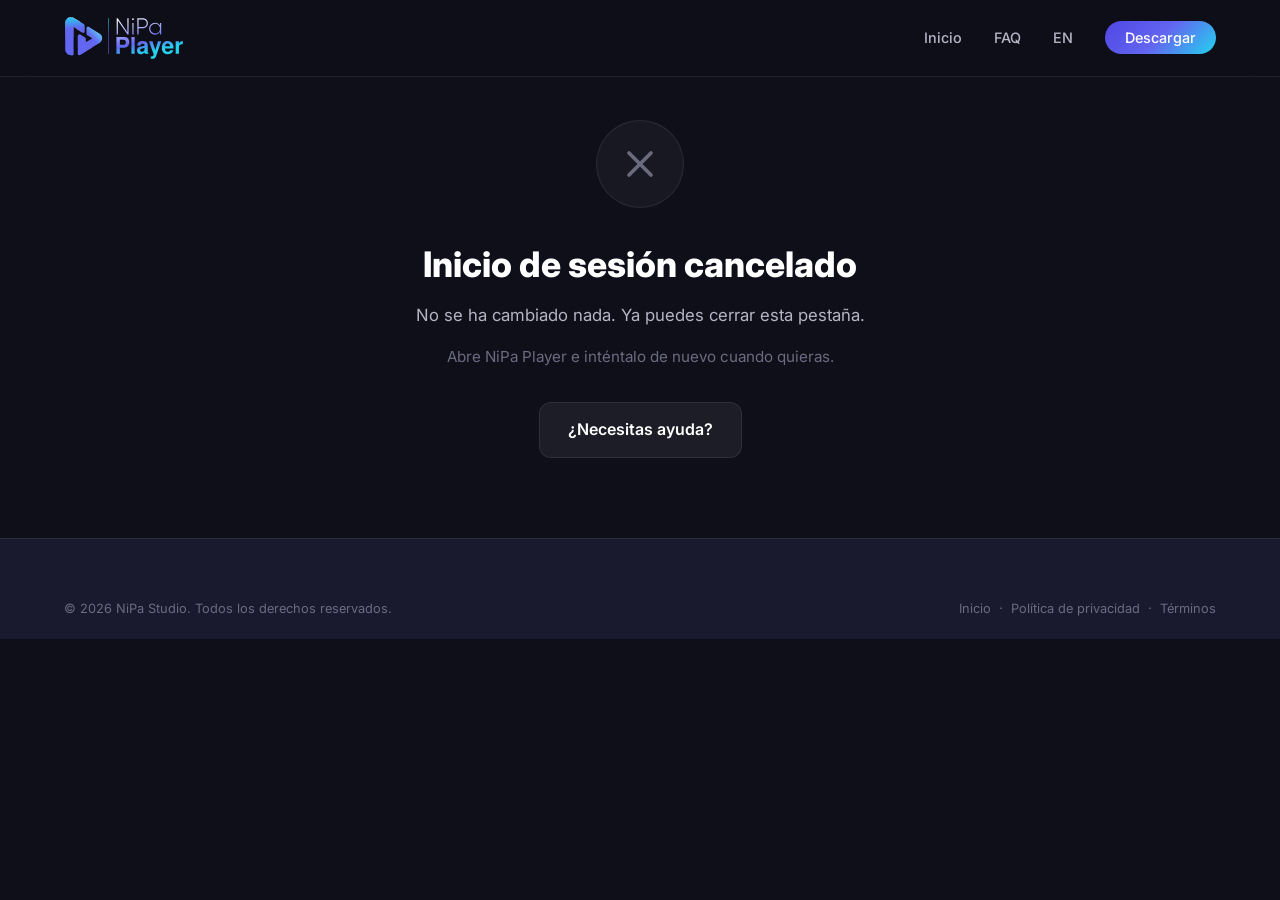
<file: es/sign-in-cancelled.html>
<!DOCTYPE html>
<html lang="es">

<head>
    <meta charset="UTF-8">
    <meta name="viewport" content="width=device-width, initial-scale=1.0">
    <title>Inicio de sesión cancelado — NiPa Player</title>
    <meta name="description" content="El inicio de sesión en NiPa Player se ha cancelado.">
    <!-- Página de aterrizaje del inicio de sesión de escritorio, no un destino
         en sí: fuera de los resultados de búsqueda y del sitemap. -->
    <meta name="robots" content="noindex, nofollow">
    <link rel="icon" href="/favicon.ico" sizes="32x32">
    <link rel="icon" type="image/png" sizes="16x16" href="/assets/favicon-16x16.png">
    <link rel="icon" type="image/png" sizes="32x32" href="/assets/favicon-32x32.png">
    <link rel="icon" type="image/png" sizes="96x96" href="/assets/favicon-96x96.png">
    <link rel="apple-touch-icon" sizes="180x180" href="/assets/apple-touch-icon.png">
    <link rel="manifest" href="/site.webmanifest">
    <meta name="theme-color" content="#0f0f1a">
    <link rel="preconnect" href="https://fonts.googleapis.com">
    <link rel="preconnect" href="https://fonts.gstatic.com" crossorigin>
    <link rel="stylesheet"
        href="https://fonts.googleapis.com/css2?family=Inter:wght@300;400;500;600;700;800;900&display=swap">
    <link rel="stylesheet" href="/assets/css/styles.css">
</head>

<body>

    <!-- Navegación -->
    <nav class="nav scrolled">
        <div class="container">
            <a href="/es/" class="nav-brand">
                <img src="/assets/wordmark.svg" alt="NiPa Player" class="nav-wordmark" height="44">
            </a>
            <ul class="nav-links">
                <li><a href="/es/">Inicio</a></li>
                <li><a href="/es/faq.html">FAQ</a></li>
                <li><a href="/sign-in-cancelled.html" hreflang="en" lang="en">EN</a></li>
                <li><a href="/es/#download" class="nav-cta">Descargar</a></li>
            </ul>
            <button class="nav-toggle"
                onclick="document.querySelector('.nav-links').style.display=document.querySelector('.nav-links').style.display==='flex'?'none':'flex'"
                aria-label="Menú">☰</button>
        </div>
    </nav>

    <!-- Resultado del inicio de sesión -->
    <section class="legal-page">
        <div class="container">
            <div class="legal-content" style="text-align: center; max-width: 560px;">
                <div
                    style="width: 88px; height: 88px; margin: 0 auto 28px; display: flex; align-items: center; justify-content: center; border-radius: 50%; background: rgba(255, 255, 255, 0.04); border: 1px solid rgba(255, 255, 255, 0.08);">
                    <svg xmlns="http://www.w3.org/2000/svg" width="44" height="44" viewBox="0 0 24 24" fill="none"
                        stroke="#6b6b80" stroke-width="2" stroke-linecap="round" stroke-linejoin="round"
                        aria-hidden="true">
                        <path d="M18 6 6 18" />
                        <path d="m6 6 12 12" />
                    </svg>
                </div>

                <h1>Inicio de sesión cancelado</h1>
                <p style="font-size: 1.05rem;">No se ha cambiado nada. Ya puedes cerrar esta pestaña.</p>
                <p style="color: var(--text-muted); font-size: 0.95rem;">Abre NiPa Player e inténtalo de nuevo cuando
                    quieras.</p>

                <div style="display: flex; gap: 16px; justify-content: center; flex-wrap: wrap; margin-top: 32px;">
                    <a href="/es/faq.html" class="btn-secondary">¿Necesitas ayuda?</a>
                </div>
            </div>
        </div>
    </section>

    <!-- Pie -->
    <footer class="footer">
        <div class="container">
            <div class="footer-bottom" style="border-top: none; padding-top: 0;">
                <span>&copy; 2026 NiPa Studio. Todos los derechos reservados.</span>
                <div>
                    <a href="/es/" style="color: var(--text-muted);">Inicio</a> &nbsp;·&nbsp;
                    <a href="/privacy-policy.html" style="color: var(--text-muted);">Política de privacidad</a>
                    &nbsp;·&nbsp;
                    <a href="/terms.html" style="color: var(--text-muted);">Términos</a>
                </div>
            </div>
        </div>
    </footer>

</body>

</html>
</file>
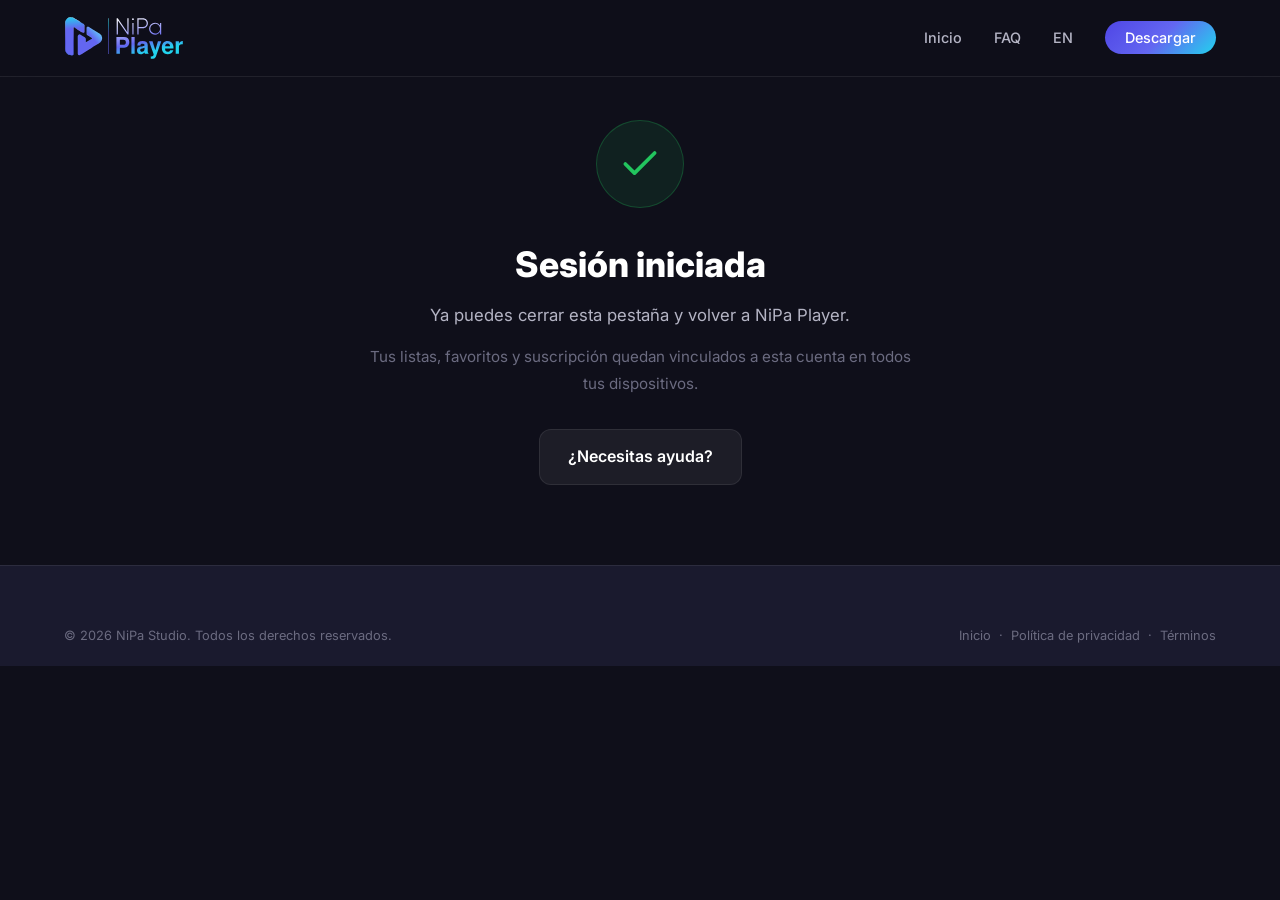
<file: es/signed-in.html>
<!DOCTYPE html>
<html lang="es">

<head>
    <meta charset="UTF-8">
    <meta name="viewport" content="width=device-width, initial-scale=1.0">
    <title>Sesión iniciada — NiPa Player</title>
    <meta name="description" content="Has iniciado sesión en NiPa Player.">
    <!-- Página de aterrizaje del inicio de sesión de escritorio, no un destino
         en sí: fuera de los resultados de búsqueda y del sitemap. -->
    <meta name="robots" content="noindex, nofollow">
    <link rel="icon" href="/favicon.ico" sizes="32x32">
    <link rel="icon" type="image/png" sizes="16x16" href="/assets/favicon-16x16.png">
    <link rel="icon" type="image/png" sizes="32x32" href="/assets/favicon-32x32.png">
    <link rel="icon" type="image/png" sizes="96x96" href="/assets/favicon-96x96.png">
    <link rel="apple-touch-icon" sizes="180x180" href="/assets/apple-touch-icon.png">
    <link rel="manifest" href="/site.webmanifest">
    <meta name="theme-color" content="#0f0f1a">
    <link rel="preconnect" href="https://fonts.googleapis.com">
    <link rel="preconnect" href="https://fonts.gstatic.com" crossorigin>
    <link rel="stylesheet"
        href="https://fonts.googleapis.com/css2?family=Inter:wght@300;400;500;600;700;800;900&display=swap">
    <link rel="stylesheet" href="/assets/css/styles.css">
</head>

<body>

    <!-- Navegación -->
    <nav class="nav scrolled">
        <div class="container">
            <a href="/es/" class="nav-brand">
                <img src="/assets/wordmark.svg" alt="NiPa Player" class="nav-wordmark" height="44">
            </a>
            <ul class="nav-links">
                <li><a href="/es/">Inicio</a></li>
                <li><a href="/es/faq.html">FAQ</a></li>
                <li><a href="/signed-in.html" hreflang="en" lang="en">EN</a></li>
                <li><a href="/es/#download" class="nav-cta">Descargar</a></li>
            </ul>
            <button class="nav-toggle"
                onclick="document.querySelector('.nav-links').style.display=document.querySelector('.nav-links').style.display==='flex'?'none':'flex'"
                aria-label="Menú">☰</button>
        </div>
    </nav>

    <!-- Resultado del inicio de sesión -->
    <section class="legal-page">
        <div class="container">
            <div class="legal-content" style="text-align: center; max-width: 560px;">
                <div
                    style="width: 88px; height: 88px; margin: 0 auto 28px; display: flex; align-items: center; justify-content: center; border-radius: 50%; background: rgba(34, 197, 94, 0.1); border: 1px solid rgba(34, 197, 94, 0.25);">
                    <svg xmlns="http://www.w3.org/2000/svg" width="44" height="44" viewBox="0 0 24 24" fill="none"
                        stroke="#22c55e" stroke-width="2" stroke-linecap="round" stroke-linejoin="round"
                        aria-hidden="true">
                        <path d="M20 6 9 17l-5-5" />
                    </svg>
                </div>

                <h1>Sesión iniciada</h1>
                <p style="font-size: 1.05rem;">Ya puedes cerrar esta pestaña y volver a NiPa Player.</p>
                <p style="color: var(--text-muted); font-size: 0.95rem;">Tus listas, favoritos y suscripción quedan
                    vinculados a esta cuenta en todos tus dispositivos.</p>

                <div style="display: flex; gap: 16px; justify-content: center; flex-wrap: wrap; margin-top: 32px;">
                    <a href="/es/faq.html" class="btn-secondary">¿Necesitas ayuda?</a>
                </div>
            </div>
        </div>
    </section>

    <!-- Pie -->
    <footer class="footer">
        <div class="container">
            <div class="footer-bottom" style="border-top: none; padding-top: 0;">
                <span>&copy; 2026 NiPa Studio. Todos los derechos reservados.</span>
                <div>
                    <a href="/es/" style="color: var(--text-muted);">Inicio</a> &nbsp;·&nbsp;
                    <a href="/privacy-policy.html" style="color: var(--text-muted);">Política de privacidad</a>
                    &nbsp;·&nbsp;
                    <a href="/terms.html" style="color: var(--text-muted);">Términos</a>
                </div>
            </div>
        </div>
    </footer>

</body>

</html>
</file>
<file: assets/css/styles.css>
/* ═══════════════════════════════════════════════════════════
   NiPa Player — Landing Page Styles
   Modern dark theme with glassmorphism & smooth animations
   ═══════════════════════════════════════════════════════════ */

/* ── Fonts ──
   Inter is loaded via <link rel="stylesheet"> in each page's <head>
   (with preconnect) instead of a render-blocking CSS @import. */

/* ── Reset & Base ── */
*,
*::before,
*::after {
  box-sizing: border-box;
  margin: 0;
  padding: 0;
}

:root {
  --bg-primary: #0f0f1a;
  --bg-secondary: #1a1a2e;
  --bg-card: rgba(255, 255, 255, 0.04);
  --bg-card-hover: rgba(255, 255, 255, 0.08);
  --bg-glass: rgba(255, 255, 255, 0.06);
  --border-glass: rgba(255, 255, 255, 0.08);
  --text-primary: #ffffff;
  --text-secondary: #b4b4c4;
  --text-muted: #6b6b80;
  --accent: #6366f1;
  --accent-light: #818cf8;
  --accent-glow: rgba(99, 102, 241, 0.3);
  --gradient-primary: linear-gradient(135deg, #4f46e5, #6366f1, #22d3ee);
  --gradient-hero: linear-gradient(160deg, #0f0f1a 0%, #1a1a2e 50%, #16213e 100%);
  --gradient-card: linear-gradient(135deg, rgba(99, 102, 241, 0.1), rgba(34, 211, 238, 0.05));
  --shadow-glow: 0 0 40px rgba(99, 102, 241, 0.15);
  --radius: 16px;
  --radius-sm: 10px;
  --radius-lg: 24px;
  --transition: 0.3s cubic-bezier(0.4, 0, 0.2, 1);
}

html {
  scroll-behavior: smooth;
  -webkit-font-smoothing: antialiased;
  -moz-osx-font-smoothing: grayscale;
}

body {
  font-family: 'Inter', -apple-system, BlinkMacSystemFont, sans-serif;
  background: var(--bg-primary);
  color: var(--text-primary);
  line-height: 1.6;
  overflow-x: hidden;
}

a {
  color: var(--accent-light);
  text-decoration: none;
  transition: color var(--transition);
}

a:hover {
  color: #c4b5fd;
}

img {
  max-width: 100%;
  height: auto;
}

/* ── Container ── */
.container {
  max-width: 1200px;
  margin: 0 auto;
  padding: 0 24px;
}

/* ── Navigation ── */
.nav {
  position: fixed;
  top: 0;
  left: 0;
  right: 0;
  z-index: 100;
  padding: 16px 0;
  transition: background var(--transition), backdrop-filter var(--transition);
}

.nav.scrolled {
  background: rgba(15, 15, 26, 0.85);
  backdrop-filter: blur(20px);
  -webkit-backdrop-filter: blur(20px);
  border-bottom: 1px solid var(--border-glass);
}

.nav .container {
  display: flex;
  align-items: center;
  justify-content: space-between;
}

.nav-brand {
  display: flex;
  align-items: center;
  gap: 12px;
  font-weight: 700;
  font-size: 1.25rem;
  color: var(--text-primary);
}

.nav-brand img {
  width: 36px;
  height: 36px;
  border-radius: 8px;
}

.nav-brand img.nav-wordmark {
  width: auto;
  height: 44px;
  border-radius: 0;
}

/* ── Inline SVG icons (replace emojis) ── */
.feature-icon svg,
.faq-section-icon svg {
  width: 24px;
  height: 24px;
  color: var(--accent-light);
}

.bento-chip svg {
  width: 14px;
  height: 14px;
  color: var(--accent-light);
  flex-shrink: 0;
}

.icon-inline {
  width: 1em;
  height: 1em;
  vertical-align: -0.125em;
  color: var(--accent-light);
}

.nav-links {
  display: flex;
  align-items: center;
  gap: 32px;
  list-style: none;
}

.nav-links a {
  color: var(--text-secondary);
  font-size: 0.9rem;
  font-weight: 500;
  transition: color var(--transition);
}

.nav-links a:hover {
  color: var(--text-primary);
}

.nav-cta {
  padding: 8px 20px;
  background: var(--gradient-primary);
  border-radius: 99px;
  color: white !important;
  font-weight: 600;
  font-size: 0.85rem;
  transition: transform var(--transition), box-shadow var(--transition);
}

.nav-cta:hover {
  transform: translateY(-1px);
  box-shadow: var(--shadow-glow);
  color: white !important;
}

.nav-toggle {
  display: none;
  background: none;
  border: none;
  color: var(--text-primary);
  font-size: 1.5rem;
  cursor: pointer;
}

/* ── Hero ── */
.hero {
  position: relative;
  min-height: 100vh;
  display: flex;
  align-items: center;
  background: var(--gradient-hero);
  padding-top: 80px;
  overflow: hidden;
}

.hero::before {
  content: '';
  position: absolute;
  top: -200px;
  right: -200px;
  width: 600px;
  height: 600px;
  background: radial-gradient(circle, rgba(99, 102, 241, 0.12), transparent 70%);
  pointer-events: none;
}

.hero::after {
  content: '';
  position: absolute;
  bottom: -200px;
  left: -200px;
  width: 500px;
  height: 500px;
  background: radial-gradient(circle, rgba(34, 211, 238, 0.08), transparent 70%);
  pointer-events: none;
}

.hero .container {
  display: grid;
  grid-template-columns: 1fr 1fr;
  gap: 60px;
  align-items: center;
  position: relative;
  z-index: 1;
}

.hero-content {
  animation: fadeInUp 0.8s ease-out;
}

.hero-badge {
  display: inline-flex;
  align-items: center;
  gap: 8px;
  padding: 6px 16px;
  background: var(--bg-glass);
  border: 1px solid var(--border-glass);
  border-radius: 99px;
  font-size: 0.8rem;
  font-weight: 500;
  color: var(--accent-light);
  margin-bottom: 24px;
}

.hero-badge .dot {
  width: 6px;
  height: 6px;
  background: #22c55e;
  border-radius: 50%;
  animation: pulse 2s infinite;
}

.hero h1 {
  font-size: clamp(2.5rem, 5vw, 4rem);
  font-weight: 800;
  line-height: 1.1;
  letter-spacing: -0.02em;
  margin-bottom: 20px;
}

.hero h1 .gradient-text {
  background: var(--gradient-primary);
  -webkit-background-clip: text;
  -webkit-text-fill-color: transparent;
  background-clip: text;
}

.hero p {
  font-size: 1.15rem;
  color: var(--text-secondary);
  max-width: 500px;
  margin-bottom: 36px;
  line-height: 1.7;
}

.hero-buttons {
  display: flex;
  gap: 16px;
  flex-wrap: wrap;
}

.btn-primary {
  display: inline-flex;
  align-items: center;
  gap: 10px;
  padding: 14px 28px;
  background: var(--gradient-primary);
  color: white;
  border: none;
  border-radius: 12px;
  font-size: 1rem;
  font-weight: 600;
  cursor: pointer;
  transition: transform var(--transition), box-shadow var(--transition);
}

.btn-primary:hover {
  transform: translateY(-2px);
  box-shadow: var(--shadow-glow);
  color: white;
}

.btn-secondary {
  display: inline-flex;
  align-items: center;
  gap: 10px;
  padding: 14px 28px;
  background: var(--bg-glass);
  color: var(--text-primary);
  border: 1px solid var(--border-glass);
  border-radius: 12px;
  font-size: 1rem;
  font-weight: 600;
  cursor: pointer;
  transition: transform var(--transition), background var(--transition);
}

.btn-secondary:hover {
  transform: translateY(-2px);
  background: var(--bg-card-hover);
  color: var(--text-primary);
}

.hero-visual {
  display: flex;
  justify-content: center;
  animation: fadeInUp 0.8s ease-out 0.2s backwards;
}

.phone-mockup {
  position: relative;
  width: 280px;
}

.phone-frame {
  width: 100%;
  border-radius: 36px;
  box-shadow: 0 25px 80px rgba(0, 0, 0, 0.5), var(--shadow-glow);
  border: 2px solid rgba(255, 255, 255, 0.1);
  overflow: hidden;
}

.phone-mockup .glow {
  position: absolute;
  top: 50%;
  left: 50%;
  transform: translate(-50%, -50%);
  width: 120%;
  height: 120%;
  background: radial-gradient(ellipse, rgba(99, 102, 241, 0.15), transparent 70%);
  pointer-events: none;
  z-index: -1;
}

/* ── Store Badges ── */
.store-badges {
  display: flex;
  gap: 14px;
  margin-top: 20px;
  flex-wrap: wrap;
}

.store-badge-link {
  display: inline-block;
  transition: transform var(--transition), opacity var(--transition);
  border-radius: 8px;
}

.store-badge-link:hover {
  transform: scale(1.06);
  opacity: 0.9;
}

.store-badge-link svg {
  display: block;
  border-radius: 8px;
}

/* Official store badge artwork, both cropped to their visible edges so they
   render in an identical 162x54 box (the Google art is ~10% wider by
   nature, so it is squeezed slightly to match Apple's proportions). */
.store-badge-link .badge-appstore {
  display: block;
  width: 162px;
  height: 54px;
}

.store-badge-link .badge-gplay {
  display: block;
  width: 162px;
  height: 54px;
}

.store-badge {
  height: 44px;
  border-radius: 8px;
  transition: transform var(--transition);
}

.store-badge:hover {
  transform: scale(1.05);
}

/* ── Section ── */
.section {
  padding: 100px 0;
  position: relative;
}

.section-alt {
  background: var(--bg-secondary);
}

.section-header {
  text-align: center;
  max-width: 600px;
  margin: 0 auto 60px;
}

.section-header .overline {
  display: inline-block;
  font-size: 0.8rem;
  font-weight: 600;
  text-transform: uppercase;
  letter-spacing: 0.1em;
  color: var(--accent-light);
  margin-bottom: 12px;
}

.section-header h2 {
  font-size: clamp(1.8rem, 3.5vw, 2.8rem);
  font-weight: 800;
  line-height: 1.15;
  letter-spacing: -0.02em;
  margin-bottom: 16px;
}

.section-header p {
  font-size: 1.05rem;
  color: var(--text-secondary);
  line-height: 1.7;
}

/* ── Features Grid ── */
.features-grid {
  display: grid;
  grid-template-columns: repeat(3, 1fr);
  gap: 24px;
}

.feature-card {
  padding: 32px;
  background: var(--bg-card);
  border: 1px solid var(--border-glass);
  border-radius: var(--radius);
  transition: transform var(--transition), background var(--transition), border-color var(--transition);
  position: relative;
  overflow: hidden;
}

.feature-card::before {
  content: '';
  position: absolute;
  top: 0;
  left: 0;
  right: 0;
  height: 2px;
  background: var(--gradient-primary);
  opacity: 0;
  transition: opacity var(--transition);
}

.feature-card:hover {
  transform: translateY(-4px);
  background: var(--bg-card-hover);
  border-color: rgba(99, 102, 241, 0.2);
}

.feature-card:hover::before {
  opacity: 1;
}

.feature-icon {
  width: 48px;
  height: 48px;
  display: flex;
  align-items: center;
  justify-content: center;
  background: var(--gradient-card);
  border-radius: 12px;
  font-size: 1.4rem;
  margin-bottom: 20px;
}

.feature-card h3 {
  font-size: 1.1rem;
  font-weight: 700;
  margin-bottom: 8px;
}

.feature-card p {
  font-size: 0.9rem;
  color: var(--text-secondary);
  line-height: 1.6;
}

/* ── Bento Grid (Features) ── */
.bento {
  display: grid;
  grid-template-columns: repeat(6, 1fr);
  grid-auto-rows: minmax(140px, auto);
  gap: 16px;
}

.bento-card {
  position: relative;
  padding: 22px 24px;
  background: var(--bg-card);
  border: 1px solid var(--border-glass);
  border-radius: var(--radius);
  overflow: hidden;
  transition: transform var(--transition), background var(--transition), border-color var(--transition);
  grid-column: span 2;
}

.bento-head {
  display: flex;
  align-items: center;
  gap: 12px;
  margin-bottom: 8px;
  position: relative;
}

.bento-head .feature-icon {
  width: 32px;
  height: 32px;
  font-size: 1rem;
  margin-bottom: 0;
  flex-shrink: 0;
}

.bento-head h3 {
  margin-bottom: 0;
}

.bento-card::before {
  content: '';
  position: absolute;
  inset: 0;
  background: radial-gradient(circle at 0% 0%, rgba(99, 102, 241, 0.08), transparent 60%);
  opacity: 0;
  transition: opacity var(--transition);
  pointer-events: none;
}

.bento-card:hover {
  transform: translateY(-4px);
  background: var(--bg-card-hover);
  border-color: rgba(99, 102, 241, 0.25);
}

.bento-card:hover::before {
  opacity: 1;
}

.bento-card h3 {
  font-size: 1.1rem;
  font-weight: 700;
  margin-bottom: 8px;
  position: relative;
}

.bento-card p {
  font-size: 0.9rem;
  color: var(--text-secondary);
  line-height: 1.6;
  position: relative;
}

.bento-card .feature-icon {
  width: 44px;
  height: 44px;
  font-size: 1.3rem;
  margin-bottom: 18px;
}

/* Size variants */
.bento-sm { grid-column: span 2; }
.bento-md { grid-column: span 3; }
.bento-hero {
  grid-column: span 4;
  grid-row: span 2;
  background: linear-gradient(135deg, rgba(99, 102, 241, 0.15), rgba(34, 211, 238, 0.06) 60%, var(--bg-card) 100%);
  border-color: rgba(99, 102, 241, 0.25);
  display: flex;
  align-items: flex-end;
  padding: 36px;
}

.bento-hero-content {
  position: relative;
  z-index: 1;
  max-width: 480px;
}

.bento-hero h3 {
  font-size: 1.75rem;
  margin: 14px 0 12px;
  line-height: 1.2;
}

.bento-hero p {
  font-size: 1rem;
  color: var(--text-secondary);
}

.bento-tag {
  display: inline-block;
  padding: 6px 12px;
  font-size: 0.72rem;
  font-weight: 600;
  text-transform: uppercase;
  letter-spacing: 0.08em;
  color: var(--accent-light);
  background: rgba(99, 102, 241, 0.15);
  border: 1px solid rgba(99, 102, 241, 0.3);
  border-radius: 999px;
}

.bento-chips {
  display: flex;
  flex-wrap: wrap;
  gap: 8px;
  margin-top: 20px;
}

.bento-chip {
  display: inline-flex;
  align-items: center;
  gap: 6px;
  padding: 7px 12px;
  font-size: 0.8rem;
  font-weight: 500;
  color: var(--text-primary);
  background: rgba(255, 255, 255, 0.06);
  border: 1px solid var(--border-glass);
  border-radius: 10px;
}

.bento-hero-glow {
  position: absolute;
  top: -120px;
  right: -120px;
  width: 360px;
  height: 360px;
  background: radial-gradient(circle, rgba(34, 211, 238, 0.35), transparent 65%);
  filter: blur(40px);
  pointer-events: none;
}

.bento-accent {
  background: linear-gradient(135deg, rgba(99, 102, 241, 0.10), var(--bg-card) 70%);
  border-color: rgba(99, 102, 241, 0.18);
}

.bento-note {
  display: inline-block;
  margin-top: 6px;
  padding: 2px 8px;
  font-size: 0.72rem;
  font-weight: 600;
  color: var(--accent-light);
  background: rgba(99, 102, 241, 0.12);
  border-radius: 6px;
}

/* Tablet */
@media (max-width: 1024px) {
  .bento {
    grid-template-columns: repeat(4, 1fr);
  }
  .bento-hero { grid-column: span 4; grid-row: span 1; }
  .bento-hero h3 { font-size: 1.5rem; }
  .bento-md { grid-column: span 2; }
  .bento-sm { grid-column: span 2; }
}

/* Mobile */
@media (max-width: 640px) {
  .bento {
    grid-template-columns: 1fr;
    gap: 14px;
  }
  .bento-card,
  .bento-hero,
  .bento-md,
  .bento-sm { grid-column: span 1; }
  .bento-hero { padding: 28px; }
  .bento-hero h3 { font-size: 1.4rem; }
}

/* ── Screenshots Carousel ── */
.screenshots-scroll {
  display: flex;
  gap: 20px;
  overflow-x: auto;
  scroll-snap-type: x mandatory;
  -webkit-overflow-scrolling: touch;
  padding: 20px 0 40px;
  scrollbar-width: none;
}

.screenshots-scroll::-webkit-scrollbar {
  display: none;
}

.screenshot-item {
  flex: 0 0 auto;
  scroll-snap-align: center;
}

.screenshot-item img {
  width: 240px;
  border-radius: 20px;
  box-shadow: 0 10px 40px rgba(0, 0, 0, 0.4);
  border: 1px solid rgba(255, 255, 255, 0.08);
  transition: transform var(--transition);
}

.screenshot-item img:hover {
  transform: scale(1.03);
}

.screenshot-item.landscape {
  align-self: center;
}

.screenshot-item.landscape img {
  width: 480px;
  height: auto;
  border-radius: 16px;
}

/* ── Highlights (alternating rows) ── */
.highlight-row {
  display: grid;
  grid-template-columns: 1fr 1fr;
  gap: 60px;
  align-items: center;
  margin-bottom: 80px;
}

.highlight-row:last-child {
  margin-bottom: 0;
}

.highlight-row.reverse {
  direction: rtl;
}

.highlight-row.reverse>* {
  direction: ltr;
}

.highlight-visual {
  position: relative;
}

.highlight-visual img {
  width: 100%;
  border-radius: var(--radius);
  box-shadow: 0 20px 60px rgba(0, 0, 0, 0.4);
  border: 1px solid var(--border-glass);
}

.highlight-content .overline {
  font-size: 0.8rem;
  font-weight: 600;
  text-transform: uppercase;
  letter-spacing: 0.1em;
  color: var(--accent-light);
  margin-bottom: 12px;
  display: block;
}

.highlight-content h3 {
  font-size: 1.8rem;
  font-weight: 800;
  margin-bottom: 16px;
  line-height: 1.2;
}

.highlight-content p {
  color: var(--text-secondary);
  line-height: 1.7;
  margin-bottom: 20px;
}

.highlight-features {
  list-style: none;
  display: flex;
  flex-direction: column;
  gap: 10px;
}

.highlight-features li {
  display: flex;
  align-items: center;
  gap: 10px;
  font-size: 0.95rem;
  color: var(--text-secondary);
}

.highlight-features li .check {
  color: #22c55e;
  font-size: 1.1rem;
}

/* ── Stats ── */
.stats-row {
  display: grid;
  grid-template-columns: repeat(4, 1fr);
  gap: 24px;
  text-align: center;
}

.stat-item {
  padding: 32px 16px;
  background: var(--bg-card);
  border: 1px solid var(--border-glass);
  border-radius: var(--radius);
}

.stat-number {
  font-size: 2.5rem;
  font-weight: 800;
  background: var(--gradient-primary);
  -webkit-background-clip: text;
  -webkit-text-fill-color: transparent;
  background-clip: text;
  margin-bottom: 4px;
}

.stat-label {
  font-size: 0.85rem;
  color: var(--text-muted);
  font-weight: 500;
}

/* ── Pricing ── */
.pricing-grid {
  display: grid;
  grid-template-columns: repeat(3, 1fr);
  gap: 24px;
  max-width: 900px;
  margin: 0 auto;
}

.pricing-card {
  padding: 32px;
  background: var(--bg-card);
  border: 1px solid var(--border-glass);
  border-radius: var(--radius);
  text-align: center;
  position: relative;
  transition: transform var(--transition);
}

.pricing-card.featured {
  border-color: var(--accent);
  background: var(--gradient-card);
  transform: scale(1.05);
}

.pricing-card.featured::before {
  content: 'Best Value';
  position: absolute;
  top: -12px;
  left: 50%;
  transform: translateX(-50%);
  padding: 4px 16px;
  background: var(--gradient-primary);
  border-radius: 99px;
  font-size: 0.75rem;
  font-weight: 600;
  color: white;
}

.pricing-card:hover {
  transform: translateY(-4px);
}

.pricing-card.featured:hover {
  transform: scale(1.05) translateY(-4px);
}

.pricing-title {
  font-size: 1rem;
  font-weight: 600;
  margin-bottom: 8px;
  color: var(--text-secondary);
}

.pricing-price {
  font-size: 2.4rem;
  font-weight: 800;
  margin-bottom: 4px;
}

.pricing-period {
  font-size: 0.8rem;
  color: var(--text-muted);
  margin-bottom: 24px;
}

.pricing-features {
  list-style: none;
  display: flex;
  flex-direction: column;
  gap: 10px;
  margin-bottom: 28px;
  text-align: left;
}

.pricing-features li {
  font-size: 0.9rem;
  color: var(--text-secondary);
  display: flex;
  align-items: center;
  gap: 8px;
}

.pricing-features li::before {
  content: '✓';
  color: #22c55e;
  font-weight: 700;
}

/* ── CTA Section ── */
.cta-section {
  text-align: center;
  padding: 100px 0;
  position: relative;
  overflow: hidden;
}

.cta-section::before {
  content: '';
  position: absolute;
  top: 50%;
  left: 50%;
  transform: translate(-50%, -50%);
  width: 600px;
  height: 600px;
  background: radial-gradient(circle, rgba(99, 102, 241, 0.12), transparent 60%);
  pointer-events: none;
}

.cta-section h2 {
  font-size: clamp(2rem, 4vw, 3rem);
  font-weight: 800;
  margin-bottom: 16px;
  position: relative;
}

.cta-section p {
  color: var(--text-secondary);
  font-size: 1.1rem;
  margin-bottom: 36px;
  position: relative;
}

.cta-buttons {
  display: flex;
  justify-content: center;
  gap: 16px;
  flex-wrap: wrap;
  position: relative;
}

/* ── Footer ── */
.footer {
  padding: 60px 0 30px;
  background: var(--bg-secondary);
  border-top: 1px solid var(--border-glass);
}

.footer-grid {
  display: grid;
  grid-template-columns: 2fr 1fr 1fr 1fr;
  gap: 40px;
  margin-bottom: 40px;
}

.footer-brand p {
  color: var(--text-secondary);
  font-size: 0.9rem;
  margin-top: 12px;
  max-width: 300px;
  line-height: 1.6;
}

.footer-col h4 {
  font-size: 0.85rem;
  font-weight: 700;
  text-transform: uppercase;
  letter-spacing: 0.08em;
  margin-bottom: 16px;
  color: var(--text-primary);
}

.footer-col ul {
  list-style: none;
  display: flex;
  flex-direction: column;
  gap: 10px;
}

.footer-col a {
  color: var(--text-muted);
  font-size: 0.9rem;
  transition: color var(--transition);
}

.footer-col a:hover {
  color: var(--text-primary);
}

.footer-bottom {
  padding-top: 24px;
  border-top: 1px solid var(--border-glass);
  display: flex;
  justify-content: space-between;
  align-items: center;
  font-size: 0.8rem;
  color: var(--text-muted);
}

.footer-social {
  display: flex;
  gap: 16px;
}

.footer-social a {
  color: var(--text-muted);
  font-size: 1.2rem;
  transition: color var(--transition);
}

.footer-social a:hover {
  color: var(--accent-light);
}

/* ── Animations ── */
@keyframes fadeInUp {
  from {
    opacity: 0;
    transform: translateY(30px);
  }

  to {
    opacity: 1;
    transform: translateY(0);
  }
}

@keyframes pulse {

  0%,
  100% {
    opacity: 1;
  }

  50% {
    opacity: 0.5;
  }
}

@keyframes float {

  0%,
  100% {
    transform: translateY(0);
  }

  50% {
    transform: translateY(-10px);
  }
}

/* Intersection Observer animations */
.animate-on-scroll {
  opacity: 0;
  transform: translateY(30px);
  transition: opacity 0.6s ease-out, transform 0.6s ease-out;
}

.animate-on-scroll.visible {
  opacity: 1;
  transform: translateY(0);
}

/* ── Responsive ── */

/* --- Tablet (max 968px) --- */
@media (max-width: 968px) {
  .hero {
    min-height: auto;
    padding: 100px 0 60px;
  }

  .hero .container {
    grid-template-columns: 1fr;
    text-align: center;
    gap: 40px;
  }

  .hero p {
    margin-left: auto;
    margin-right: auto;
  }

  .hero-buttons {
    justify-content: center;
  }

  .hero-visual {
    order: -1;
  }

  .features-grid {
    grid-template-columns: repeat(2, 1fr);
  }

  .highlight-row,
  .highlight-row.reverse {
    grid-template-columns: 1fr;
    gap: 40px;
    direction: ltr;
  }

  .stats-row {
    grid-template-columns: repeat(2, 1fr);
  }

  .pricing-grid {
    grid-template-columns: 1fr;
    max-width: 400px;
  }

  .pricing-card.featured {
    transform: none;
  }

  .pricing-card.featured:hover {
    transform: translateY(-4px);
  }

  .footer-grid {
    grid-template-columns: 1fr 1fr;
  }

  .phone-mockup {
    width: 220px;
  }

  .section {
    padding: 70px 0;
  }

  .cta-section {
    padding: 70px 0;
  }
}

/* --- Mobile Nav Menu --- */
.nav-menu-open {
  display: flex !important;
  position: fixed;
  top: 0;
  left: 0;
  right: 0;
  bottom: 0;
  flex-direction: column;
  align-items: center;
  justify-content: center;
  gap: 24px;
  background: rgba(15, 15, 26, 0.97);
  backdrop-filter: blur(20px);
  -webkit-backdrop-filter: blur(20px);
  z-index: 99;
  animation: fadeIn 0.2s ease-out;
}

.nav-menu-open a {
  font-size: 1.3rem !important;
  color: var(--text-primary) !important;
}

.nav-menu-open .nav-cta {
  font-size: 1rem !important;
  padding: 12px 32px;
}

@keyframes fadeIn {
  from {
    opacity: 0;
  }

  to {
    opacity: 1;
  }
}

/* --- Small tablet / large phone (max 768px) --- */
@media (max-width: 768px) {
  .nav-links {
    display: none;
  }

  .nav-toggle {
    display: block;
  }

  .container {
    padding: 0 20px;
  }

  .features-grid {
    grid-template-columns: 1fr;
    gap: 16px;
  }

  .feature-card {
    padding: 24px;
  }

  .section-header {
    margin-bottom: 36px;
  }

  .section-header h2 {
    font-size: 1.6rem;
  }

  .hero h1 {
    font-size: 2rem;
  }

  .hero p {
    font-size: 1rem;
  }

  .hero-badge {
    font-size: 0.75rem;
  }

  .stats-row {
    grid-template-columns: repeat(2, 1fr);
    gap: 12px;
  }

  .stat-item {
    padding: 20px 12px;
  }

  .stat-number {
    font-size: 2rem;
  }

  .footer-grid {
    grid-template-columns: 1fr;
    gap: 28px;
  }

  .footer-bottom {
    flex-direction: column;
    gap: 16px;
    text-align: center;
  }

  .footer {
    padding: 40px 0 24px;
  }

  .store-badges {
    justify-content: center;
  }

  .screenshots-scroll {
    padding: 20px 20px 40px;
    gap: 14px;
  }

  .screenshot-item img {
    width: 200px;
    border-radius: 16px;
  }

  .pricing-grid {
    max-width: 100%;
    gap: 16px;
  }

  .pricing-card {
    padding: 24px 20px;
  }

  .pricing-price {
    font-size: 2rem;
  }

  .cta-section h2 {
    font-size: 1.6rem;
  }

  .cta-section p {
    font-size: 0.95rem;
  }

  .btn-primary,
  .btn-secondary {
    padding: 12px 22px;
    font-size: 0.9rem;
  }

  .phone-mockup {
    width: 200px;
  }

  .highlight-content h3 {
    font-size: 1.4rem;
  }

  /* Legal pages */
  .legal-page {
    padding-top: 90px;
    padding-bottom: 50px;
  }

  .legal-content h1 {
    font-size: 1.7rem;
  }

  .legal-content h2 {
    font-size: 1.15rem;
    margin-top: 28px;
  }
}

/* --- Phone (max 480px) --- */
@media (max-width: 480px) {
  .container {
    padding: 0 16px;
  }

  .hero {
    padding: 90px 0 50px;
  }

  .hero h1 {
    font-size: 1.75rem;
  }

  .hero p {
    font-size: 0.92rem;
    margin-bottom: 28px;
  }

  .hero-badge {
    font-size: 0.7rem;
    padding: 5px 12px;
    margin-bottom: 16px;
  }

  .hero-buttons {
    flex-direction: column;
    align-items: center;
    gap: 12px;
  }

  .hero-buttons .btn-primary,
  .hero-buttons .btn-secondary {
    width: 100%;
    justify-content: center;
  }

  .store-badges {
    flex-direction: column;
    align-items: center;
    gap: 10px;
  }

  .phone-mockup {
    width: 180px;
  }

  .section {
    padding: 50px 0;
  }

  .section-header h2 {
    font-size: 1.4rem;
  }

  .section-header p {
    font-size: 0.9rem;
  }

  .section-header {
    margin-bottom: 28px;
  }

  .feature-card {
    padding: 20px;
  }

  .feature-icon {
    width: 40px;
    height: 40px;
    font-size: 1.2rem;
    margin-bottom: 14px;
  }

  .feature-card h3 {
    font-size: 1rem;
  }

  .feature-card p {
    font-size: 0.85rem;
  }

  .stats-row {
    gap: 10px;
  }

  .stat-item {
    padding: 16px 8px;
  }

  .stat-number {
    font-size: 1.6rem;
  }

  .stat-label {
    font-size: 0.75rem;
  }

  .screenshot-item img {
    width: 170px;
    border-radius: 14px;
  }

  .pricing-card {
    padding: 20px 16px;
  }

  .pricing-price {
    font-size: 1.8rem;
  }

  .pricing-period {
    font-size: 0.75rem;
  }

  .pricing-features li {
    font-size: 0.85rem;
  }

  .cta-section {
    padding: 50px 0;
  }

  .cta-section h2 {
    font-size: 1.4rem;
  }

  .cta-buttons {
    flex-direction: column;
    align-items: center;
  }

  .cta-buttons .btn-primary {
    width: 100%;
    justify-content: center;
  }

  .footer {
    padding: 30px 0 20px;
  }

  .footer-grid {
    gap: 20px;
  }

  .footer-brand p {
    font-size: 0.85rem;
  }

  .footer-col h4 {
    font-size: 0.8rem;
    margin-bottom: 10px;
  }

  .footer-col a {
    font-size: 0.85rem;
  }

  /* Legal pages on small phones */
  .legal-page {
    padding-top: 80px;
    padding-bottom: 40px;
  }

  .legal-content h1 {
    font-size: 1.5rem;
  }

  .legal-content h2 {
    font-size: 1.1rem;
    margin-top: 24px;
  }

  .legal-content p,
  .legal-content li {
    font-size: 0.88rem;
    line-height: 1.7;
  }

  .legal-content ul {
    padding-left: 16px;
  }
}

/* ── Safe area for notched phones ── */
@supports (padding: env(safe-area-inset-bottom)) {
  .footer {
    padding-bottom: calc(20px + env(safe-area-inset-bottom));
  }

  .nav {
    padding-top: calc(16px + env(safe-area-inset-top));
  }
}

/* ── Privacy Policy Styles ── */
.legal-page {
  padding-top: 120px;
  padding-bottom: 80px;
}

.legal-content {
  max-width: 800px;
  margin: 0 auto;
}

.legal-content h1 {
  font-size: 2.2rem;
  font-weight: 800;
  margin-bottom: 8px;
}

.legal-content .last-updated {
  color: var(--text-muted);
  font-size: 0.9rem;
  margin-bottom: 40px;
}

.legal-content h2 {
  font-size: 1.4rem;
  font-weight: 700;
  margin-top: 40px;
  margin-bottom: 12px;
  color: var(--accent-light);
}

.legal-content p,
.legal-content li {
  color: var(--text-secondary);
  line-height: 1.8;
  margin-bottom: 12px;
}

.legal-content ul {
  padding-left: 20px;
  margin-bottom: 16px;
}

.legal-content a {
  color: var(--accent-light);
}

/* Buttons keep their own colour inside legal-style pages. The rule above is
   more specific than .btn-primary / .btn-secondary, so without this a button
   placed here gets repainted accent-light — unreadable on the primary
   gradient. */
.legal-content .btn-primary {
  color: #fff;
}

.legal-content .btn-secondary {
  color: var(--text-primary);
}

/* ── FAQ Page ── */
.faq-wrapper {
  max-width: 800px;
  margin: 0 auto;
}

.faq-search-wrapper {
  position: relative;
  margin-bottom: 48px;
}

.faq-search-icon {
  position: absolute;
  left: 20px;
  top: 50%;
  transform: translateY(-50%);
  color: var(--text-muted);
  pointer-events: none;
}

.faq-search {
  width: 100%;
  padding: 16px 20px 16px 52px;
  background: var(--bg-card);
  border: 1px solid var(--border-glass);
  border-radius: 14px;
  color: var(--text-primary);
  font-family: 'Inter', sans-serif;
  font-size: 1rem;
  outline: none;
  transition: border-color var(--transition), box-shadow var(--transition);
}

.faq-search::placeholder {
  color: var(--text-muted);
}

.faq-search:focus {
  border-color: var(--accent);
  box-shadow: 0 0 0 3px var(--accent-glow);
}

.faq-section {
  margin-bottom: 36px;
}

.faq-section-title {
  display: flex;
  align-items: center;
  gap: 12px;
  margin-bottom: 16px;
  padding-bottom: 12px;
  border-bottom: 1px solid var(--border-glass);
}

.faq-section-icon {
  width: 40px;
  height: 40px;
  display: flex;
  align-items: center;
  justify-content: center;
  background: var(--gradient-card);
  border-radius: 10px;
  font-size: 1.2rem;
  flex-shrink: 0;
}

.faq-section-title h2 {
  font-size: 1.25rem;
  font-weight: 700;
  color: var(--text-primary);
  margin: 0;
}

.faq-item {
  border: 1px solid var(--border-glass);
  border-radius: 12px;
  margin-bottom: 8px;
  background: var(--bg-card);
  overflow: hidden;
  transition: border-color var(--transition), background var(--transition);
}

.faq-item:hover {
  border-color: rgba(99, 102, 241, 0.15);
}

.faq-item.open {
  border-color: rgba(99, 102, 241, 0.25);
  background: var(--bg-card-hover);
}

.faq-question {
  width: 100%;
  display: flex;
  align-items: center;
  justify-content: space-between;
  gap: 16px;
  padding: 18px 20px;
  background: none;
  border: none;
  color: var(--text-primary);
  font-family: 'Inter', sans-serif;
  font-size: 0.95rem;
  font-weight: 600;
  text-align: left;
  cursor: pointer;
  transition: color var(--transition);
}

.faq-question:hover {
  color: var(--accent-light);
}

.faq-chevron {
  flex-shrink: 0;
  transition: transform 0.3s ease;
  color: var(--text-muted);
}

.faq-item.open .faq-chevron {
  transform: rotate(180deg);
  color: var(--accent-light);
}

.faq-answer {
  max-height: 0;
  overflow: hidden;
  transition: max-height 0.4s cubic-bezier(0.4, 0, 0.2, 1);
}

.faq-item.open .faq-answer {
  max-height: 600px;
}

.faq-answer-inner {
  padding: 0 20px 20px;
  color: var(--text-secondary);
  font-size: 0.9rem;
  line-height: 1.8;
}

.faq-answer-inner a {
  color: var(--accent-light);
  text-decoration: underline;
  text-underline-offset: 2px;
}

.faq-answer-inner strong {
  color: var(--text-primary);
  font-weight: 600;
}

.faq-no-results {
  text-align: center;
  padding: 60px 20px;
  color: var(--text-secondary);
  font-size: 1.05rem;
}

.faq-no-results a {
  color: var(--accent-light);
}

/* FAQ responsive */
@media (max-width: 768px) {
  .faq-search {
    font-size: 0.9rem;
    padding: 14px 16px 14px 46px;
  }

  .faq-question {
    font-size: 0.9rem;
    padding: 16px;
  }

  .faq-answer-inner {
    padding: 0 16px 16px;
    font-size: 0.85rem;
  }

  .faq-section-title h2 {
    font-size: 1.1rem;
  }
}

@media (max-width: 480px) {
  .faq-search-wrapper {
    margin-bottom: 32px;
  }

  .faq-section {
    margin-bottom: 28px;
  }

  .faq-question {
    font-size: 0.85rem;
    padding: 14px;
  }

  .faq-answer-inner {
    font-size: 0.82rem;
    padding: 0 14px 14px;
  }
}
</file>
